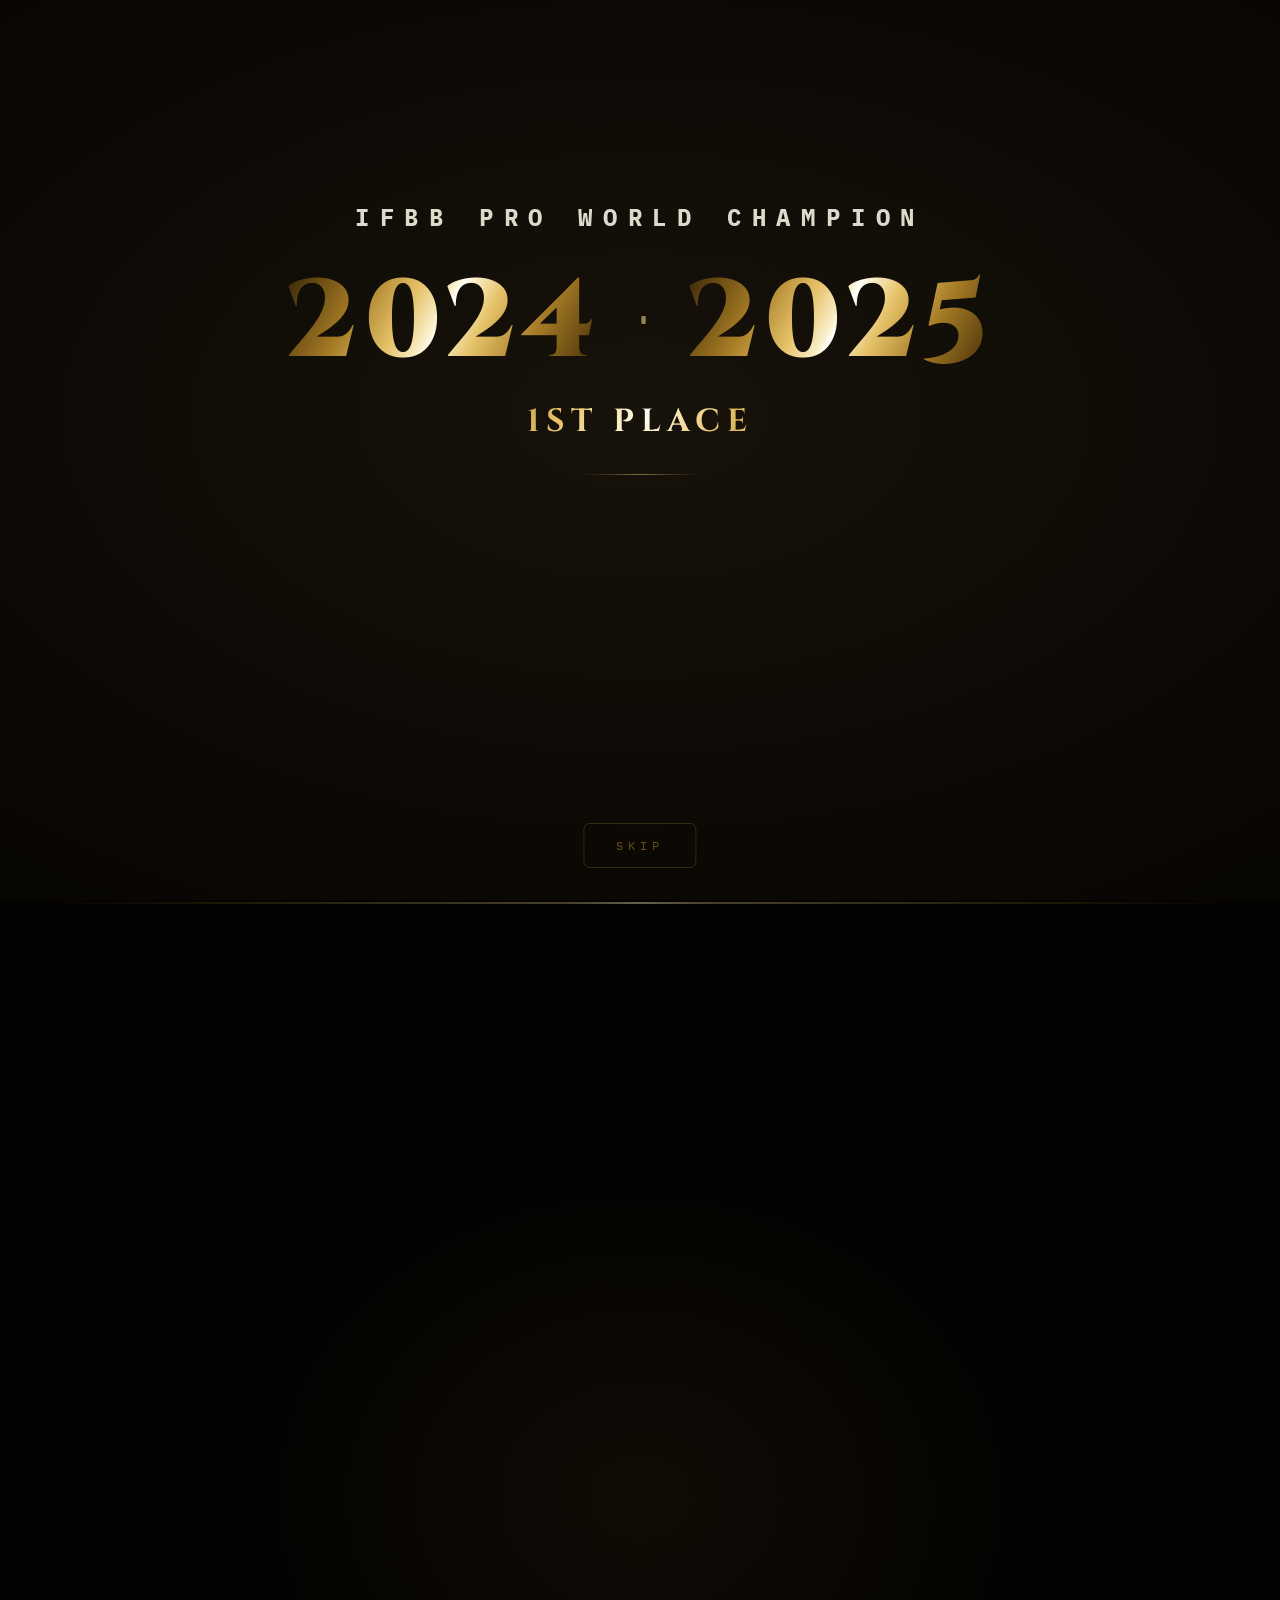
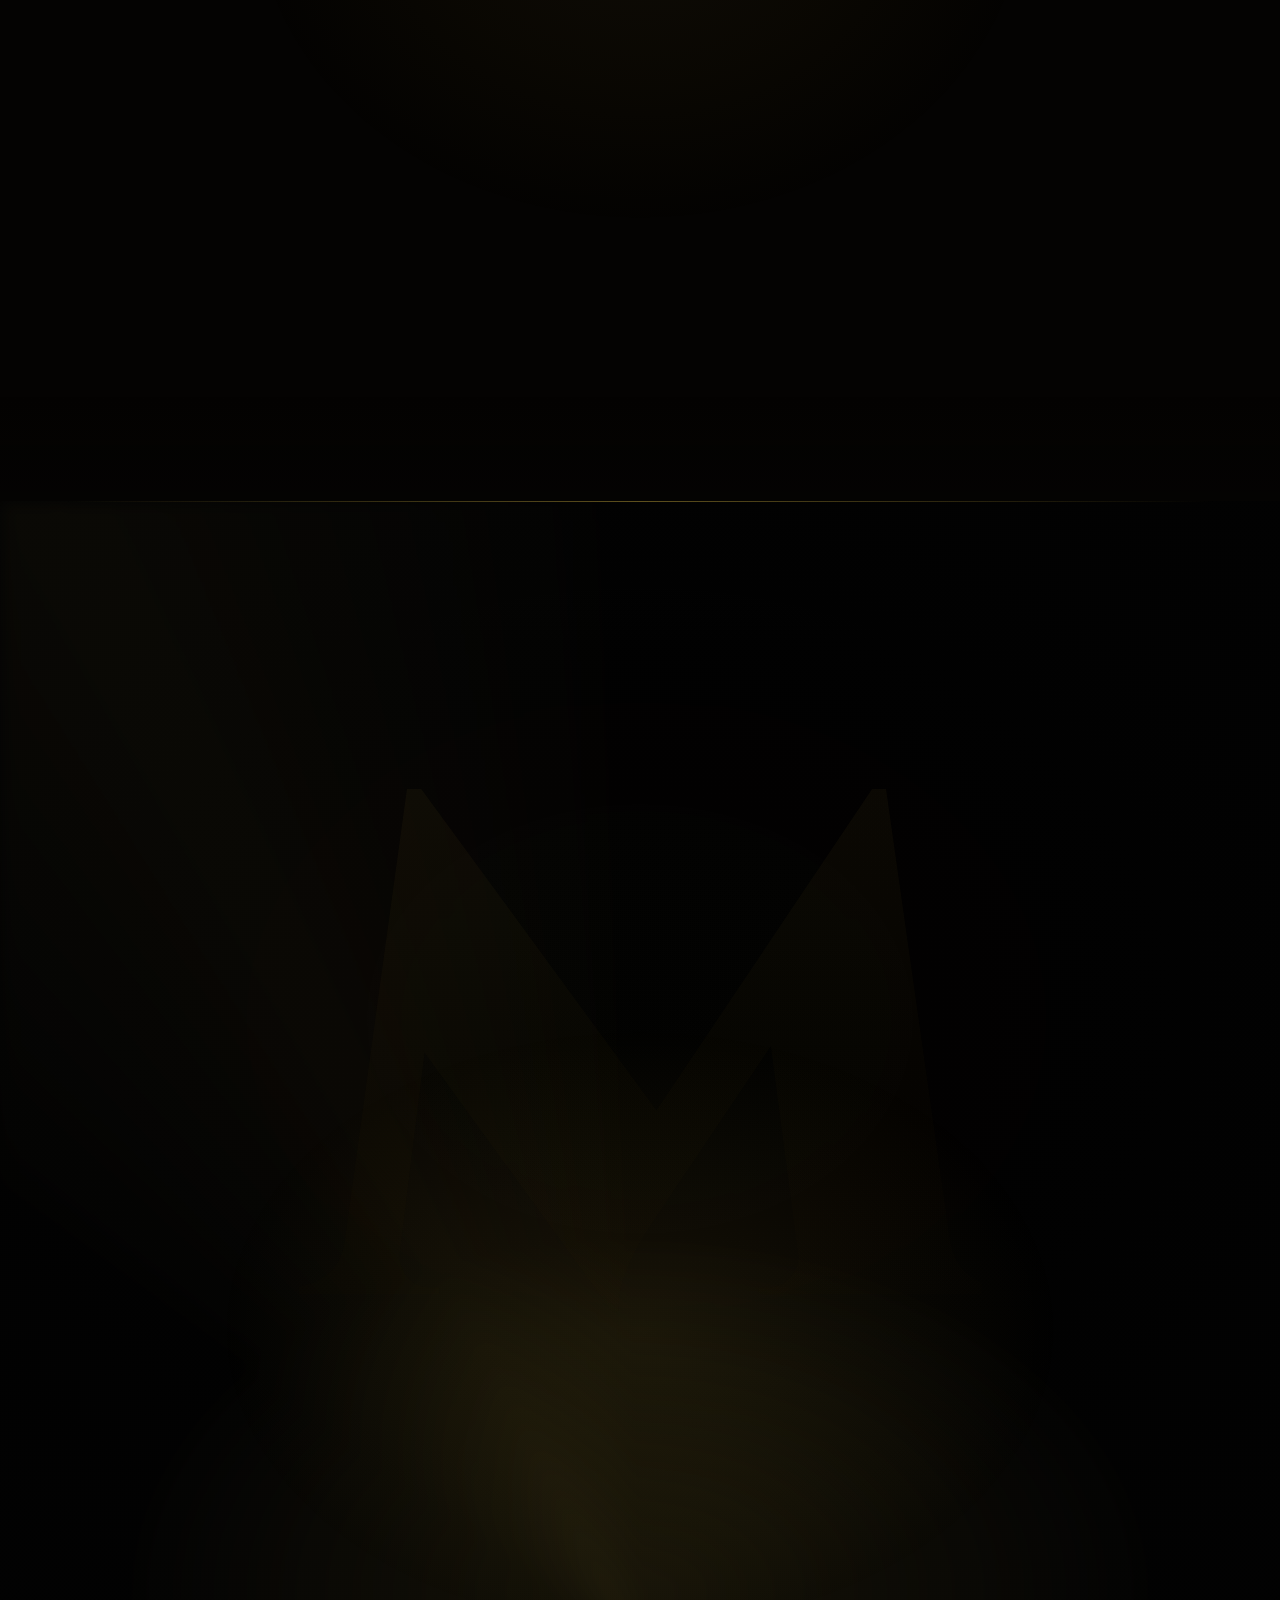
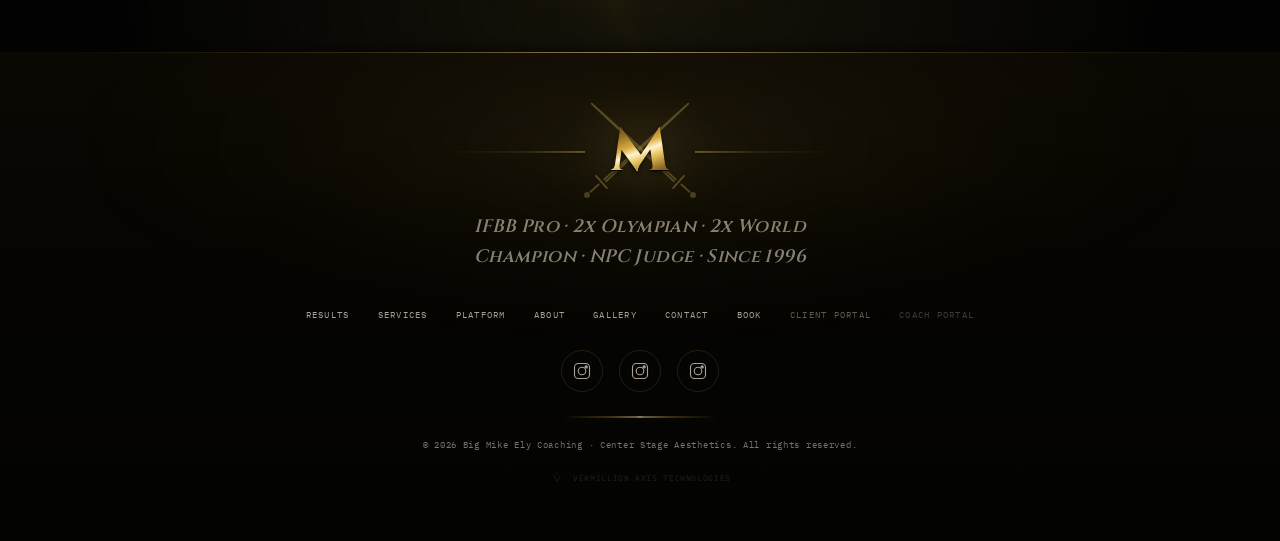
<file: index.html>
<!DOCTYPE html>
<html lang="en">
<head>
<meta charset="UTF-8">
<meta name="viewport" content="width=device-width,initial-scale=1,viewport-fit=cover">
<title>Big Mike Ely | IFBB Pro Bodybuilding Coach — Contest Prep &amp; Online Coaching | Ohio</title>
<meta name="description" content="IFBB Pro Big Mike Ely — 2x World Champion, Olympian, NPC Judge. 50+ athletes turned pro since 1996. Championship-level bodybuilding coaching.">
<meta name="theme-color" content="#020202">
<meta name="color-scheme" content="dark">
<meta http-equiv="Content-Security-Policy" content="default-src 'self'; script-src 'self' 'unsafe-inline'; style-src 'self' 'unsafe-inline'; font-src 'self'; img-src 'self' data: blob: https://img.youtube.com https://ozgemcvnjzqfumpjxwcq.supabase.co; connect-src 'self' https://ozgemcvnjzqfumpjxwcq.supabase.co; frame-src 'none'; object-src 'none'; base-uri 'self'">
<meta name="robots" content="index, follow">
<meta http-equiv="X-Content-Type-Options" content="nosniff">
<meta http-equiv="Permissions-Policy" content="camera=(), microphone=(), geolocation=(), payment=()">
<meta name="referrer" content="strict-origin-when-cross-origin">
<link rel="canonical" href="https://v3vermillion.github.io/Big-Mike/">

<!-- Open Graph -->
<meta property="og:title" content="Big Mike Ely | IFBB Pro Bodybuilding Coach">
<meta property="og:description" content="A platform, not a PDF. Private client portal, branded transformations, real-time coaching — built by a 2× IFBB Pro World Champion.">
<meta property="og:type" content="website">
<meta property="og:url" content="https://v3vermillion.github.io/Big-Mike/">
<!-- Single landscape share card. Previously declared a secondary
     portrait og:image which iMessage/Facebook/LinkedIn scrapers
     preferred over the landscape, producing a garbage crop in
     link previews. One og:image per page, 1200x630, on-brand. -->
<meta property="og:image" content="https://v3vermillion.github.io/Big-Mike/img/platform-social-share.png">
<meta property="og:image:secure_url" content="https://v3vermillion.github.io/Big-Mike/img/platform-social-share.png">
<meta property="og:image:type" content="image/png">
<meta property="og:image:width" content="1200">
<meta property="og:image:height" content="630">
<meta property="og:image:alt" content="Big Mike Ely — IFBB Pro Bodybuilding Coach. 2x World Champion. A Platform, Not a PDF.">

<!-- Twitter -->
<meta name="twitter:card" content="summary_large_image">
<meta name="twitter:title" content="Big Mike Ely — A Platform, Not a PDF">
<meta name="twitter:description" content="2× IFBB Pro World Champion · 50+ Athletes Turned Pro Since 1996 · Private coaching platform with branded transformations.">
<meta name="twitter:image" content="https://v3vermillion.github.io/Big-Mike/img/platform-social-share.png">
<meta name="twitter:image:alt" content="Big Mike Ely Coaching — A Platform, Not a PDF. Real client transformation rendered as a branded comparison.">

<!-- Preload the LCP hero photo — Mike's championship pose, the
     Largest Contentful Paint element on index.html. fetchpriority
     high tells the browser to start the fetch immediately,
     in parallel with HTML parsing. -->
<link rel="preload" as="image" href="img/hero-stage-2025.jpg" fetchpriority="high">

<!-- Preload hero (TODO: serve WebP with <picture> + type="image/webp" when available) -->
<link rel="preload" as="image" href="img/hero-stage-2025.jpg" fetchpriority="high">

<!-- Icons -->
<link rel="icon" type="image/png" sizes="192x192" href="icons/icon-192.png">
<link rel="apple-touch-icon" href="icons/apple-touch-icon.png">

<!-- Fonts -->


<link rel="stylesheet" href="assets/fonts/fonts.css?v=v9">
<!-- Supabase -->


<!-- Structured Data -->
<script type="application/ld+json">
[
  {
    "@context": "https://schema.org",
    "@type": "LocalBusiness",
    "name": "Center Stage Aesthetics",
    "description": "Championship-level bodybuilding coaching by IFBB Pro Big Mike Ely. Contest prep, nutrition planning, posing, and online coaching since 1996.",
    "address": {
      "@type": "PostalAddress",
      "streetAddress": "5139 W 140th St",
      "addressLocality": "Brook Park",
      "addressRegion": "OH",
      "postalCode": "44142",
      "addressCountry": "US"
    },
    "url": "https://v3vermillion.github.io/Big-Mike/",
    "image": "https://v3vermillion.github.io/Big-Mike/img/hero-stage-2025.jpg",
    "founder": {
      "@type": "Person",
      "name": "Big Mike Ely",
      "jobTitle": "IFBB Pro Bodybuilding Coach",
      "description": "2x IFBB Pro World Champion, Olympian, NPC Judge. Coaching since 1996.",
      "sameAs": [
        "https://instagram.com/ifbbpromikeely",
        "https://instagram.com/center_stage_aesthetics"
      ]
    }
  },
  {
    "@context": "https://schema.org",
    "@type": "WebSite",
    "name": "Big Mike Ely | IFBB Pro Bodybuilding Coach",
    "url": "https://v3vermillion.github.io/Big-Mike/"
  },
  {
    "@context": "https://schema.org",
    "@type": "Service",
    "name": "Bodybuilding Coaching",
    "provider": {
      "@type": "Person",
      "name": "Big Mike Ely"
    },
    "description": "1-on-1 training, contest prep, nutrition planning, posing sessions, online coaching, and full coaching packages.",
    "areaServed": {
      "@type": "Country",
      "name": "US"
    }
  }
]
</script>

<link rel="stylesheet" href="css/site.css?v=v9">
</head>
<body>
<a href="#main" class="skip-link">Skip to main content</a>

<!-- BRAND REVEAL -->
<div class="brand-reveal" aria-hidden="true" id="brandReveal">
  <!-- Phase 1: Combined credentials — championship + olympian on one screen -->
  <div class="br-phase" id="brPhase1">
    <div class="br-show-name" id="brShowName">IFBB Pro World Champion</div>
    <div class="br-years">
      <span class="br-year" id="brYear1">2024</span>
      <span class="br-year-dot" id="brYearDot">&bull;</span>
      <span class="br-year" id="brYear2">2025</span>
    </div>
    <div class="br-1st" id="br1st">1st Place</div>
    <div class="br-divider" id="brDivider"></div>
    <div class="br-olympian" id="brOlympian">2&times; Olympian</div>
  </div>
  <!-- Phase 2: Name reveal — swords, corners, gold rule -->
  <div class="br-phase br-name-phase" id="brPhase2">
    <div class="br-swords"><svg viewBox="0 0 160 100" fill="none">
      <path d="M25,85 L75,15 L80,18 L30,88 Z" class="blade-fill"/>
      <line x1="27" y1="86" x2="78" y2="16" stroke-linecap="round"/>
      <line x1="38" y1="72" x2="22" y2="80" stroke-linecap="round"/>
      <line x1="36" y1="68" x2="20" y2="76" stroke-linecap="round"/>
      <path d="M22,84 Q20,88 24,90 Q28,88 26,84" stroke-linecap="round"/>
      <path d="M135,85 L85,15 L80,18 L130,88 Z" class="blade-fill"/>
      <line x1="133" y1="86" x2="82" y2="16" stroke-linecap="round"/>
      <line x1="122" y1="72" x2="138" y2="80" stroke-linecap="round"/>
      <line x1="124" y1="68" x2="140" y2="76" stroke-linecap="round"/>
      <path d="M138,84 Q140,88 136,90 Q132,88 134,84" stroke-linecap="round"/>
      <path d="M74,16 L80,6 L86,16" stroke-linecap="round"/>
      <path d="M77,12 L80,8 L83,12" stroke-linecap="round"/>
    </svg></div>
    <div class="br-dust"><span></span><span></span><span></span><span></span><span></span><span></span><span></span><span></span></div>
    <div class="br-streak"></div>
    <div class="br-corners"><div class="br-corner-tl"></div><div class="br-corner-br"></div></div>
    <div class="br-name-glow"></div>
    <div class="br-kicker">IFBB Pro</div>
    <div class="br-name" id="brName">Big Mike Ely</div>
    <div class="br-rule"></div>
    <div class="br-title">2&times; World Champion &middot; 2&times; Olympian &middot; Coach</div>
  </div>
  <div class="br-skip" onclick="localStorage.setItem('bm_revealed','1');document.getElementById('brandReveal')?.remove();document.body.style.overflow='';if(typeof _activatePostReveal==='function')_activatePostReveal();document.querySelectorAll('.hero h1,.hero-sub,.hero-ctas').forEach(function(el){el.style.cssText+='opacity:1!important'})" style="position:absolute;bottom:max(32px,env(safe-area-inset-bottom,32px));left:50%;transform:translateX(-50%);z-index:10;cursor:pointer;font-family:var(--mono);font-size:12px;letter-spacing:.4em;color:rgba(212,168,40,.45);padding:12px 32px;border:1px solid rgba(212,168,40,.2);border-radius:6px;transition:color .2s,border-color .2s,background .2s;-webkit-tap-highlight-color:transparent" onmouseover="this.style.color='rgba(212,168,40,.8)';this.style.borderColor='rgba(212,168,40,.4)';this.style.background='rgba(212,168,40,.06)'" onmouseout="this.style.color='rgba(212,168,40,.45)';this.style.borderColor='rgba(212,168,40,.2)';this.style.background='transparent'">SKIP</div>
</div>

<!-- GRAIN + VIGNETTE -->
<div class="grain-ov" aria-hidden="true"></div>
<div class="vignette" aria-hidden="true"></div>
<div class="atmos-mesh" aria-hidden="true"></div>

<!-- NAV -->
<nav class="nav" id="nav">
  <a href="index.html" class="nav-home" aria-label="Big Mike Ely — Home">
    <span class="nav-sigil">M</span>
    <div class="nav-tag"><span>Mike Ely</span>IFBB Pro</div>
  </a>
  <div class="nav-links">
    <a href="results.html">Results</a>
    <span class="nav-sep"></span>
    <a href="services.html">Services</a>
    <span class="nav-sep"></span>
    <a href="about.html">About</a>
    <span class="nav-sep"></span>
    <a href="gallery.html">Gallery</a>
    <span class="nav-sep"></span>
    <a href="contact.html">Contact</a>
    <a href="onboard.html" class="nav-cta">Start Here</a>
  </div>
  <button class="nav-burger" id="navBurger" aria-label="Open menu"><span class="burger-text">MENU</span></button>
</nav>

<!-- MOBILE MENU -->
<div class="mm" id="mm" role="dialog" aria-modal="true">
  <div class="mm-corner-tl"></div><div class="mm-corner-br"></div>
  <button class="mm-close" id="mmClose" aria-label="Close menu">&times;</button>
  <a href="index.html" class="mm-link">Home</a>
  <a href="results.html" class="mm-link">Results</a>
  <a href="services.html" class="mm-link">Services</a>
  <a href="about.html" class="mm-link">About</a>
  <a href="gallery.html" class="mm-link">Gallery</a>
  <a href="contact.html" class="mm-link">Contact</a>
  <a href="onboard.html" class="mm-cta">Start Here</a>
  <a href="portal.html" class="mm-existing" aria-label="Already a client? Sign in">Already a client? <span>Sign in &rarr;</span></a>
  <div class="mm-badge">IFBB Pro Big Mike Ely</div>
</div>

<!-- HERO -->
<div class="film-grain" aria-hidden="true"></div>
<main id="main">
<section class="hero">
  <div class="hero-bg hero-bg-1" role="img" aria-label="Big Mike Ely — 2× IFBB Pro World Champion wearing crown on stage"></div>
  <div class="hero-desktop-layer" aria-hidden="true"></div>
  <div class="hero-rays" aria-hidden="true"></div>
  <div class="hero-chroma" aria-hidden="true"></div>
  <div class="hero-ov"></div>
  <div class="hero-sculpt" aria-hidden="true"></div>
  <div class="hero-leak" aria-hidden="true"></div>
  <div class="hero-atmos" aria-hidden="true">
    <div class="hero-orb hero-orb-1"></div>
    <div class="hero-orb hero-orb-2"></div>
    <div class="hero-orb hero-orb-3"></div>
  </div>
  <div class="hero-warmth" aria-hidden="true"></div>
  <div class="hero-flare" aria-hidden="true"></div>
  <div class="hero-breath" aria-hidden="true"></div>
  <div class="hero-dust" aria-hidden="true">
    <span></span><span></span><span></span><span></span>
    <span></span><span></span><span></span><span></span>
  </div>
  <div class="hero-content">
    <h1>BIG MIKE ELY</h1>
    <p class="hero-sub">Trainer of Champions</p>
    <div class="hero-ctas">
      <a href="book.html" class="btn-p">Book a Session</a>
      <a href="results.html" class="btn-s">See the Results</a>
    </div>
  </div>
  <div class="hero-corners" aria-hidden="true"></div>
  <button type="button" class="hero-scroll" id="heroScroll" aria-label="Scroll to next section" onclick="window.scrollTo({top:window.innerHeight*0.95,behavior:'smooth'})">
    <span class="hs-label">SCROLL</span>
    <svg width="22" height="22" viewBox="0 0 24 24" fill="none" stroke="currentColor" stroke-width="1.5" stroke-linecap="round" stroke-linejoin="round"><path d="M12 5v14M5 12l7 7 7-7"/></svg>
  </button>
</section>

<!-- THE COMPANY HE KEEPS — mentors, icons & family (relocated from About) -->
<section class="section" id="company">
  <div class="inner">
    <h2 class="s-head reveal">In Good Company</h2>
    <div class="about-photos reveal">
      <div class="circle-photo" onclick="openLB(this)" role="button" tabindex="0" onkeydown="if(event.key==='Enter'||event.key===' '){event.preventDefault();openLB(this)}">
        <img src="img/about-hany-rambod.jpg" alt="Mike with Hany Rambod — The Pro Creator" loading="lazy" decoding="async" style="object-position:left 30% top 20%">
        <div class="circle-label">With Hany Rambod</div>
      </div>
      <div class="circle-photo" onclick="openLB(this)" role="button" tabindex="0" onkeydown="if(event.key==='Enter'||event.key===' '){event.preventDefault();openLB(this)}">
        <img src="img/about-tom-platz.jpg" alt="Mike with Tom Platz — The Quadfather" loading="lazy" decoding="async" style="object-position:center 15%">
        <div class="circle-label">With Tom Platz</div>
      </div>
      <div class="circle-photo" onclick="openLB(this)" role="button" tabindex="0" onkeydown="if(event.key==='Enter'||event.key===' '){event.preventDefault();openLB(this)}">
        <img src="img/about-jay-cutler.jpg" alt="Mike with Jay Cutler — 4x Mr. Olympia" loading="lazy" decoding="async" style="object-position:center 30%">
        <div class="circle-label">With Jay Cutler</div>
      </div>
      <div class="circle-photo" onclick="openLB(this)" role="button" tabindex="0" onkeydown="if(event.key==='Enter'||event.key===' '){event.preventDefault();openLB(this)}">
        <img src="img/about-lifestyle.jpg" alt="Mike with Mrs. Ely" loading="lazy" decoding="async" style="object-position:center 25%">
        <div class="circle-label">Mike &amp; Mrs. Ely</div>
      </div>
      <div class="circle-photo" onclick="openLB(this)" role="button" tabindex="0" onkeydown="if(event.key==='Enter'||event.key===' '){event.preventDefault();openLB(this)}">
        <img src="img/about-dad.jpg" alt="Mike with his father" loading="lazy" decoding="async" style="object-position:center 25%">
        <div class="circle-label">Like father, like son</div>
      </div>
      <div class="circle-photo" onclick="openLB(this)" role="button" tabindex="0" onkeydown="if(event.key==='Enter'||event.key===' '){event.preventDefault();openLB(this)}">
        <img src="img/gallery-gym-recent.jpg" alt="Mike Ely at the gym" loading="lazy" decoding="async" style="object-position:center 20%">
        <div class="circle-label">In the Trenches</div>
      </div>
    </div>
  </div>
</section>
<div class="gw-sm"></div>

<div class="gw-crimson" style="margin-top:8px"></div>

<section class="cta cta-rich">
  <div class="cta-bg"></div><div class="cta-ov"></div>
  <div class="cta-watermark" aria-hidden="true">M</div>
  <div class="cta-rays" aria-hidden="true"></div>
  <div class="cta-inner reveal-scale">

    <div class="cta-trust">
      <span class="cta-trust-item"><strong>50+</strong><span>Athletes<br>Turned Pro</span></span>
      <span class="cta-trust-sep"></span>
      <span class="cta-trust-item"><strong>30<sup>+</sup></strong><span>Years<br>Coaching</span></span>
      <span class="cta-trust-sep"></span>
      <span class="cta-trust-item"><strong>2&times;</strong><span>IFBB Pro<br>World Champion</span></span>
      <span class="cta-trust-sep"></span>
      <span class="cta-trust-item"><strong>NPC</strong><span>Judge</span></span>
    </div>

    <span class="cta-tag">Ready for the next chapter?</span>
    <h2 class="cta-headline">Work directly with a<br><em>2&times; World Champion.</em></h2>
    <p class="cta-lede">Private coaching. No middle-man, no handoffs to a junior coach. Every program built by Mike, every check-in answered by Mike. The same protocols that built pros for thirty years &mdash; now built for you.</p>

    <div class="cta-actions">
      <a href="contact.html" class="btn-p">Work with Mike
        <svg width="12" height="12" viewBox="0 0 24 24" fill="none" stroke="currentColor" stroke-width="2.5" stroke-linecap="round" stroke-linejoin="round" aria-hidden="true"><path d="M5 12h14M12 5l7 7-7 7"/></svg>
      </a>
      <a href="services.html" class="btn-s">See the Services</a>
    </div>

    <div class="cta-foot">
      <div class="cta-sig">
        <svg class="cta-sig-glyph" viewBox="0 0 120 44" fill="none" stroke="currentColor" stroke-width="1.6" stroke-linecap="round" stroke-linejoin="round" aria-hidden="true">
          <path d="M4 28 C 12 8, 22 8, 26 28 C 30 40, 36 38, 40 24 C 44 10, 52 10, 56 26 C 60 40, 68 34, 72 22 C 76 10, 86 14, 92 26 C 96 34, 104 32, 112 22" opacity=".9"/>
          <line x1="6" y1="38" x2="114" y2="38" opacity=".25"/>
        </svg>
        <span class="cta-sig-cap">&mdash; Mike Ely &middot; IFBB Pro</span>
      </div>
      <div class="cta-avail">
        <span class="cta-avail-dot" aria-hidden="true"></span>
        Accepting a limited roster this season &middot; serious inquiries only
      </div>
    </div>

  </div>
</section>

</main>
<!-- FOOTER -->
<footer class="footer">
  <div class="footer-swords" aria-hidden="true"><svg viewBox="0 0 130 110" fill="none"><defs><g id="fsw"><circle cx="23" cy="89.5" r="2.3"/><line x1="25.7" y1="87.1" x2="32.2" y2="81.2"/><line x1="30.1" y1="74.4" x2="38.7" y2="84"/><path d="M36.7 77.2 L103.2 17.2 L38.1 78.8"/></g></defs><use href="#fsw"/><use href="#fsw" transform="matrix(-1 0 0 1 130 0)"/></svg></div>
  <div class="footer-mark">M</div>
  <div class="footer-sig">IFBB Pro &middot; 2x Olympian &middot; 2x World Champion &middot; NPC Judge &middot; Since 1996</div>
  <div class="footer-links">
    <a href="results.html">Results</a><a href="services.html">Services</a><a href="platform.html">Platform</a><a href="about.html">About</a><a href="gallery.html">Gallery</a><a href="contact.html">Contact</a><a href="book.html">Book</a>
    <a href="portal.html" style="opacity:.55">Client Portal</a><a href="app.html" style="opacity:.35">Coach Portal</a>
  </div>
  <div class="footer-social">
    <a href="https://instagram.com/ifbbpromikeely" target="_blank" rel="noopener" aria-label="Big Mike Ely on Instagram" title="@ifbbpromikeely"><svg width="18" height="18" viewBox="0 0 24 24" fill="none" stroke="currentColor" stroke-width="1.5"><rect x="2" y="2" width="20" height="20" rx="5"/><circle cx="12" cy="12" r="5"/><circle cx="17.5" cy="6.5" r="1.5" fill="currentColor"/></svg></a>
    <a href="https://instagram.com/center_stage_aesthetics" target="_blank" rel="noopener" aria-label="Center Stage Aesthetics"><svg width="18" height="18" viewBox="0 0 24 24" fill="none" stroke="currentColor" stroke-width="1.5"><rect x="2" y="2" width="20" height="20" rx="5"/><circle cx="12" cy="12" r="5"/><circle cx="17.5" cy="6.5" r="1.5" fill="currentColor"/></svg></a>
    <a href="https://instagram.com/osigym" target="_blank" rel="noopener" aria-label="Old School Iron Gym on Instagram" title="@osigym — Old School Iron Gym"><svg width="18" height="18" viewBox="0 0 24 24" fill="none" stroke="currentColor" stroke-width="1.5"><rect x="2" y="2" width="20" height="20" rx="5"/><circle cx="12" cy="12" r="5"/><circle cx="17.5" cy="6.5" r="1.5" fill="currentColor"/></svg></a>
  </div>
  <div class="gw" style="max-width:160px;margin:0 auto 20px"></div>
  <div class="footer-copy">&copy; 2026 Big Mike Ely Coaching &middot; Center Stage Aesthetics. All rights reserved.</div>
  <a href="https://www.vermillionaxis.tech" target="_blank" rel="noopener" class="vat">
    <svg width="16" height="20" viewBox="0 0 28 34" fill="none"><line x1="8" y1="10" x2="14" y2="22" stroke="currentColor" stroke-width="1.2"/><line x1="20" y1="10" x2="14" y2="22" stroke="currentColor" stroke-width="1.2"/><circle cx="14" cy="7" r="1.5" fill="currentColor" opacity=".5"/></svg>
    Vermillion Axis Technologies
  </a>
</footer>

<!-- LIGHTBOX -->
<div class="lightbox" id="lb" onclick="closeLB()" role="dialog" aria-modal="true" aria-label="Photo lightbox">
  <button class="lb-close" aria-label="Close">&times;</button>
  <button class="lb-arr lb-prev" onclick="event.stopPropagation();navLB(-1)" aria-label="Previous">&#8249;</button>
  <div class="lb-img-wrap" id="lbImgWrap" onclick="event.stopPropagation()">
    <img id="lbImg" alt="">
  </div>
  <button class="lb-arr lb-next" onclick="event.stopPropagation();navLB(1)" aria-label="Next">&#8250;</button>
  <div class="lb-info" id="lbInfo">
    <div class="lb-counter" id="lbCounter"></div>
    <div class="lb-cat" id="lbCat"></div>
  </div>
</div>

<script src="js/site.js?v=v9" defer></script>
</body>
</html>
</file>
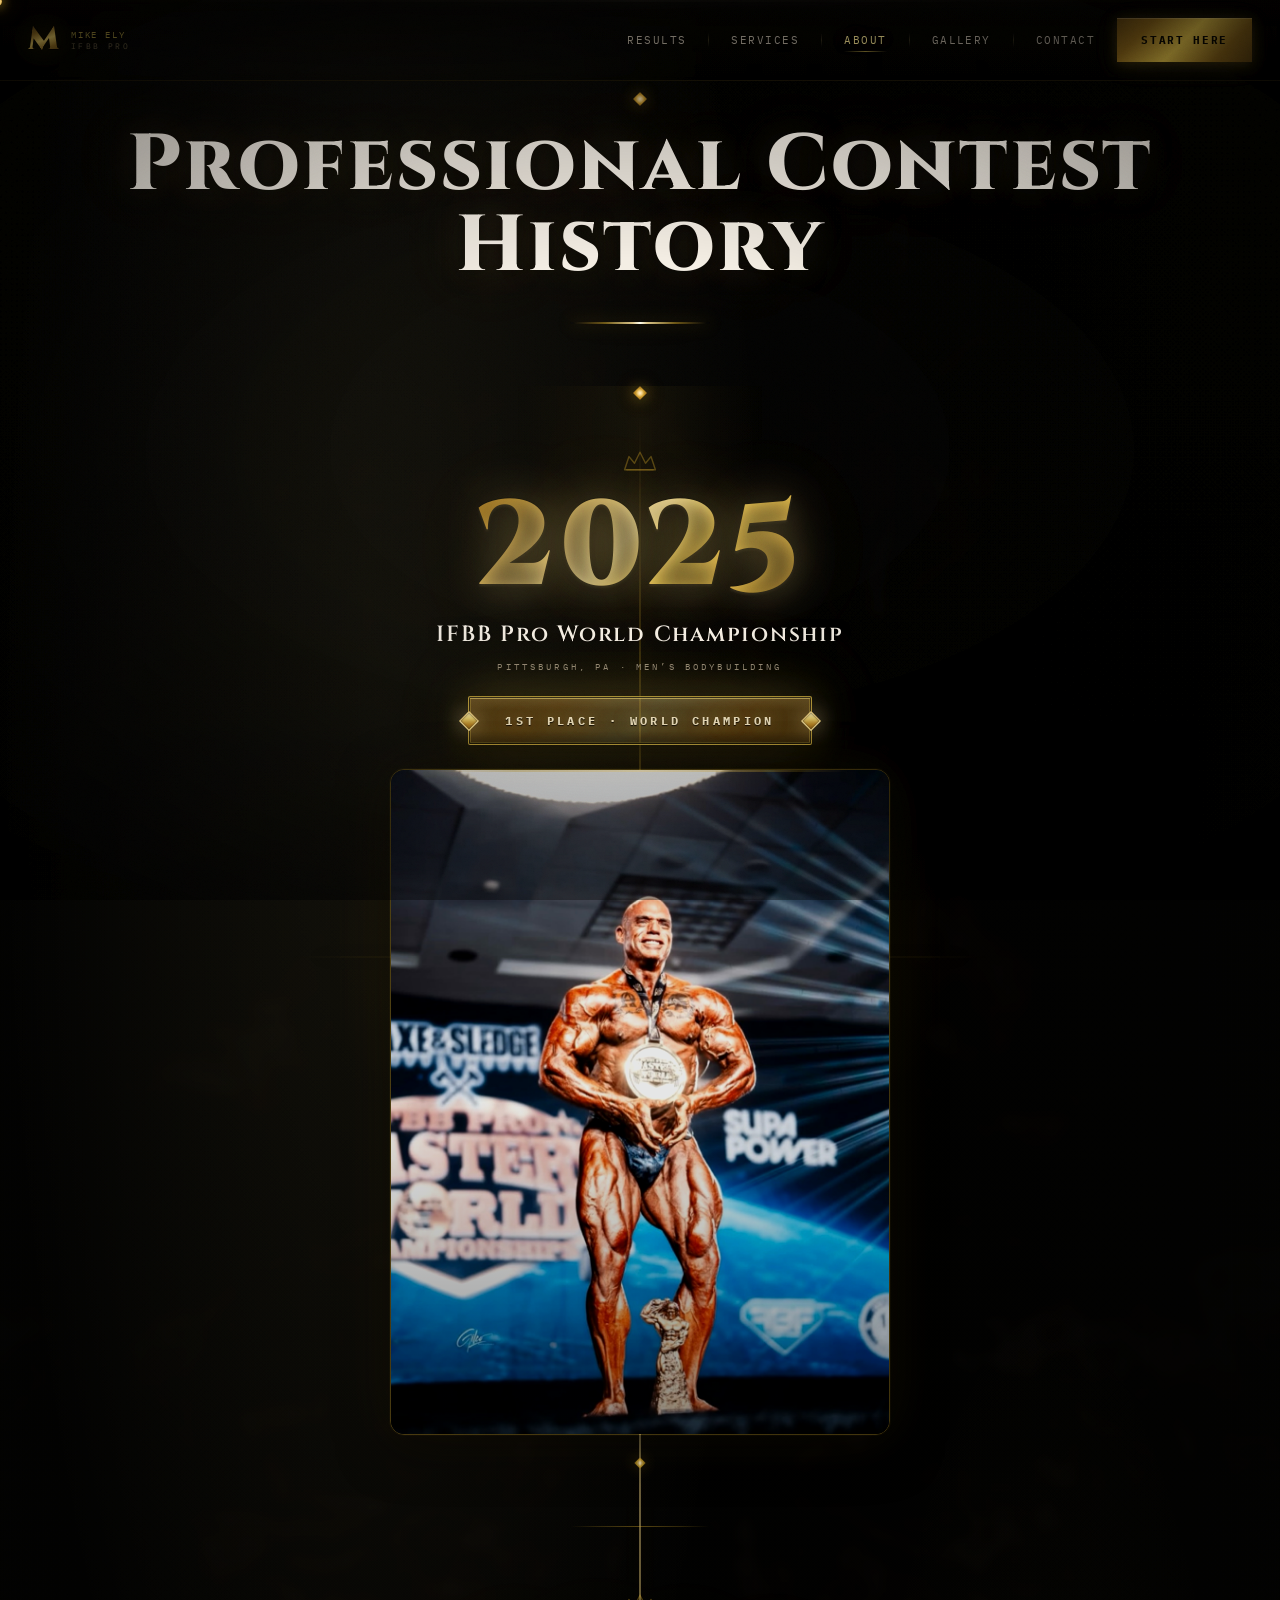
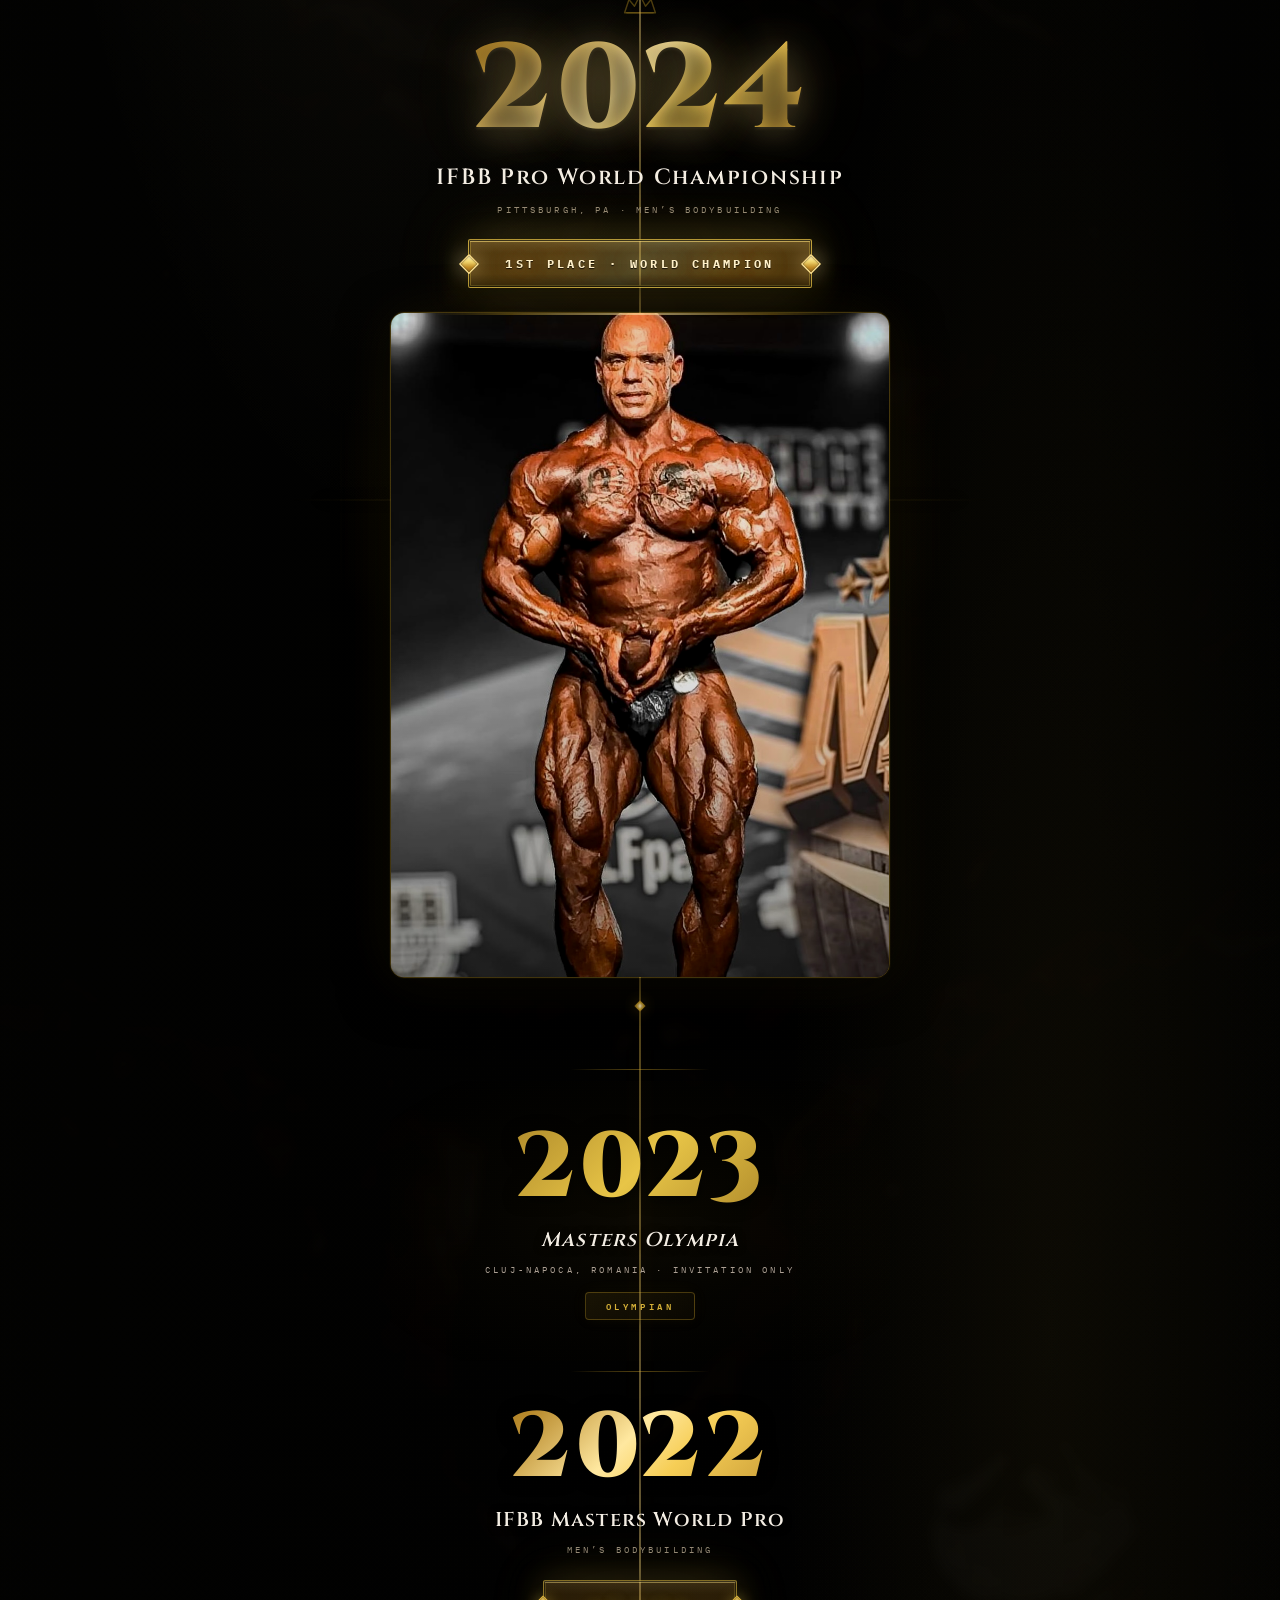
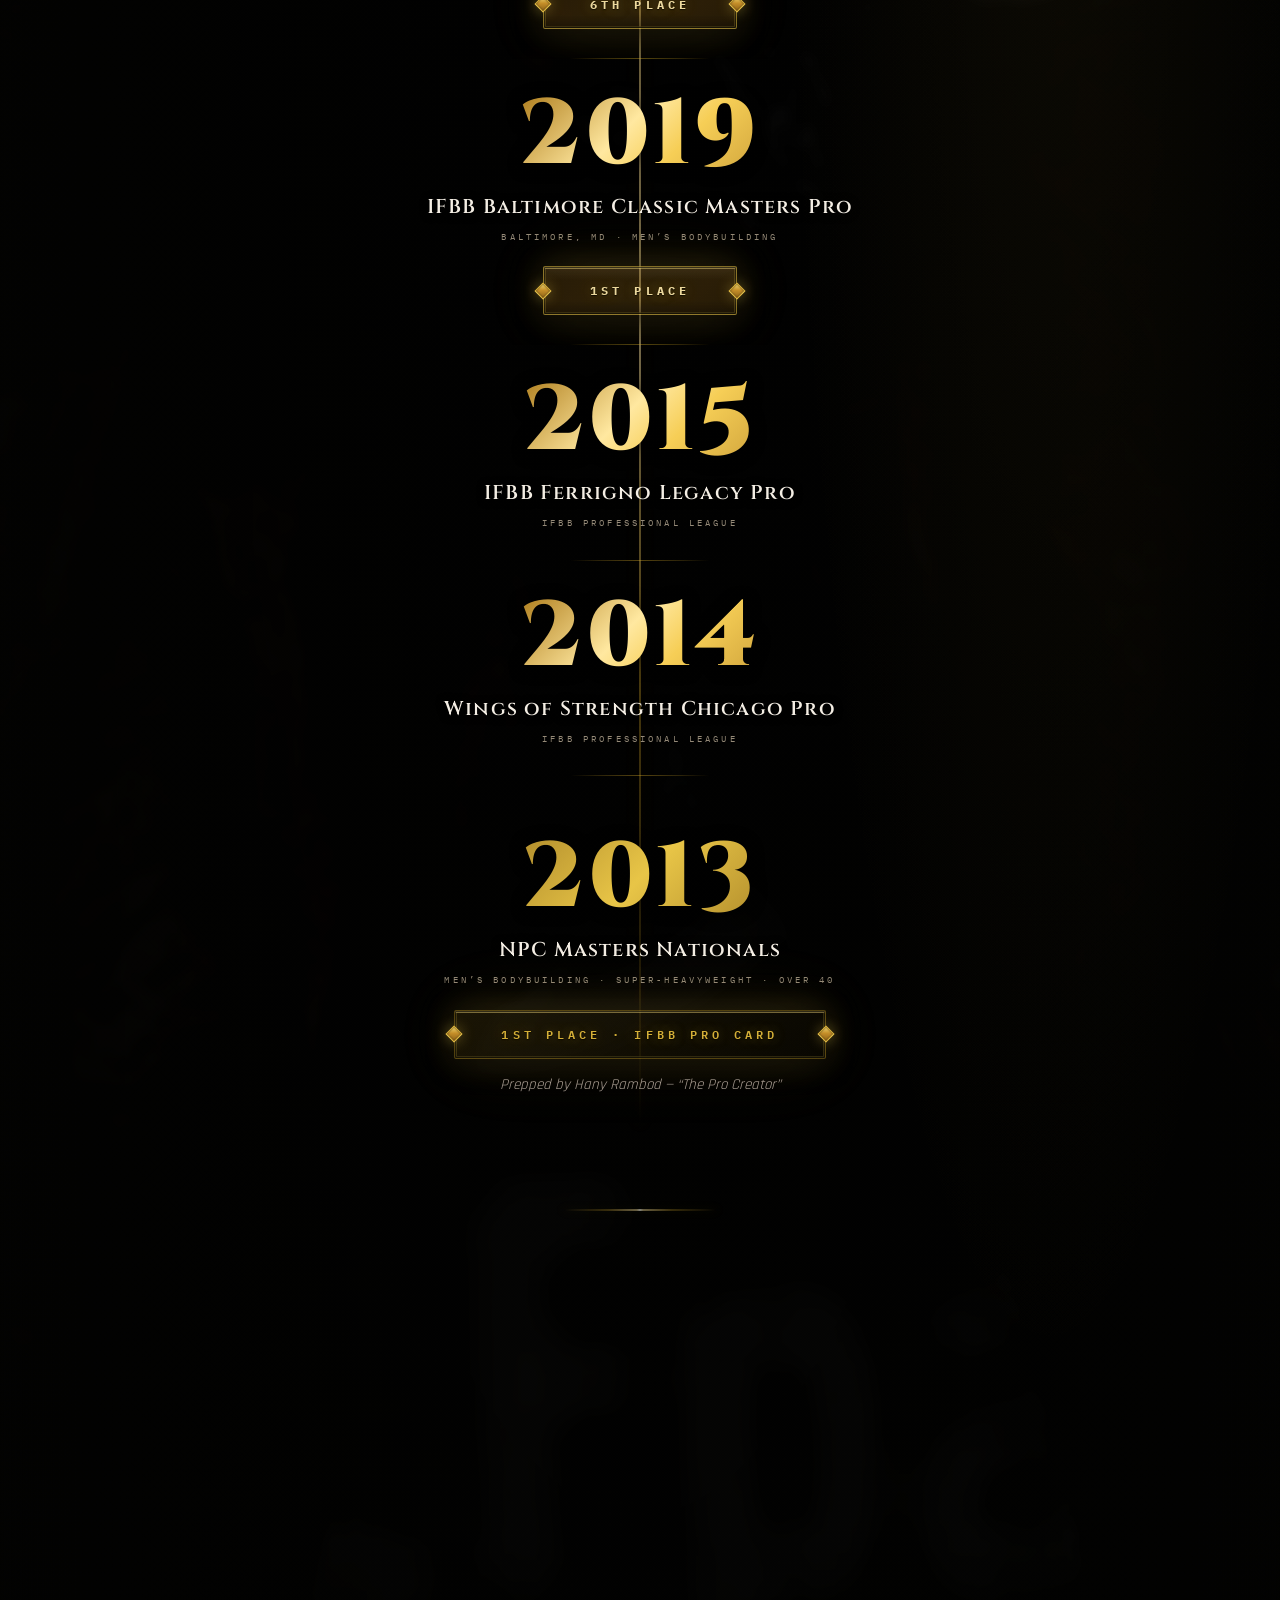
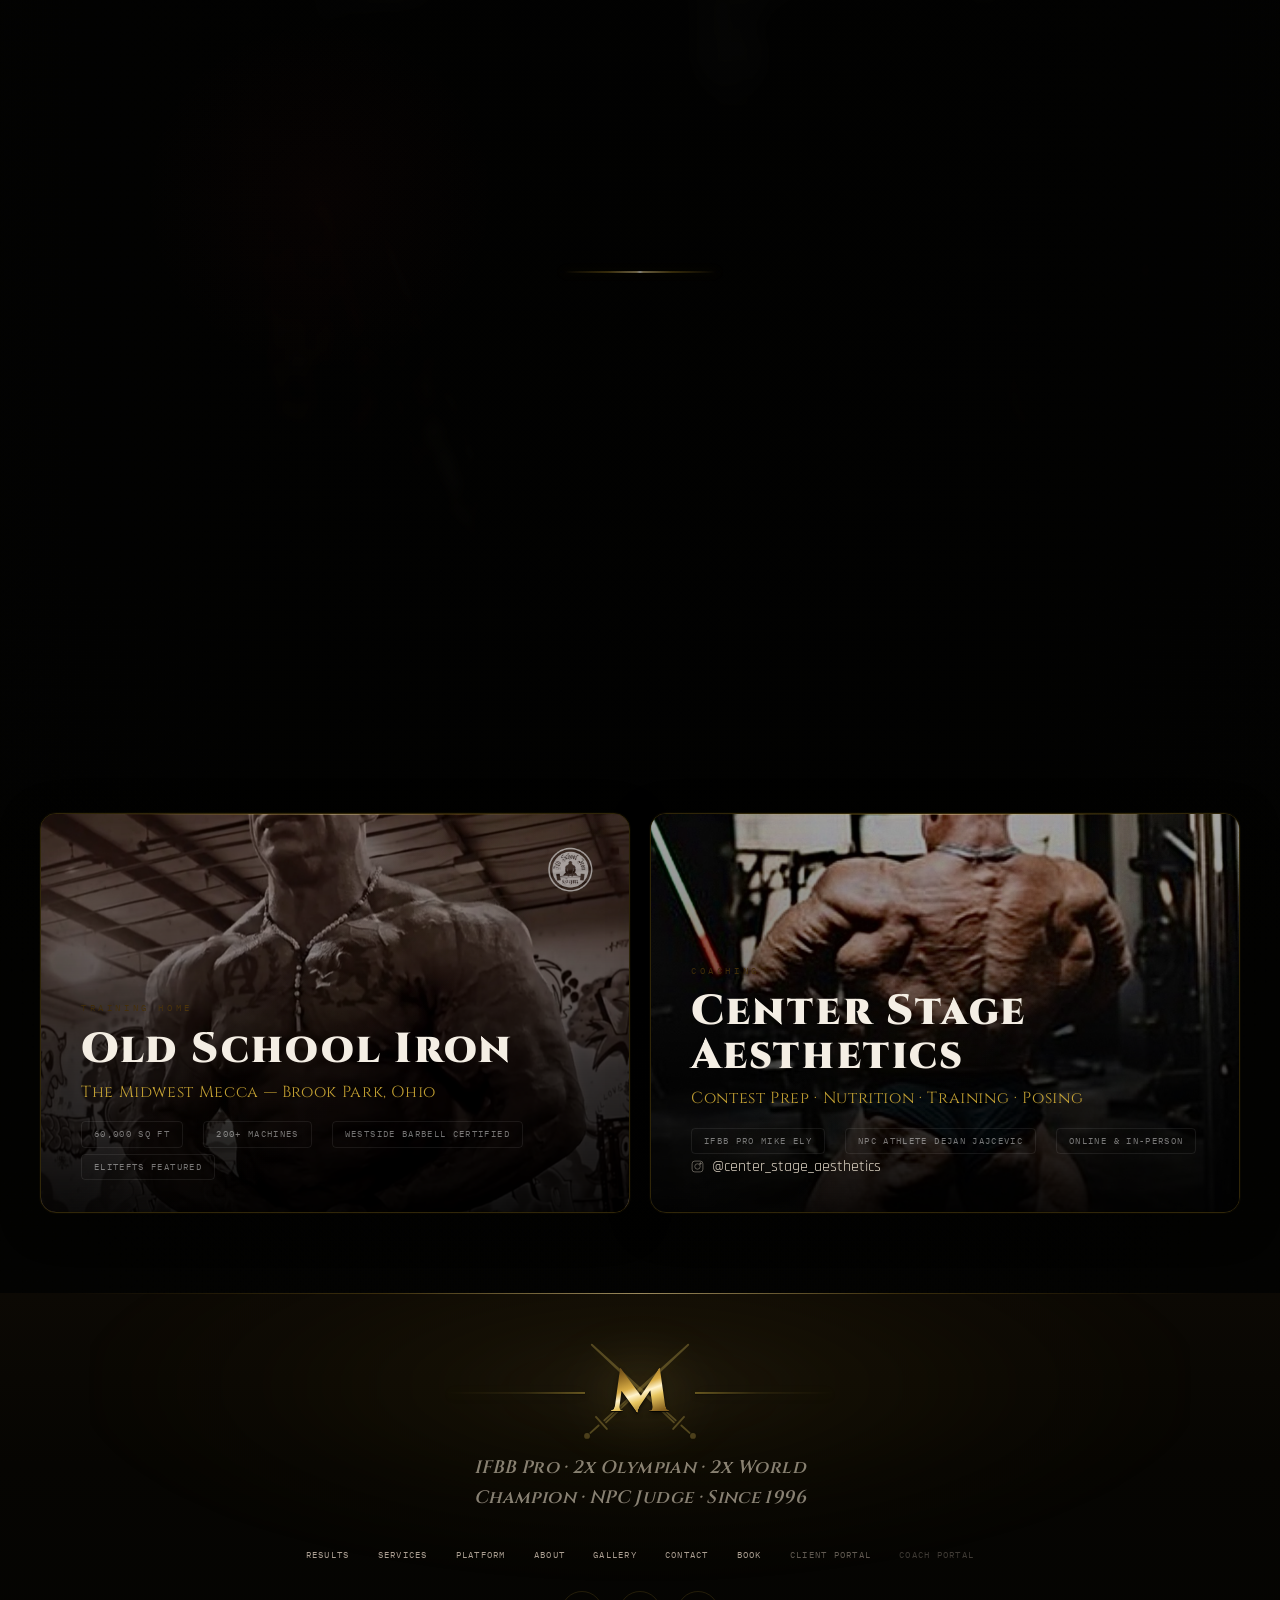
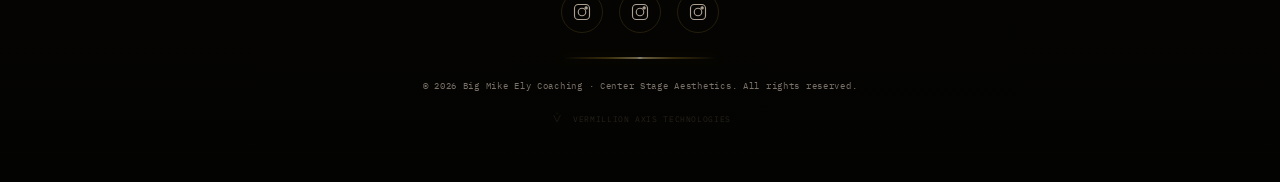
<file: about.html>
<!DOCTYPE html>
<html lang="en">
<head>
<meta charset="UTF-8">
<meta name="viewport" content="width=device-width,initial-scale=1,viewport-fit=cover">
<title>About Big Mike Ely — 2× IFBB Pro World Champion, Olympian, NPC Judge</title>
<meta name="description" content="A 2× IFBB Pro World Champion and 2× Olympian, Mike has coached since 1996 from Old School Iron in Ohio. Credentials, professional contest history, and the people in his world.">
<meta name="theme-color" content="#020202">
<meta name="color-scheme" content="dark">
<meta http-equiv="Content-Security-Policy" content="default-src 'self'; script-src 'self' 'unsafe-inline'; style-src 'self' 'unsafe-inline'; font-src 'self'; img-src 'self' data: blob: https://img.youtube.com https://ozgemcvnjzqfumpjxwcq.supabase.co; connect-src 'self' https://ozgemcvnjzqfumpjxwcq.supabase.co; frame-src https://www.youtube-nocookie.com; object-src 'none'; base-uri 'self'">
<meta name="robots" content="index, follow">
<meta http-equiv="X-Content-Type-Options" content="nosniff">
<meta http-equiv="Permissions-Policy" content="camera=(), microphone=(), geolocation=(), payment=()">
<meta name="referrer" content="strict-origin-when-cross-origin">
<link rel="canonical" href="https://v3vermillion.github.io/Big-Mike/about.html">

<!-- Open Graph -->
<meta property="og:title" content="About Big Mike Ely | 2× IFBB Pro World Champion">
<meta property="og:description" content="2× IFBB Pro World Champion · 2× Olympian · NPC Judge · Coaching since 1996.">
<meta property="og:type" content="website">
<meta property="og:url" content="https://v3vermillion.github.io/Big-Mike/about.html">
<meta property="og:image" content="https://v3vermillion.github.io/Big-Mike/img/platform-social-share.png">
<meta property="og:image:width" content="1200">
<meta property="og:image:height" content="630">
<meta property="og:image:alt" content="Big Mike Ely Coaching — 2× IFBB Pro World Champion">

<!-- Twitter -->
<meta name="twitter:card" content="summary_large_image">
<meta name="twitter:title" content="About Big Mike Ely | 2× IFBB Pro World Champion">
<meta name="twitter:description" content="2× IFBB Pro World Champion · 2× Olympian · NPC Judge · Coaching since 1996.">
<meta name="twitter:image" content="https://v3vermillion.github.io/Big-Mike/img/platform-social-share.png">

<!-- Icons -->
<link rel="icon" type="image/png" sizes="192x192" href="icons/icon-192.png">
<link rel="apple-touch-icon" href="icons/apple-touch-icon.png">

<!-- Fonts -->


<link rel="stylesheet" href="assets/fonts/fonts.css?v=v9">
<!-- Shared site styles — single source of truth, cached across pages -->
<link rel="stylesheet" href="css/site.css?v=v9">

<!-- Person schema — canonical bio for knowledge graph -->
<script type="application/ld+json">
{
  "@context": "https://schema.org",
  "@type": "Person",
  "name": "Big Mike Ely",
  "alternateName": "Michael Ely",
  "jobTitle": "IFBB Pro Bodybuilding Coach",
  "description": "2× IFBB Pro World Champion, 2× Masters Olympian, NPC National Judge. Coaching championship-level bodybuilding since 1996 from Old School Iron Gym in Brook Park, Ohio.",
  "url": "https://v3vermillion.github.io/Big-Mike/about.html",
  "image": "https://v3vermillion.github.io/Big-Mike/img/hero-stage-2025.jpg",
  "nationality": "US",
  "alumniOf": {
    "@type": "CollegeOrUniversity",
    "name": "Bowling Green State University"
  },
  "knowsAbout": [
    "Bodybuilding",
    "Contest Prep",
    "Sports Nutrition",
    "Anabolic Steroids Protocols",
    "Posing",
    "Exercise Science"
  ],
  "award": [
    "2025 IFBB Pro World Championship — 1st Place, Men's Bodybuilding",
    "2024 IFBB Pro World Championship — 1st Place, Men's Bodybuilding",
    "2023 Masters Olympia — Olympian",
    "2022 IFBB Masters World Pro — 6th Place",
    "2019 IFBB Baltimore Classic Masters Pro — 1st Place",
    "2013 NPC Masters Nationals — 1st Place, IFBB Pro Card"
  ],
  "worksFor": {
    "@type": "LocalBusiness",
    "name": "Center Stage Aesthetics",
    "url": "https://v3vermillion.github.io/Big-Mike/"
  },
  "sameAs": [
    "https://instagram.com/ifbbpromikeely",
    "https://instagram.com/center_stage_aesthetics"
  ]
}
</script>
</head>
<body>
<a href="#main" class="skip-link">Skip to main content</a>

<!-- GRAIN + VIGNETTE — atmospheric, cheap, consistent with brand system -->
<div class="grain-ov" aria-hidden="true"></div>
<div class="vignette" aria-hidden="true"></div>
<div class="atmos-mesh" aria-hidden="true"></div>
<div class="film-grain" aria-hidden="true"></div>

<!-- NAV -->
<nav class="nav" id="nav">
  <a href="index.html" class="nav-home" aria-label="Big Mike Ely — Home">
    <span class="nav-sigil">M</span>
    <div class="nav-tag"><span>Mike Ely</span>IFBB Pro</div>
  </a>
  <div class="nav-links">
    <a href="results.html">Results</a>
    <span class="nav-sep"></span>
    <a href="services.html">Services</a>
    <span class="nav-sep"></span>
    <a href="about.html">About</a>
    <span class="nav-sep"></span>
    <a href="gallery.html">Gallery</a>
    <span class="nav-sep"></span>
    <a href="contact.html">Contact</a>
    <a href="onboard.html" class="nav-cta">Start Here</a>
  </div>
  <button class="nav-burger" id="navBurger" aria-label="Open menu"><span class="burger-text">MENU</span></button>
</nav>

<!-- MOBILE MENU -->
<div class="mm" id="mm" role="dialog" aria-modal="true">
  <div class="mm-corner-tl"></div><div class="mm-corner-br"></div>
  <button class="mm-close" id="mmClose" aria-label="Close menu">&times;</button>
  <a href="index.html" class="mm-link">Home</a>
  <a href="results.html" class="mm-link">Results</a>
  <a href="services.html" class="mm-link">Services</a>
  <a href="about.html" class="mm-link">About</a>
  <a href="gallery.html" class="mm-link">Gallery</a>
  <a href="contact.html" class="mm-link">Contact</a>
  <a href="onboard.html" class="mm-cta">Start Here</a>
  <a href="portal.html" class="mm-existing" aria-label="Already a client? Sign in">Already a client? <span>Sign in &rarr;</span></a>
  <div class="mm-badge">IFBB Pro Big Mike Ely</div>
</div>

<main id="main">
<!-- ABOUT — WHO IS BIG MIKE ELY -->
<section class="section" id="about" style="background:var(--surfGrad)">
  <div class="section-ambient" aria-hidden="true"><div class="section-ambient-img"></div></div>
  <div class="section-corners" aria-hidden="true"></div>
  <div class="inner">
    <h2 class="s-head reveal">Professional Contest History</h2>

    <!-- ACHIEVEMENT MONUMENTS — each title as its own memorial -->
    <div class="monuments reveal">

      <!-- THE CROWNS — World Championship victories -->
      <div class="monument monument-crown">
        <div class="monument-halo"></div>
        <div class="monument-rays"></div>
        <svg class="monument-crown-icon" viewBox="0 0 32 20"><path d="M2,18 L6,6 L11,12 L16,2 L21,12 L26,6 L30,18 Z"/><path d="M4,18 L28,18"/></svg>
        <div class="monument-year">2025</div>
        <div class="monument-show">IFBB Pro World Championship</div>
        <div class="monument-meta">Pittsburgh, PA &middot; Men&rsquo;s Bodybuilding</div>
        <div class="monument-result">1st Place &middot; World Champion</div>
        <div class="monument-stage-photo">
          <img src="img/gallery-masters-world-champ.jpg" alt="Big Mike Ely — 1st Place, 2025 IFBB Pro World Championship" loading="lazy" decoding="async">
        </div>
        <div class="monument-gem"></div>
      </div>

      <div class="monument monument-crown">
        <div class="monument-halo"></div>
        <div class="monument-rays"></div>
        <svg class="monument-crown-icon" viewBox="0 0 32 20"><path d="M2,18 L6,6 L11,12 L16,2 L21,12 L26,6 L30,18 Z"/><path d="M4,18 L28,18"/></svg>
        <div class="monument-year">2024</div>
        <div class="monument-show">IFBB Pro World Championship</div>
        <div class="monument-meta">Pittsburgh, PA &middot; Men&rsquo;s Bodybuilding</div>
        <div class="monument-result">1st Place &middot; World Champion</div>
        <div class="monument-stage-photo">
          <img src="img/gallery-most-muscular-stage.jpg" alt="Big Mike Ely — 1st Place, 2024 IFBB Pro World Championship" loading="lazy" decoding="async" style="object-position:center 20%">
        </div>
        <div class="monument-gem"></div>
      </div>

      <!-- THE OLYMPIA — invitation-only, the highest stage -->
      <div class="monument monument-olympia">
        <div class="monument-halo"></div>
        <div class="monument-year">2023</div>
        <div class="monument-show">Masters Olympia</div>
        <div class="monument-meta">Cluj-Napoca, Romania &middot; Invitation Only</div>
        <div class="monument-badge">Olympian</div>
      </div>

      <!-- PRO VICTORIES -->
      <div class="monument">
        <div class="monument-year">2022</div>
        <div class="monument-show">IFBB Masters World Pro</div>
        <div class="monument-meta">Men&rsquo;s Bodybuilding</div>
        <div class="monument-result">6th Place</div>
      </div>

      <div class="monument">
        <div class="monument-year">2019</div>
        <div class="monument-show">IFBB Baltimore Classic Masters Pro</div>
        <div class="monument-meta">Baltimore, MD &middot; Men&rsquo;s Bodybuilding</div>
        <div class="monument-result">1st Place</div>
      </div>

      <div class="monument">
        <div class="monument-year">2015</div>
        <div class="monument-show">IFBB Ferrigno Legacy Pro</div>
        <div class="monument-meta">IFBB Professional League</div>
      </div>

      <div class="monument">
        <div class="monument-year">2014</div>
        <div class="monument-show">Wings of Strength Chicago Pro</div>
        <div class="monument-meta">IFBB Professional League</div>
      </div>

      <!-- THE BEGINNING — Pro Card -->
      <div class="monument monument-origin">
        <div class="monument-year">2013</div>
        <div class="monument-show">NPC Masters Nationals</div>
        <div class="monument-meta">Men&rsquo;s Bodybuilding &middot; Super-Heavyweight &middot; Over 40</div>
        <div class="monument-result">1st Place &middot; IFBB Pro Card</div>
        <div class="monument-origin-note">Prepped by Hany Rambod &mdash; &ldquo;The Pro Creator&rdquo;</div>
      </div>

    </div>

    <div class="gw" style="max-width:160px;margin:0 auto 48px"></div>

    <!-- THE MOMENT — Hany Rambod Pro Card Interview -->
    <div class="vid-feature reveal">
      <div class="vid-header">
        <span class="vid-label">The Moment</span>
        <span class="vid-title">Hany Rambod interviews Mike <span>after earning his Pro Card</span></span>
      </div>
      <div class="vid-wrap">
        <div class="vid-facade" id="vidHany" onclick="playVid(this,'xfGujRPSlJM')" role="button" tabindex="0" aria-label="Play interview video" onkeydown="if(event.key==='Enter'||event.key===' '){event.preventDefault();playVid(this,'xfGujRPSlJM')}">
          <img src="https://img.youtube.com/vi/xfGujRPSlJM/maxresdefault.jpg" alt="Hany Rambod interviews Big Mike Ely after earning his IFBB Pro Card" loading="lazy" decoding="async">
          <div class="vid-play" aria-hidden="true">
            <span class="vid-play-ring"></span>
            <span class="vid-play-ring vid-play-ring-2"></span>
            <svg class="vid-play-glyph" viewBox="0 0 32 32" aria-hidden="true">
              <defs>
                <linearGradient id="vpGold" x1="0%" y1="0%" x2="100%" y2="100%">
                  <stop offset="0%" stop-color="#5A3F0F"/>
                  <stop offset="22%" stop-color="#8F6318"/>
                  <stop offset="50%" stop-color="#F3D870"/>
                  <stop offset="78%" stop-color="#8F6318"/>
                  <stop offset="100%" stop-color="#5A3F0F"/>
                </linearGradient>
              </defs>
              <path d="M11 7.5 L24 16 L11 24.5 Z" fill="url(#vpGold)" stroke="rgba(255,240,190,.55)" stroke-width=".6" stroke-linejoin="round"/>
            </svg>
          </div>
        </div>
      </div>
      <div class="vid-caption">NPC Masters Nationals, 2013 &middot; Hany Rambod &amp; Big Mike Ely</div>
    </div>

    <div class="gw" style="max-width:160px;margin:48px auto"></div>

    <!-- CREDENTIALS — Premium card grid -->
    <h3 class="s-head reveal" style="font-size:clamp(28px,4.2vw,48px);margin-bottom:44px">The Foundation</h3>
    <div class="cred-grid reveal">
      <div class="cred-card">
        <div class="cred-card-icon"><svg width="28" height="28" viewBox="0 0 24 24" fill="none" stroke="var(--acc)" stroke-width="1.2"><path d="M12 2L2 7l10 5 10-5-10-5z"/><path d="M2 17l10 5 10-5"/><path d="M2 12l10 5 10-5"/></svg></div>
        <div class="cred-card-body">
          <div class="cred-num">M.S.</div>
          <div class="cred-title">Exercise Science</div>
          <div class="cred-sub">Bowling Green State University</div>
        </div>
      </div>
      <div class="cred-card">
        <div class="cred-card-icon"><svg width="28" height="28" viewBox="0 0 24 24" fill="none" stroke="var(--acc)" stroke-width="1.2"><path d="M12 2L2 7l10 5 10-5-10-5z"/><path d="M2 17l10 5 10-5"/><path d="M2 12l10 5 10-5"/></svg></div>
        <div class="cred-card-body">
          <div class="cred-num">B.S.</div>
          <div class="cred-title">Nutritional Science</div>
          <div class="cred-sub">Bowling Green State University</div>
        </div>
      </div>
      <div class="cred-card">
        <div class="cred-card-icon"><svg width="28" height="28" viewBox="0 0 24 24" fill="none" stroke="var(--acc)" stroke-width="1.2"><path d="M12 1a3 3 0 00-3 3v8a3 3 0 006 0V4a3 3 0 00-3-3z"/><path d="M12 18v4M8 22h8"/><circle cx="12" cy="12" r="10" opacity=".3"/></svg></div>
        <div class="cred-card-body">
          <div class="cred-num" style="font-size:clamp(16px,2vw,20px)">NPC</div>
          <div class="cred-title">National Judge</div>
          <div class="cred-sub">National Physique Committee &middot; IFBB Professional League</div>
        </div>
      </div>
      <div class="cred-card">
        <div class="cred-card-icon"><svg width="28" height="28" viewBox="0 0 24 24" fill="none" stroke="var(--acc)" stroke-width="1.2"><circle cx="12" cy="12" r="10"/><path d="M12 6v6l4 2"/></svg></div>
        <div class="cred-card-body">
          <div class="cred-num">1996</div>
          <div class="cred-title">Coaching Since</div>
          <div class="cred-sub">50+ pro cards earned · 40+ transformations over 100 lbs</div>
        </div>
      </div>
    </div>

    <!-- PHOTO STRIP relocated to the home page (#company) -->

    <!-- HEADQUARTERS — cinematic dual panels -->
    <h3 class="s-head reveal" style="font-size:clamp(28px,4.2vw,48px);margin-bottom:44px">Headquarters</h3>
    <div class="hq-panels reveal">

      <!-- OLD SCHOOL IRON -->
      <div class="hq-panel">
        <div class="hq-panel-bg" style="background-image:url('img/gallery-front-most-muscular-gym.jpg');background-position:center 20%"></div>
        <div class="hq-panel-overlay"></div>
        <a href="https://osigym.com" target="_blank" rel="noopener" class="hq-panel-logo"><img src="img/osi-logo.png" alt="Old School Iron Gym logo" width="72" height="72" loading="lazy" decoding="async" style="width:100%;height:100%;object-fit:contain"></a>
        <div class="hq-panel-content">
          <div class="hq-panel-label">Training Home</div>
          <div class="hq-panel-name"><a href="https://osigym.com" target="_blank" rel="noopener">Old School Iron</a></div>
          <div class="hq-panel-sub">The Midwest Mecca &mdash; Brook Park, Ohio</div>
          <div class="hq-panel-meta">
            <span class="hq-panel-tag">60,000 sq ft</span>
            <span class="hq-panel-tag">200+ Machines</span>
            <a href="https://www.westside-barbell.com" target="_blank" rel="noopener" class="hq-panel-tag" style="text-decoration:none">Westside Barbell Certified</a>
            <a href="https://www.elitefts.com/tag/old-school-iron-gym/" target="_blank" rel="noopener" class="hq-panel-tag" style="text-decoration:none">EliteFTS Featured</a>
          </div>
        </div>
      </div>

      <!-- CENTER STAGE AESTHETICS -->
      <div class="hq-panel">
        <div class="hq-panel-bg" style="background-image:url('img/about-back-gym.jpg');background-position:center 30%"></div>
        <div class="hq-panel-overlay"></div>
        <a href="https://instagram.com/center_stage_aesthetics" target="_blank" rel="noopener" class="hq-panel-logo"><img src="img/cs-logo.png" alt="Center Stage Aesthetics logo" width="72" height="72" loading="lazy" decoding="async" style="width:100%;height:100%;object-fit:contain;filter:grayscale(1) brightness(2.5)"></a>
        <div class="hq-panel-content">
          <div class="hq-panel-label">Coaching</div>
          <div class="hq-panel-name"><a href="https://instagram.com/center_stage_aesthetics" target="_blank" rel="noopener">Center Stage Aesthetics</a></div>
          <div class="hq-panel-sub">Contest Prep &middot; Nutrition &middot; Training &middot; Posing</div>
          <div class="hq-panel-meta">
            <a href="https://instagram.com/ifbbpromikeely" target="_blank" rel="noopener" class="hq-panel-tag">IFBB Pro Mike Ely</a>
            <a href="https://instagram.com/allmightdejan" target="_blank" rel="noopener" class="hq-panel-tag">NPC Athlete Dejan Jajcevic</a>
            <span class="hq-panel-tag">Online &amp; In-Person</span>
          </div>
          <div class="hq-panel-partners">
            <a href="https://instagram.com/center_stage_aesthetics" target="_blank" rel="noopener" style="color:inherit;text-decoration:none">
              <svg width="13" height="13" viewBox="0 0 24 24" fill="none" stroke="currentColor" stroke-width="1.5" style="vertical-align:-2px;margin-right:4px;opacity:.5"><rect x="2" y="2" width="20" height="20" rx="5"/><circle cx="12" cy="12" r="5"/><circle cx="17.5" cy="6.5" r="1.5" fill="currentColor"/></svg>
              @center_stage_aesthetics
            </a>
          </div>
        </div>
      </div>

    </div>

  </div>
</section>

</main>

<!-- FOOTER -->
<footer class="footer">
  <div class="footer-swords" aria-hidden="true"><svg viewBox="0 0 130 110" fill="none"><defs><g id="fsw"><circle cx="23" cy="89.5" r="2.3"/><line x1="25.7" y1="87.1" x2="32.2" y2="81.2"/><line x1="30.1" y1="74.4" x2="38.7" y2="84"/><path d="M36.7 77.2 L103.2 17.2 L38.1 78.8"/></g></defs><use href="#fsw"/><use href="#fsw" transform="matrix(-1 0 0 1 130 0)"/></svg></div>
  <div class="footer-mark">M</div>
  <div class="footer-sig">IFBB Pro &middot; 2x Olympian &middot; 2x World Champion &middot; NPC Judge &middot; Since 1996</div>
  <div class="footer-links">
    <a href="results.html">Results</a><a href="services.html">Services</a><a href="platform.html">Platform</a><a href="about.html">About</a><a href="gallery.html">Gallery</a><a href="contact.html">Contact</a><a href="book.html">Book</a>
    <a href="portal.html" style="opacity:.55">Client Portal</a><a href="app.html" style="opacity:.35">Coach Portal</a>
  </div>
  <div class="footer-social">
    <a href="https://instagram.com/ifbbpromikeely" target="_blank" rel="noopener" aria-label="Big Mike Ely on Instagram" title="@ifbbpromikeely"><svg width="18" height="18" viewBox="0 0 24 24" fill="none" stroke="currentColor" stroke-width="1.5"><rect x="2" y="2" width="20" height="20" rx="5"/><circle cx="12" cy="12" r="5"/><circle cx="17.5" cy="6.5" r="1.5" fill="currentColor"/></svg></a>
    <a href="https://instagram.com/center_stage_aesthetics" target="_blank" rel="noopener" aria-label="Center Stage Aesthetics"><svg width="18" height="18" viewBox="0 0 24 24" fill="none" stroke="currentColor" stroke-width="1.5"><rect x="2" y="2" width="20" height="20" rx="5"/><circle cx="12" cy="12" r="5"/><circle cx="17.5" cy="6.5" r="1.5" fill="currentColor"/></svg></a>
    <a href="https://instagram.com/osigym" target="_blank" rel="noopener" aria-label="Old School Iron Gym on Instagram" title="@osigym — Old School Iron Gym"><svg width="18" height="18" viewBox="0 0 24 24" fill="none" stroke="currentColor" stroke-width="1.5"><rect x="2" y="2" width="20" height="20" rx="5"/><circle cx="12" cy="12" r="5"/><circle cx="17.5" cy="6.5" r="1.5" fill="currentColor"/></svg></a>
  </div>
  <div class="gw" style="max-width:160px;margin:0 auto 20px"></div>
  <div class="footer-copy">&copy; 2026 Big Mike Ely Coaching &middot; Center Stage Aesthetics. All rights reserved.</div>
  <a href="https://www.vermillionaxis.tech" target="_blank" rel="noopener" class="vat">
    <svg width="16" height="20" viewBox="0 0 28 34" fill="none"><line x1="8" y1="10" x2="14" y2="22" stroke="currentColor" stroke-width="1.2"/><line x1="20" y1="10" x2="14" y2="22" stroke="currentColor" stroke-width="1.2"/><circle cx="14" cy="7" r="1.5" fill="currentColor" opacity=".5"/></svg>
    Vermillion Axis Technologies
  </a>
</footer>


<!-- LIGHTBOX -->
<div class="lightbox" id="lb" onclick="closeLB()" role="dialog" aria-modal="true" aria-label="Photo lightbox">
  <button class="lb-close" aria-label="Close">&times;</button>
  <button class="lb-arr lb-prev" onclick="event.stopPropagation();navLB(-1)" aria-label="Previous">&#8249;</button>
  <div class="lb-img-wrap" id="lbImgWrap" onclick="event.stopPropagation()">
    <img id="lbImg" alt="">
  </div>
  <button class="lb-arr lb-next" onclick="event.stopPropagation();navLB(1)" aria-label="Next">&#8250;</button>
  <div class="lb-info" id="lbInfo">
    <div class="lb-counter" id="lbCounter"></div>
    <div class="lb-cat" id="lbCat"></div>
  </div>
</div>

<script src="js/site.js?v=v9"></script>
</body>
</html>
</file>
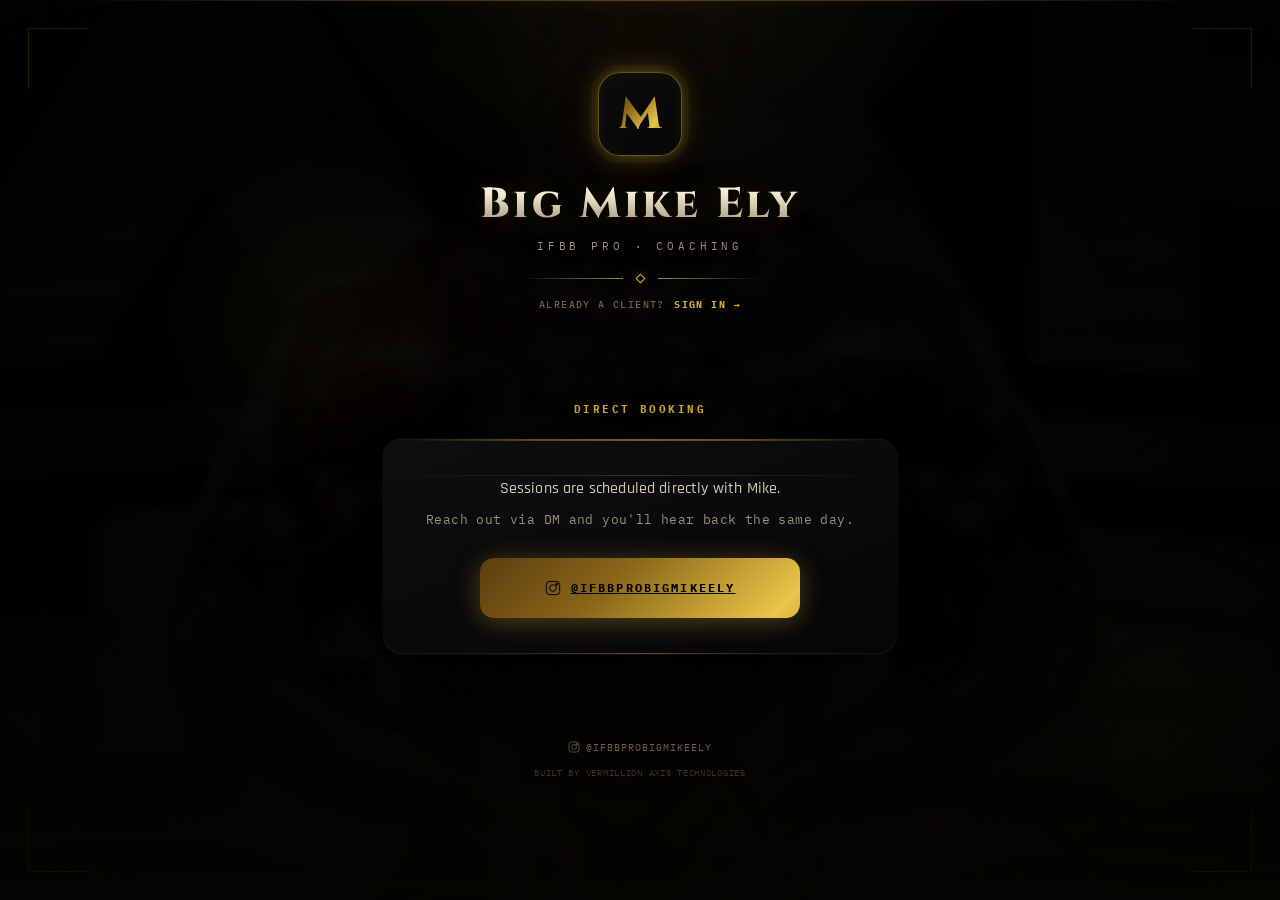
<file: book.html>
<!DOCTYPE html>
<html lang="en">
<head>
<meta charset="UTF-8"/>
<meta name="viewport" content="width=device-width,initial-scale=1.0"/>
<title>Book a Session · Big Mike Ely Coaching</title>
<meta name="mobile-web-app-capable" content="yes"/>
<meta name="apple-mobile-web-app-capable" content="yes"/>
<meta name="apple-mobile-web-app-status-bar-style" content="black-translucent"/>
<meta name="theme-color" content="#020202"/>
<meta http-equiv="Content-Security-Policy" content="default-src 'self'; script-src 'self' 'unsafe-inline'; style-src 'self' 'unsafe-inline'; font-src 'self'; img-src 'self' data: blob: https://ozgemcvnjzqfumpjxwcq.supabase.co; connect-src 'self' https://ozgemcvnjzqfumpjxwcq.supabase.co; frame-src 'none'; object-src 'none'; base-uri 'self'"/>
<meta http-equiv="X-Content-Type-Options" content="nosniff">
<meta name="referrer" content="strict-origin-when-cross-origin">
<meta http-equiv="Permissions-Policy" content="camera=(self), microphone=(), geolocation=(), payment=()">
<meta name="description" content="Book your coaching session with IFBB Pro Big Mike Ely. Training, Nutrition, Contest Prep, and Posing."/>
<link rel="icon" type="image/png" sizes="192x192" href="icons/icon-192.png"/>
<link rel="manifest" href="book-manifest.json"/>
<link rel="apple-touch-icon" href="icons/apple-touch-icon.png"/>
<link rel="stylesheet" href="assets/fonts/fonts.css?v=v9">
<script src="assets/vendor/supabase.min.js"></script>
<style>
:root{
  --bg:#020202;--bg2:#050505;--card:#0a0a0c;--cardH:#111114;
  --border:rgba(212,175,55,.28);--borderH:rgba(212,175,55,.35);--borderS:rgba(212,175,55,.15);
  /* Premium 24k gold palette — matches index.html landing page */
  --acc:#D4AF37;--accD:#A8862B;--accDeep:#7D6420;--accVib:#F5E38C;--accBright:#F7DA5E;
  --accS:rgba(212,175,55,.06);--accB:rgba(212,175,55,.45);--accM:rgba(212,175,55,.30);
  --accGlow:rgba(212,175,55,.25);
  --ice:#f4ecd4;--wh:#f4eee4;--ow:#d0c8b4;--mu:#9a907e;--dm:#6a6050;--dmL:#3a342a;
  --glass:rgba(212,175,55,.02);--glassB:rgba(212,175,55,.04);
  --warn:#e8b878;--danger:#d87878;--success:#78c878;
  --display:'Cinzel',serif;--body:'Rajdhani',sans-serif;--mono:'IBM Plex Mono',monospace;
  --goldGrad:linear-gradient(135deg,#5A3F0F 0%,#8A6418 22%,#E8C547 50%,#8A6418 78%,#5A3F0F 100%);
}
/* Crimson theme variant */
body.theme-crimson{
  --acc:#D03030;--accD:#A01818;--accDeep:#881818;--accVib:#F04040;--accBright:#F05050;
  --accS:rgba(210,40,40,0.06);--accB:rgba(210,40,40,.45);--accM:rgba(210,40,40,0.30);
  --accGlow:rgba(210,40,40,0.25);
  --border:rgba(210,40,40,.28);--borderH:rgba(210,40,40,.35);--borderS:rgba(210,40,40,.15);
  --goldGrad:linear-gradient(135deg,#8B1414,#C42828,#E84040,#C42828,#8B1414);
  --ice:#f0e0e0;--wh:#f0e8e8;--ow:#c8b8b8;
  --glass:rgba(210,40,40,0.02);--glassB:rgba(210,40,40,0.04);
}
*{margin:0;padding:0;box-sizing:border-box;-webkit-tap-highlight-color:transparent}
html{height:100%;overflow-x:hidden;overscroll-behavior:none}
body{min-height:100dvh;min-height:100vh;overflow-x:hidden;overscroll-behavior:none;background:var(--bg);color:var(--wh);font-family:var(--body);-webkit-font-smoothing:antialiased;touch-action:manipulation;position:relative}
@media(prefers-reduced-motion:reduce){*,*::before,*::after{animation-duration:0.01ms !important;animation-iteration-count:1 !important;transition-duration:0.01ms !important}}
input,select{font-family:var(--body);color:var(--wh);background:rgba(255,255,255,.02);border:1.5px solid var(--borderH);border-radius:10px;padding:13px 16px;font-size:16px;outline:none;width:100%;box-sizing:border-box;-webkit-appearance:none;appearance:none;transition:border-color .3s,box-shadow .3s,background .3s;min-height:46px;backdrop-filter:blur(4px);-webkit-backdrop-filter:blur(4px)}
input:focus,select:focus{border-color:var(--acc);box-shadow:0 0 0 3px var(--accGlow),0 0 20px var(--accS),0 4px 16px rgba(200,160,40,.06);background:rgba(200,160,40,.03)}
input::placeholder{color:var(--dm);opacity:.5;font-style:italic;font-size:13px}
select{cursor:pointer;background-image:url("data:image/svg+xml,%3Csvg xmlns='http://www.w3.org/2000/svg' width='12' height='12' viewBox='0 0 24 24' fill='none' stroke='%23605848' stroke-width='2'%3E%3Cpath d='M6 9l6 6 6-6'/%3E%3C/svg%3E");background-repeat:no-repeat;background-position:right 14px center;padding-right:36px}
select option{background:var(--card);color:var(--wh)}
button{font-family:var(--body);cursor:pointer;border:none;outline:none;transition:all .18s ease}
.btn{background:var(--goldGrad);background-size:200% 100%;color:var(--bg);font-family:var(--mono);font-size:11px;font-weight:700;letter-spacing:.15em;padding:18px 20px;border-radius:12px;width:100%;box-shadow:0 4px 24px var(--accM),0 0 40px var(--accS);text-transform:uppercase;animation:shimmer 3s ease-in-out infinite,btnBreathe 4s ease-in-out infinite;min-height:50px;position:relative}
.btn:hover{box-shadow:0 6px 32px var(--accB),0 0 60px var(--accS);transform:translateY(-1px)}
.btn:active{transform:translateY(0)}
.btn:disabled{opacity:.4;pointer-events:none;animation:none}
@keyframes btnBreathe{0%,100%{box-shadow:0 4px 24px var(--accM),0 0 30px var(--accS)}50%{box-shadow:0 4px 28px var(--accB),0 0 50px var(--accGlow)}}
.btn2{background:var(--accS);color:var(--acc);border:1.5px solid var(--borderH);font-family:var(--mono);font-size:10px;font-weight:700;letter-spacing:.1em;padding:10px 16px;border-radius:10px;text-transform:uppercase;transition:all .18s}
.btn2:hover{background:var(--accGlow);border-color:var(--acc);color:var(--accBright)}
.cd{background:linear-gradient(160deg,rgba(14,14,16,.94),rgba(6,6,8,.97));border:1px solid transparent;border-radius:clamp(14px,2vw,20px);padding:16px;margin-bottom:10px;transition:box-shadow .3s;box-shadow:0 4px 30px rgba(0,0,0,.6),0 0 80px rgba(0,0,0,.3),0 0 2px var(--accS),inset 0 1px 0 rgba(200,160,40,.06),inset 0 -1px 0 rgba(200,160,40,.02);backdrop-filter:blur(20px);-webkit-backdrop-filter:blur(20px);position:relative;animation:cardBreathe 5s ease-in-out infinite;overflow:hidden}
/* Animated border — conic gradient sweep */
.cd::before{content:'';position:absolute;inset:-1px;border-radius:inherit;background:conic-gradient(from var(--card-angle,0deg),transparent 0%,transparent 30%,var(--accD) 45%,var(--acc) 50%,var(--accD) 55%,transparent 70%,transparent 100%);z-index:-1;animation:cardBorderSweep 6s linear infinite;opacity:.45}
.cd::after{content:'';position:absolute;inset:1px;border-radius:inherit;background:linear-gradient(160deg,rgba(14,14,16,.97),rgba(6,6,8,.99));z-index:-1}
@property --card-angle{syntax:'<angle>';initial-value:0deg;inherits:false}
@keyframes cardBorderSweep{from{--card-angle:0deg}to{--card-angle:360deg}}
@keyframes cardBreathe{0%,100%{box-shadow:0 4px 30px rgba(0,0,0,.6),0 0 60px rgba(0,0,0,.2),0 0 2px var(--accS)}50%{box-shadow:0 6px 40px rgba(0,0,0,.6),0 0 80px rgba(0,0,0,.25),0 0 8px var(--accGlow),0 0 40px var(--accS)}}
/* Card scan line — horizontal light pass */
@keyframes cardScan{0%{top:-10%;opacity:0}10%{opacity:.6}90%{opacity:.6}100%{top:110%;opacity:0}}
.cd>.cd-scan{position:absolute;left:0;right:0;height:1px;background:linear-gradient(90deg,transparent,rgba(200,160,40,.12),rgba(200,160,40,.25),rgba(200,160,40,.12),transparent);z-index:2;pointer-events:none;animation:cardScan 8s ease-in-out infinite;box-shadow:0 0 20px rgba(200,160,40,.08),0 0 40px rgba(200,160,40,.04)}
.lb{font-size:10px;font-weight:700;color:var(--mu);font-family:var(--mono);letter-spacing:.12em;display:block;margin-bottom:8px;text-transform:uppercase;transition:color .3s}
.sl{font-size:10px;font-weight:700;color:var(--acc);letter-spacing:.18em;font-family:var(--mono);margin-bottom:12px;text-transform:uppercase;line-height:1.4;text-shadow:0 0 20px var(--accGlow),0 0 40px var(--accS)}
.gw{height:1px;background:linear-gradient(90deg,transparent,var(--accDeep),var(--acc),var(--accDeep),transparent);margin:28px 0}

/* App container */
#app{max-width:520px;margin:0 auto;min-height:100vh;min-height:100dvh;position:relative;z-index:1;padding:0 16px}

/* ── ATMOSPHERIC VOID ── */
/* Ghost image — faded bodybuilding photo barely visible in the darkness */
.bg-ghost{position:fixed;inset:-10%;z-index:0;pointer-events:none;background:url('img/hero-stage-2025.jpg') center 10%/cover no-repeat;filter:brightness(.14) contrast(1.1) saturate(.35) blur(4px);opacity:.85;animation:ghostDrift 50s ease-in-out infinite alternate}
.bg-ghost-ov{position:fixed;inset:0;z-index:0;pointer-events:none;background:
  radial-gradient(ellipse 65% 55% at 50% 25%,rgba(2,2,2,.35),rgba(2,2,2,.25) 40%,transparent 80%),
  radial-gradient(ellipse at 50% 50%,rgba(2,2,2,.1),rgba(2,2,2,.45) 45%,rgba(2,2,2,.88) 100%),
  linear-gradient(180deg,rgba(2,2,2,.15) 0%,rgba(2,2,2,.25) 100%)}
/* Film grain overlay */
.bg-grain{position:fixed;inset:0;z-index:1;pointer-events:none;opacity:.03;mix-blend-mode:overlay;background-image:url("data:image/svg+xml,%3Csvg viewBox='0 0 256 256' xmlns='http://www.w3.org/2000/svg'%3E%3Cfilter id='n'%3E%3CfeTurbulence type='fractalNoise' baseFrequency='.85' numOctaves='4' stitchTiles='stitch'/%3E%3C/filter%3E%3Crect width='100%25' height='100%25' filter='url(%23n)'/%3E%3C/svg%3E");background-repeat:repeat;background-size:200px 200px}
@keyframes ghostDrift{0%{transform:scale(1) translate(0,0)}100%{transform:scale(1.06) translate(-1%,-1.5%)}}

.bg-glow{position:fixed;inset:0;z-index:0;pointer-events:none;overflow:hidden}
/* Primary orb — large, top-center, slow breathe */
.bg-glow::before{content:'';position:absolute;top:-15%;left:50%;width:700px;height:700px;border-radius:50%;background:radial-gradient(circle,rgba(200,160,40,.2),rgba(200,160,40,.07) 35%,transparent 65%);transform:translate(-50%,-50%);animation:orbFloat 12s ease-in-out infinite;filter:blur(80px)}
/* Secondary orb — mid-left, offset drift */
.bg-glow::after{content:'';position:absolute;top:35%;left:25%;width:400px;height:400px;border-radius:50%;background:radial-gradient(circle,rgba(200,160,40,.07),transparent 55%);transform:translate(-50%,-50%);animation:orbFloat2 9s ease-in-out infinite 2s;filter:blur(60px)}
/* Third orb layer */
.bg-orb3{position:fixed;top:60%;right:-5%;width:350px;height:350px;border-radius:50%;background:radial-gradient(circle,rgba(200,160,40,.06),transparent 55%);z-index:0;pointer-events:none;filter:blur(50px);animation:orbFloat 14s ease-in-out infinite 4s}
/* Warmth — bottom gradient wash */
.bg-warmth{position:fixed;bottom:0;left:0;right:0;height:50%;background:linear-gradient(to top,rgba(224,176,48,.035),rgba(224,176,48,.01) 50%,transparent);z-index:0;pointer-events:none}
/* Vignette — dramatic theater spotlight */
.bg-vignette{position:fixed;inset:0;z-index:0;pointer-events:none;background:
  radial-gradient(ellipse 75% 65% at 50% 40%,transparent 25%,rgba(0,0,0,.2) 50%,rgba(0,0,0,.55) 100%);
  animation:vigBreathe 8s ease-in-out infinite}
@keyframes vigBreathe{0%,100%{opacity:.8}50%{opacity:.95}}
/* Horizontal flare — gold line with glow */
.bg-flare{position:fixed;top:0;left:0;right:0;height:1px;z-index:0;pointer-events:none;background:linear-gradient(90deg,transparent 5%,var(--accD) 30%,var(--acc) 50%,var(--accD) 70%,transparent 95%);opacity:.35}
.bg-flare::after{content:'';position:absolute;top:-4px;left:10%;right:10%;height:10px;background:linear-gradient(90deg,transparent,rgba(200,160,40,.08),rgba(200,160,40,.15),rgba(200,160,40,.08),transparent);filter:blur(4px)}
/* Dust particles via CSS */
.bg-dust{position:fixed;inset:0;z-index:0;pointer-events:none;overflow:hidden}
.bg-dust span{position:absolute;width:2px;height:2px;background:var(--acc);border-radius:50%;opacity:0;animation:dustFloat linear infinite;box-shadow:0 0 4px rgba(224,176,48,.3)}
@keyframes dustFloat{0%{opacity:0;transform:translateY(0) scale(.5)}10%{opacity:.5}90%{opacity:.4}100%{opacity:0;transform:translateY(-100vh) scale(.8)}}

/* ── HEADER ── */
.portal-hdr{text-align:center;padding:clamp(40px,8vh,80px) 0 8px;position:relative;animation:hdrReveal 1.4s cubic-bezier(.22,1,.36,1) both}
@keyframes hdrReveal{from{opacity:0;transform:translateY(-16px) scale(.97)}to{opacity:1;transform:translateY(0) scale(1)}}
.logo-mark{width:clamp(56px,8vw,84px);height:clamp(56px,8vw,84px);border-radius:clamp(16px,2.2vw,22px);background:linear-gradient(145deg,#0c0c0c,#060606);border:1.5px solid var(--accB);display:inline-flex;align-items:center;justify-content:center;font-family:var(--display);font-size:clamp(30px,4.3vw,44px);font-weight:900;box-shadow:0 0 12px var(--accM),0 0 30px var(--accGlow),0 0 60px var(--accS),inset 0 0 14px var(--accS);animation:neonBreathe 4s ease-in-out infinite;margin-bottom:clamp(14px,2.2vh,24px);position:relative}
/* Logo outer ring pulse — a single subtle ring. Second ring removed on
   mobile so the hero photo reads clearly behind the mark. */
.logo-mark::before{content:'';position:absolute;inset:-7px;border-radius:clamp(20px,2.8vw,26px);border:1px solid var(--accS);animation:ringPulse 4s ease-in-out infinite;pointer-events:none}
@keyframes ringPulse{0%,100%{opacity:.2;transform:scale(1)}50%{opacity:.7;transform:scale(1.03)}}
.logo-mark span{background:var(--goldGrad);background-size:200% 100%;-webkit-background-clip:text;-webkit-text-fill-color:transparent;background-clip:text;animation:goldShimmer 4s ease-in-out infinite}
.portal-title{font-family:var(--display);font-size:clamp(24px,4vw,42px);font-weight:800;letter-spacing:.08em;margin-bottom:6px;background:linear-gradient(180deg,#faf3e0 0%,var(--ice) 30%,rgba(200,180,140,.7) 100%);-webkit-background-clip:text;-webkit-text-fill-color:transparent;background-clip:text;filter:drop-shadow(0 2px 12px rgba(200,160,40,.15))}
.portal-sub{font-size:clamp(8px,1.1vw,11px);color:var(--mu);font-family:var(--mono);letter-spacing:.35em;text-transform:uppercase;margin-bottom:clamp(14px,2.5vh,24px);text-shadow:0 0 20px rgba(0,0,0,.9)}
/* Decorative divider under header */
.portal-hdr .hdr-rule{display:flex;align-items:center;justify-content:center;gap:14px}
.portal-hdr .hdr-rule::before,.portal-hdr .hdr-rule::after{content:'';width:clamp(50px,8vw,120px);height:1px}
.portal-hdr .hdr-rule::before{background:linear-gradient(90deg,transparent,var(--accD))}
.portal-hdr .hdr-rule::after{background:linear-gradient(90deg,var(--accD),transparent)}
.portal-hdr .hdr-diamond{width:7px;height:7px;border:1.5px solid var(--acc);transform:rotate(45deg);box-shadow:0 0 10px var(--accGlow);animation:diamondPulse 3s ease-in-out infinite}
@keyframes diamondPulse{0%,100%{box-shadow:0 0 6px var(--accGlow);opacity:.6}50%{box-shadow:0 0 18px var(--accM);opacity:1}}
/* Corner accents on viewport */
.portal-corners{position:fixed;inset:0;z-index:0;pointer-events:none}
.portal-corners::before,.portal-corners::after{content:'';position:absolute;width:clamp(30px,4vw,50px);height:clamp(30px,4vw,50px)}
.portal-corners::before{top:20px;left:16px;border-top:1px solid rgba(200,160,40,.15);border-left:1px solid rgba(200,160,40,.15)}
.portal-corners::after{top:20px;right:16px;border-top:1px solid rgba(200,160,40,.15);border-right:1px solid rgba(200,160,40,.15)}
/* Bottom corners */
.portal-corners-btm{position:fixed;inset:0;z-index:0;pointer-events:none}
.portal-corners-btm::before,.portal-corners-btm::after{content:'';position:absolute;width:clamp(30px,4vw,50px);height:clamp(30px,4vw,50px)}
.portal-corners-btm::before{bottom:20px;left:16px;border-bottom:1px solid rgba(200,160,40,.07);border-left:1px solid rgba(200,160,40,.07)}
.portal-corners-btm::after{bottom:20px;right:16px;border-bottom:1px solid rgba(200,160,40,.07);border-right:1px solid rgba(200,160,40,.07)}

/* Entrance animations for content */
.section.active{animation:sectionIn .6s ease-out .3s both}
@keyframes sectionIn{from{opacity:0;transform:translateY(16px)}to{opacity:1;transform:translateY(0)}}

/* Steps indicator */
.steps{display:flex;align-items:center;justify-content:center;gap:6px;margin:20px 0 22px}
.step-dot{width:8px;height:8px;border-radius:50%;background:var(--borderS);transition:all .3s}
.step-dot.active{background:var(--acc);box-shadow:0 0 12px var(--accGlow);width:24px;border-radius:4px}
.step-dot.done{background:var(--accD)}

/* Sections */
.section{display:none;animation:slideUp .35s ease}
.section.active{display:block}

/* Phone input styling */
.phone-wrap{position:relative;margin-bottom:20px}
.phone-prefix{position:absolute;left:16px;top:50%;transform:translateY(-50%);font-family:var(--mono);font-size:14px;color:var(--mu);font-weight:600;pointer-events:none}
.phone-input{padding-left:44px;font-family:var(--mono);font-size:16px;letter-spacing:.06em;font-weight:500}

/* Calendar */
.cal-nav{display:flex;justify-content:space-between;align-items:center;margin-bottom:14px}
.cal-nav-btn{width:44px;height:44px;border-radius:10px;background:var(--accS);border:1.5px solid var(--borderH);color:var(--acc);display:flex;align-items:center;justify-content:center;font-size:18px;font-weight:700}
.cal-month{font-family:var(--display);font-size:16px;color:var(--ice);letter-spacing:.04em}
.cal-grid{display:grid;grid-template-columns:repeat(7,1fr);gap:4px;margin-bottom:20px}
.cal-hdr{font-size:9px;font-family:var(--mono);color:var(--dm);text-align:center;padding:6px 0;font-weight:700;letter-spacing:.08em}
.cal-day{aspect-ratio:1;border-radius:10px;display:flex;flex-direction:column;align-items:center;justify-content:center;font-family:var(--mono);font-size:13px;font-weight:600;cursor:pointer;border:1.5px solid transparent;transition:all .2s;position:relative;color:var(--ow)}
.cal-day:hover{border-color:var(--borderH);background:var(--glassB)}
.cal-day.today{color:var(--accBright);font-weight:700}
.cal-day.today::after{content:'';position:absolute;bottom:4px;width:4px;height:4px;border-radius:50%;background:var(--acc)}
.cal-day.selected{background:var(--accGlow);border-color:var(--accB);color:var(--accBright);box-shadow:0 0 12px var(--accS)}
.cal-day.disabled{color:var(--dmL);cursor:default;pointer-events:none}
.cal-day.has-slots::before{content:'';position:absolute;top:4px;right:4px;width:5px;height:5px;border-radius:50%;background:var(--success);box-shadow:0 0 6px rgba(120,200,120,.4)}
.cal-day.no-slots{color:var(--dmL);opacity:.5}

/* Time slots */
.slots-wrap{margin-top:16px}
.slot-group-title{font-size:9px;font-family:var(--mono);color:var(--dm);letter-spacing:.14em;text-transform:uppercase;margin:14px 0 8px;display:flex;align-items:center;gap:8px}
.slot-group-title::after{content:'';flex:1;height:1px;background:var(--borderS)}
.time-slots{display:grid;grid-template-columns:repeat(3,1fr);gap:6px}
.time-slot{padding:14px 8px;border-radius:10px;text-align:center;font-family:var(--mono);font-size:12px;font-weight:600;color:var(--ow);background:var(--glassB);border:1.5px solid var(--borderS);cursor:pointer;transition:all .2s;min-height:44px;display:flex;align-items:center;justify-content:center}
.time-slot:hover{border-color:var(--borderH);color:var(--wh);background:var(--accS)}
.time-slot.selected{background:var(--accGlow);border-color:var(--accB);color:var(--accBright);box-shadow:0 0 12px var(--accS)}
.time-slot.booked{opacity:.3;pointer-events:none;text-decoration:line-through}

/* Session type chips */
.type-grid{display:grid;grid-template-columns:1fr 1fr;gap:8px;margin-bottom:20px}
.type-chip{padding:18px 14px;border-radius:12px;text-align:center;border:1.5px solid var(--borderS);background:var(--glassB);cursor:pointer;transition:all .2s}
.type-chip:hover{border-color:var(--borderH);background:var(--accS)}
.type-chip.selected{border-color:var(--accB);background:var(--accGlow);box-shadow:0 0 16px var(--accS)}
.type-chip .type-icon{font-size:24px;margin-bottom:6px}
.type-chip .type-name{font-family:var(--mono);font-size:10px;font-weight:700;letter-spacing:.1em;color:var(--ow);text-transform:uppercase}
.type-chip .type-dur{font-size:9px;color:var(--dm);font-family:var(--mono);margin-top:2px}
.type-chip.selected .type-name{color:var(--accBright)}
.type-chip.selected .type-dur{color:var(--mu)}

/* Confirm card */
.confirm-card{background:linear-gradient(160deg,rgba(14,14,16,.99),rgba(6,6,8,.99));border:1.5px solid var(--borderH);border-radius:16px;padding:24px 20px;margin-bottom:20px;position:relative;overflow:hidden}
.confirm-card::before{content:'';position:absolute;top:0;left:0;right:0;height:2px;background:linear-gradient(90deg,transparent,var(--acc),transparent);opacity:.6}
.confirm-row{display:flex;justify-content:space-between;align-items:center;padding:10px 0;border-bottom:1px solid var(--borderS)}
.confirm-row:last-child{border-bottom:none}
.confirm-label{font-size:11px;color:var(--dm);font-family:var(--mono);letter-spacing:.08em;text-transform:uppercase}
.confirm-value{font-size:14px;font-weight:600;color:var(--ice);font-family:var(--body)}

/* Success */
.success-wrap{text-align:center;padding:40px 0}
.success-check{width:80px;height:80px;border-radius:50%;background:rgba(120,200,120,.08);border:2px solid rgba(120,200,120,.3);display:inline-flex;align-items:center;justify-content:center;margin-bottom:20px;animation:breatheGreen 3s ease-in-out infinite}
.success-title{font-family:var(--display);font-size:22px;color:var(--ice);margin-bottom:8px}
.success-sub{font-size:13px;color:var(--mu);line-height:1.6;margin-bottom:24px}

/* Toast */
.toast{position:fixed;top:24px;left:50%;transform:translateX(-50%);background:linear-gradient(135deg,rgba(12,12,18,.99),rgba(8,8,14,.99));color:var(--accBright);border:1px solid var(--accB);font-family:var(--mono);font-size:11px;font-weight:700;padding:11px 28px;border-radius:10px;z-index:1000;animation:toastIn .3s ease;box-shadow:0 8px 32px rgba(0,0,0,.5);letter-spacing:.08em;pointer-events:none;white-space:nowrap}

/* Loading */
.loading-dots{display:inline-flex;gap:4px;align-items:center}
.loading-dots span{width:6px;height:6px;border-radius:50%;background:var(--acc);animation:dotPulse 1.2s ease-in-out infinite}
.loading-dots span:nth-child(2){animation-delay:.15s}
.loading-dots span:nth-child(3){animation-delay:.3s}

/* Powered by footer */
.portal-footer{text-align:center;padding:30px 0 40px;font-size:9px;color:var(--dmL);font-family:var(--mono);letter-spacing:.1em}
.portal-footer a{color:var(--dm);text-decoration:none}

/* Error state */
.setup-msg{text-align:center;padding:60px 20px}
.setup-msg .sl{font-size:11px;margin-bottom:16px}

/* Animations */
@keyframes shimmer{0%{background-position:100% 50%}50%{background-position:0% 50%}100%{background-position:100% 50%}}
@keyframes goldShimmer{0%{background-position:200% center}100%{background-position:-200% center}}
@keyframes neonBreathe{0%,100%{box-shadow:0 0 10px var(--accGlow),0 0 28px var(--accS),0 0 55px var(--accS),inset 0 0 15px var(--accS);border-color:var(--accB)}50%{box-shadow:0 0 18px var(--accM),0 0 40px var(--accGlow),0 0 70px var(--accS),inset 0 0 25px var(--accS);border-color:var(--accB)}}
@keyframes orbFloat{0%,100%{transform:translate(-50%,-50%) scale(1);opacity:.7}50%{transform:translate(-50%,-50%) scale(1.15);opacity:1}}
@keyframes orbFloat2{0%,100%{transform:translate(-50%,-50%) scale(1.1);opacity:.4}50%{transform:translate(-50%,-50%) scale(.9);opacity:.7}}
@keyframes breatheGreen{0%,100%{box-shadow:0 0 20px rgba(120,200,120,.1)}50%{box-shadow:0 0 40px rgba(120,200,120,.2)}}
@keyframes slideUp{from{opacity:0;transform:translateY(20px)}to{opacity:1;transform:translateY(0)}}
@keyframes toastIn{from{opacity:0;transform:translateX(-50%) translateY(-10px)}to{opacity:1;transform:translateX(-50%) translateY(0)}}
@keyframes dotPulse{0%,80%,100%{transform:scale(.4);opacity:.3}40%{transform:scale(1);opacity:1}}
@keyframes fadeIn{from{opacity:0}to{opacity:1}}
@keyframes countUp{from{opacity:0;transform:translateY(8px)}to{opacity:1;transform:translateY(0)}}
::-webkit-scrollbar{width:4px}
::-webkit-scrollbar-track{background:rgba(255,255,255,.02)}
::-webkit-scrollbar-thumb{background:var(--borderH);border-radius:2px}

/* Safe area for notched phones */
@supports(padding-top:env(safe-area-inset-top)){
  body{padding-top:env(safe-area-inset-top);padding-bottom:env(safe-area-inset-bottom)}
  #app{padding-left:max(12px,env(safe-area-inset-left));padding-right:max(12px,env(safe-area-inset-right))}
  .portal-footer{padding-bottom:calc(40px + env(safe-area-inset-bottom))}
}
/* Mobile */
@media(max-width:480px){
  #app{padding:0 12px}
  .time-slots{grid-template-columns:repeat(3,1fr);gap:5px}
  .type-grid{gap:6px}
  .type-chip{padding:14px 10px}
  .btn{padding:14px 16px;min-height:46px;font-size:10px}
  .cal-day{font-size:12px}
  /* Boost ghost visibility on small screens */
  .bg-ghost{filter:brightness(.16) contrast(1.08) saturate(.38) blur(4px)}
  .bg-ghost-ov{background:
    radial-gradient(ellipse 70% 60% at 50% 30%,rgba(2,2,2,.25),rgba(2,2,2,.15) 40%,transparent 80%),
    radial-gradient(ellipse at 50% 50%,rgba(2,2,2,.08),rgba(2,2,2,.35) 45%,rgba(2,2,2,.85) 100%),
    linear-gradient(180deg,rgba(2,2,2,.1) 0%,rgba(2,2,2,.2) 100%)}
}
@media(min-width:768px){
  .time-slots{grid-template-columns:repeat(4,1fr)}
  .type-grid{grid-template-columns:repeat(4,1fr)}
}
/* Tablet / small desktop */
@media(min-width:900px){
  #app{max-width:580px;padding:0 28px}
  .sl{font-size:11px;letter-spacing:.22em}
  .lb{font-size:11px}
  .btn{padding:20px 28px;min-height:56px;font-size:12px;border-radius:14px;letter-spacing:.18em}
  .btn2{padding:12px 20px;font-size:11px}
  .cd{padding:24px;border-radius:18px}
  .cal-grid{gap:6px}
  .cal-day{font-size:14px;border-radius:12px}
  .cal-nav-btn{width:40px;height:40px}
  .cal-month{font-size:18px}
  .cal-hdr{font-size:10px}
  input,select{padding:16px 18px;font-size:15px;border-radius:12px}
  .phone-input{font-size:17px}
  .type-chip{padding:22px 16px;border-radius:14px}
  .type-chip .type-name{font-size:11px}
  .type-chip .type-dur{font-size:10px}
  .type-chip .type-icon{font-size:28px}
  .confirm-card{padding:28px 24px;border-radius:18px}
  .confirm-label{font-size:12px}
  .confirm-value{font-size:15px}
  .confirm-row{padding:12px 0}
  .success-wrap{padding:52px 0}
  .success-title{font-size:26px}
  .success-check{width:90px;height:90px}
  .portal-footer{font-size:10px;padding:36px 0 48px}
  .toast{font-size:12px;padding:13px 32px}
  .time-slot{padding:14px 10px;font-size:13px;border-radius:12px}
  /* Desktop corners are wider */
  .portal-corners::before{top:28px;left:28px}
  .portal-corners::after{top:28px;right:28px}
  .portal-corners-btm::before{bottom:28px;left:28px}
  .portal-corners-btm::after{bottom:28px;right:28px}
  /* Ghost image is more visible on large screens */
  .bg-ghost{filter:brightness(.12) contrast(1.12) saturate(.35) blur(4px)}
}
/* Large desktop */
@media(min-width:1200px){
  #app{max-width:620px;padding:0 36px}
  .btn{padding:22px 32px;min-height:60px;font-size:13px;max-width:480px;margin-left:auto;margin-right:auto;display:block}
  .cd{padding:28px;border-radius:20px}
  input,select{padding:18px 20px;font-size:16px;border-radius:14px;min-height:52px}
  .phone-input{font-size:18px}
  .cal-grid{gap:8px}
  .cal-day{font-size:15px}
  .time-slots{grid-template-columns:repeat(5,1fr);gap:8px}
  .time-slot{padding:16px 10px;font-size:14px}
  .type-chip{padding:24px 18px}
  .type-chip .type-icon{font-size:30px;margin-bottom:8px}
  .type-chip .type-name{font-size:12px}
  .confirm-card{padding:32px 28px;border-radius:20px}
  .success-title{font-size:28px}
  .success-sub{font-size:14px}
  .bg-ghost{filter:brightness(.14) contrast(1.1) saturate(.35) blur(4px)}
  .portal-corners::before,.portal-corners::after{width:60px;height:60px}
  .portal-corners-btm::before,.portal-corners-btm::after{width:60px;height:60px}
}
/* Ultra-wide */
@media(min-width:1600px){
  #app{max-width:680px;padding:0 44px}
  .portal-title{font-size:36px}
  .cal-grid{gap:10px}
  .time-slots{grid-template-columns:repeat(6,1fr)}
}

/* Install banner */
.install-banner{position:fixed;bottom:0;left:0;right:0;z-index:900;background:linear-gradient(160deg,rgba(12,12,14,.98),rgba(6,6,8,.98));border-top:1px solid var(--borderH);padding:16px 20px;display:flex;align-items:center;gap:14px;animation:slideUpBanner .35s ease;backdrop-filter:blur(20px);-webkit-backdrop-filter:blur(20px)}
.install-banner-text{flex:1;font-size:12px;color:var(--ow);font-family:var(--body);line-height:1.4}
.install-banner-text strong{color:var(--ice);font-weight:600}
.install-banner .btn-install{background:var(--goldGrad);background-size:200% 100%;color:var(--bg);font-family:var(--mono);font-size:9px;font-weight:700;letter-spacing:.1em;padding:10px 18px;border-radius:10px;text-transform:uppercase;white-space:nowrap;animation:shimmer 3s ease-in-out infinite;min-height:40px;border:none;cursor:pointer}
.install-banner .btn-dismiss{background:none;border:1px solid var(--borderS);color:var(--dm);cursor:pointer;padding:0;width:36px;height:36px;min-width:36px;border-radius:10px;display:flex;align-items:center;justify-content:center;transition:color .2s,border-color .2s;flex-shrink:0}
.install-banner .btn-dismiss:hover{color:var(--ow);border-color:var(--borderH)}
@keyframes slideUpBanner{from{transform:translateY(100%);opacity:0}to{transform:translateY(0);opacity:1}}
@supports(padding-bottom:env(safe-area-inset-bottom)){
  .install-banner{padding-bottom:calc(16px + env(safe-area-inset-bottom))}
}
/* Existing-client bounce link — small, muted, sits above the flow.
   Low-weight on purpose: the primary action is still booking. */
.existing-client-hint{text-align:center;margin:0 auto 18px;padding:0 16px}
.existing-client-hint a{display:inline-block;padding:8px 14px;
  font-family:var(--mono);font-size:10px;font-weight:500;letter-spacing:.14em;text-transform:uppercase;
  color:rgba(200,175,120,.55);text-decoration:none;line-height:1.4;
  border-radius:4px;transition:color .25s ease,background .25s ease}
.existing-client-hint a span{color:rgba(232,197,71,.9);font-weight:700;margin-left:2px}
.existing-client-hint a:hover,.existing-client-hint a:focus-visible{color:rgba(232,197,71,.95);background:rgba(232,197,71,.05)}
.existing-client-hint a:focus-visible{outline:1px solid rgba(232,197,71,.55);outline-offset:2px}
</style>
</head>
<body>
<div class="bg-ghost"></div>
<div class="bg-ghost-ov"></div>
<div class="bg-glow"></div>
<div class="bg-orb3"></div>
<div class="bg-warmth"></div>
<div class="bg-vignette"></div>
<div class="bg-flare"></div>
<div class="bg-dust" id="bgDust"></div>
<div class="bg-grain"></div>
<div class="portal-corners"></div>
<div class="portal-corners-btm"></div>

<div id="app">

  <!-- HEADER -->
  <div class="portal-hdr">
    <div class="logo-mark"><span>M</span></div>
    <div class="portal-title">Big Mike Ely</div>
    <div class="portal-sub">IFBB PRO &middot; COACHING</div>
    <div class="hdr-rule"><div class="hdr-diamond"></div></div>
  </div>

  <!-- Existing client shortcut — returning clients can land directly on
       their portal without walking the booking flow. Low-weight link so
       it doesn't compete with the primary action. -->
  <div class="existing-client-hint">
    <a href="portal.html" aria-label="Already a client? Sign in to your portal">Already a client? <span>Sign in &rarr;</span></a>
  </div>

  <!-- STEP INDICATOR -->
  <div class="steps" id="stepDots"></div>

  <!-- STEP 0: SETUP ERROR (shown if no Supabase config) -->
  <div class="section" id="sec-setup">
    <div style="text-align:center;padding:40px 16px">
      <div class="sl" style="font-size:11px;margin-bottom:20px;letter-spacing:.22em">Direct Booking</div>
      <div class="cd" style="padding:clamp(24px,4vw,36px) clamp(20px,3.5vw,32px);text-align:center;overflow:hidden">
        <div class="cd-scan"></div>
        <div style="position:absolute;top:0;left:0;right:0;height:2px;background:linear-gradient(90deg,transparent 5%,var(--accD) 30%,var(--acc) 50%,var(--accD) 70%,transparent 95%);opacity:.5"></div>
        <div style="font-size:clamp(13px,1.8vw,16px);color:var(--ow);line-height:1.7;margin-bottom:8px;font-weight:500;letter-spacing:.01em">Sessions are scheduled directly with Mike.</div>
        <div style="font-size:clamp(11px,1.3vw,13px);color:var(--mu);line-height:1.6;margin-bottom:clamp(20px,3vh,32px);font-family:var(--mono);letter-spacing:.03em">Reach out via DM and you'll hear back the same day.</div>
        <a href="https://instagram.com/ifbbprobigmikeely" target="_blank" rel="noopener" class="btn" style="display:inline-flex;align-items:center;justify-content:center;gap:10px;padding:16px 32px;font-size:clamp(10px,1.2vw,12px);max-width:320px;margin:0 auto">
          <svg width="16" height="16" viewBox="0 0 24 24" fill="none" stroke="currentColor" stroke-width="1.5"><rect x="2" y="2" width="20" height="20" rx="5"/><circle cx="12" cy="12" r="5"/><circle cx="17.5" cy="6.5" r="1.5" fill="currentColor"/></svg>
          @IFBBPROBIGMIKEELY
        </a>
      </div>
    </div>
  </div>

  <!-- STEP 1: PHONE NUMBER -->
  <div class="section" id="sec-phone">
    <div style="text-align:center;margin-bottom:clamp(16px,2.5vh,24px);font-size:clamp(9px,1.05vw,11px);font-family:var(--mono);letter-spacing:.18em;color:var(--dm)">OLD SCHOOL IRON GYM &middot; CLEVELAND, OH &middot; EASTERN TIME</div>
    <div class="cd" style="padding:clamp(24px,4vw,36px) clamp(20px,3.5vw,32px)">
      <div class="cd-scan"></div>
      <div style="position:absolute;top:0;left:0;right:0;height:2px;background:linear-gradient(90deg,transparent 5%,var(--accD) 30%,var(--acc) 50%,var(--accD) 70%,transparent 95%);opacity:.4"></div>
      <div style="text-align:center;margin-bottom:clamp(20px,3vh,32px)">
        <div style="font-size:clamp(14px,1.8vw,17px);color:var(--ow);line-height:1.6;font-weight:500">Enter your number to get started.</div>
        <div style="font-size:clamp(9px,1.1vw,11px);color:var(--dm);margin-top:6px;font-family:var(--mono);letter-spacing:.05em">New or returning &mdash; just your number.</div>
      </div>
      <div class="phone-wrap">
        <label for="phoneInput" class="lb">PHONE NUMBER</label>
        <span class="phone-prefix">+1</span>
        <input type="tel" id="phoneInput" name="phone" class="phone-input" placeholder="(555) 123-4567" maxlength="14" inputmode="tel" autocomplete="tel">
      </div>
      <div style="margin-bottom:18px">
        <label for="nameInput" class="lb">FULL NAME</label>
        <input type="text" id="nameInput" name="name" placeholder="First and last name" autocomplete="name" autocapitalize="words">
      </div>
      <button class="btn" id="phoneBtn" onclick="submitPhone()">CONTINUE</button>
    </div>
    <div style="text-align:center;margin-top:14px;font-size:9px;color:var(--dmL);font-family:var(--mono);letter-spacing:.06em">
      Your info is only used for scheduling
    </div>
  </div>

  <!-- STEP 2: CALENDAR + TIME -->
  <div class="section" id="sec-calendar">
    <div style="display:flex;align-items:center;justify-content:space-between;margin-bottom:4px">
      <button class="btn2" onclick="goStep(2)" style="padding:6px 12px;font-size:9px">&lsaquo; BACK</button>
      <div class="sl" style="margin:0">Pick a Date &amp; Time <span style="color:var(--dm);font-weight:400">(Eastern Time)</span></div>
      <div style="width:60px"></div>
    </div>

    <!-- Calendar -->
    <div class="cd" style="padding:16px" id="calendarCard">
      <div class="cal-nav">
        <button class="cal-nav-btn" onclick="calNav(-1)" aria-label="Previous month">&lsaquo;</button>
        <div class="cal-month" id="calMonth" aria-live="polite"></div>
        <button class="cal-nav-btn" onclick="calNav(1)" aria-label="Next month">&rsaquo;</button>
      </div>
      <div class="cal-grid" id="calGrid"></div>
    </div>

    <!-- Time slots -->
    <div id="slotsContainer" style="display:none">
      <div class="cd" style="padding:16px">
        <div class="sl" id="slotsDate" style="margin-bottom:12px"></div>
        <div id="slotsGrid"></div>
        <div id="noSlots" style="display:none;text-align:center;padding:16px;color:var(--dm);font-size:12px">
          No available times on this date
        </div>
      </div>
    </div>

    <button class="btn" id="calNextBtn" onclick="goStep(4)" disabled style="margin-top:14px">SELECT A TIME TO CONTINUE</button>
  </div>

  <!-- STEP 2: SESSION TYPE (now before calendar) -->
  <div class="section" id="sec-type">
    <div style="display:flex;align-items:center;justify-content:space-between;margin-bottom:4px">
      <button class="btn2" onclick="goStep(1)" style="padding:6px 12px;font-size:9px">&lsaquo; BACK</button>
      <div class="sl" style="margin:0">Session Type</div>
      <div style="width:60px"></div>
    </div>

    <div class="type-grid" id="typeGrid"></div>

    <div class="cd" style="padding:14px;display:none" id="notesWrap">
      <span class="lb">NOTES FOR MIKE (optional)</span>
      <input type="text" id="bookingNotes" name="notes" placeholder="Goals, questions, anything..." oninput="_notes=this.value;_bkSaveState();">
    </div>

    <button class="btn" id="typeNextBtn" onclick="typeNext()" disabled style="margin-top:10px">CONTINUE</button>
  </div>

  <!-- STEP 4: CONFIRM -->
  <div class="section" id="sec-confirm">
    <div style="display:flex;align-items:center;justify-content:space-between;margin-bottom:4px">
      <button class="btn2" onclick="goStep(isInquiryType()?2:3)" style="padding:6px 12px;font-size:9px">&lsaquo; BACK</button>
      <div class="sl" style="margin:0">Confirm Booking</div>
      <div style="width:60px"></div>
    </div>

    <div class="confirm-card" id="confirmCard"></div>

    <button class="btn" id="bookBtn" onclick="confirmBooking()">BOOK SESSION</button>
  </div>

  <!-- STEP 5: SUCCESS -->
  <div class="section" id="sec-success">
    <div class="success-wrap">
      <div class="success-check">
        <svg width="36" height="36" viewBox="0 0 24 24" fill="none" stroke="var(--success)" stroke-width="2.5"><path d="M20 6L9 17l-5-5"/></svg>
      </div>
      <div class="success-title">You're Booked</div>
      <div class="success-sub" id="successMsg"></div>
      <div class="gw"></div>
      <button class="btn2" onclick="bookAnother()" style="padding:12px 28px;display:inline-flex;align-items:center;gap:6px">
        <svg width="12" height="12" viewBox="0 0 24 24" fill="none" stroke="currentColor" stroke-width="2.5"><path d="M12 5v14M5 12h14"/></svg>
        BOOK ANOTHER SESSION
      </button>
    </div>
  </div>

  <div class="portal-footer">
    <a href="https://instagram.com/ifbbprobigmikeely" target="_blank" rel="noopener" style="color:var(--dm);text-decoration:none;display:inline-flex;align-items:center;gap:6px">
      <svg width="12" height="12" viewBox="0 0 24 24" fill="none" stroke="currentColor" stroke-width="1.5"><rect x="2" y="2" width="20" height="20" rx="5"/><circle cx="12" cy="12" r="5"/><circle cx="17.5" cy="6.5" r="1.5" fill="currentColor"/></svg>
      @IFBBPROBIGMIKEELY
    </a>
    <div style="margin-top:10px"><a href="https://vermillionaxis.tech" target="_blank" rel="noopener" style="color:var(--dmL);text-decoration:none;font-size:9px;letter-spacing:.08em">BUILT BY VERMILLION AXIS TECHNOLOGIES</a></div>
  </div>
</div>

<!-- Install banner (injected by JS) -->
<div id="installBanner" style="display:none"></div>

<script>
/* ── CONFIG ── */
var STEPS=["phone","type","calendar","confirm","success"];
var SESSION_TYPES=[
  {id:"training",     name:"Training",             svg:"training",     duration:"60 min"},
  {id:"team",         name:"Team Workout",         svg:"team",         duration:"60 min"},
  {id:"posing",       name:"Posing Lesson",        svg:"posing",       duration:"60 min"},
  {id:"spraytan",     name:"Spray Tan",            svg:"spraytan",     duration:"30 min"},
  {id:"contestprep",  name:"Contest Prep",         svg:"contestprep",  duration:"Consultation"},
  {id:"nutrition",    name:"Nutrition Check-In",   svg:"nutrition",    duration:"30 min"},
  {id:"online",       name:"Online Coaching",      svg:"online",       duration:"Consultation"},
  {id:"consultation", name:"Consultation",         svg:"consultation", duration:"30 min"},
  {id:"fullpackage",  name:"Full Coaching Package",svg:"fullpackage",  duration:"Consultation",inquiry:true},
  {id:"guestposing",  name:"Guest Posing",         svg:"guestposing",  duration:"Contact for details",inquiry:true},
  {id:"other",        name:"Other Inquiry",        svg:"other",        duration:"",inquiry:true}
];

var BK_ICONS={training:'<path d="M2 16 L30 16"/><path d="M6 10 L6 22"/><path d="M9 7 L9 25"/><path d="M23 10 L23 22"/><path d="M26 7 L26 25"/>',contestprep:'<path d="M16 3 L11 11 L21 11 Z" stroke-width="1" opacity=".6"/><rect x="12" y="14" width="8" height="15" rx="1"/><rect x="3" y="19" width="7" height="10" rx="1"/><rect x="22" y="19" width="7" height="10" rx="1"/><path d="M1 29 L31 29"/>',posing:'<circle cx="16" cy="6" r="2.3"/><path d="M13 10 L19 10 L18 24 L14 24 Z"/><path d="M13 11 L7 8 L5 15 L10 17"/><path d="M19 11 L25 8 L27 15 L22 17"/>',spraytan:'<path d="M16 9 C 10 15 10 22 10 24 C 10 28 13 29 16 29 C 19 29 22 28 22 24 C 22 22 22 15 16 9 Z"/><path d="M8 5 L10 8 L12 5 L14 8 L16 5 L18 8 L20 5 L22 8 L24 5" stroke-width="1"/>',nutrition:'<circle cx="16" cy="16" r="11"/><path d="M16 5 L16 16"/><path d="M16 16 L26 11"/><path d="M16 16 L6 22"/><circle cx="16" cy="16" r="1" fill="currentColor" stroke="none"/>',online:'<rect x="3" y="6" width="26" height="16" rx="2"/><path d="M11 26 L21 26"/><path d="M16 22 L16 26"/><path d="M9 14 L23 14" stroke-width="1"/><path d="M11 12 L11 16" stroke-width="1"/><path d="M21 12 L21 16" stroke-width="1"/>',fullpackage:'<path d="M16 2 L28 9 L28 23 L16 30 L4 23 L4 9 Z"/><path d="M9 22 L12 11 L16 17 L20 11 L23 22" stroke-width="1.2"/>',consultation:'<path d="M6 8 L26 8 A3 3 0 0 1 29 11 L29 18 A3 3 0 0 1 26 21 L20 21 L15 26 L15 21 L6 21 A3 3 0 0 1 3 18 L3 11 A3 3 0 0 1 6 8 Z"/><circle cx="11" cy="14.5" r=".9" fill="currentColor" stroke="none"/><circle cx="16" cy="14.5" r=".9" fill="currentColor" stroke="none"/><circle cx="21" cy="14.5" r=".9" fill="currentColor" stroke="none"/>',team:'<circle cx="11" cy="9" r="2.8"/><circle cx="21" cy="9" r="2.8"/><path d="M6 23 L8 14 L11 12 L14 14 L15 18"/><path d="M17 18 L18 14 L21 12 L24 14 L26 23"/>',guestposing:'<path d="M9 13 L11 6 L16 10 L21 6 L23 13 Z"/><circle cx="11" cy="5" r=".9" fill="currentColor" stroke="none"/><circle cx="16" cy="3" r="1" fill="currentColor" stroke="none"/><circle cx="21" cy="5" r=".9" fill="currentColor" stroke="none"/><path d="M5 18 Q3 22 6 25"/><path d="M27 18 Q29 22 26 25"/><path d="M16 16 L16 26"/>',other:'<rect x="3" y="8" width="26" height="17" rx="2"/><path d="M3 10 L16 19 L29 10"/><circle cx="16" cy="21" r="2.5" fill="currentColor" stroke="none" opacity=".55"/>'};
var BK_ICON_SVG_OPEN='<svg width="32" height="32" viewBox="0 0 32 32" fill="none" stroke="currentColor" stroke-width="1.4" stroke-linecap="round" stroke-linejoin="round" aria-hidden="true">';
var BK_ICON_SVG_CLOSE='</svg>';
function bkIcon(id){return BK_ICON_SVG_OPEN+(BK_ICONS[id]||"")+BK_ICON_SVG_CLOSE;}

var DN=["S","M","T","W","T","F","S"];
var MONTHS=["January","February","March","April","May","June","July","August","September","October","November","December"];
var MONTHS_SHORT=["Jan","Feb","Mar","Apr","May","Jun","Jul","Aug","Sep","Oct","Nov","Dec"];

/* ── STATE ── */
var _step=1;
var _phone="";
var _name="";
var _calMonth=new Date().getMonth();
var _calYear=new Date().getFullYear();
var _selectedDate=null;
var _selectedTime=null;
var _selectedType=null;
var _notes="";
var _bookedSlots=[];
var _availability={};
var _blockedTimeRanges=[];
var _sb=null;
var _configReady=false;
var _submitting=false;
var _bookingId=null;
var _dataReady=false;
var _availLoaded=false;
var _slotsLoaded=false;
var _slotRefreshTimer=null;
var MIN_NOTICE_HOURS=2;

/* ── SUPABASE ── */
/* RECOVERY MODE: backend offline — blank URL disables remote calls (getSupabase returns null). Restore the URL to re-enable. */
var _BM_SB_URL="";
var _BM_SB_KEY="eyJhbGciOiJIUzI1NiIsInR5cCI6IkpXVCJ9.eyJpc3MiOiJzdXBhYmFzZSIsInJlZiI6Im96Z2VtY3ZuanpxZnVtcGp4d2NxIiwicm9sZSI6ImFub24iLCJpYXQiOjE3NzU1MjMxNjEsImV4cCI6MjA5MTA5OTE2MX0.6PGWsz_1dRQNEqm1QvafihRWe_8TRTCoJ_aEA0OnY7k";
function getSupabase(){
  if(_sb)return _sb;
  var url=_BM_SB_URL,key=_BM_SB_KEY;
  if(!url||!key)return null;
  try{_sb=supabase.createClient(url,key);return _sb;}catch(e){return null;}
}

/* ── THEME ── */
function applyPortalTheme(){
  var params=new URLSearchParams(window.location.search);
  var t=params.get("theme")||localStorage.getItem("bm_portal_theme")||"gold";
  if(t==="crimson")document.body.classList.add("theme-crimson");
  else document.body.classList.remove("theme-crimson");
  localStorage.setItem("bm_portal_theme",t);
}
function loadPortalThemeFromSupabase(){
  var sb=getSupabase();if(!sb)return;
  sb.from("app_settings").select("value").eq("key","portal_theme").single().then(function(res){
    if(res.data&&res.data.value){
      var t=res.data.value;
      localStorage.setItem("bm_portal_theme",t);
      if(t==="crimson")document.body.classList.add("theme-crimson");
      else document.body.classList.remove("theme-crimson");
    }
  }).catch(function(){/* silent — theme stays default */});
}

/* ── INIT ── */
function init(){
  /* URL param handoff from services.html must run BEFORE the getSupabase
     gate — even if the config is missing, we still want to remember which
     service the visitor clicked so we can apply it once init() actually
     completes on a retry. Stored in sessionStorage so it survives the
     inevitable page reload that happens when the service worker updates. */
  try{
    var params=new URLSearchParams(location.search);
    var svc=params.get("service");
    if(svc){
      var found=SESSION_TYPES.find(function(t){return t.id===svc;});
      if(found){
        _selectedType=svc;
        try{sessionStorage.setItem("bm_bk_deeplink_svc",svc);}catch(_sErr){}
      }
    }
    /* Pick up deeplink from sessionStorage on soft reload */
    if(!_selectedType){
      try{
        var cached=sessionStorage.getItem("bm_bk_deeplink_svc");
        if(cached && SESSION_TYPES.find(function(t){return t.id===cached;})){
          _selectedType=cached;
        }
      }catch(_sErr2){}
    }
  }catch(_urlE){}

  var sb=getSupabase();
  if(!sb){
    showSection("setup");
    return;
  }
  _configReady=true;
  loadAvailability();
  loadBookedSlots();
  loadPortalThemeFromSupabase();
  startSlotRefresh();
  /* Resume any in-progress booking from sessionStorage */
  var resumeStep=_bkRestoreState();
  if(resumeStep>=1&&resumeStep<=4){goStep(resumeStep);}
  else{goStep(1);}
}

function _checkDataReady(){
  if(_availLoaded&&_slotsLoaded){
    _dataReady=true;
    var btn=document.getElementById("phoneBtn");
    if(btn){btn.disabled=false;btn.textContent="CONTINUE";}
  }
}

/* Load coach availability settings from Supabase */
function loadAvailability(){
  var sb=getSupabase();if(!sb){_checkDataReady();return;}
  /* Default availability: Mon-Sat 6am-8pm, 1hr slots */
  var defaultAvail={days:{0:false,1:true,2:true,3:true,4:true,5:true,6:true},startHour:6,endHour:20,slotMinutes:60,blockedDates:[],maxAdvanceDays:30};
  sb.from("app_settings").select("value").eq("key","coach_availability").single().then(function(res){
    if(res.error||!res.data||!res.data.value){_availability=defaultAvail;}
    else{_availability=res.data.value;}
    /* Also load blocked time ranges from coach app */
    _blockedTimeRanges=_availability.blockedRanges||[];
    sb.from("app_settings").select("value").eq("key","blocked_times").single().then(function(bt){
      if(bt.data&&bt.data.value)_blockedTimeRanges=_blockedTimeRanges.concat(bt.data.value);
      _availLoaded=true;_checkDataReady();
      if(_selectedDate)renderCalendar();
    }).catch(function(){_availLoaded=true;_checkDataReady();if(_selectedDate)renderCalendar();});
  }).catch(function(){_availability=defaultAvail;_availLoaded=true;_checkDataReady();if(_selectedDate)renderCalendar();});
}

/* Load existing bookings to show which slots are taken */
function loadBookedSlots(){
  var sb=getSupabase();if(!sb){_slotsLoaded=true;_checkDataReady();return;}
  var n=new Date();var today=n.getFullYear()+"-"+pad2(n.getMonth()+1)+"-"+pad2(n.getDate());
  sb.from("schedule").select("data").then(function(res){
    if(res.error){console.warn("Failed to load booked slots:",res.error);}
    if(res.data){
      _bookedSlots=res.data.map(function(r){return r.data;}).filter(function(s){
        return s&&s.date>=today&&s.status!=="cancelled";
      });
    }
    _slotsLoaded=true;_checkDataReady();
    if(_selectedDate)renderCalendar();
  }).catch(function(e){console.warn("Failed to load booked slots:",e);_slotsLoaded=true;_checkDataReady();});
}

/* Refresh booked slots periodically to prevent stale data (every 30s) */
function startSlotRefresh(){
  if(_slotRefreshTimer)clearInterval(_slotRefreshTimer);
  _slotRefreshTimer=setInterval(function(){loadBookedSlots();loadAvailability();},30000);
}

/* Check if a slot passes minimum notice period */
function passesMinNotice(dateIso,timeStr){
  var parts=dateIso.split("-");
  var timeParts=timeStr.split(":");
  var slotDate=new Date(parseInt(parts[0]),parseInt(parts[1])-1,parseInt(parts[2]),parseInt(timeParts[0]),parseInt(timeParts[1]));
  var now=new Date();
  var hoursUntil=(slotDate-now)/(1e3*3600);
  return hoursUntil>=MIN_NOTICE_HOURS;
}

/* ── NAVIGATION ── */
var _stepLock=false;
/* ── FORM STATE PERSISTENCE ── */
function _bkSaveState(){
  try{
    /* Capture notes from DOM if present */
    var notesEl=document.getElementById("bookingNotes");
    if(notesEl)_notes=notesEl.value||_notes;
    var s={step:_step,phone:_phone,name:_name,selectedDate:_selectedDate,selectedTime:_selectedTime,selectedType:_selectedType,notes:_notes};
    sessionStorage.setItem("bm_booking_state",JSON.stringify(s));
  }catch(e){}
}
function _bkRestoreState(){
  try{
    var raw=sessionStorage.getItem("bm_booking_state");if(!raw)return false;
    var s=JSON.parse(raw);if(!s)return false;
    if(s.phone)_phone=s.phone;
    if(s.name)_name=s.name;
    _selectedDate=s.selectedDate||null;
    _selectedTime=s.selectedTime||null;
    _selectedType=s.selectedType||null;
    _notes=s.notes||"";
    return s.step&&s.step>=1&&s.step<=STEPS.length?s.step:0;
  }catch(e){return 0;}
}
function _bkClearState(){try{sessionStorage.removeItem("bm_booking_state");}catch(e){}}

function goStep(n){
  if(_stepLock)return;_stepLock=true;setTimeout(function(){_stepLock=false;},300);
  if(!_configReady&&n!==0){init();return;}
  /* Guard: validate prerequisites before allowing step advancement */
  if(n>=2&&(!_phone||!_name)){n=1;}
  if(n===3&&!_selectedType){n=2;}
  if(n>=4&&!isInquiryType()&&(!_selectedDate||!_selectedTime)){n=3;}
  _step=n;
  /* Hide setup section when entering the booking flow */
  var setup=document.getElementById("sec-setup");
  if(setup)setup.classList.remove("active");
  STEPS.forEach(function(s,i){
    var sec=document.getElementById("sec-"+s);
    if(sec){
      sec.classList.remove("active");
      if(i+1===n)sec.classList.add("active");
    }
  });
  renderStepDots();
  if(n===1&&!_dataReady){var pb=document.getElementById("phoneBtn");if(pb){pb.disabled=true;pb.textContent="LOADING\u2026";}}
  if(n===2)renderTypes();
  if(n===3)renderCalendar();
  if(n===4)renderConfirm();
  /* Restore phone/name inputs when returning to step 1 */
  if(n===1){
    var pi=document.getElementById("phoneInput");if(pi&&_phone){pi.value=formatPhoneDisplay(_phone)||_phone;}
    var ni=document.getElementById("nameInput");if(ni&&_name){ni.value=_name;}
  }
  window.scrollTo({top:0,behavior:"smooth"});
  try{history.replaceState({step:n},"","");}catch(e){}
  _bkSaveState();
}

function showSection(name){
  document.querySelectorAll(".section").forEach(function(s){s.classList.remove("active");});
  var sec=document.getElementById("sec-"+name);
  if(sec)sec.classList.add("active");
}

function renderStepDots(){
  var html="";
  for(var i=1;i<=STEPS.length;i++){
    var cls="step-dot";
    if(i===_step)cls+=" active";
    else if(i<_step)cls+=" done";
    html+='<div class="'+cls+'"></div>';
  }
  document.getElementById("stepDots").innerHTML=html;
}

/* ── PHONE INPUT ── */
if('scrollRestoration' in history)history.scrollRestoration='manual';
window.scrollTo(0,0);
document.addEventListener("DOMContentLoaded",function(){
  applyPortalTheme();
  /* ── SPAWN DUST PARTICLES ── */
  (function(){
    var dust=document.getElementById("bgDust");if(!dust)return;
    for(var i=0;i<18;i++){
      var s=document.createElement("span");
      var size=1+Math.random()*1.5;
      s.style.cssText="left:"+Math.random()*100+"%;top:"+(100+Math.random()*20)+
        "%;width:"+size+"px;height:"+size+"px;animation-duration:"+(12+Math.random()*20)+
        "s;animation-delay:"+(-Math.random()*25)+"s;opacity:0";
      dust.appendChild(s);
    }
  })();
  var inp=document.getElementById("phoneInput");
  if(inp){
    inp.addEventListener("input",function(e){
      var v=e.target.value.replace(/\D/g,"");
      if(v.length>10)v=v.substring(0,10);
      if(v.length>=7)e.target.value="("+v.substring(0,3)+") "+v.substring(3,6)+"-"+v.substring(6);
      else if(v.length>=4)e.target.value="("+v.substring(0,3)+") "+v.substring(3);
      else if(v.length>0)e.target.value="("+v;
      else e.target.value="";
    });
    inp.addEventListener("keydown",function(e){
      if(e.key==="Enter")submitPhone();
    });
  }
  var nameInp=document.getElementById("nameInput");
  if(nameInp){
    nameInp.addEventListener("keydown",function(e){
      if(e.key==="Enter")submitPhone();
    });
  }
  init();

  /* ── VERSION ── */
  (function(){
    var SITE_VERSION='v57';
    if(localStorage.getItem('bm_sw_ver')!==SITE_VERSION){localStorage.setItem('bm_sw_ver',SITE_VERSION);}
  })();

  /* ── INSTALL PROMPT ──
     We capture the beforeinstallprompt event so the install UI is ready,
     but we DO NOT render the banner until the user reaches the success
     step. Same rationale as the iOS hint: an overlay at bottom:0 covers
     the CONTINUE CTA on iPhone viewports and destroys conversion. */
  var _deferredPrompt=null;
  window.addEventListener('beforeinstallprompt',function(e){
    e.preventDefault();
    _deferredPrompt=e;
    /* Intentionally NOT showing the banner here. Call window._showInstallBanner()
       from the success step instead. */
  });

  window._showInstallBanner=function(){
    if(!_deferredPrompt)return;
    if(localStorage.getItem('bm_install_dismissed'))return;
    var banner=document.getElementById('installBanner');
    if(!banner)return;
    banner.className='install-banner';
    banner.style.display='flex';
    banner.innerHTML='<div class="install-banner-text" style="line-height:1.55">'
      +'<strong style="display:block;color:var(--ice);font-size:13px;letter-spacing:.02em;margin-bottom:3px">Install the Big Mike app</strong>'
      +'<span style="font-size:12px;color:var(--ow)">One tap to install. Get reminders and messages on your home screen.</span></div>'
      +'<button class="btn-install" onclick="doInstall()">INSTALL</button>'
      +'<button class="btn-dismiss" aria-label="Dismiss install" onclick="dismissInstall()"><svg width="16" height="16" viewBox="0 0 24 24" fill="none" stroke="currentColor" stroke-width="2" stroke-linecap="round" stroke-linejoin="round"><line x1="6" y1="6" x2="18" y2="18"/><line x1="6" y1="18" x2="18" y2="6"/></svg></button>';
  };

  window.doInstall=function(){
    if(!_deferredPrompt)return;
    _deferredPrompt.prompt();
    _deferredPrompt.userChoice.then(function(choice){
      _deferredPrompt=null;
      var banner=document.getElementById('installBanner');
      if(banner)banner.style.display='none';
      if(choice.outcome==='accepted')toast('App installed!');
    });
  };
  window.dismissInstall=function(){
    localStorage.setItem('bm_install_dismissed','1');
    var banner=document.getElementById('installBanner');
    if(banner)banner.style.display='none';
  };

  /* ── iOS INSTALL HINT ──
     Only shown AFTER a successful booking (step 5), never during the
     input flow. Previously it was unconditional + position:fixed;bottom:0
     which sat on top of the CONTINUE button on iPhone and blocked the
     primary CTA — a real conversion killer. We now expose the helper
     on window so the success step can trigger it. */
  window._showIOSInstallHint=function(){
    var ua=navigator.userAgent||'';
    var isIOS=/iPad|iPhone|iPod/.test(ua)&&!window.MSStream;
    var isStandalone=window.navigator.standalone===true;
    if(!isIOS||isStandalone||localStorage.getItem('bm_ios_hint_dismissed'))return;
    var hint=document.getElementById('installBanner');
    if(!hint)return;
    hint.className='install-banner';
    hint.style.display='flex';
    /* Premium iOS Share icon (SVG, not emoji). The iOS system Share glyph
       is a square with an upward arrow piercing it. We render it inline so
       it inherits --acc color and scales cleanly at any density. No unicode
       arrow characters — they render inconsistently across fonts and read
       as corny emoji on every phone we tested. */
    hint.innerHTML='<div class="install-banner-text" style="line-height:1.55"><strong style="display:block;color:var(--ice);font-size:13px;letter-spacing:.02em;margin-bottom:3px">Install this app</strong>'
      +'<span style="display:inline-flex;align-items:center;gap:6px;font-size:12px;color:var(--ow)">Tap<svg width="14" height="14" viewBox="0 0 24 24" fill="none" stroke="var(--acc)" stroke-width="1.8" stroke-linecap="round" stroke-linejoin="round" style="flex-shrink:0"><path d="M12 3v13"/><path d="M7 8l5-5 5 5"/><path d="M5 12v7a2 2 0 002 2h10a2 2 0 002-2v-7"/></svg>Share, then <em style="font-style:normal;color:var(--accVib)">Add to Home Screen</em></span></div>'
      +'<button class="btn-dismiss" aria-label="Dismiss install hint" onclick="this.parentElement.style.display=\'none\';localStorage.setItem(\'bm_ios_hint_dismissed\',\'1\')"><svg width="16" height="16" viewBox="0 0 24 24" fill="none" stroke="currentColor" stroke-width="2" stroke-linecap="round" stroke-linejoin="round"><line x1="6" y1="6" x2="18" y2="18"/><line x1="6" y1="18" x2="18" y2="6"/></svg></button>';
  };
});

function submitPhone(){
  var raw=document.getElementById("phoneInput").value.replace(/\D/g,"");
  var name=(document.getElementById("nameInput").value||"").trim();
  if(raw.length<10){toast("Please enter a valid phone number");shake("phoneInput");return;}
  /* Reject all same digit (e.g. 0000000000) and invalid US area codes (first digit 0 or 1) */
  if(/^(\d)\1{9}$/.test(raw)||raw[0]==="0"||raw[0]==="1"){toast("Please enter a valid phone number");shake("phoneInput");return;}
  if(!name){toast("Please enter your name");shake("nameInput");return;}
  _phone="+1"+raw;
  _name=name;
  _bkSaveState();
  goStep(2);
}

/* ── CALENDAR ── */
function calNav(dir){
  var now=new Date();
  if(dir<0&&_calYear===now.getFullYear()&&_calMonth<=now.getMonth())return;
  _calMonth+=dir;
  if(_calMonth>11){_calMonth=0;_calYear++;}
  if(_calMonth<0){_calMonth=11;_calYear--;}
  renderCalendar();
}

function renderCalendar(){
  document.getElementById("calMonth").textContent=MONTHS[_calMonth]+" "+_calYear;

  var today=new Date();today.setHours(0,0,0,0);
  var maxDate=new Date(today);
  maxDate.setDate(maxDate.getDate()+(_availability.maxAdvanceDays||30));

  var first=new Date(_calYear,_calMonth,1);
  var startDow=first.getDay();
  var daysInMonth=new Date(_calYear,_calMonth+1,0).getDate();

  var html="";
  DN.forEach(function(d){html+='<div class="cal-hdr">'+d+'</div>';});

  for(var i=0;i<startDow;i++)html+='<div class="cal-day disabled"></div>';

  for(var d=1;d<=daysInMonth;d++){
    var dt=new Date(_calYear,_calMonth,d);
    var iso=_calYear+"-"+pad2(_calMonth+1)+"-"+pad2(d);
    var isPast=dt<today;
    var isBeyond=dt>maxDate;
    var dow=dt.getDay();
    var isAvailDay=_availability.days?_availability.days[dow]:dow>=1&&dow<=6;
    var isBlocked=(_availability.blockedDates||[]).indexOf(iso)>=0;
    var available=!isPast&&!isBeyond&&isAvailDay&&!isBlocked;
    var hasSlots=available&&getSlotsForDate(iso).available>0;

    var cls="cal-day";
    if(dt.toDateString()===today.toDateString())cls+=" today";
    if(_selectedDate===iso)cls+=" selected";
    if(!available)cls+=" disabled";
    else if(hasSlots)cls+=" has-slots";
    else cls+=" no-slots disabled";

    html+='<div class="'+cls+'" role="button" tabindex="'+(available&&hasSlots?'0':'-1')+'" aria-label="'+MONTHS[_calMonth]+' '+d+'" onclick="selectDate(\''+iso+'\')">'+d+'</div>';
  }

  /* Fill remaining cells */
  var totalCells=startDow+daysInMonth;
  var remaining=totalCells%7===0?0:7-(totalCells%7);
  for(var r=0;r<remaining;r++)html+='<div class="cal-day disabled"></div>';

  document.getElementById("calGrid").innerHTML=html;

  /* Render time slots if date selected */
  if(_selectedDate)renderTimeSlots(_selectedDate);
}

function isTimeBlocked(dateIso,timeStr){
  var tMin=parseInt(timeStr.split(":")[0])*60+parseInt(timeStr.split(":")[1]);
  for(var i=0;i<_blockedTimeRanges.length;i++){
    var bt=_blockedTimeRanges[i];if(bt.date!==dateIso)continue;
    var bStart=parseInt(bt.start.split(":")[0])*60+parseInt(bt.start.split(":")[1]);
    var bEnd=parseInt(bt.end.split(":")[0])*60+parseInt(bt.end.split(":")[1]);
    if(tMin>=bStart&&tMin<bEnd)return true;
  }
  return false;
}
function getSlotsForDate(dateIso){
  var startH=_availability.startHour||6;
  var endH=_availability.endHour||20;
  var slotMin=_availability.slotMinutes||60;
  var booked=_bookedSlots.filter(function(s){return s.date===dateIso;});
  var total=0,avail=0;
  var startMin=startH*60,endMin=endH*60;
  for(var t=startMin;t+slotMin<=endMin;t+=slotMin){
    total++;
    var timeStr=pad2(Math.floor(t/60))+":"+pad2(t%60);
    var isBooked=booked.some(function(s){return s.time===timeStr;})||isTimeBlocked(dateIso,timeStr);
    if(!isBooked&&passesMinNotice(dateIso,timeStr))avail++;
  }
  return{total:total,available:avail};
}

function selectDate(iso){
  /* Guard: reject past dates and dates with no available slots */
  var parts=iso.split("-");
  var dt=new Date(parseInt(parts[0]),parseInt(parts[1])-1,parseInt(parts[2]));
  var today=new Date();today.setHours(0,0,0,0);
  if(dt<today)return;
  var dow=dt.getDay();
  var isAvailDay=_availability.days?_availability.days[dow]:dow>=1&&dow<=6;
  if(!isAvailDay)return;
  if((_availability.blockedDates||[]).indexOf(iso)>=0)return;
  if(getSlotsForDate(iso).available<=0)return;
  _selectedDate=iso;
  _selectedTime=null;
  _bkSaveState();
  updateCalNextBtn();
  renderCalendar();
}

function renderTimeSlots(dateIso){
  var container=document.getElementById("slotsContainer");
  var grid=document.getElementById("slotsGrid");
  var noSlots=document.getElementById("noSlots");
  container.style.display="block";

  var dt=new Date(dateIso+"T12:00:00");
  var dayName=["Sunday","Monday","Tuesday","Wednesday","Thursday","Friday","Saturday"][dt.getDay()];
  document.getElementById("slotsDate").textContent=dayName+", "+MONTHS_SHORT[dt.getMonth()]+" "+dt.getDate();

  var startH=_availability.startHour||6;
  var endH=_availability.endHour||20;
  var slotMin=_availability.slotMinutes||60;
  var booked=_bookedSlots.filter(function(s){return s.date===dateIso;});

  var morning=[],afternoon=[],evening=[];
  var startMin=startH*60,endMin=endH*60;

  for(var t=startMin;t+slotMin<=endMin;t+=slotMin){
    var h=Math.floor(t/60),m=t%60;
    var timeStr=pad2(h)+":"+pad2(m);
    var isBooked=booked.some(function(s){return s.time===timeStr;})||isTimeBlocked(dateIso,timeStr)||!passesMinNotice(dateIso,timeStr);
    var slot={time:timeStr,display:fmtTime(timeStr),booked:isBooked};
    if(h<12)morning.push(slot);
    else if(h<17)afternoon.push(slot);
    else evening.push(slot);
  }

  var html="";
  if(morning.length)html+=renderSlotGroup("Morning",morning);
  if(afternoon.length)html+=renderSlotGroup("Afternoon",afternoon);
  if(evening.length)html+=renderSlotGroup("Evening",evening);

  if(!morning.length&&!afternoon.length&&!evening.length){
    grid.innerHTML="";
    noSlots.style.display="block";
  }else{
    noSlots.style.display="none";
    grid.innerHTML=html+'<div style="font-size:9px;color:var(--dm);text-align:center;margin-top:8px;font-family:var(--mono)">All times Eastern (ET) &middot; Cleveland, OH</div>';
  }
}

function renderSlotGroup(label,slots){
  var html='<div class="slot-group-title">'+label+'</div><div class="time-slots">';
  slots.forEach(function(s){
    var cls="time-slot";
    if(s.booked)cls+=" booked";
    if(_selectedTime===s.time)cls+=" selected";
    html+='<div class="'+cls+'" role="button" tabindex="'+(s.booked?'-1':'0')+'" aria-label="'+s.display+(s.booked?' booked':'')+'" onclick="selectTime(\''+s.time+'\')">'+s.display+'</div>';
  });
  html+='</div>';
  return html;
}

function selectTime(t){
  _selectedTime=t;
  _bkSaveState();
  updateCalNextBtn();
  renderTimeSlots(_selectedDate);
}

function updateCalNextBtn(){
  var btn=document.getElementById("calNextBtn");
  if(_selectedDate&&_selectedTime){
    btn.disabled=false;
    btn.textContent="CONTINUE";
  }else{
    btn.disabled=true;
    btn.textContent="SELECT A TIME TO CONTINUE";
  }
}

/* ── SESSION TYPE ── */
function renderTypes(){
  var html="";
  var enabledTypes=_availability.sessionTypes||null;
  SESSION_TYPES.forEach(function(t){
    if(enabledTypes&&enabledTypes.indexOf(t.id)<0)return;
    var cls="type-chip"+(_selectedType===t.id?" selected":"");
    html+='<div class="'+cls+'" role="button" tabindex="0" aria-label="'+t.name+' '+t.duration+'" onclick="selectType(\''+t.id+'\')">'
      +'<div class="type-icon">'+t.icon+'</div>'
      +'<div class="type-name">'+t.name+'</div>'
      +'<div class="type-dur">'+t.duration+'</div></div>';
  });
  document.getElementById("typeGrid").innerHTML=html;
  document.getElementById("notesWrap").style.display=_selectedType?"block":"none";
  updateTypeBtn();
}

function selectType(id){
  _selectedType=id;
  _bkSaveState();
  renderTypes();
  /* For inquiry types, show a larger notes area with different prompt */
  var sel=SESSION_TYPES.find(function(t){return t.id===id;});
  var wrap=document.getElementById("notesWrap");
  var input=document.getElementById("bookingNotes");
  if(sel&&sel.inquiry){
    wrap.style.display="block";
    input.placeholder=sel.id==="guestposing"?"Event name, date, location, and details...":"Describe what you need...";
    input.setAttribute("required","true");
  } else {
    wrap.style.display=_selectedType?"block":"none";
    input.placeholder="Goals, questions, anything...";
    input.removeAttribute("required");
  }
}

function isInquiryType(){
  var sel=SESSION_TYPES.find(function(t){return t.id===_selectedType;});
  return sel&&sel.inquiry;
}

function typeNext(){
  if(isInquiryType()){
    /* Inquiry types require notes/details */
    var notesVal=(document.getElementById("bookingNotes")||{}).value||"";
    if(!notesVal.trim()){toast("Please add details for your inquiry");shake("bookingNotes");return;}
    /* Inquiry types skip calendar — go straight to confirm */
    goStep(4);
  } else {
    /* Regular sessions go to calendar to pick date/time */
    goStep(3);
  }
}

function updateTypeBtn(){
  var btn=document.getElementById("typeNextBtn");
  btn.disabled=!_selectedType;
  /* Update button text based on type */
  if(_selectedType&&isInquiryType()){
    btn.textContent="SEND INQUIRY";
  } else {
    btn.textContent="CONTINUE";
  }
}

/* ── CONFIRM ── */
function renderConfirm(){
  _notes=(document.getElementById("bookingNotes")||{}).value||"";
  var typeName=SESSION_TYPES.find(function(t){return t.id===_selectedType;})||{name:"Session"};
  var inquiry=isInquiryType();

  var html='<div class="confirm-row"><div class="confirm-label">Name</div><div class="confirm-value">'+esc(_name)+'</div></div>'
    +'<div class="confirm-row"><div class="confirm-label">Phone</div><div class="confirm-value">'+formatPhoneDisplay(_phone)+'</div></div>';

  if(!inquiry&&_selectedDate){
    var dt=new Date(_selectedDate+"T12:00:00");
    var dayName=["Sunday","Monday","Tuesday","Wednesday","Thursday","Friday","Saturday"][dt.getDay()];
    html+='<div class="confirm-row"><div class="confirm-label">Date</div><div class="confirm-value">'+dayName+', '+MONTHS_SHORT[dt.getMonth()]+' '+dt.getDate()+', '+dt.getFullYear()+'</div></div>'
      +'<div class="confirm-row"><div class="confirm-label">Time</div><div class="confirm-value">'+fmtTime(_selectedTime)+' ET</div></div>';
  }

  html+='<div class="confirm-row"><div class="confirm-label">'+(inquiry?"Inquiry":"Session")+'</div><div class="confirm-value">'+esc(typeName.name)+'</div></div>';
  if(_notes)html+='<div class="confirm-row"><div class="confirm-label">'+(inquiry?"Details":"Notes")+'</div><div class="confirm-value" style="font-size:12px;color:var(--ow)">'+esc(_notes)+'</div></div>';

  document.getElementById("confirmCard").innerHTML=html;
  /* Update book button text for inquiries */
  var bookBtn=document.getElementById("bookBtn");
  if(bookBtn)bookBtn.textContent=inquiry?"SEND INQUIRY":"BOOK SESSION";
}

/* ── BOOK ── */
function confirmBooking(){
  if(_submitting)return;
  _submitting=true;
  var btn=document.getElementById("bookBtn");
  btn.disabled=true;
  btn.innerHTML='BOOKING <span class="loading-dots"><span></span><span></span><span></span></span>';

  /* Safety timeout: if anything hangs, always re-enable the button after 45s so the user isn't stuck. */
  var _bookInquiryLabel=isInquiryType()?"SEND INQUIRY":"BOOK SESSION";
  if(window._bookSafetyTimer)clearTimeout(window._bookSafetyTimer);
  window._bookSafetyTimer=setTimeout(function(){
    if(!_submitting)return;
    _submitting=false;
    if(btn){btn.disabled=false;btn.textContent=_bookInquiryLabel;}
    toast("Taking too long. Check your connection and try again.");
  },45000);

  var sb=getSupabase();
  if(!sb){toast("Connection error");btn.disabled=false;btn.textContent="BOOK SESSION";_submitting=false;if(window._bookSafetyTimer){clearTimeout(window._bookSafetyTimer);window._bookSafetyTimer=null;}return;}

  /* Idempotency: reuse same booking ID if retrying */
  if(!_bookingId)_bookingId="bk_"+Date.now()+"_"+Math.random().toString(36).substring(2,8);
  var id=_bookingId;

  var typeName=(SESSION_TYPES.find(function(t){return t.id===_selectedType;})||{name:"Training"}).name;

  function phoneDigits(p){if(!p)return"";var d=p.replace(/\D/g,"");return d.length>10?d.slice(-10):d;}
  var myDigits=phoneDigits(_phone);
  var inquiry=isInquiryType();

  function _clearSafety(){if(window._bookSafetyTimer){clearTimeout(window._bookSafetyTimer);window._bookSafetyTimer=null;}}
  function _resetBtn(){btn.disabled=false;btn.textContent=inquiry?"SEND INQUIRY":"BOOK SESSION";_submitting=false;_clearSafety();}
  function _fail(msg){toast(msg);_resetBtn();}

  /* Step 0: For scheduled sessions, verify slot is STILL available in real-time */
  var verifySlot;
  if(!inquiry&&_selectedDate&&_selectedTime){
    verifySlot=sb.from("schedule").select("data").then(function(res){
      if(!res.data)return true;
      var conflict=res.data.some(function(r){
        var s=r.data;
        return s&&s.date===_selectedDate&&s.time===_selectedTime&&s.status!=="cancelled";
      });
      if(conflict){_fail("This time slot was just booked. Please pick another.");_selectedTime=null;updateCalNextBtn();loadBookedSlots();return false;}
      /* Also verify minimum notice still valid */
      if(!passesMinNotice(_selectedDate,_selectedTime)){_fail("This time is too soon. Please pick a later slot.");return false;}
      return true;
    }).catch(function(){
      /* Network failure during slot verification — fail safe: block the
         booking rather than silently proceeding and risking a double-book. */
      _fail("Connection error \u2014 please try again.");
      return false;
    });
  }else{
    verifySlot=Promise.resolve(true);
  }

  verifySlot.then(function(ok){
    if(!ok)return;

    /* Step 1: Find or create client (via secure edge function) */
    sb.functions.invoke("find-client",{body:{phone:_phone,mode:"basic"}}).then(function(fcRes){
      var existingClient=null;
      if(fcRes.data&&fcRes.data.found&&fcRes.data.client){existingClient=fcRes.data.client;}

      var clientId;
      var clientUpsert;
      if(existingClient){
        clientId=existingClient.id;
        clientUpsert=Promise.resolve({error:null});
      }else{
        clientId="portal_"+Date.now()+"_"+Math.random().toString(36).substring(2,8);
        var isRemote=_selectedType==="online"||_selectedType==="consultation";
        var newClient={
          id:clientId,name:_name,phone:_phone,email:"",
          clientType:inquiry?"Prospect":isRemote?"Online":"In-Person",
          services:typeName,rate:"",
          age:"",weight:"",height:"",level:"",duration:"",
          billing:"",billingAmt:"",billingMonths:"",
          prepWeeks:"",prepStart:"",showName:"",showDivision:"",
          showDate:"",showLocation:"",
          isCompetitor:false,compClasses:[],federation:"",compStatus:"",
          goals:"",injuries:"",medical:"",
          notes:inquiry?("["+typeName+" inquiry] "+(_notes||"")).trim():"",
          source:"client_portal",created_at:new Date().toISOString()
        };
        clientUpsert=sb.from("clients").upsert({id:clientId,data:newClient,updated_at:new Date().toISOString()},{onConflict:"id"});
      }

      /* Step 2: Upsert client first, THEN schedule + booking sequentially */
      clientUpsert.then(function(clientRes){
        if(clientRes&&clientRes.error){_fail("Failed to save client data. Please try again.");return;}

        var scheduleUpsert;
        if(!inquiry){
          /* Final conflict check right before insert to minimize race window */
          scheduleUpsert=sb.from("schedule").select("id").then(function(checkRes){
            if(checkRes.data){var slotTaken=checkRes.data.some(function(r){var s=r.data||r;return s&&((s.data&&s.data.date===_selectedDate&&s.data.time===_selectedTime&&s.data.status!=="cancelled"&&s.data.id!==id)||(s.date===_selectedDate&&s.time===_selectedTime&&s.status!=="cancelled"&&s.id!==id));});if(slotTaken){_fail("This slot was just booked by someone else. Please pick another.");loadBookedSlots();return{error:true};}}
            var entry={
              id:id,clientId:clientId,
              clientName:existingClient?existingClient.name:_name,
              clientPhone:_phone,date:_selectedDate,time:_selectedTime,
              timezone:"America/New_York",type:typeName,rate:"",
              status:"pending",notes:_notes,source:"client_portal",
              created_at:new Date().toISOString()
            };
            return sb.from("schedule").upsert({id:id,data:entry,updated_at:new Date().toISOString()},{onConflict:"id"});
          });
        }else{
          scheduleUpsert=Promise.resolve({error:null});
        }

        scheduleUpsert.then(function(schedRes){
          if(schedRes&&schedRes.error){
            /* Subagent P0 #6: detect Postgres unique-violation (23505) on
               idx_schedule_unique_slot \u2014 means another client booked
               this slot in the gap between our select() and upsert(). */
            var errCode=schedRes.error.code||"";
            var errMsg=String(schedRes.error.message||"");
            if(errCode==="23505"||/duplicate key|unique constraint/i.test(errMsg)){
              _fail("This slot was just booked by someone else. Please pick another.");
              loadBookedSlots();
            }else{
              _fail("Booking failed \u2014 please try again.");
            }
            return;
          }

          /* Step 3: Create booking record */
          var booking={
            id:id,phone:_phone,name:_name,
            date:inquiry?null:_selectedDate,time:inquiry?null:_selectedTime,
            timezone:"America/New_York",type:typeName,notes:_notes,
            status:inquiry?"inquiry":"confirmed",
            source:"client_portal",created_at:new Date().toISOString()
          };
          sb.from("bookings").upsert({id:id,data:booking,updated_at:new Date().toISOString()},{onConflict:"id"}).then(function(bookRes){
            if(bookRes&&bookRes.error){console.warn("Booking record failed:",bookRes.error);}

            /* Step 4: Send SMS with retry (best-effort, don't block success) */
            function sendSMS(attempt){
              sb.functions.invoke("confirm-booking",{body:{
                phone:_phone,name:_name,
                date:inquiry?null:_selectedDate,
                time:inquiry?null:fmtTime(_selectedTime),
                type:typeName,inquiry:inquiry,notes:_notes
              }}).catch(function(){
                if(attempt<2){setTimeout(function(){sendSMS(attempt+1);},2000);}
              });
            }
            sendSMS(0);

            /* Show success */
            if(!inquiry){
              _bookedSlots.push({date:_selectedDate,time:_selectedTime});
              var dt=new Date(_selectedDate+"T12:00:00");
              var dayName=["Sunday","Monday","Tuesday","Wednesday","Thursday","Friday","Saturday"][dt.getDay()];
              document.getElementById("successMsg").innerHTML=
                '<strong>'+esc(typeName)+'</strong> with Big Mike<br>'
                +dayName+', '+MONTHS_SHORT[dt.getMonth()]+' '+dt.getDate()+' at '+fmtTime(_selectedTime)
                +'<br><br><span style="font-size:11px;color:var(--dm)">Confirmation sent to '+formatPhoneDisplay(_phone)+'</span>';
            }else{
              document.getElementById("successMsg").innerHTML=
                '<strong>'+esc(typeName)+' Inquiry</strong> sent<br>'
                +'<span style="font-size:13px;color:var(--ow)">Big Mike will be in touch soon.</span>'
                +'<br><br><span style="font-size:11px;color:var(--dm)">Sent from '+formatPhoneDisplay(_phone)+'</span>';
            }
            _submitting=false;
            _clearSafety();
            _bookingId=null;
            /* Clear booking state after successful submission */
            _bkClearState();
            goStep(5);
            /* Now — and only now — offer the install prompts. They will not
               collide with any active CTA because the success screen has no
               primary action on the bottom edge. */
            setTimeout(function(){
              try{
                if(typeof window._showInstallBanner==="function")window._showInstallBanner();
                if(typeof window._showIOSInstallHint==="function")window._showIOSInstallHint();
              }catch(_e){}
            },900);
          }).catch(function(){_fail("Network error \u2014 please try again.");});
        }).catch(function(){_fail("Network error \u2014 please try again.");});
      }).catch(function(){_fail("Network error \u2014 please try again.");});
    }).catch(function(){_fail("Network error \u2014 please try again.");});
  }).catch(function(){_fail("Network error \u2014 please try again.");});
}

function bookAnother(){
  _selectedDate=null;
  _selectedTime=null;
  _selectedType=null;
  _notes="";
  _bookingId=null;
  var notesEl=document.getElementById("bookingNotes");
  if(notesEl)notesEl.value="";
  _bkClearState();
  loadBookedSlots();
  goStep(2);
}

/* ── UTILITIES ── */
function pad2(n){return n<10?"0"+n:""+n;}

function fmtTime(t){
  if(!t)return"";
  var parts=t.split(":");
  var h=parseInt(parts[0]),m=parts[1];
  var ap=h>=12?"PM":"AM";
  var h12=h===0?12:h>12?h-12:h;
  return h12+":"+m+" "+ap;
}

function formatPhoneDisplay(p){
  var d=p.replace(/\D/g,"");
  if(d.length===11&&d[0]==="1")d=d.substring(1);
  if(d.length===10)return"("+d.substring(0,3)+") "+d.substring(3,6)+"-"+d.substring(6);
  return p;
}

function esc(s){
  if(!s)return"";
  var d=document.createElement("div");
  d.textContent=s;
  return d.innerHTML;
}

function toast(msg){
  var existing=document.querySelector(".toast");
  if(existing)existing.remove();
  var t=document.createElement("div");
  t.className="toast";
  t.setAttribute("role","status");
  t.setAttribute("aria-live","polite");
  t.textContent=msg;
  document.body.appendChild(t);
  setTimeout(function(){t.remove();},3000);
}

function shake(id){
  var el=document.getElementById(id);
  if(!el)return;
  el.classList.add("shake");
  setTimeout(function(){el.classList.remove("shake");},400);
}

/* Shake animation */
var shakeStyle=document.createElement("style");
shakeStyle.textContent="@keyframes shake{0%,100%{transform:translateX(0)}10%,30%,50%,70%,90%{transform:translateX(-4px)}20%,40%,60%,80%{transform:translateX(4px)}}.shake{animation:shake .4s ease}";
document.head.appendChild(shakeStyle);

/* Android back button — navigate steps instead of leaving app */
history.pushState({step:1},"","");
window.addEventListener("popstate",function(e){
  if(_step>1){goStep(_step-1);}
  else{history.pushState({step:1},"","");}
});

/* iOS keyboard dismiss — prevent scroll jump */
document.addEventListener("focusout",function(e){
  if(e.target.tagName==="INPUT"||e.target.tagName==="TEXTAREA"||e.target.tagName==="SELECT"){
    setTimeout(function(){window.scrollTo(0,window.scrollY);},100);
  }
});
</script>
</body>
</html>
</file>
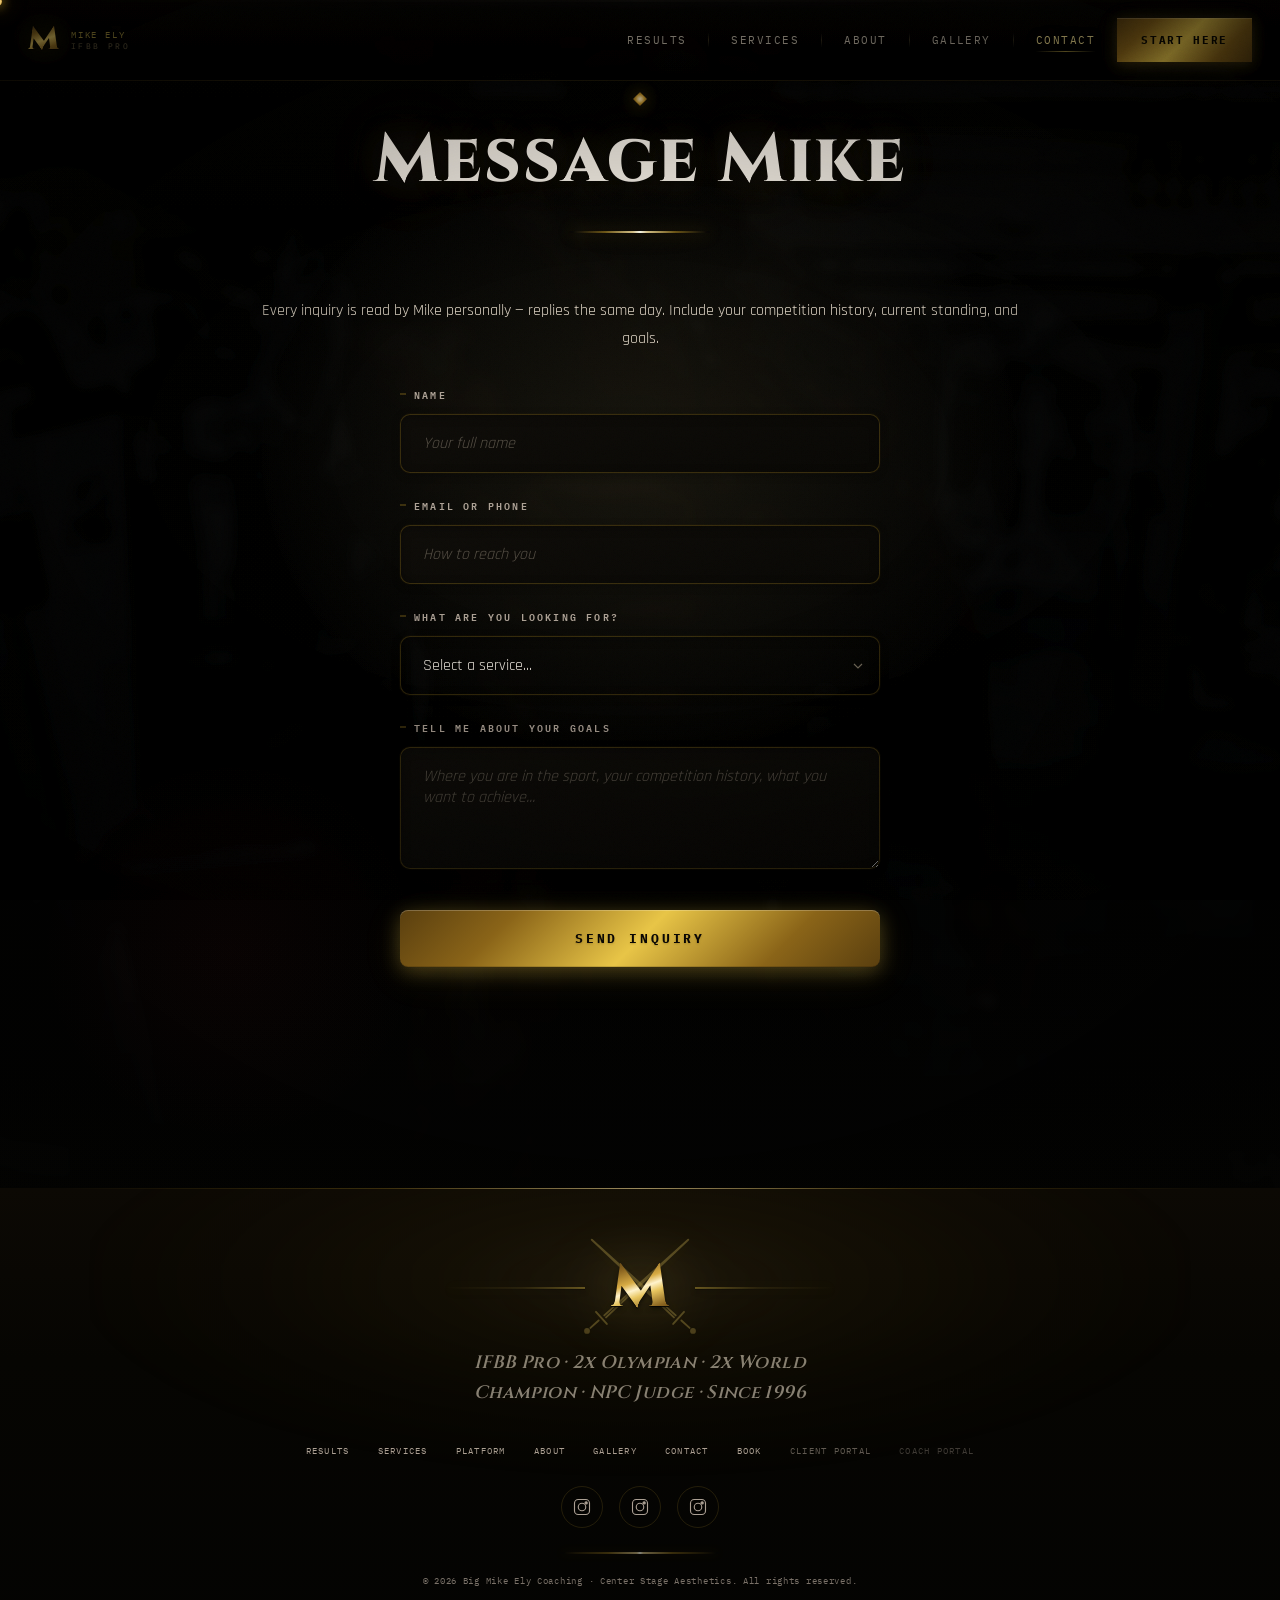
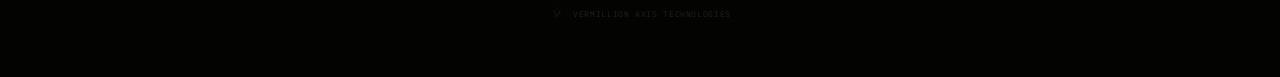
<file: contact.html>
<!DOCTYPE html>
<html lang="en">
<head>
<meta charset="UTF-8">
<meta name="viewport" content="width=device-width,initial-scale=1,viewport-fit=cover">
<title>Contact Big Mike Ely — Coaching, Guest Posing, Press</title>
<meta name="description" content="Reach Big Mike Ely for coaching inquiries, guest posing, promoter bookings, press, and sponsorship.">
<meta name="theme-color" content="#020202">
<meta name="color-scheme" content="dark">
<meta http-equiv="Content-Security-Policy" content="default-src 'self'; script-src 'self' 'unsafe-inline'; style-src 'self' 'unsafe-inline'; font-src 'self'; img-src 'self' data: blob: https://img.youtube.com https://ozgemcvnjzqfumpjxwcq.supabase.co; connect-src 'self' https://ozgemcvnjzqfumpjxwcq.supabase.co; frame-src https://www.youtube-nocookie.com; object-src 'none'; base-uri 'self'">
<meta name="robots" content="index, follow">
<meta http-equiv="X-Content-Type-Options" content="nosniff">
<meta http-equiv="Permissions-Policy" content="camera=(), microphone=(), geolocation=(), payment=()">
<meta name="referrer" content="strict-origin-when-cross-origin">
<link rel="canonical" href="https://v3vermillion.github.io/Big-Mike/contact.html">

<!-- Open Graph -->
<meta property="og:title" content="Contact Big Mike Ely">
<meta property="og:description" content="Coaching inquiries, guest posing, press, and sponsorship — reviewed personally, 24-hour response.">
<meta property="og:type" content="website">
<meta property="og:url" content="https://v3vermillion.github.io/Big-Mike/contact.html">
<meta property="og:image" content="https://v3vermillion.github.io/Big-Mike/img/platform-social-share.png">
<meta property="og:image:width" content="1200">
<meta property="og:image:height" content="630">
<meta property="og:image:alt" content="Big Mike Ely Coaching — 2× IFBB Pro World Champion">

<!-- Twitter -->
<meta name="twitter:card" content="summary_large_image">
<meta name="twitter:title" content="Contact Big Mike Ely">
<meta name="twitter:description" content="Coaching inquiries, guest posing, press, and sponsorship — reviewed personally, 24-hour response.">
<meta name="twitter:image" content="https://v3vermillion.github.io/Big-Mike/img/platform-social-share.png">

<!-- Icons -->
<link rel="icon" type="image/png" sizes="192x192" href="icons/icon-192.png">
<link rel="apple-touch-icon" href="icons/apple-touch-icon.png">

<!-- Fonts -->


<link rel="stylesheet" href="assets/fonts/fonts.css?v=v9">
<!-- Shared site styles — single source of truth, cached across pages -->
<link rel="stylesheet" href="css/site.css?v=v9">
</head>
<body>
<a href="#main" class="skip-link">Skip to main content</a>

<!-- GRAIN + VIGNETTE — atmospheric, cheap, consistent with brand system -->
<div class="grain-ov" aria-hidden="true"></div>
<div class="vignette" aria-hidden="true"></div>
<div class="atmos-mesh" aria-hidden="true"></div>
<div class="film-grain" aria-hidden="true"></div>

<!-- NAV -->
<nav class="nav" id="nav">
  <a href="index.html" class="nav-home" aria-label="Big Mike Ely — Home">
    <span class="nav-sigil">M</span>
    <div class="nav-tag"><span>Mike Ely</span>IFBB Pro</div>
  </a>
  <div class="nav-links">
    <a href="results.html">Results</a>
    <span class="nav-sep"></span>
    <a href="services.html">Services</a>
    <span class="nav-sep"></span>
    <a href="about.html">About</a>
    <span class="nav-sep"></span>
    <a href="gallery.html">Gallery</a>
    <span class="nav-sep"></span>
    <a href="contact.html">Contact</a>
    <a href="onboard.html" class="nav-cta">Start Here</a>
  </div>
  <button class="nav-burger" id="navBurger" aria-label="Open menu"><span class="burger-text">MENU</span></button>
</nav>

<!-- MOBILE MENU -->
<div class="mm" id="mm" role="dialog" aria-modal="true">
  <div class="mm-corner-tl"></div><div class="mm-corner-br"></div>
  <button class="mm-close" id="mmClose" aria-label="Close menu">&times;</button>
  <a href="index.html" class="mm-link">Home</a>
  <a href="results.html" class="mm-link">Results</a>
  <a href="services.html" class="mm-link">Services</a>
  <a href="about.html" class="mm-link">About</a>
  <a href="gallery.html" class="mm-link">Gallery</a>
  <a href="contact.html" class="mm-link">Contact</a>
  <a href="onboard.html" class="mm-cta">Start Here</a>
  <a href="portal.html" class="mm-existing" aria-label="Already a client? Sign in">Already a client? <span>Sign in &rarr;</span></a>
  <div class="mm-badge">IFBB Pro Big Mike Ely</div>
</div>

<main id="main">
<section class="section" id="contact">
  <div class="section-ambient" aria-hidden="true"><div class="section-ambient-img"></div></div>
  <div class="section-corners" aria-hidden="true"></div>
  <div class="inner contact-inner" style="max-width:640px;text-align:center;position:relative;z-index:2">
    <h2 class="s-head reveal">Message Mike</h2>
    <p class="reveal" style="font-size:16px;color:var(--ow);line-height:1.8;margin-bottom:32px">Every inquiry is read by Mike personally &mdash; replies the same day. Include your competition history, current standing, and goals.</p>
    <form class="reveal" id="contactForm" style="text-align:left;max-width:480px;margin:0 auto 24px" onsubmit="return submitContactForm(event)">
      <div style="position:absolute;left:-9999px" aria-hidden="true">
        <input type="text" name="website" id="cf-honeypot" tabindex="-1" autocomplete="off">
      </div>
      <div class="form-group">
        <label class="form-label" for="cf-name">Name</label>
        <input type="text" id="cf-name" name="name" required class="form-input" placeholder="Your full name" autocomplete="name" maxlength="100">
      </div>
      <div class="form-group">
        <label class="form-label" for="cf-contact">Email or Phone</label>
        <input type="text" id="cf-contact" name="contact" required class="form-input" placeholder="How to reach you" autocomplete="email" maxlength="120">
      </div>
      <div class="form-group">
        <label class="form-label" for="cf-service">What are you looking for?</label>
        <select id="cf-service" name="service" class="form-select">
          <option value="" disabled selected>Select a service...</option>
          <option value="training">1-on-1 Training</option>
          <option value="contestprep">Contest Prep</option>
          <option value="posing">Posing Lessons</option>
          <option value="spraytan">Spray Tan</option>
          <option value="nutrition">Nutrition Planning</option>
          <option value="online">Online Coaching</option>
          <option value="fullpackage">Full Coaching Package</option>
          <option value="consultation">Consultation</option>
        </select>
      </div>
      <div class="form-group">
        <label class="form-label" for="cf-message">Tell me about your goals</label>
        <textarea id="cf-message" name="message" rows="4" class="form-textarea" placeholder="Where you are in the sport, your competition history, what you want to achieve..." maxlength="2000"></textarea>
      </div>
      <button type="submit" class="btn-p form-submit">Send Inquiry</button>
    </form>
    <!-- Shown after submit while the inquiry inbox is offline (recovery mode) -->
    <div id="cf-sent" style="display:none;text-align:center;margin:8px auto 28px;max-width:440px">
      <div style="font-family:var(--display);font-size:clamp(20px,3vw,26px);color:var(--ice);margin-bottom:10px">Got it<span id="cf-sent-name"></span>.</div>
      <div style="font-size:14px;color:var(--ow);line-height:1.7;margin-bottom:22px">Mike reviews every inquiry personally. The fastest way to reach him right now is a direct message &mdash; replies the same day.</div>
      <a href="https://instagram.com/ifbbpromikeely" target="_blank" rel="noopener" class="btn-p" style="display:inline-flex;align-items:center;gap:10px"><svg width="16" height="16" viewBox="0 0 24 24" fill="none" stroke="currentColor" stroke-width="1.5"><rect x="2" y="2" width="20" height="20" rx="5"/><circle cx="12" cy="12" r="5"/><circle cx="17.5" cy="6.5" r="1.5" fill="currentColor"/></svg> DM @ifbbpromikeely</a>
    </div>
    <div class="reveal" style="font-family:var(--mono);font-size:10px;letter-spacing:.22em;text-transform:uppercase;color:var(--mu);margin:4px 0 14px">Or reach out directly</div>
    <div class="reveal" style="display:flex;gap:12px;justify-content:center;flex-wrap:wrap;margin-bottom:16px">
      <a href="https://instagram.com/ifbbpromikeely" target="_blank" rel="noopener" class="btn-s" style="display:inline-flex;align-items:center;gap:8px"><svg width="16" height="16" viewBox="0 0 24 24" fill="none" stroke="currentColor" stroke-width="1.5"><rect x="2" y="2" width="20" height="20" rx="5"/><circle cx="12" cy="12" r="5"/><circle cx="17.5" cy="6.5" r="1.5" fill="currentColor"/></svg> @ifbbpromikeely</a>
      <a href="https://instagram.com/center_stage_aesthetics" target="_blank" rel="noopener" class="btn-s" style="display:inline-flex;align-items:center;gap:8px"><svg width="16" height="16" viewBox="0 0 24 24" fill="none" stroke="currentColor" stroke-width="1.5"><rect x="2" y="2" width="20" height="20" rx="5"/><circle cx="12" cy="12" r="5"/><circle cx="17.5" cy="6.5" r="1.5" fill="currentColor"/></svg> @center_stage_aesthetics</a>
    </div>
    <div class="reveal" style="margin-top:20px;font-family:var(--mono);font-size:10px;letter-spacing:.18em;color:var(--mu);text-transform:uppercase;font-weight:600"><a href="https://osigym.com" target="_blank" rel="noopener" style="color:var(--acc);transition:all .3s;text-shadow:0 0 14px rgba(212,168,40,.2)" onmouseover="this.style.color='var(--accVib)';this.style.textShadow='0 0 22px rgba(212,168,40,.4)'" onmouseout="this.style.color='var(--acc)';this.style.textShadow='0 0 14px rgba(212,168,40,.2)'">Old School Iron Gym</a> &middot; 5139 W 140th St, Brook Park, OH 44142</div>
  </div>
</section>

</main>

<!-- FOOTER -->
<footer class="footer">
  <div class="footer-swords" aria-hidden="true"><svg viewBox="0 0 130 110" fill="none"><defs><g id="fsw"><circle cx="23" cy="89.5" r="2.3"/><line x1="25.7" y1="87.1" x2="32.2" y2="81.2"/><line x1="30.1" y1="74.4" x2="38.7" y2="84"/><path d="M36.7 77.2 L103.2 17.2 L38.1 78.8"/></g></defs><use href="#fsw"/><use href="#fsw" transform="matrix(-1 0 0 1 130 0)"/></svg></div>
  <div class="footer-mark">M</div>
  <div class="footer-sig">IFBB Pro &middot; 2x Olympian &middot; 2x World Champion &middot; NPC Judge &middot; Since 1996</div>
  <div class="footer-links">
    <a href="results.html">Results</a><a href="services.html">Services</a><a href="platform.html">Platform</a><a href="about.html">About</a><a href="gallery.html">Gallery</a><a href="contact.html">Contact</a><a href="book.html">Book</a>
    <a href="portal.html" style="opacity:.55">Client Portal</a><a href="app.html" style="opacity:.35">Coach Portal</a>
  </div>
  <div class="footer-social">
    <a href="https://instagram.com/ifbbpromikeely" target="_blank" rel="noopener" aria-label="Big Mike Ely on Instagram" title="@ifbbpromikeely"><svg width="18" height="18" viewBox="0 0 24 24" fill="none" stroke="currentColor" stroke-width="1.5"><rect x="2" y="2" width="20" height="20" rx="5"/><circle cx="12" cy="12" r="5"/><circle cx="17.5" cy="6.5" r="1.5" fill="currentColor"/></svg></a>
    <a href="https://instagram.com/center_stage_aesthetics" target="_blank" rel="noopener" aria-label="Center Stage Aesthetics"><svg width="18" height="18" viewBox="0 0 24 24" fill="none" stroke="currentColor" stroke-width="1.5"><rect x="2" y="2" width="20" height="20" rx="5"/><circle cx="12" cy="12" r="5"/><circle cx="17.5" cy="6.5" r="1.5" fill="currentColor"/></svg></a>
    <a href="https://instagram.com/osigym" target="_blank" rel="noopener" aria-label="Old School Iron Gym on Instagram" title="@osigym — Old School Iron Gym"><svg width="18" height="18" viewBox="0 0 24 24" fill="none" stroke="currentColor" stroke-width="1.5"><rect x="2" y="2" width="20" height="20" rx="5"/><circle cx="12" cy="12" r="5"/><circle cx="17.5" cy="6.5" r="1.5" fill="currentColor"/></svg></a>
  </div>
  <div class="gw" style="max-width:160px;margin:0 auto 20px"></div>
  <div class="footer-copy">&copy; 2026 Big Mike Ely Coaching &middot; Center Stage Aesthetics. All rights reserved.</div>
  <a href="https://www.vermillionaxis.tech" target="_blank" rel="noopener" class="vat">
    <svg width="16" height="20" viewBox="0 0 28 34" fill="none"><line x1="8" y1="10" x2="14" y2="22" stroke="currentColor" stroke-width="1.2"/><line x1="20" y1="10" x2="14" y2="22" stroke="currentColor" stroke-width="1.2"/><circle cx="14" cy="7" r="1.5" fill="currentColor" opacity=".5"/></svg>
    Vermillion Axis Technologies
  </a>
</footer>


<!-- LIGHTBOX -->
<div class="lightbox" id="lb" onclick="closeLB()" role="dialog" aria-modal="true" aria-label="Photo lightbox">
  <button class="lb-close" aria-label="Close">&times;</button>
  <button class="lb-arr lb-prev" onclick="event.stopPropagation();navLB(-1)" aria-label="Previous">&#8249;</button>
  <div class="lb-img-wrap" id="lbImgWrap" onclick="event.stopPropagation()">
    <img id="lbImg" alt="">
  </div>
  <button class="lb-arr lb-next" onclick="event.stopPropagation();navLB(1)" aria-label="Next">&#8250;</button>
  <div class="lb-info" id="lbInfo">
    <div class="lb-counter" id="lbCounter"></div>
    <div class="lb-cat" id="lbCat"></div>
  </div>
</div>

<script src="js/site.js?v=v9"></script>
</body>
</html>
</file>
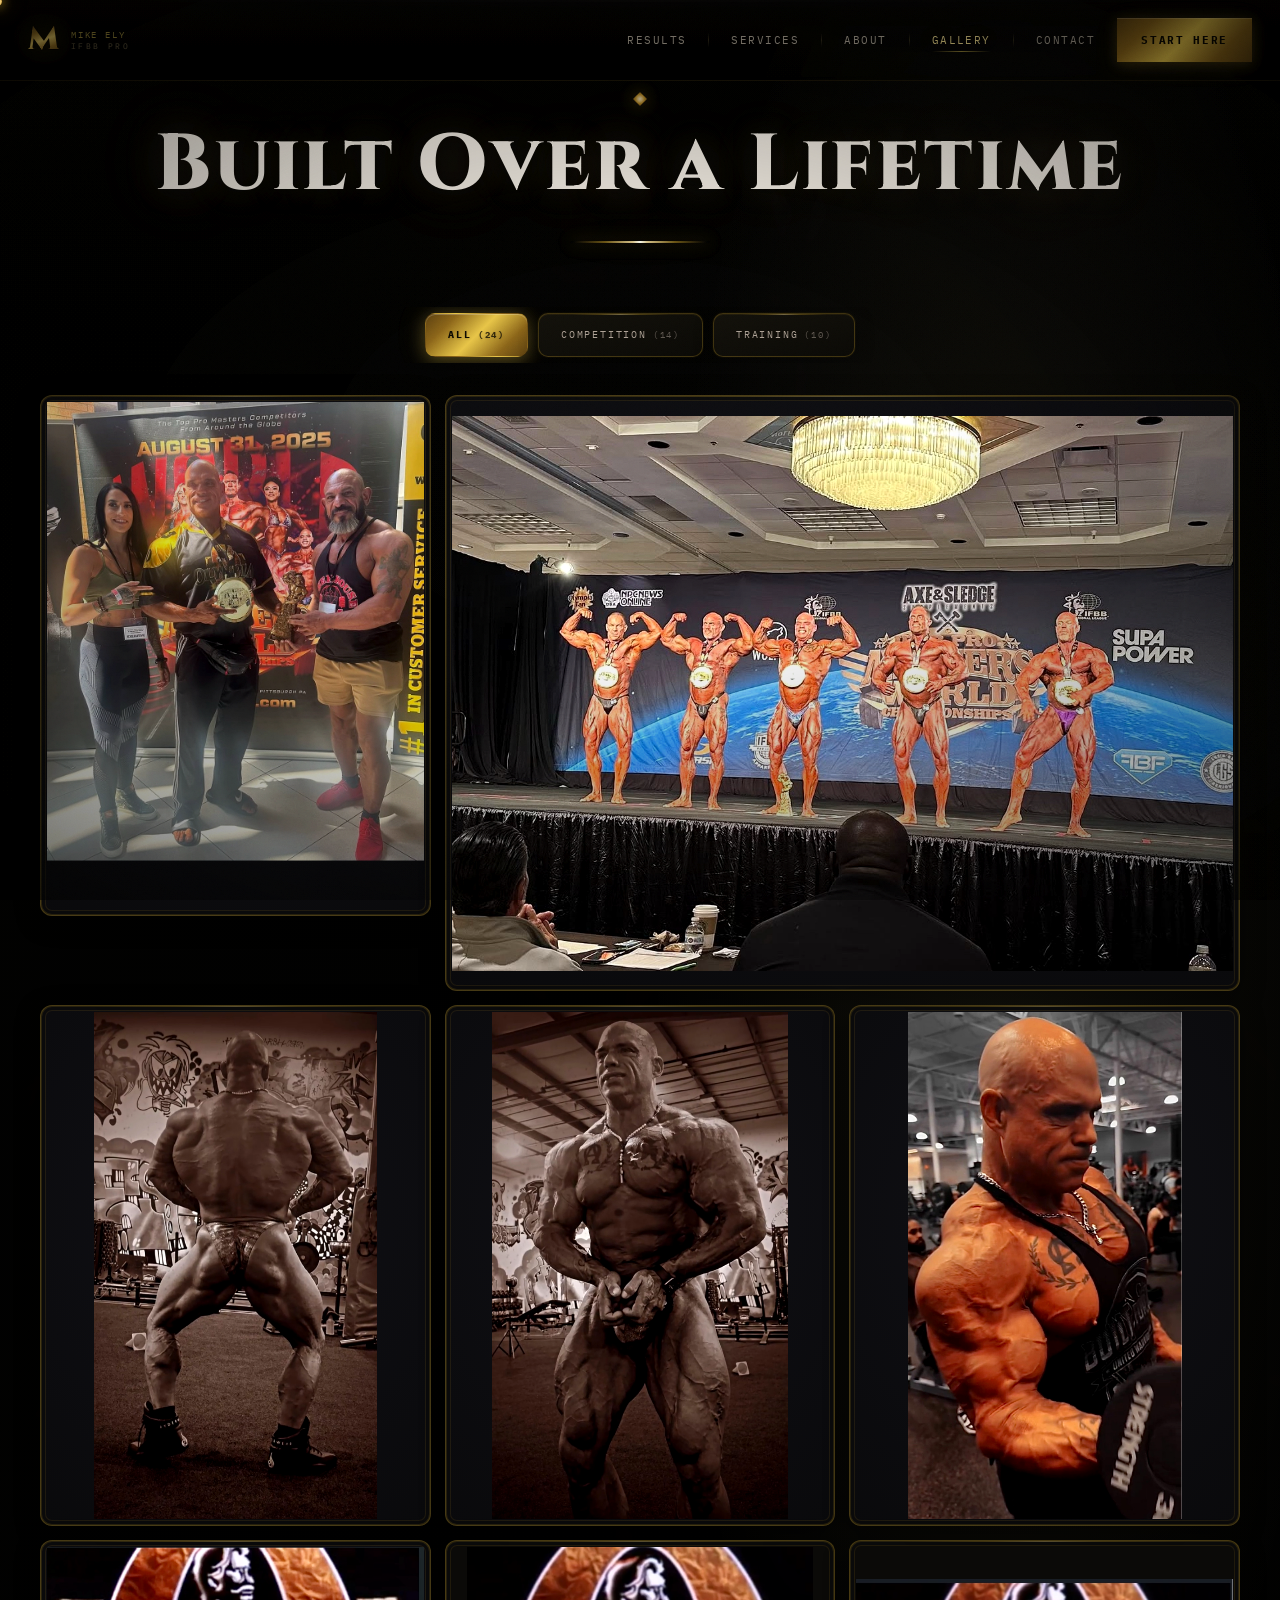
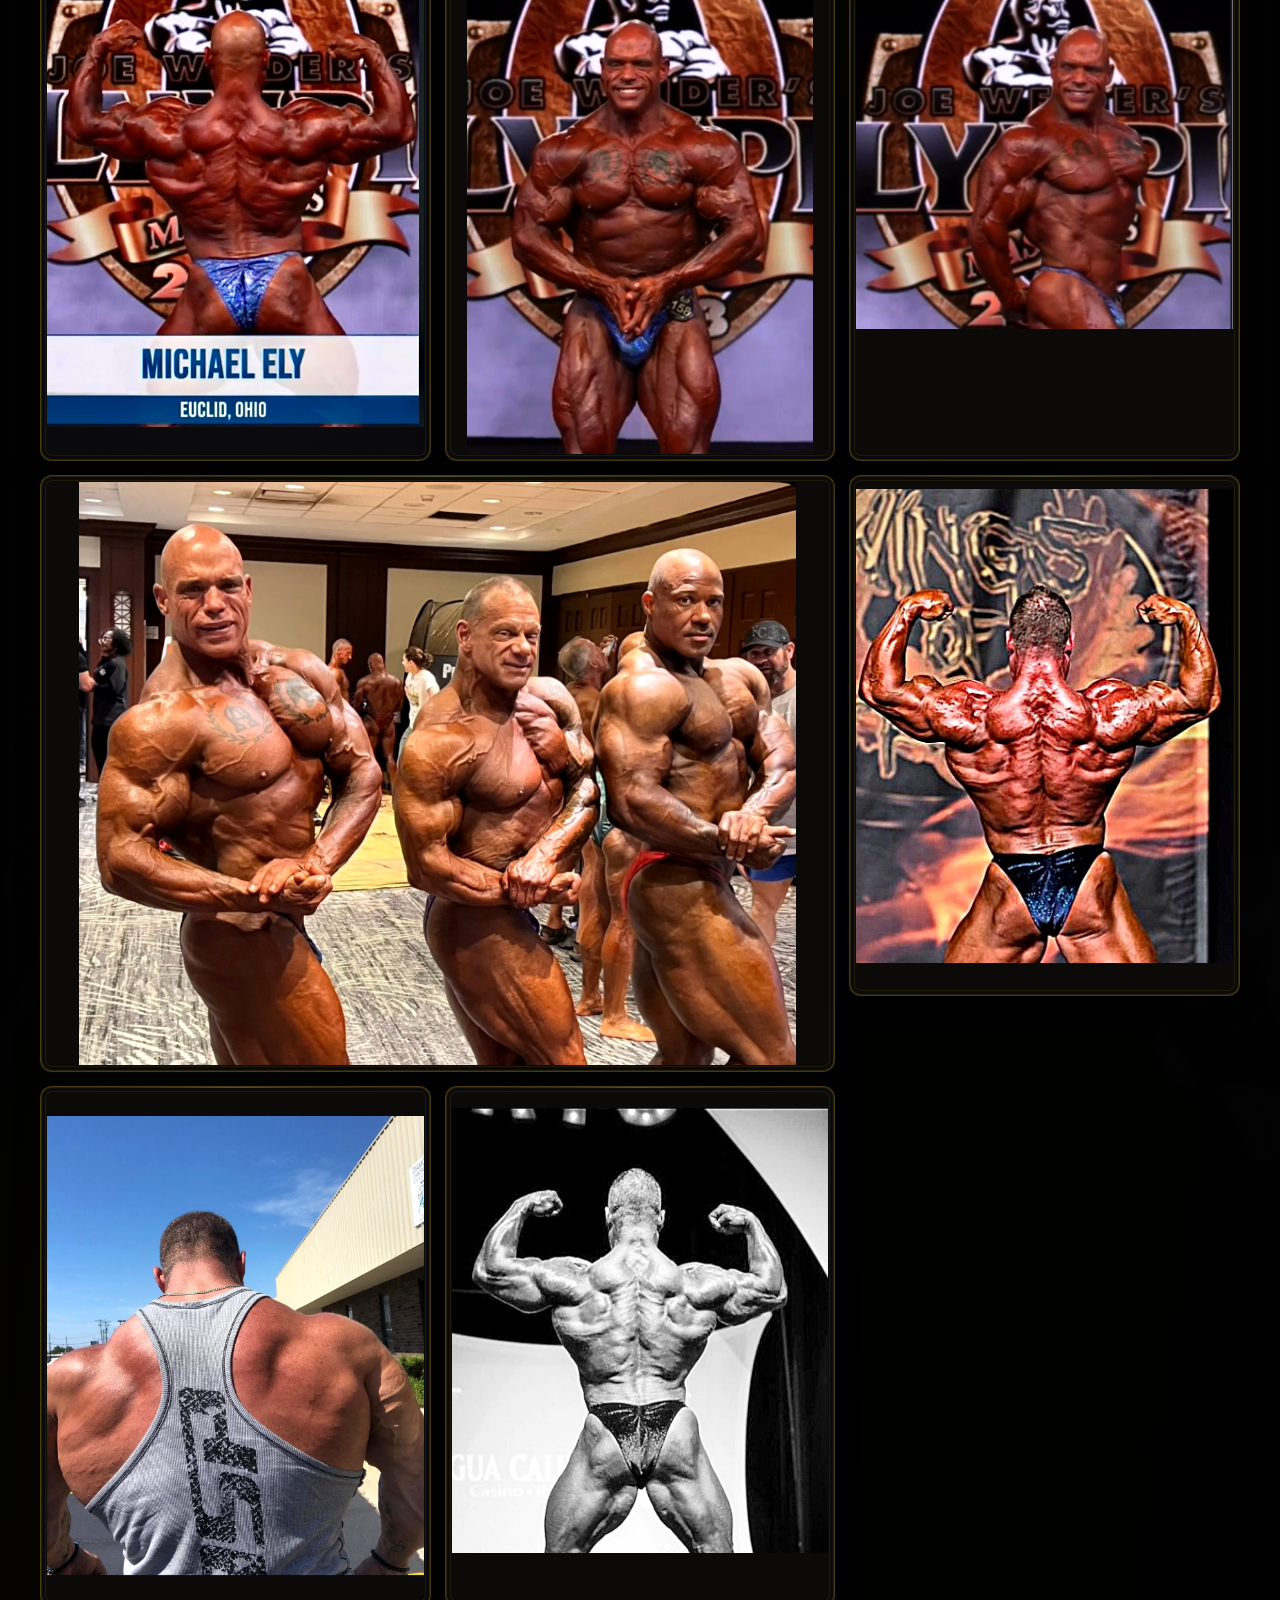
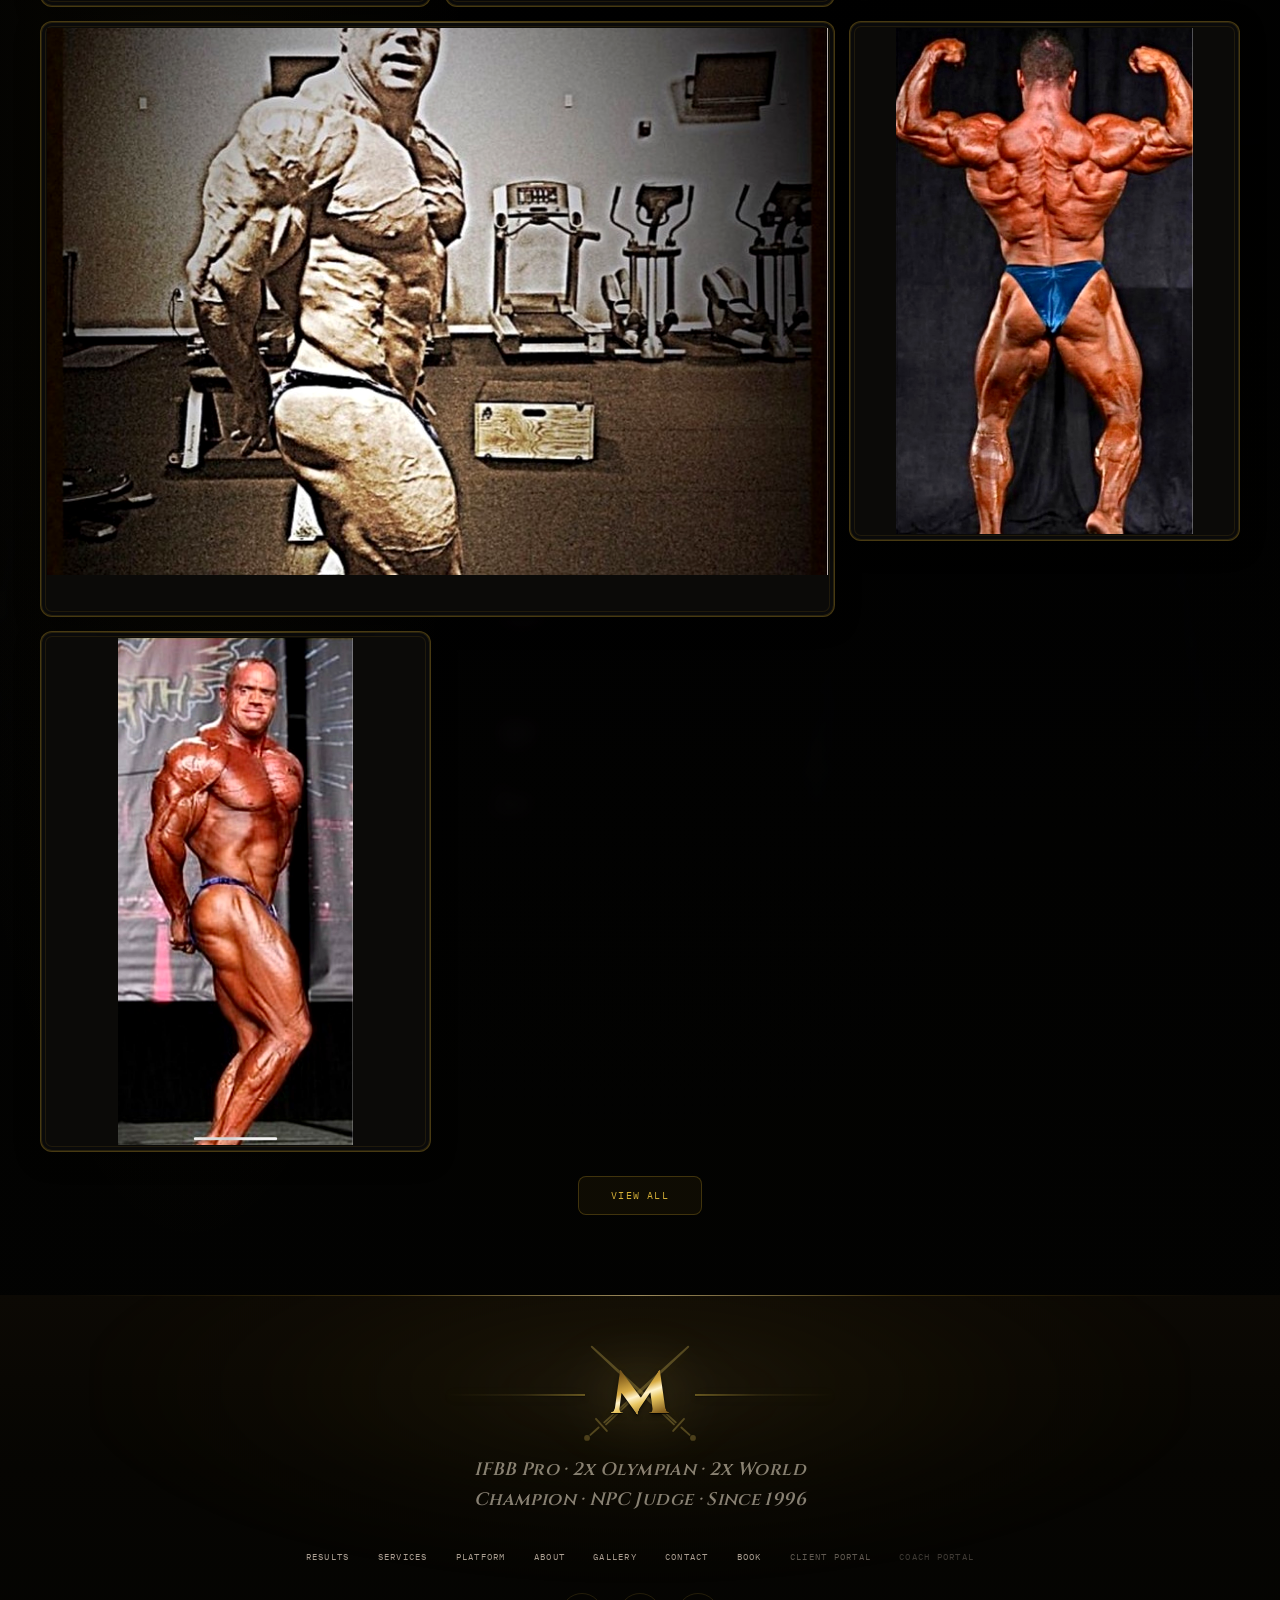
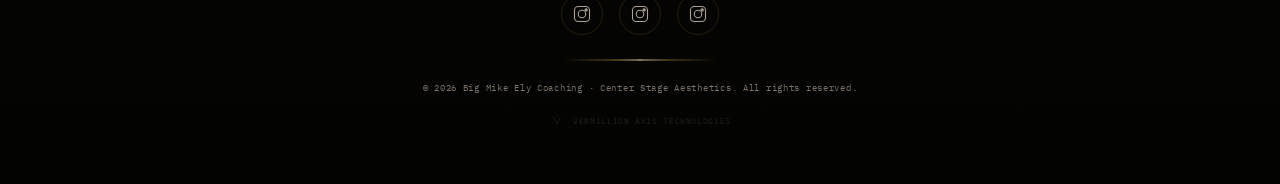
<file: gallery.html>
<!DOCTYPE html>
<html lang="en">
<head>
<meta charset="UTF-8">
<meta name="viewport" content="width=device-width,initial-scale=1,viewport-fit=cover">
<title>Gallery — Big Mike Ely Championship Career Photo Archive</title>
<meta name="description" content="A photo archive of the career — competition, training, backstage, and personal moments from IFBB Pro Big Mike Ely.">
<meta name="theme-color" content="#020202">
<meta name="color-scheme" content="dark">
<meta http-equiv="Content-Security-Policy" content="default-src 'self'; script-src 'self' 'unsafe-inline'; style-src 'self' 'unsafe-inline'; font-src 'self'; img-src 'self' data: blob: https://img.youtube.com https://ozgemcvnjzqfumpjxwcq.supabase.co; connect-src 'self' https://ozgemcvnjzqfumpjxwcq.supabase.co; frame-src https://www.youtube-nocookie.com; object-src 'none'; base-uri 'self'">
<meta name="robots" content="index, follow">
<meta http-equiv="X-Content-Type-Options" content="nosniff">
<meta http-equiv="Permissions-Policy" content="camera=(), microphone=(), geolocation=(), payment=()">
<meta name="referrer" content="strict-origin-when-cross-origin">
<link rel="canonical" href="https://v3vermillion.github.io/Big-Mike/gallery.html">

<!-- Open Graph -->
<meta property="og:title" content="Gallery | Big Mike Ely">
<meta property="og:description" content="Career photo archive — competition, training, and behind the scenes.">
<meta property="og:type" content="website">
<meta property="og:url" content="https://v3vermillion.github.io/Big-Mike/gallery.html">
<meta property="og:image" content="https://v3vermillion.github.io/Big-Mike/img/platform-social-share.png">
<meta property="og:image:width" content="1200">
<meta property="og:image:height" content="630">
<meta property="og:image:alt" content="Big Mike Ely Coaching — 2× IFBB Pro World Champion">

<!-- Twitter -->
<meta name="twitter:card" content="summary_large_image">
<meta name="twitter:title" content="Gallery | Big Mike Ely">
<meta name="twitter:description" content="Career photo archive — competition, training, and behind the scenes.">
<meta name="twitter:image" content="https://v3vermillion.github.io/Big-Mike/img/platform-social-share.png">

<!-- Icons -->
<link rel="icon" type="image/png" sizes="192x192" href="icons/icon-192.png">
<link rel="apple-touch-icon" href="icons/apple-touch-icon.png">

<!-- Fonts -->


<link rel="stylesheet" href="assets/fonts/fonts.css?v=v9">
<!-- Shared site styles — single source of truth, cached across pages -->
<link rel="stylesheet" href="css/site.css?v=v9">
</head>
<body>
<a href="#main" class="skip-link">Skip to main content</a>

<!-- GRAIN + VIGNETTE — atmospheric, cheap, consistent with brand system -->
<div class="grain-ov" aria-hidden="true"></div>
<div class="vignette" aria-hidden="true"></div>
<div class="atmos-mesh" aria-hidden="true"></div>
<div class="film-grain" aria-hidden="true"></div>

<!-- NAV -->
<nav class="nav" id="nav">
  <a href="index.html" class="nav-home" aria-label="Big Mike Ely — Home">
    <span class="nav-sigil">M</span>
    <div class="nav-tag"><span>Mike Ely</span>IFBB Pro</div>
  </a>
  <div class="nav-links">
    <a href="results.html">Results</a>
    <span class="nav-sep"></span>
    <a href="services.html">Services</a>
    <span class="nav-sep"></span>
    <a href="about.html">About</a>
    <span class="nav-sep"></span>
    <a href="gallery.html">Gallery</a>
    <span class="nav-sep"></span>
    <a href="contact.html">Contact</a>
    <a href="onboard.html" class="nav-cta">Start Here</a>
  </div>
  <button class="nav-burger" id="navBurger" aria-label="Open menu"><span class="burger-text">MENU</span></button>
</nav>

<!-- MOBILE MENU -->
<div class="mm" id="mm" role="dialog" aria-modal="true">
  <div class="mm-corner-tl"></div><div class="mm-corner-br"></div>
  <button class="mm-close" id="mmClose" aria-label="Close menu">&times;</button>
  <a href="index.html" class="mm-link">Home</a>
  <a href="results.html" class="mm-link">Results</a>
  <a href="services.html" class="mm-link">Services</a>
  <a href="about.html" class="mm-link">About</a>
  <a href="gallery.html" class="mm-link">Gallery</a>
  <a href="contact.html" class="mm-link">Contact</a>
  <a href="onboard.html" class="mm-cta">Start Here</a>
  <a href="portal.html" class="mm-existing" aria-label="Already a client? Sign in">Already a client? <span>Sign in &rarr;</span></a>
  <div class="mm-badge">IFBB Pro Big Mike Ely</div>
</div>

<main id="main">
<section class="section" id="gallery">
  <div class="section-ambient" aria-hidden="true"><div class="section-ambient-img"></div></div>
  <div class="section-corners" aria-hidden="true"></div>
  <div class="inner">
    <h2 class="s-head reveal">Built Over a Lifetime</h2>
    <div class="gal-tabs reveal" id="galTabs">
      <button class="gal-tab active" data-filter="all">All<span class="gal-tab-count" id="galCountAll"></span></button>
      <button class="gal-tab" data-filter="competition">Competition<span class="gal-tab-count" id="galCountCompetition"></span></button>
      <button class="gal-tab" data-filter="training">Training<span class="gal-tab-count" id="galCountTraining"></span></button>
    </div>
    <div class="gal-grid" id="galGrid">

      <!-- COMPETITION — stage shots, trophies, shows -->
      <div class="gal-item reveal" data-cat="competition" onclick="openLB(this)" role="button" tabindex="0" onkeydown="if(event.key==='Enter'||event.key===' '){event.preventDefault();openLB(this)}">
        <img src="img/gallery-worlds-2025-trophy.jpg" alt="Mike Ely with trophy and belt at 2025 IFBB Pro World Championship" loading="eager" decoding="async" style="object-position:center top">
        <div class="gal-label">IFBB Pro World Championship — 2025</div>
      </div>

      <div class="gal-item gal-landscape reveal" data-cat="competition" onclick="openLB(this)" role="button" tabindex="0" onkeydown="if(event.key==='Enter'||event.key===' '){event.preventDefault();openLB(this)}">
        <img src="img/gallery-worlds-2025-lineup.jpg" alt="IFBB Pro Masters World Championship 2025 lineup on stage" loading="eager" decoding="async" style="object-position:center center">
        <div class="gal-label">IFBB Pro Masters World Championship — 2025</div>
      </div>

      <!-- TRAINING — gym shots, posing practice -->
      <div class="gal-item reveal" data-cat="training" onclick="openLB(this)" role="button" tabindex="0" onkeydown="if(event.key==='Enter'||event.key===' '){event.preventDefault();openLB(this)}">
        <img src="img/gallery-rear-lat-spread.jpg" alt="Mike Ely rear lat spread" loading="eager" decoding="async" style="object-position:center 15%">
        <div class="gal-label">Rear Lat Spread</div>
      </div>

      <div class="gal-item reveal" data-cat="training" onclick="openLB(this)" role="button" tabindex="0" onkeydown="if(event.key==='Enter'||event.key===' '){event.preventDefault();openLB(this)}">
        <img src="img/gallery-front-most-muscular-gym.jpg" alt="Mike Ely most muscular" loading="eager" decoding="async" style="object-position:center 12%">
        <div class="gal-label">Most Muscular</div>
      </div>

      <div class="gal-item reveal" data-cat="training" onclick="openLB(this)" role="button" tabindex="0" onkeydown="if(event.key==='Enter'||event.key===' '){event.preventDefault();openLB(this)}">
        <img src="img/gallery-gym-curls.jpg" alt="Mike Ely in the gym" loading="eager" decoding="async" style="object-position:center 25%">
      </div>

      <!-- COMPETITION — stage -->
      <div class="gal-item reveal" data-cat="competition" onclick="openLB(this)" role="button" tabindex="0" onkeydown="if(event.key==='Enter'||event.key===' '){event.preventDefault();openLB(this)}">
        <img src="img/gallery-olympia-romania-stage.jpg" alt="Michael Ely back double bicep at Masters Olympia — Euclid, Ohio, 2023" loading="eager" decoding="async" style="object-position:center top">
        <div class="gal-label">Masters Olympia — Romania, 2023</div>
      </div>

      <div class="gal-item reveal" data-cat="competition" onclick="openLB(this)" role="button" tabindex="0" onkeydown="if(event.key==='Enter'||event.key===' '){event.preventDefault();openLB(this)}">
        <img src="img/gallery-olympia-stage.jpg" alt="Mike Ely most muscular on stage at 2023 Masters Olympia" loading="lazy" decoding="async" style="object-position:center 15%">
        <div class="gal-label">2023 Masters Olympia Stage Shot</div>
      </div>

      <div class="gal-item reveal" data-cat="competition" onclick="openLB(this)" role="button" tabindex="0" onkeydown="if(event.key==='Enter'||event.key===' '){event.preventDefault();openLB(this)}">
        <img src="img/gallery-olympia-romania-front.jpg" alt="Mike Ely front pose at Masters Olympia Romania" loading="lazy" decoding="async" style="object-position:center 20%">
      </div>

      <div class="gal-item gal-landscape reveal" data-cat="competition" onclick="openLB(this)" role="button" tabindex="0" onkeydown="if(event.key==='Enter'||event.key===' '){event.preventDefault();openLB(this)}">
        <img src="img/gallery-masters-backstage-trio.jpg" alt="Mike Ely with Vinny Galanti and Ken Jackson backstage at IFBB Masters" loading="lazy" decoding="async" style="object-position:center center">
        <div class="gal-label">IFBB Masters — Backstage</div>
      </div>

      <div class="gal-item reveal" data-cat="competition" onclick="openLB(this)" role="button" tabindex="0" onkeydown="if(event.key==='Enter'||event.key===' '){event.preventDefault();openLB(this)}">
        <img src="img/gallery-wings-chicago-2015.jpg" alt="Mike Ely back double bicep at Wings of Strength Chicago Pro 2015" loading="lazy" decoding="async" style="object-position:center 20%">
        <div class="gal-label">Wings of Strength — Chicago Pro, 2015</div>
      </div>

      <div class="gal-item reveal" data-cat="training" onclick="openLB(this)" role="button" tabindex="0" onkeydown="if(event.key==='Enter'||event.key===' '){event.preventDefault();openLB(this)}">
        <img src="img/gallery-back-width.jpg" alt="Mike Ely back width outdoors" loading="lazy" decoding="async" style="object-position:center center">
        <div class="gal-label">BMFBD</div>
      </div>

      <div class="gal-item reveal" data-cat="competition" onclick="openLB(this)" role="button" tabindex="0" onkeydown="if(event.key==='Enter'||event.key===' '){event.preventDefault();openLB(this)}">
        <img src="img/gallery-ferrigno-back-dbl-bi.jpg" alt="Mike Ely back double bicep at IFBB Ferrigno Legacy Classic 2015" loading="lazy" decoding="async" style="object-position:center 25%">
        <div class="gal-label">2015 IFBB Ferrigno Legacy Classic</div>
      </div>

      <div class="gal-item gal-landscape reveal" data-cat="training" onclick="openLB(this)" role="button" tabindex="0" onkeydown="if(event.key==='Enter'||event.key===' '){event.preventDefault();openLB(this)}">
        <img src="img/gallery-ferrigno-prep.jpg" alt="Mike Ely preparing for Ferrigno Legacy competition" loading="lazy" decoding="async" style="object-position:center top">
        <div class="gal-label">Ferrigno Legacy Prep</div>
      </div>

      <div class="gal-item reveal" data-cat="competition" onclick="openLB(this)" role="button" tabindex="0" onkeydown="if(event.key==='Enter'||event.key===' '){event.preventDefault();openLB(this)}">
        <img src="img/gallery-back-dbl-bicep.jpg" alt="Mike Ely back double bicep — Muscular Development" loading="lazy" decoding="async" style="object-position:center 20%">
        <div class="gal-label">Back Double Bicep — Muscular Development</div>
      </div>

      <div class="gal-item reveal" data-cat="competition" onclick="openLB(this)" role="button" tabindex="0" onkeydown="if(event.key==='Enter'||event.key===' '){event.preventDefault();openLB(this)}">
        <img src="img/gallery-side-chest-stage.jpg" alt="Mike Ely side tricep pose — Muscular Development" loading="lazy" decoding="async" style="object-position:center 20%">
        <div class="gal-label">Side Tricep — Muscular Development</div>
      </div>

      <div class="gal-item reveal" data-cat="competition" onclick="openLB(this)" role="button" tabindex="0" onkeydown="if(event.key==='Enter'||event.key===' '){event.preventDefault();openLB(this)}">
        <img src="img/gallery-most-muscular-crab.jpg" alt="Mike Ely most muscular crab pose on stage" loading="lazy" decoding="async" style="object-position:center 15%">
        <div class="gal-label">Most Muscular — On Stage</div>
      </div>

      <div class="gal-item reveal" data-cat="training" onclick="openLB(this)" role="button" tabindex="0" onkeydown="if(event.key==='Enter'||event.key===' '){event.preventDefault();openLB(this)}">
        <img src="img/gallery-gym-back-squats.jpg" alt="Mike Ely squatting with custom Big Mike Ely belt" loading="lazy" decoding="async" style="object-position:center 35%">
        <div class="gal-label">Squats</div>
      </div>

      <div class="gal-item reveal" data-cat="competition" onclick="openLB(this)" role="button" tabindex="0" onkeydown="if(event.key==='Enter'||event.key===' '){event.preventDefault();openLB(this)}">
        <img src="img/gallery-guest-posing-npc-ny.jpg" alt="Mike Ely guest posing at NPC New York" loading="lazy" decoding="async" style="object-position:center 25%">
        <div class="gal-label">Guest Posing — NPC New York</div>
      </div>

      <div class="gal-item gal-landscape reveal" data-cat="competition" onclick="openLB(this)" role="button" tabindex="0" onkeydown="if(event.key==='Enter'||event.key===' '){event.preventDefault();openLB(this)}">
        <img src="img/gallery-backstage-golds.jpg" alt="Mike Ely backstage at Nationals" loading="lazy" decoding="async" style="object-position:center 20%">
        <div class="gal-label">Backstage — Nationals</div>
      </div>

      <div class="gal-item gal-landscape reveal" data-cat="training" onclick="openLB(this)" role="button" tabindex="0" onkeydown="if(event.key==='Enter'||event.key===' '){event.preventDefault();openLB(this)}">
        <img src="img/gallery-transformation.jpg" alt="Mike Ely physique evolution" loading="lazy" decoding="async" style="object-position:center center">
        <div class="gal-label">The Evolution — Then to Now</div>
      </div>

      <div class="gal-item gal-landscape reveal" data-cat="training" onclick="openLB(this)" role="button" tabindex="0" onkeydown="if(event.key==='Enter'||event.key===' '){event.preventDefault();openLB(this)}">
        <img src="img/gallery-gym-prep-2014.jpg" alt="Mike Ely contest prep 2014" loading="lazy" decoding="async" style="object-position:center top">
        <div class="gal-label">Contest Prep — 2014</div>
      </div>

      <div class="gal-item reveal" data-cat="training" onclick="openLB(this)" role="button" tabindex="0" onkeydown="if(event.key==='Enter'||event.key===' '){event.preventDefault();openLB(this)}">
        <img src="img/gallery-evogen-cellkem.jpg" alt="Mike Ely with Evogen Cell KEM supplement" loading="lazy" decoding="async" style="object-position:center 20%">
        <div class="gal-label">Evogen Athlete</div>
      </div>

      <div class="gal-item reveal" data-cat="training" onclick="openLB(this)" role="button" tabindex="0" onkeydown="if(event.key==='Enter'||event.key===' '){event.preventDefault();openLB(this)}">
        <img src="img/gallery-outdoor-pose.jpg" alt="Mike Ely outdoor side tricep pose" loading="lazy" decoding="async" style="object-position:center 20%">
        <div class="gal-label">Side Tricep</div>
      </div>

      <div class="gal-item reveal" data-cat="competition" onclick="openLB(this)" role="button" tabindex="0" onkeydown="if(event.key==='Enter'||event.key===' '){event.preventDefault();openLB(this)}">
        <img src="img/gallery-champion-2024.jpg" alt="Big Mike Ely front double bicep on stage at 2024 IFBB Pro World Championship" loading="lazy" decoding="async" style="object-position:center 25%">
        <div class="gal-label">2024 IFBB Pro World Championship</div>
      </div>

    </div>
    <div class="gal-more reveal" id="galMore"><button onclick="toggleGalExpand()"><span>View All</span></button></div>
  </div>
</section>

</main>

<!-- FOOTER -->
<footer class="footer">
  <div class="footer-swords" aria-hidden="true"><svg viewBox="0 0 130 110" fill="none"><defs><g id="fsw"><circle cx="23" cy="89.5" r="2.3"/><line x1="25.7" y1="87.1" x2="32.2" y2="81.2"/><line x1="30.1" y1="74.4" x2="38.7" y2="84"/><path d="M36.7 77.2 L103.2 17.2 L38.1 78.8"/></g></defs><use href="#fsw"/><use href="#fsw" transform="matrix(-1 0 0 1 130 0)"/></svg></div>
  <div class="footer-mark">M</div>
  <div class="footer-sig">IFBB Pro &middot; 2x Olympian &middot; 2x World Champion &middot; NPC Judge &middot; Since 1996</div>
  <div class="footer-links">
    <a href="results.html">Results</a><a href="services.html">Services</a><a href="platform.html">Platform</a><a href="about.html">About</a><a href="gallery.html">Gallery</a><a href="contact.html">Contact</a><a href="book.html">Book</a>
    <a href="portal.html" style="opacity:.55">Client Portal</a><a href="app.html" style="opacity:.35">Coach Portal</a>
  </div>
  <div class="footer-social">
    <a href="https://instagram.com/ifbbpromikeely" target="_blank" rel="noopener" aria-label="Big Mike Ely on Instagram" title="@ifbbpromikeely"><svg width="18" height="18" viewBox="0 0 24 24" fill="none" stroke="currentColor" stroke-width="1.5"><rect x="2" y="2" width="20" height="20" rx="5"/><circle cx="12" cy="12" r="5"/><circle cx="17.5" cy="6.5" r="1.5" fill="currentColor"/></svg></a>
    <a href="https://instagram.com/center_stage_aesthetics" target="_blank" rel="noopener" aria-label="Center Stage Aesthetics"><svg width="18" height="18" viewBox="0 0 24 24" fill="none" stroke="currentColor" stroke-width="1.5"><rect x="2" y="2" width="20" height="20" rx="5"/><circle cx="12" cy="12" r="5"/><circle cx="17.5" cy="6.5" r="1.5" fill="currentColor"/></svg></a>
    <a href="https://instagram.com/osigym" target="_blank" rel="noopener" aria-label="Old School Iron Gym on Instagram" title="@osigym — Old School Iron Gym"><svg width="18" height="18" viewBox="0 0 24 24" fill="none" stroke="currentColor" stroke-width="1.5"><rect x="2" y="2" width="20" height="20" rx="5"/><circle cx="12" cy="12" r="5"/><circle cx="17.5" cy="6.5" r="1.5" fill="currentColor"/></svg></a>
  </div>
  <div class="gw" style="max-width:160px;margin:0 auto 20px"></div>
  <div class="footer-copy">&copy; 2026 Big Mike Ely Coaching &middot; Center Stage Aesthetics. All rights reserved.</div>
  <a href="https://www.vermillionaxis.tech" target="_blank" rel="noopener" class="vat">
    <svg width="16" height="20" viewBox="0 0 28 34" fill="none"><line x1="8" y1="10" x2="14" y2="22" stroke="currentColor" stroke-width="1.2"/><line x1="20" y1="10" x2="14" y2="22" stroke="currentColor" stroke-width="1.2"/><circle cx="14" cy="7" r="1.5" fill="currentColor" opacity=".5"/></svg>
    Vermillion Axis Technologies
  </a>
</footer>


<!-- LIGHTBOX -->
<div class="lightbox" id="lb" onclick="closeLB()" role="dialog" aria-modal="true" aria-label="Photo lightbox">
  <button class="lb-close" aria-label="Close">&times;</button>
  <button class="lb-arr lb-prev" onclick="event.stopPropagation();navLB(-1)" aria-label="Previous">&#8249;</button>
  <div class="lb-img-wrap" id="lbImgWrap" onclick="event.stopPropagation()">
    <img id="lbImg" alt="">
  </div>
  <button class="lb-arr lb-next" onclick="event.stopPropagation();navLB(1)" aria-label="Next">&#8250;</button>
  <div class="lb-info" id="lbInfo">
    <div class="lb-counter" id="lbCounter"></div>
    <div class="lb-cat" id="lbCat"></div>
  </div>
</div>

<script src="js/site.js?v=v9"></script>
</body>
</html>
</file>
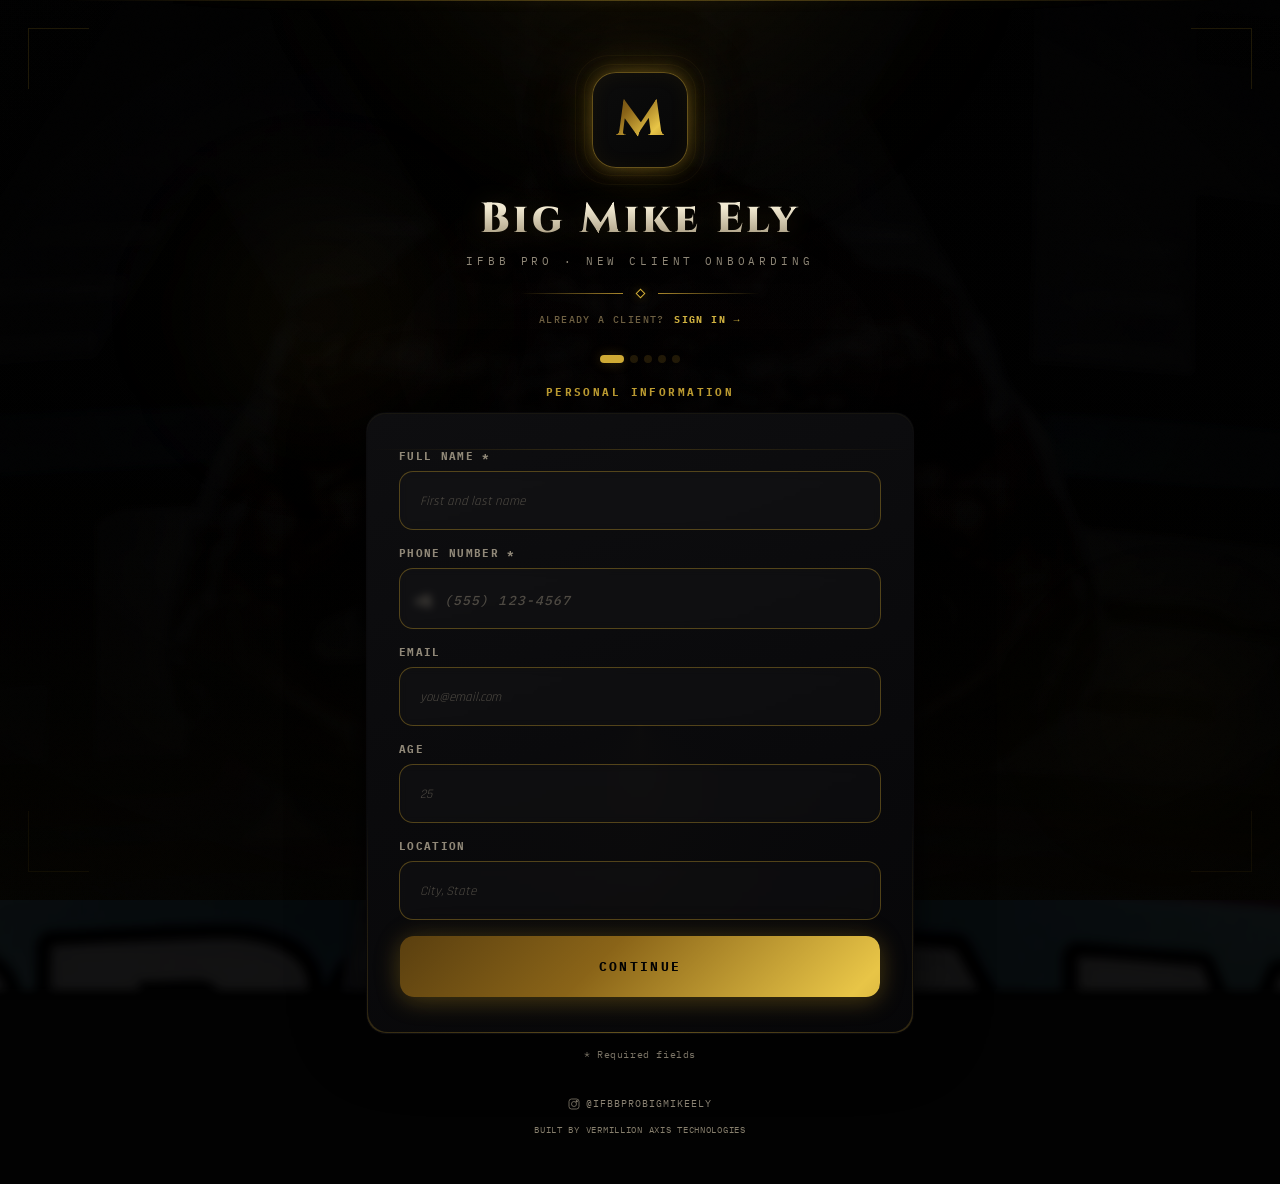
<file: onboard.html>
<!DOCTYPE html>
<html lang="en">
<head>
<meta charset="UTF-8"/>
<meta name="viewport" content="width=device-width,initial-scale=1.0"/>
<title>New Client Onboarding · Big Mike Ely Coaching</title>
<meta name="mobile-web-app-capable" content="yes"/>
<meta name="apple-mobile-web-app-capable" content="yes"/>
<meta name="apple-mobile-web-app-status-bar-style" content="black-translucent"/>
<meta name="theme-color" content="#020202"/>
<meta http-equiv="Content-Security-Policy" content="default-src 'self'; script-src 'self' 'unsafe-inline'; style-src 'self' 'unsafe-inline'; font-src 'self'; img-src 'self' data: blob: https://ozgemcvnjzqfumpjxwcq.supabase.co; connect-src 'self' https://ozgemcvnjzqfumpjxwcq.supabase.co; frame-src 'none'; object-src 'none'; base-uri 'self'"/>
<meta http-equiv="X-Content-Type-Options" content="nosniff">
<meta name="referrer" content="strict-origin-when-cross-origin">
<meta http-equiv="Permissions-Policy" content="camera=(self), microphone=(), geolocation=(), payment=()">
<meta name="description" content="Start your coaching journey with IFBB Pro Big Mike Ely. Fill out your onboarding form."/>
<link rel="icon" type="image/png" sizes="192x192" href="icons/icon-192.png"/>
<link rel="apple-touch-icon" href="icons/apple-touch-icon.png"/>
<link rel="stylesheet" href="assets/fonts/fonts.css?v=v9">
<script src="assets/vendor/supabase.min.js"></script>
<style>
:root{
  --bg:#020202;--bg2:#050505;--card:#0a0a0c;--cardH:#111114;
  --border:rgba(212,168,48,.28);--borderH:rgba(212,168,48,.35);--borderS:rgba(212,168,48,.15);
  --acc:#D4AF37;--accD:#A8862B;--accDeep:#7D6420;--accVib:#F5E38C;--accBright:#F7DA5E;
  --accS:rgba(200,160,40,0.06);--accB:rgba(212,168,48,.45);--accM:rgba(200,160,40,0.30);
  --accGlow:rgba(200,160,40,0.25);
  --ice:#f0e8d0;--wh:#f0ece4;--ow:#c8c0b0;--mu:#908878;--dm:#8c8474;--dmL:#877f6d;
  --glass:rgba(200,160,40,0.02);--glassB:rgba(200,160,40,0.04);
  --warn:#e8b878;--danger:#d87878;--success:#78c878;
  --display:'Cinzel',serif;--body:'Rajdhani',sans-serif;--mono:'IBM Plex Mono',monospace;
  --goldGrad:linear-gradient(135deg,#5A3F0F 0%,#8A6418 22%,#E8C547 50%,#8A6418 78%,#5A3F0F 100%);
}
body.theme-crimson{
  --acc:#D03030;--accD:#A01818;--accDeep:#881818;--accVib:#F04040;--accBright:#F05050;
  --accS:rgba(210,40,40,0.06);--accB:rgba(210,40,40,.45);--accM:rgba(210,40,40,0.30);
  --accGlow:rgba(210,40,40,0.25);
  --border:rgba(210,40,40,.28);--borderH:rgba(210,40,40,.35);--borderS:rgba(210,40,40,.15);
  --goldGrad:linear-gradient(135deg,#8B1414,#C42828,#E84040,#C42828,#8B1414);
  --ice:#f0e0e0;--wh:#f0e8e8;--ow:#c8b8b8;
  --glass:rgba(210,40,40,0.02);--glassB:rgba(210,40,40,0.04);
}
*{margin:0;padding:0;box-sizing:border-box;-webkit-tap-highlight-color:transparent}
html{height:100%;overflow-x:hidden;overscroll-behavior:none}
body{min-height:100dvh;min-height:100vh;overflow-x:hidden;overscroll-behavior:none;background:var(--bg);color:var(--wh);font-family:var(--body);-webkit-font-smoothing:antialiased;touch-action:manipulation;position:relative}
@media(prefers-reduced-motion:reduce){*,*::before,*::after{animation-duration:0.01ms !important;animation-iteration-count:1 !important;transition-duration:0.01ms !important}}
input,textarea,select{font-family:var(--body);color:var(--wh);background:rgba(255,255,255,.02);border:1.5px solid var(--borderH);border-radius:10px;padding:13px 16px;font-size:16px;outline:none;width:100%;box-sizing:border-box;-webkit-appearance:none;appearance:none;transition:border-color .3s,box-shadow .3s,background .3s;min-height:46px;backdrop-filter:blur(4px);-webkit-backdrop-filter:blur(4px)}
textarea{resize:vertical;line-height:1.5}
input:focus,textarea:focus,select:focus{border-color:var(--acc);box-shadow:0 0 0 3px var(--accGlow),0 0 20px var(--accS),0 4px 16px rgba(200,160,40,.06);background:rgba(200,160,40,.03)}
input::placeholder,textarea::placeholder{color:var(--dm);opacity:.5;font-style:italic;font-size:13px}
button{font-family:var(--body);cursor:pointer;border:none;outline:none;transition:all .18s ease}
.btn{background:var(--goldGrad);background-size:200% 100%;color:var(--bg);font-family:var(--mono);font-size:11px;font-weight:700;letter-spacing:.15em;padding:18px 20px;border-radius:12px;width:100%;box-shadow:0 4px 24px var(--accM),0 0 40px var(--accS);text-transform:uppercase;animation:shimmer 3s ease-in-out infinite,btnBreathe 4s ease-in-out infinite;min-height:50px;position:relative}
.btn:hover{box-shadow:0 6px 32px var(--accB),0 0 60px var(--accS);transform:translateY(-1px)}
.btn:active{transform:translateY(0)}
.btn:disabled{opacity:.4;pointer-events:none;animation:none}
@keyframes btnBreathe{0%,100%{box-shadow:0 4px 24px var(--accM),0 0 30px var(--accS)}50%{box-shadow:0 4px 28px var(--accB),0 0 50px var(--accGlow)}}
.btn2{background:var(--accS);color:var(--acc);border:1.5px solid var(--borderH);font-family:var(--mono);font-size:10px;font-weight:700;letter-spacing:.1em;padding:10px 16px;border-radius:10px;text-transform:uppercase;transition:all .18s}
.btn2:hover{background:var(--accGlow);border-color:var(--acc);color:var(--accBright)}
.cd{background:linear-gradient(160deg,rgba(14,14,16,.94),rgba(6,6,8,.97));border:1px solid transparent;border-radius:clamp(14px,2vw,20px);padding:16px;margin-bottom:10px;transition:box-shadow .3s;box-shadow:0 4px 30px rgba(0,0,0,.6),0 0 80px rgba(0,0,0,.3),0 0 2px var(--accS),inset 0 1px 0 rgba(200,160,40,.06),inset 0 -1px 0 rgba(200,160,40,.02);backdrop-filter:blur(20px);-webkit-backdrop-filter:blur(20px);position:relative;animation:cardBreathe 5s ease-in-out infinite;overflow:hidden}
.cd::before{content:'';position:absolute;inset:-1px;border-radius:inherit;background:conic-gradient(from var(--card-angle,0deg),transparent 0%,transparent 30%,var(--accD) 45%,var(--acc) 50%,var(--accD) 55%,transparent 70%,transparent 100%);z-index:-1;animation:cardBorderSweep 6s linear infinite;opacity:.45}
.cd::after{content:'';position:absolute;inset:1px;border-radius:inherit;background:linear-gradient(160deg,rgba(14,14,16,.97),rgba(6,6,8,.99));z-index:-1}
@property --card-angle{syntax:'<angle>';initial-value:0deg;inherits:false}
@keyframes cardBorderSweep{from{--card-angle:0deg}to{--card-angle:360deg}}
@keyframes cardBreathe{0%,100%{box-shadow:0 4px 30px rgba(0,0,0,.6),0 0 60px rgba(0,0,0,.2),0 0 2px var(--accS)}50%{box-shadow:0 6px 40px rgba(0,0,0,.6),0 0 80px rgba(0,0,0,.25),0 0 8px var(--accGlow),0 0 40px var(--accS)}}
@keyframes cardScan{0%{top:-10%;opacity:0}10%{opacity:.6}90%{opacity:.6}100%{top:110%;opacity:0}}
.cd>.cd-scan{position:absolute;left:0;right:0;height:1px;background:linear-gradient(90deg,transparent,rgba(200,160,40,.12),rgba(200,160,40,.25),rgba(200,160,40,.12),transparent);z-index:2;pointer-events:none;animation:cardScan 8s ease-in-out infinite;box-shadow:0 0 20px rgba(200,160,40,.08),0 0 40px rgba(200,160,40,.04)}
.lb{font-size:10px;font-weight:700;color:var(--mu);font-family:var(--mono);letter-spacing:.12em;display:block;margin-bottom:8px;text-transform:uppercase;transition:color .3s}
.sl{font-size:10px;font-weight:700;color:var(--acc);letter-spacing:.18em;font-family:var(--mono);margin-bottom:12px;text-transform:uppercase;line-height:1.4;text-shadow:0 0 20px var(--accGlow),0 0 40px var(--accS)}
.gw{height:1px;background:linear-gradient(90deg,transparent,var(--accDeep),var(--acc),var(--accDeep),transparent);margin:28px 0}
.field{margin-bottom:16px}
#app{max-width:520px;margin:0 auto;min-height:100vh;min-height:100dvh;position:relative;z-index:1;padding:0 16px}

/* Phone input */
.phone-wrap{position:relative;margin-bottom:16px}
.phone-prefix{position:absolute;left:16px;top:50%;transform:translateY(-50%);font-family:var(--mono);font-size:14px;color:var(--mu);font-weight:600;pointer-events:none}
.phone-input{padding-left:44px;font-family:var(--mono);font-size:16px;letter-spacing:.06em;font-weight:500}

/* Chips (selectable) */
.chip-grid{display:flex;flex-wrap:wrap;gap:8px;margin-bottom:16px}
.chip{padding:10px 16px;border-radius:10px;font-family:var(--mono);font-size:10px;font-weight:700;letter-spacing:.08em;color:var(--ow);background:var(--glassB);border:1.5px solid var(--borderS);cursor:pointer;transition:all .2s;text-transform:uppercase;text-align:center}
.chip:hover{border-color:var(--borderH);background:var(--accS)}
.chip.on{border-color:var(--accB);background:var(--accGlow);color:var(--accBright);box-shadow:0 0 16px var(--accS)}

/* Background layers */
.bg-ghost{position:fixed;inset:-10%;z-index:0;pointer-events:none;background:url('img/hero-stage-2025.jpg') center 10%/cover no-repeat;filter:brightness(.14) contrast(1.1) saturate(.35) blur(4px);opacity:.85;animation:ghostDrift 50s ease-in-out infinite alternate}
.bg-ghost-ov{position:fixed;inset:0;z-index:0;pointer-events:none;background:radial-gradient(ellipse 65% 55% at 50% 25%,rgba(2,2,2,.35),rgba(2,2,2,.25) 40%,transparent 80%),radial-gradient(ellipse at 50% 50%,rgba(2,2,2,.1),rgba(2,2,2,.45) 45%,rgba(2,2,2,.88) 100%),linear-gradient(180deg,rgba(2,2,2,.15) 0%,rgba(2,2,2,.25) 100%)}
.bg-grain{position:fixed;inset:0;z-index:1;pointer-events:none;opacity:.03;mix-blend-mode:overlay;background-image:url("data:image/svg+xml,%3Csvg viewBox='0 0 256 256' xmlns='http://www.w3.org/2000/svg'%3E%3Cfilter id='n'%3E%3CfeTurbulence type='fractalNoise' baseFrequency='.85' numOctaves='4' stitchTiles='stitch'/%3E%3C/filter%3E%3Crect width='100%25' height='100%25' filter='url(%23n)'/%3E%3C/svg%3E");background-repeat:repeat;background-size:200px 200px}
@keyframes ghostDrift{0%{transform:scale(1) translate(0,0)}100%{transform:scale(1.06) translate(-1%,-1.5%)}}
.bg-glow{position:fixed;inset:0;z-index:0;pointer-events:none;overflow:hidden}
.bg-glow::before{content:'';position:absolute;top:-15%;left:50%;width:700px;height:700px;border-radius:50%;background:radial-gradient(circle,rgba(200,160,40,.2),rgba(200,160,40,.07) 35%,transparent 65%);transform:translate(-50%,-50%);animation:orbFloat 12s ease-in-out infinite;filter:blur(80px)}
.bg-glow::after{content:'';position:absolute;top:35%;left:25%;width:400px;height:400px;border-radius:50%;background:radial-gradient(circle,rgba(200,160,40,.07),transparent 55%);transform:translate(-50%,-50%);animation:orbFloat2 9s ease-in-out infinite 2s;filter:blur(60px)}
.bg-orb3{position:fixed;top:60%;right:-5%;width:350px;height:350px;border-radius:50%;background:radial-gradient(circle,rgba(200,160,40,.06),transparent 55%);z-index:0;pointer-events:none;filter:blur(50px);animation:orbFloat 14s ease-in-out infinite 4s}
.bg-warmth{position:fixed;bottom:0;left:0;right:0;height:50%;background:linear-gradient(to top,rgba(224,176,48,.035),rgba(224,176,48,.01) 50%,transparent);z-index:0;pointer-events:none}
.bg-vignette{position:fixed;inset:0;z-index:0;pointer-events:none;background:radial-gradient(ellipse 75% 65% at 50% 40%,transparent 25%,rgba(0,0,0,.2) 50%,rgba(0,0,0,.55) 100%);animation:vigBreathe 8s ease-in-out infinite}
@keyframes vigBreathe{0%,100%{opacity:.8}50%{opacity:.95}}
.bg-flare{position:fixed;top:0;left:0;right:0;height:1px;z-index:0;pointer-events:none;background:linear-gradient(90deg,transparent 5%,var(--accD) 30%,var(--acc) 50%,var(--accD) 70%,transparent 95%);opacity:.35}
.bg-flare::after{content:'';position:absolute;top:-4px;left:10%;right:10%;height:10px;background:linear-gradient(90deg,transparent,rgba(200,160,40,.08),rgba(200,160,40,.15),rgba(200,160,40,.08),transparent);filter:blur(4px)}
.bg-dust{position:fixed;inset:0;z-index:0;pointer-events:none;overflow:hidden}
.bg-dust span{position:absolute;width:2px;height:2px;background:var(--acc);border-radius:50%;opacity:0;animation:dustFloat linear infinite;box-shadow:0 0 4px rgba(224,176,48,.3)}
@keyframes dustFloat{0%{opacity:0;transform:translateY(0) scale(.5)}10%{opacity:.5}90%{opacity:.4}100%{opacity:0;transform:translateY(-100vh) scale(.8)}}

/* Header */
.portal-hdr{text-align:center;padding:clamp(40px,8vh,80px) 0 8px;position:relative;animation:hdrReveal 1.4s cubic-bezier(.22,1,.36,1) both}
@keyframes hdrReveal{from{opacity:0;transform:translateY(-16px) scale(.97)}to{opacity:1;transform:translateY(0) scale(1)}}
.logo-mark{width:clamp(68px,10vw,96px);height:clamp(68px,10vw,96px);border-radius:clamp(18px,2.5vw,24px);background:linear-gradient(145deg,#0c0c0c,#060606);border:1.5px solid var(--accB);display:inline-flex;align-items:center;justify-content:center;font-family:var(--display);font-size:clamp(36px,5vw,50px);font-weight:900;box-shadow:0 0 15px var(--accM),0 0 40px var(--accGlow),0 0 80px var(--accS),0 0 140px rgba(200,160,40,.05),inset 0 0 20px var(--accS);animation:neonBreathe 4s ease-in-out infinite;margin-bottom:clamp(16px,2.5vh,28px);position:relative}
.logo-mark::before{content:'';position:absolute;inset:-9px;border-radius:clamp(22px,3vw,28px);border:1px solid var(--accS);animation:ringPulse 4s ease-in-out infinite;pointer-events:none}
.logo-mark::after{content:'';position:absolute;inset:-18px;border-radius:clamp(26px,3.5vw,34px);border:1px solid rgba(200,160,40,.05);animation:ringPulse 4s ease-in-out infinite 1.2s;pointer-events:none}
@keyframes ringPulse{0%,100%{opacity:.2;transform:scale(1)}50%{opacity:.7;transform:scale(1.03)}}
.logo-mark span{background:var(--goldGrad);background-size:200% 100%;-webkit-background-clip:text;-webkit-text-fill-color:transparent;background-clip:text;animation:goldShimmer 4s ease-in-out infinite}
.portal-title{font-family:var(--display);font-size:clamp(24px,4vw,42px);font-weight:800;letter-spacing:.08em;margin-bottom:6px;background:linear-gradient(180deg,#faf3e0 0%,var(--ice) 30%,rgba(200,180,140,.7) 100%);-webkit-background-clip:text;-webkit-text-fill-color:transparent;background-clip:text;filter:drop-shadow(0 2px 12px rgba(200,160,40,.15))}
.portal-sub{font-size:clamp(8px,1.1vw,11px);color:var(--mu);font-family:var(--mono);letter-spacing:.35em;text-transform:uppercase;margin-bottom:clamp(14px,2.5vh,24px);text-shadow:0 0 20px rgba(0,0,0,.9)}
.portal-hdr .hdr-rule{display:flex;align-items:center;justify-content:center;gap:14px}
.portal-hdr .hdr-rule::before,.portal-hdr .hdr-rule::after{content:'';width:clamp(50px,8vw,120px);height:1px}
.portal-hdr .hdr-rule::before{background:linear-gradient(90deg,transparent,var(--accD))}
.portal-hdr .hdr-rule::after{background:linear-gradient(90deg,var(--accD),transparent)}
.portal-hdr .hdr-diamond{width:7px;height:7px;border:1.5px solid var(--acc);transform:rotate(45deg);box-shadow:0 0 10px var(--accGlow);animation:diamondPulse 3s ease-in-out infinite}
@keyframes diamondPulse{0%,100%{box-shadow:0 0 6px var(--accGlow);opacity:.6}50%{box-shadow:0 0 18px var(--accM);opacity:1}}
.portal-corners{position:fixed;inset:0;z-index:0;pointer-events:none}
.portal-corners::before,.portal-corners::after{content:'';position:absolute;width:clamp(30px,4vw,50px);height:clamp(30px,4vw,50px)}
.portal-corners::before{top:20px;left:16px;border-top:1px solid rgba(200,160,40,.15);border-left:1px solid rgba(200,160,40,.15)}
.portal-corners::after{top:20px;right:16px;border-top:1px solid rgba(200,160,40,.15);border-right:1px solid rgba(200,160,40,.15)}
.portal-corners-btm{position:fixed;inset:0;z-index:0;pointer-events:none}
.portal-corners-btm::before,.portal-corners-btm::after{content:'';position:absolute;width:clamp(30px,4vw,50px);height:clamp(30px,4vw,50px)}
.portal-corners-btm::before{bottom:20px;left:16px;border-bottom:1px solid rgba(200,160,40,.07);border-left:1px solid rgba(200,160,40,.07)}
.portal-corners-btm::after{bottom:20px;right:16px;border-bottom:1px solid rgba(200,160,40,.07);border-right:1px solid rgba(200,160,40,.07)}

/* Steps */
.steps{display:flex;align-items:center;justify-content:center;gap:6px;margin:20px 0 22px}
.step-dot{width:8px;height:8px;border-radius:50%;background:var(--borderS);transition:all .3s}
.step-dot.active{background:var(--acc);box-shadow:0 0 12px var(--accGlow);width:24px;border-radius:4px}
.step-dot.done{background:var(--accD)}

/* Sections */
.section{display:none;animation:slideUp .35s ease}
.section.active{display:block;animation:sectionIn .6s ease-out .3s both}
@keyframes sectionIn{from{opacity:0;transform:translateY(16px)}to{opacity:1;transform:translateY(0)}}

/* Success */
.success-wrap{text-align:center;padding:40px 0}
.success-check{width:80px;height:80px;border-radius:50%;background:rgba(120,200,120,.08);border:2px solid rgba(120,200,120,.3);display:inline-flex;align-items:center;justify-content:center;margin-bottom:20px;animation:breatheGreen 3s ease-in-out infinite}
.success-title{font-family:var(--display);font-size:22px;color:var(--ice);margin-bottom:8px}
.success-sub{font-size:13px;color:var(--mu);line-height:1.6;margin-bottom:24px}

/* Toast */
.toast{position:fixed;top:24px;left:50%;transform:translateX(-50%);background:linear-gradient(135deg,rgba(12,12,18,.99),rgba(8,8,14,.99));color:var(--accBright);border:1px solid var(--accB);font-family:var(--mono);font-size:11px;font-weight:700;padding:11px 28px;border-radius:10px;z-index:1000;animation:toastIn .3s ease;box-shadow:0 8px 32px rgba(0,0,0,.5);letter-spacing:.08em;pointer-events:none;white-space:nowrap}

/* Loading */
.loading-overlay{position:fixed;inset:0;z-index:999;background:rgba(2,2,2,.85);display:flex;flex-direction:column;align-items:center;justify-content:center;gap:16px;backdrop-filter:blur(4px);-webkit-backdrop-filter:blur(4px)}
.loading-overlay .sl{animation:fadeIn .4s ease}
.loading-dots{display:inline-flex;gap:4px;align-items:center}
.loading-dots span{width:6px;height:6px;border-radius:50%;background:var(--acc);animation:dotPulse 1.2s ease-in-out infinite}
.loading-dots span:nth-child(2){animation-delay:.15s}
.loading-dots span:nth-child(3){animation-delay:.3s}

/* Footer */
.portal-footer{text-align:center;padding:30px 0 40px;font-size:9px;color:var(--dmL);font-family:var(--mono);letter-spacing:.1em}
.portal-footer a{color:var(--dm);text-decoration:none}

/* Animations */
@keyframes shimmer{0%{background-position:100% 50%}50%{background-position:0% 50%}100%{background-position:100% 50%}}
@keyframes goldShimmer{0%{background-position:200% center}100%{background-position:-200% center}}
@keyframes neonBreathe{0%,100%{box-shadow:0 0 10px var(--accGlow),0 0 28px var(--accS),0 0 55px var(--accS),inset 0 0 15px var(--accS);border-color:var(--accB)}50%{box-shadow:0 0 18px var(--accM),0 0 40px var(--accGlow),0 0 70px var(--accS),inset 0 0 25px var(--accS);border-color:var(--accB)}}
@keyframes orbFloat{0%,100%{transform:translate(-50%,-50%) scale(1);opacity:.7}50%{transform:translate(-50%,-50%) scale(1.15);opacity:1}}
@keyframes orbFloat2{0%,100%{transform:translate(-50%,-50%) scale(1.1);opacity:.4}50%{transform:translate(-50%,-50%) scale(.9);opacity:.7}}
@keyframes breatheGreen{0%,100%{box-shadow:0 0 20px rgba(120,200,120,.1)}50%{box-shadow:0 0 40px rgba(120,200,120,.2)}}
@keyframes slideUp{from{opacity:0;transform:translateY(20px)}to{opacity:1;transform:translateY(0)}}
@keyframes toastIn{from{opacity:0;transform:translateX(-50%) translateY(-10px)}to{opacity:1;transform:translateX(-50%) translateY(0)}}
@keyframes dotPulse{0%,80%,100%{transform:scale(.4);opacity:.3}40%{transform:scale(1);opacity:1}}
@keyframes fadeIn{from{opacity:0}to{opacity:1}}
::-webkit-scrollbar{width:4px}
::-webkit-scrollbar-track{background:rgba(255,255,255,.02)}
::-webkit-scrollbar-thumb{background:var(--borderH);border-radius:2px}

/* Safe area */
@supports(padding-top:env(safe-area-inset-top)){
  body{padding-top:env(safe-area-inset-top);padding-bottom:env(safe-area-inset-bottom)}
  #app{padding-left:max(12px,env(safe-area-inset-left));padding-right:max(12px,env(safe-area-inset-right))}
  .portal-footer{padding-bottom:calc(40px + env(safe-area-inset-bottom))}
}
/* Mobile */
@media(max-width:480px){
  #app{padding:0 12px}
  .btn{padding:14px 16px;min-height:46px;font-size:10px}
  .bg-ghost{filter:brightness(.16) contrast(1.08) saturate(.38) blur(4px)}
  .bg-ghost-ov{background:radial-gradient(ellipse 70% 60% at 50% 30%,rgba(2,2,2,.25),rgba(2,2,2,.15) 40%,transparent 80%),radial-gradient(ellipse at 50% 50%,rgba(2,2,2,.08),rgba(2,2,2,.35) 45%,rgba(2,2,2,.85) 100%),linear-gradient(180deg,rgba(2,2,2,.1) 0%,rgba(2,2,2,.2) 100%)}
}
@media(min-width:900px){
  #app{max-width:580px;padding:0 28px}
  .sl{font-size:11px;letter-spacing:.22em}
  .lb{font-size:11px}
  .btn{padding:20px 28px;min-height:56px;font-size:12px;border-radius:14px;letter-spacing:.18em}
  .btn2{padding:12px 20px;font-size:11px}
  .cd{padding:24px;border-radius:18px}
  input,textarea,select{padding:16px 18px;font-size:15px;border-radius:12px}
  .phone-input{font-size:17px}
  .portal-footer{font-size:10px;padding:36px 0 48px}
  .toast{font-size:12px;padding:13px 32px}
  .portal-corners::before{top:28px;left:28px}
  .portal-corners::after{top:28px;right:28px}
  .portal-corners-btm::before{bottom:28px;left:28px}
  .portal-corners-btm::after{bottom:28px;right:28px}
  .bg-ghost{filter:brightness(.12) contrast(1.12) saturate(.35) blur(4px)}
}
@media(min-width:1200px){
  #app{max-width:620px;padding:0 36px}
  .btn{padding:22px 32px;min-height:60px;font-size:13px;max-width:480px;margin-left:auto;margin-right:auto;display:block}
  .cd{padding:28px;border-radius:20px}
  input,textarea,select{padding:18px 20px;font-size:16px;border-radius:14px;min-height:52px}
  .phone-input{font-size:18px}
  .bg-ghost{filter:brightness(.14) contrast(1.1) saturate(.35) blur(4px)}
  .portal-corners::before,.portal-corners::after{width:60px;height:60px}
  .portal-corners-btm::before,.portal-corners-btm::after{width:60px;height:60px}
}
/* Existing-client bounce link — small, muted, sits above the onboarding
   form. New clients ignore it; returning clients who landed here by
   mistake see an obvious way back to their portal. */
.existing-client-hint{text-align:center;margin:0 auto 18px;padding:0 16px}
.existing-client-hint a{display:inline-block;padding:8px 14px;
  font-family:var(--mono);font-size:10px;font-weight:500;letter-spacing:.14em;text-transform:uppercase;
  color:rgba(200,175,120,.55);text-decoration:none;line-height:1.4;
  border-radius:4px;transition:color .25s ease,background .25s ease}
.existing-client-hint a span{color:rgba(232,197,71,.9);font-weight:700;margin-left:2px}
.existing-client-hint a:hover,.existing-client-hint a:focus-visible{color:rgba(232,197,71,.95);background:rgba(232,197,71,.05)}
.existing-client-hint a:focus-visible{outline:1px solid rgba(232,197,71,.55);outline-offset:2px}
</style>
</head>
<body>
<div class="bg-ghost"></div>
<div class="bg-ghost-ov"></div>
<div class="bg-glow"></div>
<div class="bg-orb3"></div>
<div class="bg-warmth"></div>
<div class="bg-vignette"></div>
<div class="bg-flare"></div>
<div class="bg-dust" id="bgDust"></div>
<div class="bg-grain"></div>
<div class="portal-corners"></div>
<div class="portal-corners-btm"></div>

<div id="app">
  <div class="portal-hdr">
    <div class="logo-mark"><span>M</span></div>
    <div class="portal-title">Big Mike Ely</div>
    <div class="portal-sub">IFBB PRO &middot; NEW CLIENT ONBOARDING</div>
    <div class="hdr-rule"><div class="hdr-diamond"></div></div>
  </div>
  <!-- Existing client shortcut — onboarding is for new clients; returning
       clients can bounce straight to their portal login. -->
  <div class="existing-client-hint">
    <a href="portal.html" aria-label="Already a client? Sign in to your portal">Already a client? <span>Sign in &rarr;</span></a>
  </div>
  <div class="steps" id="stepDots"></div>
  <!-- STEP 1: Personal Information -->
  <div class="section" id="sec-1">
    <div class="sl" style="text-align:center">Personal Information</div>
    <div class="cd" style="padding:clamp(24px,4vw,36px) clamp(20px,3.5vw,32px)">
      <div class="cd-scan"></div>
      <div class="field">
        <span class="lb">FULL NAME *</span>
        <input type="text" id="obName" placeholder="First and last name" autocomplete="name">
      </div>
      <div class="field">
        <span class="lb">PHONE NUMBER *</span>
        <div class="phone-wrap" style="margin-bottom:0">
          <span class="phone-prefix">+1</span>
          <input type="tel" id="obPhone" class="phone-input" placeholder="(555) 123-4567" maxlength="14" inputmode="tel" autocomplete="tel">
        </div>
      </div>
      <div class="field">
        <span class="lb">EMAIL</span>
        <input type="email" id="obEmail" placeholder="you@email.com" autocomplete="email">
      </div>
      <div class="field">
        <span class="lb">AGE</span>
        <input type="number" id="obAge" placeholder="25" min="13" max="99" inputmode="numeric">
      </div>
      <div class="field">
        <span class="lb">LOCATION</span>
        <input type="text" id="obLocation" placeholder="City, State" autocomplete="address-level2">
      </div>
      <button class="btn" onclick="obNext(1)">CONTINUE</button>
    </div>
    <div style="text-align:center;margin-top:14px;font-size:10px;color:var(--mu);font-family:var(--mono);letter-spacing:.06em">* Required fields</div>
  </div>

  <!-- STEP 2: Training Background -->
  <div class="section" id="sec-2">
    <div style="display:flex;align-items:center;justify-content:space-between;margin-bottom:4px">
      <button class="btn2" onclick="obBack(2)" style="padding:6px 12px;font-size:9px">&lsaquo; BACK</button>
      <div class="sl" style="margin:0">Training Background</div>
      <div style="width:60px"></div>
    </div>
    <div class="cd" style="padding:clamp(24px,4vw,36px) clamp(20px,3.5vw,32px)">
      <div class="cd-scan"></div>
      <div class="field">
        <span class="lb">PRIMARY GOAL</span>
        <div class="chip-grid" id="goalChips">
          <div class="chip" role="button" tabindex="0" onkeydown="_chipKey(event)" onclick="obChip(this,'goalChips')">Build Muscle</div>
          <div class="chip" role="button" tabindex="0" onkeydown="_chipKey(event)" onclick="obChip(this,'goalChips')">Lose Fat</div>
          <div class="chip" role="button" tabindex="0" onkeydown="_chipKey(event)" onclick="obChip(this,'goalChips')">Contest Prep</div>
          <div class="chip" role="button" tabindex="0" onkeydown="_chipKey(event)" onclick="obChip(this,'goalChips')">Recomp</div>
          <div class="chip" role="button" tabindex="0" onkeydown="_chipKey(event)" onclick="obChip(this,'goalChips')">Strength</div>
          <div class="chip" role="button" tabindex="0" onkeydown="_chipKey(event)" onclick="obChip(this,'goalChips')">General Health</div>
          <div class="chip" role="button" tabindex="0" onkeydown="_chipKey(event)" onclick="obChip(this,'goalChips')">Posing</div>
          <div class="chip" role="button" tabindex="0" onkeydown="_chipKey(event)" onclick="obChip(this,'goalChips')">Other</div>
        </div>
      </div>
      <div class="field">
        <span class="lb">TRAINING EXPERIENCE</span>
        <div class="chip-grid" id="expChips">
          <div class="chip" role="button" tabindex="0" onkeydown="_chipKey(event)" onclick="obChip(this,'expChips')">Beginner (0-1 yr)</div>
          <div class="chip" role="button" tabindex="0" onkeydown="_chipKey(event)" onclick="obChip(this,'expChips')">Intermediate (1-3 yr)</div>
          <div class="chip" role="button" tabindex="0" onkeydown="_chipKey(event)" onclick="obChip(this,'expChips')">Advanced (3-7 yr)</div>
          <div class="chip" role="button" tabindex="0" onkeydown="_chipKey(event)" onclick="obChip(this,'expChips')">Veteran (7+ yr)</div>
        </div>
      </div>
      <div class="field">
        <span class="lb">CURRENT TRAINING SPLIT</span>
        <textarea id="obSplit" rows="3" placeholder="e.g. Push/Pull/Legs 6x per week, Upper/Lower 4x, etc."></textarea>
      </div>
      <div class="field">
        <span class="lb">COMPETITION HISTORY</span>
        <textarea id="obCompHistory" rows="3" placeholder="Any shows competed in? Division, placement, federation..."></textarea>
      </div>
      <button class="btn" onclick="obNext(2)">CONTINUE</button>
    </div>
  </div>

  <!-- STEP 3: Health & Protocols -->
  <div class="section" id="sec-3">
    <div style="display:flex;align-items:center;justify-content:space-between;margin-bottom:4px">
      <button class="btn2" onclick="obBack(3)" style="padding:6px 12px;font-size:9px">&lsaquo; BACK</button>
      <div class="sl" style="margin:0">Health &amp; Protocols</div>
      <div style="width:60px"></div>
    </div>
    <div class="cd" style="padding:clamp(24px,4vw,36px) clamp(20px,3.5vw,32px)">
      <div class="cd-scan"></div>
      <div class="field">
        <span class="lb">INJURIES / LIMITATIONS</span>
        <textarea id="obInjuries" rows="3" placeholder="Any current or past injuries, joint issues, mobility limitations..."></textarea>
      </div>
      <div class="field">
        <span class="lb">MEDICAL CONDITIONS</span>
        <textarea id="obMedical" rows="3" placeholder="Anything Coach Mike should know about — allergies, conditions, medications..."></textarea>
      </div>
      <div class="field">
        <span class="lb">CURRENT DIET</span>
        <textarea id="obDiet" rows="3" placeholder="Describe your current eating approach — meal frequency, macros if known, dietary restrictions..."></textarea>
      </div>
      <div class="field">
        <span class="lb">CURRENT SUPPLEMENTS</span>
        <textarea id="obSupplements" rows="3" placeholder="Protein, creatine, pre-workout, vitamins, etc."></textarea>
      </div>
      <button class="btn" onclick="obNext(3)">CONTINUE</button>
    </div>
  </div>

  <!-- STEP 4: Logistics -->
  <div class="section" id="sec-4">
    <div style="display:flex;align-items:center;justify-content:space-between;margin-bottom:4px">
      <button class="btn2" onclick="obBack(4)" style="padding:6px 12px;font-size:9px">&lsaquo; BACK</button>
      <div class="sl" style="margin:0">Final Details</div>
      <div style="width:60px"></div>
    </div>
    <div class="cd" style="padding:clamp(24px,4vw,36px) clamp(20px,3.5vw,32px)">
      <div class="cd-scan"></div>
      <div class="field">
        <span class="lb">HOW DID YOU HEAR ABOUT COACH MIKE?</span>
        <div class="chip-grid" id="refChips">
          <div class="chip" role="button" tabindex="0" onkeydown="_chipKey(event)" onclick="obChip(this,'refChips')">Instagram</div>
          <div class="chip" role="button" tabindex="0" onkeydown="_chipKey(event)" onclick="obChip(this,'refChips')">Friend / Referral</div>
          <div class="chip" role="button" tabindex="0" onkeydown="_chipKey(event)" onclick="obChip(this,'refChips')">Gym</div>
          <div class="chip" role="button" tabindex="0" onkeydown="_chipKey(event)" onclick="obChip(this,'refChips')">Competition</div>
          <div class="chip" role="button" tabindex="0" onkeydown="_chipKey(event)" onclick="obChip(this,'refChips')">Google</div>
          <div class="chip" role="button" tabindex="0" onkeydown="_chipKey(event)" onclick="obChip(this,'refChips')">Other</div>
        </div>
      </div>
      <div class="field">
        <span class="lb">PREFERRED TRAINING TIMES</span>
        <textarea id="obTimes" rows="2" placeholder="e.g. Weekday mornings, evenings after 5pm, weekends..."></textarea>
      </div>
      <div class="field">
        <span class="lb">ANYTHING ELSE?</span>
        <textarea id="obAnything" rows="3" placeholder="Questions, concerns, anything you want Coach Mike to know..."></textarea>
      </div>
      <button class="btn" id="submitBtn" onclick="obSubmit()">SUBMIT ONBOARDING</button>
    </div>
  </div>

  <!-- STEP 5: Confirmation -->
  <div class="section" id="sec-5">
    <div class="success-wrap">
      <div class="success-check">
        <svg width="36" height="36" viewBox="0 0 24 24" fill="none" stroke="var(--success)" stroke-width="2.5"><path d="M20 6L9 17l-5-5"/></svg>
      </div>
      <div class="success-title">Thank you, <span id="confirmName"></span>.</div>
      <div class="success-sub">Coach Mike has received your information and will be in touch soon.</div>
      <div class="gw"></div>
      <div id="confirmSummary" style="text-align:left;margin-bottom:24px"></div>
      <a href="book.html" class="btn" style="display:inline-flex;align-items:center;justify-content:center;gap:8px;max-width:320px;text-decoration:none">
        <svg width="14" height="14" viewBox="0 0 24 24" fill="none" stroke="currentColor" stroke-width="2"><rect x="3" y="4" width="18" height="18" rx="2" ry="2"/><line x1="16" y1="2" x2="16" y2="6"/><line x1="8" y1="2" x2="8" y2="6"/><line x1="3" y1="10" x2="21" y2="10"/></svg>
        BOOK YOUR FIRST SESSION
      </a>
    </div>
  </div>

  <div class="portal-footer">
    <a href="https://instagram.com/ifbbprobigmikeely" target="_blank" rel="noopener" style="color:var(--dm);text-decoration:none;display:inline-flex;align-items:center;gap:6px">
      <svg width="12" height="12" viewBox="0 0 24 24" fill="none" stroke="currentColor" stroke-width="1.5"><rect x="2" y="2" width="20" height="20" rx="5"/><circle cx="12" cy="12" r="5"/><circle cx="17.5" cy="6.5" r="1.5" fill="currentColor"/></svg>
      @IFBBPROBIGMIKEELY
    </a>
    <div style="margin-top:10px"><a href="https://vermillionaxis.tech" target="_blank" rel="noopener" style="color:var(--dmL);text-decoration:none;font-size:9px;letter-spacing:.08em">BUILT BY VERMILLION AXIS TECHNOLOGIES</a></div>
  </div>
</div>
<script>
function esc(s){if(!s)return'';var d=document.createElement('div');d.textContent=s;return d.innerHTML;}
/* ── CONFIG ── */
var STEPS=5;
var _step=1;
var SITE_VERSION='v57';
try{if(localStorage.getItem('bm_sw_ver')!==SITE_VERSION){localStorage.setItem('bm_sw_ver',SITE_VERSION);}}catch(_swe){}
/* RECOVERY MODE: backend offline — blank URL disables remote calls (getSupabase returns null). Restore the URL to re-enable. */
var _BM_SB_URL="";
var _BM_SB_KEY="eyJhbGciOiJIUzI1NiIsInR5cCI6IkpXVCJ9.eyJpc3MiOiJzdXBhYmFzZSIsInJlZiI6Im96Z2VtY3ZuanpxZnVtcGp4d2NxIiwicm9sZSI6ImFub24iLCJpYXQiOjE3NzU1MjMxNjEsImV4cCI6MjA5MTA5OTE2MX0.6PGWsz_1dRQNEqm1QvafihRWe_8TRTCoJ_aEA0OnY7k";
var _sb=null;
var _submitting=false;

function getSupabase(){
  if(_sb)return _sb;
  if(_BM_SB_URL&&typeof supabase!=="undefined"&&supabase.createClient){
    _sb=supabase.createClient(_BM_SB_URL,_BM_SB_KEY);
  }
  return _sb;
}

/* ── HELPERS ── */
function el(id){return document.getElementById(id);}
function val(id){var e=el(id);return e?e.value.trim():"";}

function toast(msg){
  var old=document.querySelector(".toast");if(old)old.remove();
  var t=document.createElement("div");t.className="toast";t.textContent=msg;
  document.body.appendChild(t);
  setTimeout(function(){t.remove();},2800);
}

function formatPhone(raw){
  var d=raw.replace(/\D/g,"").slice(0,10);
  if(d.length<4)return d;
  if(d.length<7)return"("+d.slice(0,3)+") "+d.slice(3);
  return"("+d.slice(0,3)+") "+d.slice(3,6)+"-"+d.slice(6);
}

/* ── STEP DOTS ── */
function renderDots(){
  var h="";
  for(var i=1;i<=STEPS;i++){
    var cls="step-dot";
    if(i===_step)cls+=" active";
    else if(i<_step)cls+=" done";
    h+='<div class="'+cls+'"></div>';
  }
  el("stepDots").innerHTML=h;
}

/* ── FORM STATE (survives tab switches & refresh) ── */
var _obState={selectedChips:{},step:1};
var OB_TEXT_FIELDS=["obName","obPhone","obEmail","obAge","obLocation","obSplit","obCompHistory","obInjuries","obMedical","obDiet","obSupplements","obTimes","obAnything"];
var OB_CHIP_GROUPS=["goalChips","expChips","refChips"];

function _obSaveState(){
  try{
    var s={step:_step,selectedChips:_obState.selectedChips,fields:{}};
    for(var i=0;i<OB_TEXT_FIELDS.length;i++){s.fields[OB_TEXT_FIELDS[i]]=val(OB_TEXT_FIELDS[i]);}
    sessionStorage.setItem("bm_onboard_state",JSON.stringify(s));
  }catch(e){}
}
function _obRestoreState(){
  try{
    var raw=sessionStorage.getItem("bm_onboard_state");if(!raw)return false;
    var s=JSON.parse(raw);if(!s)return false;
    _obState.selectedChips=s.selectedChips||{};
    if(s.fields){
      for(var k in s.fields){var e=el(k);if(e&&s.fields[k])e.value=s.fields[k];}
    }
    _obApplyChipState();
    if(s.step&&s.step>=1&&s.step<=STEPS){_step=s.step;}
    return true;
  }catch(e){return false;}
}
function _obApplyChipState(){
  for(var i=0;i<OB_CHIP_GROUPS.length;i++){
    var gid=OB_CHIP_GROUPS[i];
    var sel=_obState.selectedChips[gid];
    var group=el(gid);if(!group)continue;
    var chips=group.querySelectorAll(".chip");
    for(var c=0;c<chips.length;c++){
      if(chips[c].textContent===sel)chips[c].classList.add("on");
      else chips[c].classList.remove("on");
    }
  }
}

/* ── NAVIGATION ── */
function showStep(n){
  _step=n;
  for(var i=1;i<=STEPS;i++){
    var sec=el("sec-"+i);
    if(sec){sec.classList.remove("active");sec.style.display="none";}
  }
  var cur=el("sec-"+n);
  if(cur){cur.style.display="block";setTimeout(function(){cur.classList.add("active");},10);}
  renderDots();
  _obApplyChipState();
  _obSaveState();
  window.scrollTo({top:0,behavior:"smooth"});
}

function obNext(from){
  if(from===1){
    if(!val("obName")){toast("Please enter your name");el("obName").focus();return;}
    if(!val("obPhone")||val("obPhone").replace(/\D/g,"").length<10){toast("Please enter a valid phone number");el("obPhone").focus();return;}
  }
  _obSaveState();
  showStep(from+1);
}

function obBack(from){
  _obSaveState();
  showStep(from-1);
}

/* ── CHIP SELECTION ── */
/* Keyboard activation helper for chip divs \u2014 allows Enter/Space to
   trigger the chip's onclick without inline string-literal escaping
   headaches inside JS-generated HTML. */
function _chipKey(e){if(e.key==="Enter"||e.key===" "){e.preventDefault();if(e.currentTarget&&e.currentTarget.click)e.currentTarget.click();}}
function obChip(chip,groupId){
  var group=el(groupId);if(!group)return;
  var chips=group.querySelectorAll(".chip");
  /* single-select for goal, experience, referral */
  for(var i=0;i<chips.length;i++){chips[i].classList.remove("on");}
  chip.classList.add("on");
  _obState.selectedChips[groupId]=chip.textContent;
  _obSaveState();
}

function getChipVal(groupId){
  /* Prefer persisted state, fall back to DOM */
  if(_obState.selectedChips[groupId])return _obState.selectedChips[groupId];
  var group=el(groupId);if(!group)return"";
  var active=group.querySelector(".chip.on");
  return active?active.textContent:"";
}

/* ── PHONE FORMATTING ── */
(function(){
  var inp=el("obPhone");if(!inp)return;
  inp.addEventListener("input",function(){
    var raw=this.value.replace(/\D/g,"");
    this.value=formatPhone(raw);
  });
})();

/* ── DUST PARTICLES ── */
(function(){
  var dust=el("bgDust");if(!dust)return;
  for(var i=0;i<12;i++){
    var s=document.createElement("span");
    s.style.left=Math.random()*100+"%";
    s.style.bottom=-10+"%";
    s.style.animationDuration=(15+Math.random()*25)+"s";
    s.style.animationDelay=(Math.random()*20)+"s";
    s.style.width=s.style.height=(1+Math.random()*2)+"px";
    dust.appendChild(s);
  }
})();

/* ── SUBMIT ── */
function obSubmit(){
  if(_submitting)return;
  var name=val("obName"),phone=val("obPhone");
  if(!name){toast("Name is required");return;}
  if(!phone||phone.replace(/\D/g,"").length<10){toast("Valid phone is required");return;}

  _submitting=true;
  var btn=el("submitBtn");
  if(btn){btn.disabled=true;btn.textContent="SUBMITTING...";}

  var fullPhone="+1"+phone.replace(/\D/g,"");
  var payload={
    name:name,
    phone:fullPhone,
    email:val("obEmail"),
    age:val("obAge"),
    location:val("obLocation"),
    goal:getChipVal("goalChips"),
    experience:getChipVal("expChips"),
    trainingSplit:val("obSplit"),
    competitionHistory:val("obCompHistory"),
    injuries:val("obInjuries"),
    medical:val("obMedical"),
    currentDiet:val("obDiet"),
    supplements:val("obSupplements"),
    referralSource:getChipVal("refChips"),
    preferredTimes:val("obTimes"),
    anythingElse:val("obAnything")
  };

  var sb=getSupabase();
  if(!sb){toast("Connection error");_submitting=false;if(btn){btn.disabled=false;btn.textContent="SUBMIT ONBOARDING";}return;}

  /* Safety timeout: if network hangs, re-enable button after 30s so user isn't stuck. */
  var _submitTimedOut=false;
  var _submitTimer=setTimeout(function(){
    if(!_submitting)return;
    _submitTimedOut=true;_submitting=false;
    toast("Taking too long. Check your connection and try again.");
    if(btn){btn.disabled=false;btn.textContent="SUBMIT ONBOARDING";}
  },30000);

  sb.functions.invoke("submit-onboarding",{body:payload}).then(function(res){
    if(_submitTimedOut)return;
    clearTimeout(_submitTimer);
    _submitting=false;
    if(res.error){
      toast("Error: "+(res.error.message||"Try again"));
      if(btn){btn.disabled=false;btn.textContent="SUBMIT ONBOARDING";}
      return;
    }
    var data=res.data;
    if(data&&data.success){
      el("confirmName").textContent=data.name||name;
      buildSummary(payload);
      /* Clear saved state on successful submission */
      try{sessionStorage.removeItem("bm_onboard_state");}catch(_e){}
      _obState={selectedChips:{},step:5};
      showStep(5);
    }else{
      toast("Error: "+((data&&data.error)||"Try again"));
      if(btn){btn.disabled=false;btn.textContent="SUBMIT ONBOARDING";}
    }
  }).catch(function(err){
    if(_submitTimedOut)return;
    clearTimeout(_submitTimer);
    _submitting=false;
    toast("Network error. Please try again.");
    if(btn){btn.disabled=false;btn.textContent="SUBMIT ONBOARDING";}
  });
}

function buildSummary(p){
  var items=[];
  if(p.goal)items.push(["Goal",p.goal]);
  if(p.experience)items.push(["Experience",p.experience]);
  if(p.trainingSplit)items.push(["Training",p.trainingSplit]);
  if(p.injuries)items.push(["Injuries",p.injuries]);
  if(p.referralSource)items.push(["Referral",p.referralSource]);
  if(!items.length)return;
  var h='<div class="cd" style="padding:16px"><div class="sl">YOUR SUBMISSION</div>';
  for(var i=0;i<items.length;i++){
    h+='<div style="display:flex;justify-content:space-between;padding:8px 0;border-bottom:1px solid var(--borderS);gap:12px">'
      +'<span style="font-size:10px;color:var(--dm);font-family:var(--mono);min-width:70px">'+esc(items[i][0])+'</span>'
      +'<span style="font-size:12px;color:var(--ow);text-align:right;flex:1;word-break:break-word">'+esc(items[i][1])+'</span></div>';
  }
  h+='</div>';
  el("confirmSummary").innerHTML=h;
}

/* ── AUTO-SAVE TEXT INPUTS ── */
(function(){
  for(var i=0;i<OB_TEXT_FIELDS.length;i++){
    (function(fid){
      var e=el(fid);if(!e)return;
      e.addEventListener("input",function(){_obSaveState();});
      e.addEventListener("change",function(){_obSaveState();});
    })(OB_TEXT_FIELDS[i]);
  }
})();

/* ── INIT ── */
renderDots();
/* Restore previous session if present — otherwise start at step 1 */
var _restored=_obRestoreState();
if(_restored&&_step>1&&_step<5){showStep(_step);}else{_step=1;showStep(1);}
</script>
</body>
</html>
</file>
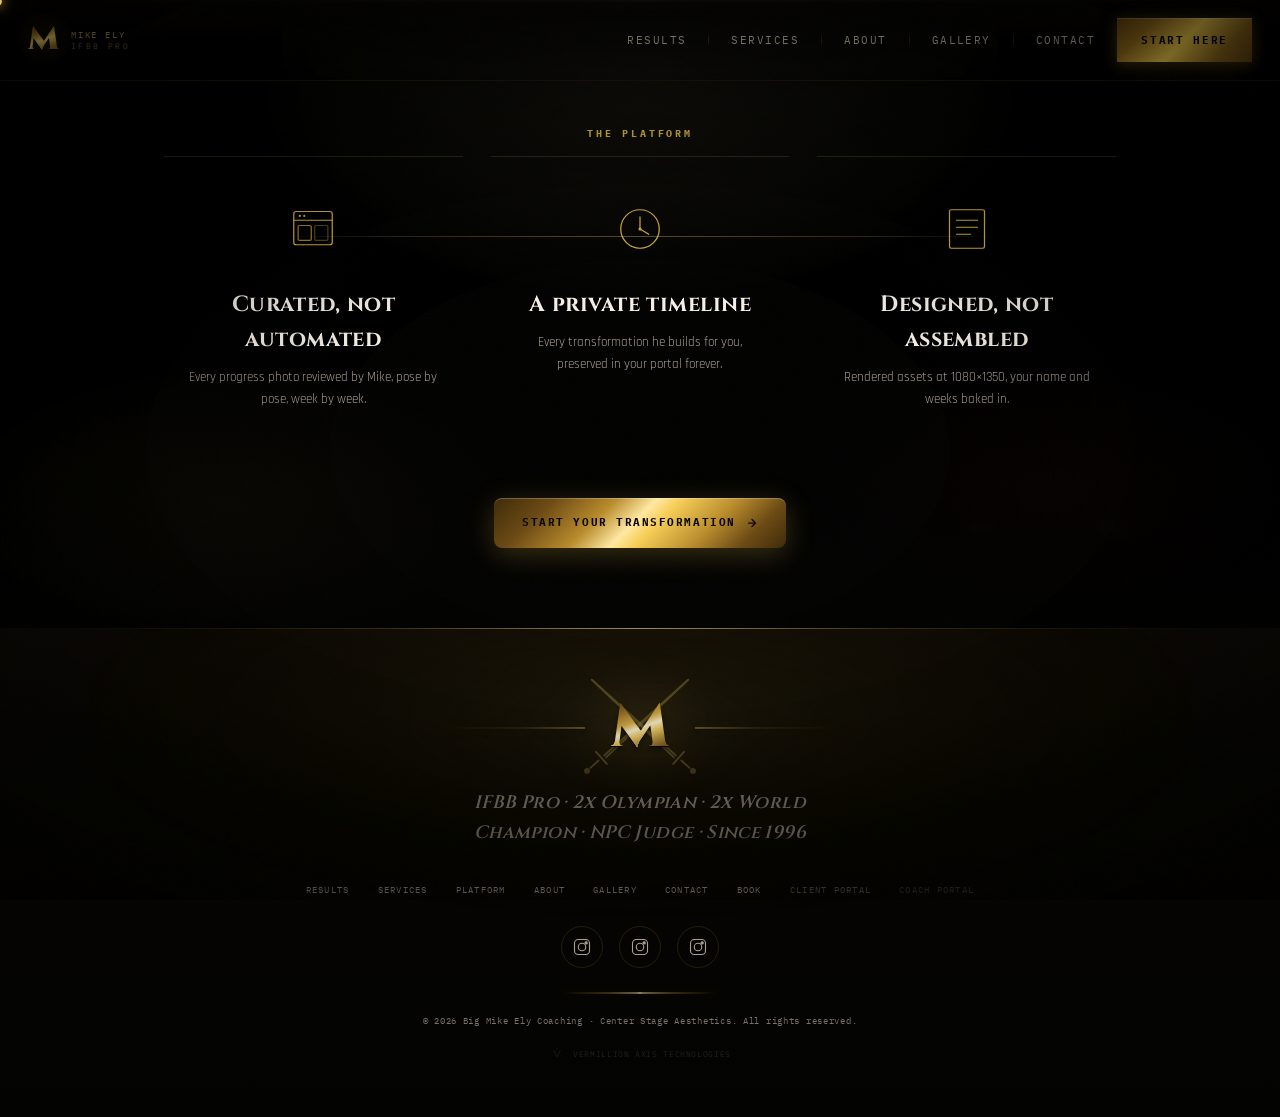
<file: platform.html>
<!DOCTYPE html>
<html lang="en">
<head>
<meta charset="UTF-8">
<meta name="viewport" content="width=device-width,initial-scale=1,viewport-fit=cover">
<title>The Platform — A Private Client Portal, Not a PDF</title>
<meta name="description" content="A platform, not a PDF. Private client portal, branded transformations, real-time coaching, and championship-level tracking — built by Vermillion Axis for a 2× IFBB Pro World Champion.">
<meta name="theme-color" content="#020202">
<meta name="color-scheme" content="dark">
<meta http-equiv="Content-Security-Policy" content="default-src 'self'; script-src 'self' 'unsafe-inline'; style-src 'self' 'unsafe-inline'; font-src 'self'; img-src 'self' data: blob: https://img.youtube.com https://ozgemcvnjzqfumpjxwcq.supabase.co; connect-src 'self' https://ozgemcvnjzqfumpjxwcq.supabase.co; frame-src https://www.youtube-nocookie.com; object-src 'none'; base-uri 'self'">
<meta name="robots" content="index, follow">
<meta http-equiv="X-Content-Type-Options" content="nosniff">
<meta http-equiv="Permissions-Policy" content="camera=(), microphone=(), geolocation=(), payment=()">
<meta name="referrer" content="strict-origin-when-cross-origin">
<link rel="canonical" href="https://v3vermillion.github.io/Big-Mike/platform.html">

<!-- Open Graph -->
<meta property="og:title" content="The Platform | Big Mike Ely Coaching">
<meta property="og:description" content="A platform, not a PDF. Private portal · Branded transformations · Real-time coaching.">
<meta property="og:type" content="website">
<meta property="og:url" content="https://v3vermillion.github.io/Big-Mike/platform.html">
<meta property="og:image" content="https://v3vermillion.github.io/Big-Mike/img/platform-social-share.png">
<meta property="og:image:width" content="1200">
<meta property="og:image:height" content="630">
<meta property="og:image:alt" content="Big Mike Ely Coaching — 2× IFBB Pro World Champion">

<!-- Twitter -->
<meta name="twitter:card" content="summary_large_image">
<meta name="twitter:title" content="The Platform | Big Mike Ely Coaching">
<meta name="twitter:description" content="A platform, not a PDF. Private portal · Branded transformations · Real-time coaching.">
<meta name="twitter:image" content="https://v3vermillion.github.io/Big-Mike/img/platform-social-share.png">

<!-- Icons -->
<link rel="icon" type="image/png" sizes="192x192" href="icons/icon-192.png">
<link rel="apple-touch-icon" href="icons/apple-touch-icon.png">

<!-- Fonts -->


<link rel="stylesheet" href="assets/fonts/fonts.css?v=v9">
<!-- Shared site styles — single source of truth, cached across pages -->
<link rel="stylesheet" href="css/site.css?v=v9">
</head>
<body>
<a href="#main" class="skip-link">Skip to main content</a>

<!-- GRAIN + VIGNETTE — atmospheric, cheap, consistent with brand system -->
<div class="grain-ov" aria-hidden="true"></div>
<div class="vignette" aria-hidden="true"></div>
<div class="atmos-mesh" aria-hidden="true"></div>
<div class="film-grain" aria-hidden="true"></div>

<!-- NAV -->
<nav class="nav" id="nav">
  <a href="index.html" class="nav-home" aria-label="Big Mike Ely — Home">
    <span class="nav-sigil">M</span>
    <div class="nav-tag"><span>Mike Ely</span>IFBB Pro</div>
  </a>
  <div class="nav-links">
    <a href="results.html">Results</a>
    <span class="nav-sep"></span>
    <a href="services.html">Services</a>
    <span class="nav-sep"></span>
    <a href="about.html">About</a>
    <span class="nav-sep"></span>
    <a href="gallery.html">Gallery</a>
    <span class="nav-sep"></span>
    <a href="contact.html">Contact</a>
    <a href="onboard.html" class="nav-cta">Start Here</a>
  </div>
  <button class="nav-burger" id="navBurger" aria-label="Open menu"><span class="burger-text">MENU</span></button>
</nav>

<!-- MOBILE MENU -->
<div class="mm" id="mm" role="dialog" aria-modal="true">
  <div class="mm-corner-tl"></div><div class="mm-corner-br"></div>
  <button class="mm-close" id="mmClose" aria-label="Close menu">&times;</button>
  <a href="index.html" class="mm-link">Home</a>
  <a href="results.html" class="mm-link">Results</a>
  <a href="services.html" class="mm-link">Services</a>
  <a href="about.html" class="mm-link">About</a>
  <a href="gallery.html" class="mm-link">Gallery</a>
  <a href="contact.html" class="mm-link">Contact</a>
  <a href="onboard.html" class="mm-cta">Start Here</a>
  <a href="portal.html" class="mm-existing" aria-label="Already a client? Sign in">Already a client? <span>Sign in &rarr;</span></a>
  <div class="mm-badge">IFBB Pro Big Mike Ely</div>
</div>

<main id="main">
<section class="section platform" id="platform">
  <div class="section-ambient" aria-hidden="true"><div class="section-ambient-img"></div></div>
  <div class="inner">
    <!-- Headline "A private portal, not a PDF" removed per panel —
         the eyebrow alone identifies the page; the feature cards
         carry the narrative. Any headline felt like the page
         explaining itself twice. -->
    <div class="platform-eyebrow reveal">The Platform</div>

    <div class="platform-triptych reveal">

      <div class="platform-card">
        <div class="platform-card-frame">
          <svg width="56" height="56" viewBox="0 0 64 64" fill="none" stroke="currentColor" stroke-width="1.4" stroke-linecap="round" stroke-linejoin="round" aria-hidden="true">
            <rect x="10" y="12" width="44" height="38" rx="3"/>
            <path d="M10 22h44"/>
            <circle cx="17" cy="17" r="1.2" fill="currentColor" stroke="none"/>
            <circle cx="22" cy="17" r="1.2" fill="currentColor" stroke="none"/>
            <rect x="15" y="28" width="15" height="17" rx="1.5" opacity=".75"/>
            <rect x="34" y="28" width="15" height="17" rx="1.5" opacity=".4"/>
          </svg>
        </div>
        <div class="platform-card-name">Curated, not automated</div>
        <p class="platform-card-desc">Every progress photo reviewed by Mike, pose by pose, week by week.</p>
      </div>

      <div class="platform-card">
        <div class="platform-card-frame">
          <svg width="56" height="56" viewBox="0 0 64 64" fill="none" stroke="currentColor" stroke-width="1.4" stroke-linecap="round" stroke-linejoin="round" aria-hidden="true">
            <circle cx="32" cy="32" r="22"/>
            <path d="M32 18v14l10 6"/>
            <circle cx="32" cy="32" r="1.8" fill="currentColor" stroke="none"/>
          </svg>
        </div>
        <div class="platform-card-name">A private timeline</div>
        <p class="platform-card-desc">Every transformation he builds for you, preserved in your portal forever.</p>
      </div>

      <div class="platform-card">
        <div class="platform-card-frame">
          <svg width="56" height="56" viewBox="0 0 64 64" fill="none" stroke="currentColor" stroke-width="1.4" stroke-linecap="round" stroke-linejoin="round" aria-hidden="true">
            <rect x="12" y="10" width="40" height="44" rx="2"/>
            <path d="M20 22h24M20 30h24M20 38h16"/>
          </svg>
        </div>
        <div class="platform-card-name">Designed, not assembled</div>
        <p class="platform-card-desc">Rendered assets at 1080&times;1350, your name and weeks baked in.</p>
      </div>

    </div>

    <div class="platform-foot reveal">
      <a href="onboard.html" class="platform-cta">Start your transformation
        <svg width="12" height="12" viewBox="0 0 24 24" fill="none" stroke="currentColor" stroke-width="2.5" stroke-linecap="round" stroke-linejoin="round"><line x1="5" y1="12" x2="19" y2="12"/><polyline points="12 5 19 12 12 19"/></svg>
      </a>
    </div>

  </div>
</section>

<!-- Platform already ends with the 'Start your transformation' button. -->
<div class="page-close" aria-hidden="true">
  <div class="page-close-glyph"></div>
  <div class="page-close-rule"></div>
  <div class="page-close-sig">Private platform &middot; Invite-only &middot; Built by Mike</div>
</div>

</main>

<!-- FOOTER -->
<footer class="footer">
  <div class="footer-swords" aria-hidden="true"><svg viewBox="0 0 130 110" fill="none"><defs><g id="fsw"><circle cx="23" cy="89.5" r="2.3"/><line x1="25.7" y1="87.1" x2="32.2" y2="81.2"/><line x1="30.1" y1="74.4" x2="38.7" y2="84"/><path d="M36.7 77.2 L103.2 17.2 L38.1 78.8"/></g></defs><use href="#fsw"/><use href="#fsw" transform="matrix(-1 0 0 1 130 0)"/></svg></div>
  <div class="footer-mark">M</div>
  <div class="footer-sig">IFBB Pro &middot; 2x Olympian &middot; 2x World Champion &middot; NPC Judge &middot; Since 1996</div>
  <div class="footer-links">
    <a href="results.html">Results</a><a href="services.html">Services</a><a href="platform.html">Platform</a><a href="about.html">About</a><a href="gallery.html">Gallery</a><a href="contact.html">Contact</a><a href="book.html">Book</a>
    <a href="portal.html" style="opacity:.55">Client Portal</a><a href="app.html" style="opacity:.35">Coach Portal</a>
  </div>
  <div class="footer-social">
    <a href="https://instagram.com/ifbbpromikeely" target="_blank" rel="noopener" aria-label="Big Mike Ely on Instagram" title="@ifbbpromikeely"><svg width="18" height="18" viewBox="0 0 24 24" fill="none" stroke="currentColor" stroke-width="1.5"><rect x="2" y="2" width="20" height="20" rx="5"/><circle cx="12" cy="12" r="5"/><circle cx="17.5" cy="6.5" r="1.5" fill="currentColor"/></svg></a>
    <a href="https://instagram.com/center_stage_aesthetics" target="_blank" rel="noopener" aria-label="Center Stage Aesthetics"><svg width="18" height="18" viewBox="0 0 24 24" fill="none" stroke="currentColor" stroke-width="1.5"><rect x="2" y="2" width="20" height="20" rx="5"/><circle cx="12" cy="12" r="5"/><circle cx="17.5" cy="6.5" r="1.5" fill="currentColor"/></svg></a>
    <a href="https://instagram.com/osigym" target="_blank" rel="noopener" aria-label="Old School Iron Gym on Instagram" title="@osigym — Old School Iron Gym"><svg width="18" height="18" viewBox="0 0 24 24" fill="none" stroke="currentColor" stroke-width="1.5"><rect x="2" y="2" width="20" height="20" rx="5"/><circle cx="12" cy="12" r="5"/><circle cx="17.5" cy="6.5" r="1.5" fill="currentColor"/></svg></a>
  </div>
  <div class="gw" style="max-width:160px;margin:0 auto 20px"></div>
  <div class="footer-copy">&copy; 2026 Big Mike Ely Coaching &middot; Center Stage Aesthetics. All rights reserved.</div>
  <a href="https://www.vermillionaxis.tech" target="_blank" rel="noopener" class="vat">
    <svg width="16" height="20" viewBox="0 0 28 34" fill="none"><line x1="8" y1="10" x2="14" y2="22" stroke="currentColor" stroke-width="1.2"/><line x1="20" y1="10" x2="14" y2="22" stroke="currentColor" stroke-width="1.2"/><circle cx="14" cy="7" r="1.5" fill="currentColor" opacity=".5"/></svg>
    Vermillion Axis Technologies
  </a>
</footer>


<!-- LIGHTBOX -->
<div class="lightbox" id="lb" onclick="closeLB()" role="dialog" aria-modal="true" aria-label="Photo lightbox">
  <button class="lb-close" aria-label="Close">&times;</button>
  <button class="lb-arr lb-prev" onclick="event.stopPropagation();navLB(-1)" aria-label="Previous">&#8249;</button>
  <div class="lb-img-wrap" id="lbImgWrap" onclick="event.stopPropagation()">
    <img id="lbImg" alt="">
  </div>
  <button class="lb-arr lb-next" onclick="event.stopPropagation();navLB(1)" aria-label="Next">&#8250;</button>
  <div class="lb-info" id="lbInfo">
    <div class="lb-counter" id="lbCounter"></div>
    <div class="lb-cat" id="lbCat"></div>
  </div>
</div>

<script src="js/site.js?v=v9"></script>
</body>
</html>
</file>
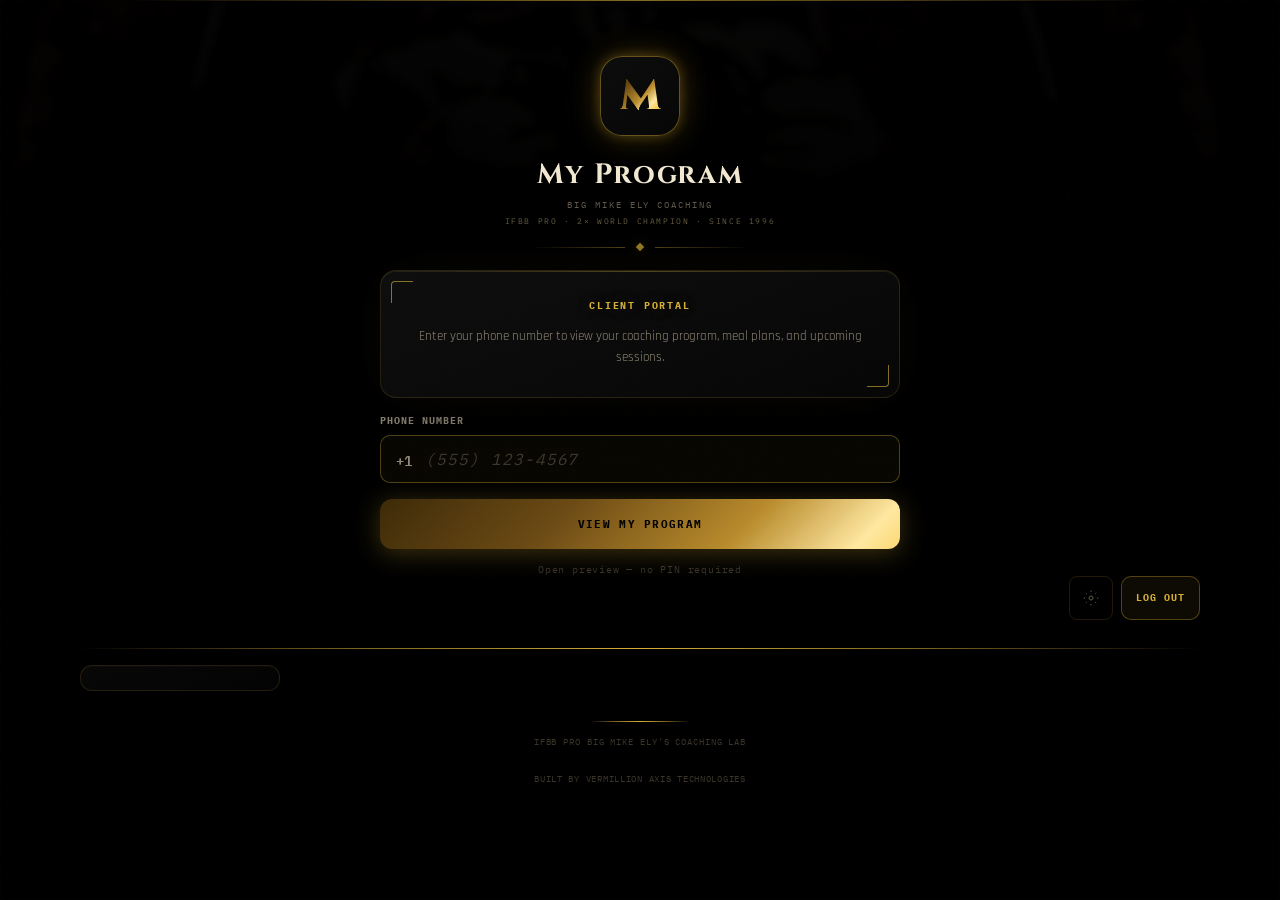
<file: portal.html>
<!DOCTYPE html>
<html lang="en">
<head>
<meta charset="UTF-8"/>
<meta name="viewport" content="width=device-width,initial-scale=1,maximum-scale=1,viewport-fit=cover"/>
<title>My Program · Big Mike Ely Coaching</title>
<meta name="mobile-web-app-capable" content="yes"/>
<meta name="apple-mobile-web-app-capable" content="yes"/>
<meta name="apple-mobile-web-app-status-bar-style" content="black-translucent"/>
<meta name="apple-mobile-web-app-title" content="My Program"/>
<meta name="theme-color" content="#020202"/>
<link rel="manifest" href="portal-manifest.json"/>
<meta http-equiv="Content-Security-Policy" content="default-src 'self'; script-src 'self' 'unsafe-inline'; style-src 'self' 'unsafe-inline'; font-src 'self'; img-src 'self' data: blob: https://ozgemcvnjzqfumpjxwcq.supabase.co; media-src 'self' blob: https://ozgemcvnjzqfumpjxwcq.supabase.co; connect-src 'self' https://ozgemcvnjzqfumpjxwcq.supabase.co; frame-src 'none'; object-src 'none'; base-uri 'self'"/>
<meta http-equiv="X-Content-Type-Options" content="nosniff">
<meta name="referrer" content="strict-origin-when-cross-origin">
<meta http-equiv="Permissions-Policy" content="camera=(self), microphone=(), geolocation=(), payment=()">
<meta name="description" content="View your coaching program from IFBB Pro Big Mike Ely."/>
<link rel="icon" type="image/png" sizes="192x192" href="icons/icon-192.png"/>
<link rel="apple-touch-icon" href="icons/apple-touch-icon.png"/>
<link rel="stylesheet" href="assets/fonts/fonts.css?v=v9">
<script src="assets/vendor/supabase.min.js"></script>
<script>/* Apply theme before first paint to prevent flash */
(function(){var t;try{t=new URLSearchParams(window.location.search).get("theme")||localStorage.getItem("bm_portal_theme")||"gold";}catch(e){t="gold";}if(t==="crimson")document.documentElement.className="theme-crimson";})();
</script>
<style>
:root{
  --bg:#020202;--bg2:#050505;--card:#0a0a0c;--cardH:#111114;
  --border:rgba(212,168,48,.28);--borderH:rgba(212,168,48,.35);--borderS:rgba(212,168,48,.15);
  --acc:#D4AF37;--accD:#A8862B;--accDeep:#7D6420;--accVib:#F5E38C;--accBright:#F7DA5E;
  --accS:rgba(200,160,40,0.06);--accB:rgba(212,168,48,.45);--accM:rgba(200,160,40,0.30);
  --accGlow:rgba(200,160,40,0.25);
  --ice:#f0e8d0;--wh:#f0ece4;--ow:#c8c0b0;--mu:#908878;--dm:#605848;--dmL:#3a3428;
  --glass:rgba(200,160,40,0.02);--glassB:rgba(200,160,40,0.04);
  --warn:#e8b878;--danger:#d87878;--success:#78c878;
  --display:'Cinzel',serif;--body:'Rajdhani',sans-serif;--mono:'IBM Plex Mono',monospace;
  /* Visual sweep april: 7-stop metallic matching site.css. */
  --goldGrad:linear-gradient(135deg,#3D2A08 0%,#6B4A14 18%,#B88A2C 36%,#FFE8A0 48%,#F6CE56 55%,#B88A2C 72%,#6B4A14 86%,#3D2A08 100%);
}
body.theme-crimson,.theme-crimson{
  --acc:#D03030;--accD:#A01818;--accDeep:#881818;--accVib:#F04040;--accBright:#F05050;
  --accS:rgba(210,40,40,0.06);--accB:rgba(210,40,40,.45);--accM:rgba(210,40,40,0.30);
  --accGlow:rgba(210,40,40,0.25);
  --border:rgba(210,40,40,.28);--borderH:rgba(210,40,40,.35);--borderS:rgba(210,40,40,.15);
  /* Visual sweep april: 7-stop rose-crimson metallic. */
  --goldGrad:linear-gradient(135deg,#4A0606 0%,#7A1212 18%,#B72020 36%,#FF6060 48%,#E84040 55%,#B72020 72%,#7A1212 86%,#4A0606 100%);
  --ice:#f0e0e0;--wh:#f0e8e8;--ow:#c8b8b8;
  --glass:rgba(210,40,40,0.02);--glassB:rgba(210,40,40,0.04);
}
*{margin:0;padding:0;box-sizing:border-box;-webkit-tap-highlight-color:transparent}
html{height:100%;overflow-x:hidden;overscroll-behavior:none}
body{min-height:100dvh;min-height:100vh;overflow-x:hidden;overscroll-behavior:none;background:var(--bg);color:var(--wh);font-family:var(--body);-webkit-font-smoothing:antialiased;touch-action:manipulation}
/* iOS zoom guarantee — same rationale as app.html */
input,textarea,select{font-family:var(--body);color:var(--wh);background:var(--glassB);border:1.5px solid var(--borderH);border-radius:10px;padding:13px 16px;font-size:16px !important;outline:none;width:100%;box-sizing:border-box;-webkit-appearance:none;appearance:none;transition:border-color .2s,box-shadow .2s;min-height:46px}
input:focus{border-color:var(--acc);box-shadow:0 0 0 3px var(--accGlow)}
input::placeholder{color:var(--dm);opacity:.6;font-style:italic}
.btn{background:var(--goldGrad);background-size:200% 100%;color:var(--bg);font-family:var(--mono);font-size:11px;font-weight:700;letter-spacing:.12em;padding:16px 20px;border-radius:12px;width:100%;border:none;cursor:pointer;box-shadow:0 4px 24px var(--accM);text-transform:uppercase;animation:shimmer 3s ease-in-out infinite;min-height:50px}
.btn:disabled{opacity:.4;pointer-events:none;animation:none}
.btn2{background:var(--accS);color:var(--acc);border:1.5px solid var(--borderH);font-family:var(--mono);font-size:10px;font-weight:700;letter-spacing:.1em;padding:10px 16px;border-radius:10px;text-transform:uppercase;cursor:pointer;transition:all .2s}
.cd{background:linear-gradient(160deg,rgba(14,14,14,.97),rgba(6,6,6,.99));border:1px solid var(--borderS);border-radius:14px;padding:18px;margin-bottom:12px;position:relative;box-shadow:0 2px 12px rgba(0,0,0,.35),0 0 0 1px rgba(255,255,255,.015),inset 0 1px 0 rgba(255,255,255,.025);transition:border-color .3s var(--ease),box-shadow .3s var(--ease)}
/* Subtle warm top-edge accent line on every card — premium pass,
   matches the public site's frameless-with-gold-line pattern. */
.cd::before{content:'';position:absolute;top:0;left:16px;right:16px;height:1px;background:linear-gradient(90deg,transparent,var(--accDeep) 30%,var(--acc) 50%,var(--accDeep) 70%,transparent);opacity:.28;pointer-events:none;transition:opacity .3s var(--ease)}
.cd:hover::before{opacity:.55}
.lb{font-size:10px;font-weight:700;color:var(--mu);font-family:var(--mono);letter-spacing:.1em;display:block;margin-bottom:8px;text-transform:uppercase}
.sl{font-size:10px;font-weight:700;color:var(--acc);letter-spacing:.18em;font-family:var(--mono);margin-bottom:12px;text-transform:uppercase;text-shadow:0 0 20px var(--accGlow)}
.gw{height:1px;background:linear-gradient(90deg,transparent,var(--accDeep),var(--acc),var(--accDeep),transparent);margin:20px 0}
#app{max-width:520px;margin:0 auto;min-height:100vh;position:relative;z-index:1;padding:0 16px}
.bg-glow{position:fixed;inset:0;z-index:0;pointer-events:none;overflow:hidden;background:var(--bg)}
.bg-glow::before{content:'';position:absolute;top:-10%;left:50%;width:600px;height:600px;border-radius:50%;background:radial-gradient(circle,var(--accGlow),var(--accS) 40%,transparent 65%);transform:translate(-50%,-50%);filter:blur(60px);opacity:.8}
/* Premium hero-photo background — only on the login-adjacent screens so it
   feels like a welcome lobby, not wallpaper for the dashboard. We gate
   visibility on .auth-bg-on which JS adds to body while one of the
   login/pin/forgot sections is active. */
/* z-index must beat .bg-glow which is a solid var(--bg) paint at z-index:0.
   We sit at z-index:0 too but .bg-photo is AFTER .bg-glow in the DOM so
   with equal z-index the later element wins. Verified by Playwright
   screenshot — earlier ordering had .bg-glow in front and the photo
   was completely covered. */
/* Visual sweep april: portal auth background dimmed and blurred
   so any figure in the stage photo is indistinguishable. */
.bg-photo{position:fixed;inset:0;z-index:0;pointer-events:none;background-image:url("img/gallery-olympia-romania-stage.jpg");background-size:cover;background-position:center 26%;opacity:0;transition:opacity .8s ease;filter:brightness(.32) contrast(1.08) saturate(.7) blur(4px)}
.bg-photo::after{content:'';position:absolute;inset:0;background:linear-gradient(180deg,rgba(2,2,2,.82) 0%,rgba(2,2,2,.88) 35%,rgba(2,2,2,.96) 70%,rgba(2,2,2,.99) 100%)}
body.auth-bg-on .bg-photo{opacity:.92}
/* When the photo is visible we dim the glow layer so its black paint
   doesn't fight the photo — gradient only, not solid. */
body.auth-bg-on .bg-glow{background:transparent}
body.auth-bg-on .bg-glow::before{opacity:.35}
.portal-hdr{text-align:center;padding:48px 0 14px}
.logo-mark{width:72px;height:72px;border-radius:20px;background:linear-gradient(145deg,#0c0c0c,#060606);border:1.5px solid var(--accB);display:inline-flex;align-items:center;justify-content:center;font-family:var(--display);font-size:38px;font-weight:900;box-shadow:0 0 12px var(--accM),0 0 30px var(--accGlow),0 0 60px var(--accS);margin-bottom:20px}
.logo-mark span{background:var(--goldGrad);background-size:200% 100%;-webkit-background-clip:text;-webkit-text-fill-color:transparent;background-clip:text}
.portal-title{font-family:var(--display);font-size:24px;font-weight:700;color:var(--ice);letter-spacing:.06em;margin-bottom:6px}
.portal-sub{font-size:9px;color:var(--dm);font-family:var(--mono);letter-spacing:.22em;text-transform:uppercase}
.section{display:none}
.section.active{display:block}
#sec-login.active{position:relative;z-index:2}
.toast{position:fixed;top:24px;left:50%;transform:translateX(-50%);background:linear-gradient(135deg,rgba(12,12,18,.99),rgba(8,8,14,.99));color:var(--accBright);border:1px solid var(--accB);font-family:var(--mono);font-size:11px;font-weight:700;padding:11px 28px;border-radius:10px;z-index:1000;box-shadow:0 8px 32px rgba(0,0,0,.5);pointer-events:none}
.portal-footer{text-align:center;padding:30px 0 40px;font-size:9px;color:var(--dmL);font-family:var(--mono);letter-spacing:.1em}
.tab-bar{display:flex;gap:4px;margin-bottom:20px;overflow-x:auto;-webkit-overflow-scrolling:touch;padding-bottom:0;border-bottom:1px solid var(--borderS)}
.tab-btn{flex-shrink:0;padding:12px 14px 14px;border-radius:0;background:transparent;border:none;border-bottom:2px solid transparent;font-family:var(--mono);font-size:9px;font-weight:700;letter-spacing:.08em;color:var(--dm);cursor:pointer;text-transform:uppercase;transition:all .2s;white-space:nowrap;min-height:44px}
.tab-btn:hover{color:var(--ow)}
.tab-btn.active{border-bottom:2px solid var(--acc);color:var(--accBright);text-shadow:0 0 12px var(--accGlow)}
@keyframes shimmer{0%{background-position:100% 50%}50%{background-position:0% 50%}100%{background-position:100% 50%}}
@keyframes fadeIn{from{opacity:0}to{opacity:1}}
@media(prefers-reduced-motion:reduce){*,*::before,*::after{animation-duration:0.01ms !important;animation-iteration-count:1 !important;transition-duration:0.01ms !important}}
@supports(padding-top:env(safe-area-inset-top)){
  body{padding-top:env(safe-area-inset-top);padding-bottom:env(safe-area-inset-bottom)}
}
.pin-box{width:56px;height:64px;text-align:center;font-size:28px;font-weight:700;font-family:var(--mono);background:var(--glassB);border:2px solid var(--borderH);border-radius:12px;color:var(--wh);outline:none;caret-color:var(--acc);transition:border-color .2s,box-shadow .2s;-webkit-appearance:none;appearance:none}
.pin-box:focus{border-color:var(--acc);box-shadow:0 0 0 3px var(--accGlow),0 0 16px var(--accS)}
.pin-box.shake{animation:pinShake .4s ease}
@keyframes pinShake{0%,100%{transform:translateX(0)}20%,60%{transform:translateX(-6px)}40%,80%{transform:translateX(6px)}}
.chip{display:inline-flex;align-items:center;justify-content:center;padding:10px 14px;border-radius:8px;font-family:var(--mono);font-size:9px;font-weight:700;letter-spacing:.08em;color:var(--dm);background:var(--glassB);border:1px solid var(--borderS);cursor:pointer;transition:all .2s;text-transform:uppercase;min-height:44px}
.chip:hover{border-color:var(--borderH);color:var(--ow)}
.chip.on{background:var(--accS);border-color:var(--accB);color:var(--accBright)}
.cd-link{cursor:pointer;transition:border-color .2s}
.cd-link:hover{border-color:var(--borderH)}
@media(max-width:480px){
  #app{padding:0 12px}
  .portal-hdr{padding:28px 0 6px}
  .portal-title{font-size:20px}
  .logo-mark{width:60px;height:60px;font-size:32px;border-radius:16px}
  .pin-box{width:48px;height:56px;font-size:24px}
}
/* Gold accent line at top */
.portal-accent-line{position:fixed;top:0;left:0;right:0;height:1px;background:linear-gradient(90deg,transparent 10%,var(--accDeep) 30%,var(--acc) 50%,var(--accDeep) 70%,transparent 90%);z-index:50;pointer-events:none;opacity:.6}
/* Overview responsive grid */
.portal-ov-grid,.portal-ov-main,.portal-ov-side{display:block}
/* Messages split layout */
.portal-msg-split{display:block}
/* Content fade */
@keyframes portalFadeIn{from{opacity:0;transform:translateY(4px)}to{opacity:1;transform:translateY(0)}}
/* ── TABLET 768px+ ── */
@media(min-width:768px){
  #app{max-width:900px;padding:0 28px}
  .portal-hdr{padding:56px 0 20px}
  .portal-title{font-size:28px}
  .logo-mark{width:80px;height:80px;font-size:42px;border-radius:22px}
  .cd{padding:20px;border-radius:16px;backdrop-filter:blur(12px);-webkit-backdrop-filter:blur(12px)}
  .portal-ov-grid{display:grid;grid-template-columns:1fr 1fr;gap:20px;align-items:start}
}
/* ── DESKTOP 1024px+ ── */
@media(min-width:1024px){
  #app{max-width:1200px;padding:0 40px}
  #sec-login,#sec-pin-create,#sec-pin-enter,#sec-forgot-pin,#sec-noprogram{max-width:520px;margin:0 auto}
  .bg-glow{background:radial-gradient(ellipse 120% 60% at 50% 0%,var(--accS),transparent 50%),radial-gradient(ellipse 80% 80% at 80% 100%,var(--glass),transparent 50%),var(--bg)}
  .bg-glow::before{width:800px;height:800px;opacity:.5}
  #sec-program{display:grid;grid-template-columns:200px 1fr;gap:0 28px}
  /* Full-width rows above the tab rail / content split. Targeted by
     class rather than :first-child — a positional selector silently
     hands the span to whatever element is added first (the preview
     banner did exactly that, squeezing the header into the 200px
     rail column). */
  #sec-program>.prog-hdr{grid-column:1/-1}
  #sec-program>.prog-banner{grid-column:1/-1}
  #sec-program>.gw{grid-column:1/-1}
  .tab-bar{flex-direction:column;border-bottom:none;overflow-x:visible;position:sticky;top:20px;align-self:start;gap:2px;padding:12px;margin:0;background:linear-gradient(160deg,rgba(12,12,12,.6),rgba(6,6,6,.4));border:1px solid var(--borderS);border-radius:12px;backdrop-filter:blur(12px);-webkit-backdrop-filter:blur(12px);box-shadow:0 4px 20px rgba(0,0,0,.2),inset 0 1px 0 rgba(255,255,255,.02)}
  .tab-btn{text-align:left;border-bottom:none;white-space:normal;border-left:3px solid transparent;padding:10px 14px;border-radius:0 8px 8px 0;transition:all .2s}
  .tab-btn:hover{background:var(--glassB);color:var(--ow)}
  .tab-btn.active{border-bottom:none;border-left:3px solid var(--acc);background:var(--accS);color:var(--accBright);text-shadow:0 0 12px var(--accGlow)}
  .cd{backdrop-filter:blur(12px);-webkit-backdrop-filter:blur(12px);box-shadow:0 4px 20px rgba(0,0,0,.3),inset 0 1px 0 rgba(255,255,255,.03)}
  /* Name-left / value-right rows (exercises, foods) are justified to
     the card edges. In the wide desktop content column that put the
     sets/reps and quantities ~700px from the item they belong to.
     Cap the reading measure so the pair stays scannable. */
  .row-kv{max-width:640px}
  #progContent{animation:portalFadeIn .2s ease}
  .portal-ov-grid{grid-template-columns:3fr 2fr;gap:28px}
  .portal-msg-split{display:grid;grid-template-columns:1fr 360px;gap:20px;align-items:start}
  .portal-msg-split #portalMsgThread{max-height:70vh!important}
  .section{transition:opacity .2s ease}
}
/* ── LARGE DESKTOP 1440px+ ── */
@media(min-width:1440px){
  #app{max-width:1400px;padding:0 56px}
  .portal-hdr{padding:64px 0 28px}
  .portal-title{font-size:30px}
  .cd{padding:24px;border-radius:18px}
  .tab-btn{padding:12px 18px;font-size:10px}
  #sec-program{grid-template-columns:220px 1fr;gap:0 36px}
  .portal-ov-grid{gap:32px}
}
</style>
</head>
<body class="auth-bg-on">
<div class="bg-glow"></div>
<div class="bg-photo" aria-hidden="true"></div>
<div class="portal-accent-line"></div>
<div class="film-grain" aria-hidden="true" style="position:fixed;inset:0;z-index:9997;pointer-events:none;opacity:.028;mix-blend-mode:overlay;background-image:url(&quot;data:image/svg+xml,%3Csvg viewBox='0 0 512 512' xmlns='http://www.w3.org/2000/svg'%3E%3Cfilter id='n'%3E%3CfeTurbulence type='fractalNoise' baseFrequency='.75' numOctaves='4' stitchTiles='stitch'/%3E%3C/filter%3E%3Crect width='100%25' height='100%25' filter='url(%23n)'/%3E%3C/svg%3E&quot;);background-size:256px 256px"></div>
<div id="app">
  <div class="portal-hdr">
    <div class="logo-mark"><span>M</span></div>
    <div class="portal-title">My Program</div>
    <div class="portal-sub">BIG MIKE ELY COACHING</div>
    <div class="portal-creds" aria-hidden="true" style="font-family:var(--mono);font-size:8px;letter-spacing:.2em;color:rgba(220,200,140,.45);margin-top:6px;text-transform:uppercase;white-space:nowrap;max-width:100%">IFBB Pro &middot; 2&times; World Champion &middot; Since 1996</div>
    <div class="hdr-rule" aria-hidden="true" style="display:flex;align-items:center;justify-content:center;gap:12px;margin:18px auto 0;max-width:220px"><div style="flex:1;height:1px;background:linear-gradient(90deg,transparent,rgba(212,175,55,.38))"></div><div style="width:6px;height:6px;background:var(--acc);transform:rotate(45deg);opacity:.7;box-shadow:0 0 12px rgba(212,175,55,.45)"></div><div style="flex:1;height:1px;background:linear-gradient(90deg,rgba(212,175,55,.38),transparent)"></div></div>
  </div>

  <!-- LOGIN SECTION -->
  <div class="section active" id="sec-login">
    <div class="cd" style="padding:28px 24px 24px;text-align:center;margin-bottom:16px;position:relative;overflow:visible;box-shadow:0 10px 40px rgba(0,0,0,.5),0 0 60px rgba(212,175,55,.04),inset 0 1px 0 rgba(245,227,140,.08)">
      <div aria-hidden="true" style="position:absolute;top:10px;left:10px;width:22px;height:22px;border-top:1.5px solid var(--acc);border-left:1.5px solid var(--acc);border-top-left-radius:4px;opacity:.62;pointer-events:none"></div>
      <div aria-hidden="true" style="position:absolute;bottom:10px;right:10px;width:22px;height:22px;border-bottom:1.5px solid var(--acc);border-right:1.5px solid var(--acc);border-bottom-right-radius:4px;opacity:.62;pointer-events:none"></div>
      <div class="sl" style="margin-bottom:14px">Client Portal</div>
      <div id="loginIntro" style="font-size:13px;color:var(--mu);line-height:1.65;margin-bottom:4px">Enter your phone number to view your coaching program, meal plans, and upcoming sessions.</div>
    </div>
    <div style="margin-bottom:16px">
      <label for="portalPhone" class="lb">PHONE NUMBER</label>
      <div style="position:relative">
        <span style="position:absolute;left:16px;top:50%;transform:translateY(-50%);font-family:var(--mono);font-size:14px;color:var(--mu);font-weight:600;pointer-events:none">+1</span>
        <input type="tel" id="portalPhone" aria-label="Phone number" style="padding-left:44px;font-family:var(--mono);font-size:16px;letter-spacing:.06em" placeholder="(555) 123-4567" maxlength="14" inputmode="tel" autocomplete="tel">
      </div>
    </div>
    <button class="btn" id="loginBtn" onclick="portalLogin()" aria-label="View my program">VIEW MY PROGRAM</button>
    <div id="loginGateNote" style="text-align:center;margin-top:14px;font-size:10px;color:var(--dmL);font-family:var(--mono);letter-spacing:.08em">Only clients with active programs can access</div>
  </div>

  <!-- PIN CREATE SECTION (first-time login) -->
  <div class="section" id="sec-pin-create">
    <div class="cd" style="padding:24px;text-align:center;margin-bottom:16px">
      <div class="sl">Secure Your Portal</div>
      <div style="font-size:13px;color:var(--mu);line-height:1.6;margin-bottom:4px">Create a 4-digit PIN to protect your coaching portal</div>
    </div>
    <div style="margin-bottom:16px">
      <label class="lb" style="text-align:center;display:block;margin-bottom:10px">CREATE PIN</label>
      <div id="pinCreateBoxes" style="display:flex;justify-content:center;gap:12px;margin-bottom:20px"></div>
    </div>
    <div style="margin-bottom:16px">
      <label class="lb" style="text-align:center;display:block;margin-bottom:10px">CONFIRM PIN</label>
      <div id="pinConfirmBoxes" style="display:flex;justify-content:center;gap:12px;margin-bottom:12px"></div>
    </div>
    <div id="pinCreateErr" style="text-align:center;font-size:11px;color:var(--danger);font-family:var(--mono);min-height:18px;margin-bottom:12px"></div>
    <div style="display:flex;align-items:center;justify-content:center;gap:8px;margin-bottom:16px">
      <input type="checkbox" id="pinRemember" checked style="width:16px;height:16px;accent-color:var(--acc)">
      <label for="pinRemember" style="font-size:11px;color:var(--mu);font-family:var(--mono);cursor:pointer">Remember me on this device</label>
    </div>
    <button class="btn" id="pinCreateBtn" onclick="submitPinCreate()" aria-label="Set PIN and continue">SET PIN &amp; CONTINUE</button>
  </div>

  <!-- PIN ENTRY SECTION (returning login) -->
  <div class="section" id="sec-pin-enter">
    <div class="cd" style="padding:24px;text-align:center;margin-bottom:16px">
      <div class="sl">Enter Your PIN</div>
      <div style="font-size:13px;color:var(--mu);line-height:1.6" id="pinEnterSub">Enter your 4-digit PIN to access your portal</div>
    </div>
    <div style="margin-bottom:16px">
      <div id="pinEnterBoxes" style="display:flex;justify-content:center;gap:12px;margin-bottom:12px"></div>
    </div>
    <div id="pinEnterErr" style="text-align:center;font-size:11px;color:var(--danger);font-family:var(--mono);min-height:18px;margin-bottom:12px"></div>
    <div id="pinLockout" style="display:none;text-align:center;margin-bottom:12px">
      <div style="font-size:12px;color:var(--danger);font-family:var(--mono);letter-spacing:.06em">Too many attempts</div>
      <div id="pinLockTimer" style="font-size:20px;font-weight:700;color:var(--danger);font-family:var(--mono);margin-top:4px"></div>
    </div>
    <button class="btn" id="pinEnterBtn" onclick="submitPinEnter()" aria-label="Unlock portal with PIN">UNLOCK</button>
    <div style="text-align:center;margin-top:14px">
      <span onclick="startForgotPin()" role="button" tabindex="0" aria-label="Reset forgotten PIN" style="font-size:10px;color:var(--dm);font-family:var(--mono);letter-spacing:.06em;cursor:pointer;text-decoration:underline;display:inline-block;padding:12px 16px;min-height:44px;line-height:20px">Forgot PIN?</span>
    </div>
  </div>

  <!-- FORGOT PIN SECTION -->
  <div class="section" id="sec-forgot-pin">
    <div class="cd" style="padding:24px;text-align:center;margin-bottom:16px">
      <div class="sl" id="forgotPinTitle">Forgot PIN</div>
      <div style="font-size:13px;color:var(--mu);line-height:1.6" id="forgotPinSub"></div>
    </div>
    <div id="forgotPinContent"></div>
  </div>

  <!-- PROGRAM VIEW -->
  <div class="section" id="sec-program">
    <!-- Shown only when the portal opened on the sample program, so
         nobody mistakes demo numbers for their own prescription. -->
    <div id="sampleBanner" class="prog-banner" style="display:none;margin-bottom:14px;padding:10px 14px;border:1px solid var(--borderH);border-left:3px solid var(--acc);border-radius:8px;background:var(--glassB);font-size:11px;line-height:1.6;color:var(--mu);font-family:var(--mono);letter-spacing:.04em">
      <strong style="color:var(--acc);letter-spacing:.1em">PREVIEW</strong> &mdash; sample program shown for demonstration. Not medical or coaching advice.
    </div>
    <div class="prog-hdr" style="display:flex;justify-content:space-between;align-items:center;gap:16px;margin-bottom:16px">
      <div>
        <div style="font-size:16px;font-weight:700;color:var(--ice)" id="clientName"></div>
        <div style="font-size:10px;color:var(--dm);font-family:var(--mono)" id="clientServices"></div>
      </div>
      <div style="display:flex;gap:8px;align-items:center">
        <button onclick="showPortalSettings()" aria-label="Settings" style="background:none;border:1px solid var(--borderS);border-radius:8px;min-width:44px;min-height:44px;display:flex;align-items:center;justify-content:center;cursor:pointer;transition:border-color .2s" title="Settings"><svg width="16" height="16" viewBox="0 0 24 24" fill="none" stroke="var(--dm)" stroke-width="1.5"><circle cx="12" cy="12" r="3"/><path d="M12 1v2M12 21v2M4.22 4.22l1.42 1.42M18.36 18.36l1.42 1.42M1 12h2M21 12h2M4.22 19.78l1.42-1.42M18.36 5.64l1.42-1.42"/></svg></button>
        <button class="btn2" onclick="portalLogout()" aria-label="Log out" style="padding:10px 14px;font-size:10px;min-height:44px">LOG OUT</button>
      </div>
    </div>
    <div class="gw" style="margin:12px 0 16px"></div>

    <!-- Program Tabs -->
    <div class="tab-bar" id="progTabs"></div>
    <div id="progContent"></div>
  </div>

  <!-- NO PROGRAM / SETUP ERROR -->
  <div class="section" id="sec-noprogram">
    <div class="cd" style="padding:24px;text-align:center">
      <div class="sl">No Program Found</div>
      <div style="font-size:13px;color:var(--mu);line-height:1.6;margin-bottom:16px" id="noProgramMsg">We couldn't find an active program for this number. Contact Coach Mike to get set up.</div>
      <a href="https://instagram.com/ifbbprobigmikeely" target="_blank" rel="noopener" aria-label="Follow Big Mike on Instagram" class="btn2" style="display:inline-flex;align-items:center;gap:8px;padding:12px 24px;text-decoration:none">
        <svg width="14" height="14" viewBox="0 0 24 24" fill="none" stroke="currentColor" stroke-width="1.5"><rect x="2" y="2" width="20" height="20" rx="5"/><circle cx="12" cy="12" r="5"/><circle cx="17.5" cy="6.5" r="1.5" fill="currentColor"/></svg>
        @IFBBPROBIGMIKEELY
      </a>
      <div style="margin-top:16px"><button class="btn2" onclick="showSection('login')" aria-label="Try another phone number">TRY ANOTHER NUMBER</button></div>
    </div>
  </div>

  <div class="portal-footer">
    <div class="gw" style="max-width:100px;margin:0 auto 14px"></div>
    IFBB PRO BIG MIKE ELY'S COACHING LAB
    <div style="margin-top:10px"><a href="https://vermillionaxis.tech" target="_blank" rel="noopener" aria-label="Vermillion Axis Technologies website" style="color:var(--dmL);text-decoration:none;font-size:9px;letter-spacing:.08em;display:inline-block;padding:12px 8px;min-height:44px;line-height:20px">BUILT BY VERMILLION AXIS TECHNOLOGIES</a></div>
  </div>
</div>

<script>
var _sb=null,_clientData=null,_activeTab="overview";

/* ── OPEN ACCESS MODE ──────────────────────────────────────────────
   Mirrors the flag of the same name in app.html. The gate on the
   client portal is lifted at the owner's request: any phone number
   opens the portal and the PIN step is skipped entirely.

   If a Supabase backend is configured, a real number still resolves
   to that client's real program — open access only removes the PIN
   challenge in front of it. When the backend is offline (it is
   today: _BM_SB_URL is blank for recovery) or the number matches no
   client, the portal opens on a clearly-labelled sample program so
   the interface is still walkable.

   Set OPEN_ACCESS to false to restore the full gate. All of it is
   still here: the find-client lookup, PIN create/enter with its
   server-side verify and 5-attempt lockout, 2FA, and PIN reset. */
var OPEN_ACCESS=true;

/* Sample program used when open access can't resolve a real client.
   Every section is populated on purpose so each portal tab has
   something to render — this doubles as the fixture the visual
   audit walks through. */
function _sampleClient(){
  return {
    id:"sample-preview",name:"Marcus Vega",phone:"5551234567",
    _isSample:true,
    services:["Training","Nutrition","Full Package"],
    /* Real FST-7 workouts, copied verbatim from FST7_PRESETS in
       app.html and stored in the same shape wizLoadFST7 writes
       (integer sets/rest, an intensifier flag on the 7-set finisher,
       per-exercise cues). A five-day split so each preset covers its
       own muscle group. */
    program:{name:"FST-7 Off-Season — Phase 2",days:[
      {name:"FST-7 Chest",notes:"FST-7. Heavy compounds first, finish with 7 sets cable flyes 30-45s rest for fascia stretch.",cardio:"15 min LISS",exercises:[
        {name:"Incline Barbell Press",sets:4,reps:"8-12",rest:90,intensifier:"normal",notes:"Control the negative, full stretch at bottom"},
        {name:"Flat Dumbbell Press",sets:4,reps:"8-12",rest:90,intensifier:"normal",notes:"Deep stretch, squeeze at top"},
        {name:"Incline Dumbbell Flye",sets:3,reps:"10-12",rest:60,intensifier:"normal",notes:"Wide arc, feel the stretch"},
        {name:"Weighted Dip",sets:3,reps:"10-12",rest:60,intensifier:"normal",notes:"Lean forward, chest emphasis"},
        {name:"Cable Crossover (FST-7)",sets:7,reps:"10-12",rest:30,intensifier:"FST-7",notes:"FST-7 — 30s rest, squeeze & hold peak contraction 1 sec"}
      ]},
      {name:"FST-7 Back Width",notes:"FST-7. Vertical pulling emphasis for width. Finish with 7 sets machine pullover.",cardio:"",exercises:[
        {name:"Wide-Grip Lat Pulldown",sets:4,reps:"10-12",rest:90,intensifier:"normal",notes:"Full stretch at top, squeeze lats at bottom"},
        {name:"Barbell Row",sets:4,reps:"8-12",rest:90,intensifier:"normal",notes:"Overhand grip, pull to lower chest"},
        {name:"One-Arm Dumbbell Row",sets:3,reps:"10-12",rest:60,intensifier:"normal",notes:"Full ROM, squeeze at top"},
        {name:"Seated Cable Row (Close Grip)",sets:3,reps:"10-12",rest:60,intensifier:"normal",notes:"Lean forward for stretch, pull to navel"},
        {name:"Machine Pullover (FST-7)",sets:7,reps:"10-12",rest:30,intensifier:"FST-7",notes:"FST-7 — 30s rest, deep stretch, hold contraction"}
      ]},
      {name:"FST-7 Shoulders",notes:"FST-7. All three heads, finish with 7 sets lateral raises for capped delts.",cardio:"15 min incline walk",exercises:[
        {name:"Seated Dumbbell Press",sets:4,reps:"8-12",rest:90,intensifier:"normal",notes:"Full ROM, don't lock out at top"},
        {name:"Barbell Upright Row",sets:3,reps:"10-12",rest:60,intensifier:"normal",notes:"Wide grip, pull to chin level"},
        {name:"Bent-Over Rear Delt Flye",sets:4,reps:"12-15",rest:60,intensifier:"normal",notes:"Chest on incline bench, squeeze rear delts"},
        {name:"Cable Front Raise",sets:3,reps:"12-15",rest:45,intensifier:"normal",notes:"Alternating arms, control the negative"},
        {name:"Dumbbell Lateral Raise (FST-7)",sets:7,reps:"10-12",rest:30,intensifier:"FST-7",notes:"FST-7 — 30s rest, slight lean forward, pinky up"}
      ]},
      {name:"FST-7 Quads",notes:"FST-7. Heavy compound quad work, finish with 7 sets leg extension for the pump of your life.",cardio:"20 min stepper",exercises:[
        {name:"Leg Extension (Warm-Up)",sets:3,reps:"15-20",rest:45,intensifier:"normal",notes:"Pre-exhaust, light weight, feel the quads"},
        {name:"Barbell Squat",sets:4,reps:"8-12",rest:120,intensifier:"normal",notes:"Shoulder-width stance, below parallel"},
        {name:"Hack Squat",sets:4,reps:"10-12",rest:90,intensifier:"normal",notes:"Feet low & close for quad sweep"},
        {name:"Walking Lunges",sets:3,reps:"12-14 steps",rest:60,intensifier:"normal",notes:"Long stride, upright torso"},
        {name:"Leg Press",sets:4,reps:"10-15",rest:90,intensifier:"normal",notes:"Feet low & narrow, deep ROM"},
        {name:"Leg Extension (FST-7)",sets:7,reps:"10-15",rest:30,intensifier:"FST-7",notes:"FST-7 — 30s rest, squeeze & hold at top 1 sec, controlled negative"}
      ]},
      {name:"FST-7 Arms (Bi + Tri)",notes:"FST-7 arm day. Superset style, finish each with 7 sets.",cardio:"",exercises:[
        {name:"EZ Bar Curl",sets:4,reps:"8-12",rest:60,intensifier:"normal",notes:"Strict form, squeeze at top"},
        {name:"Close-Grip Bench Press",sets:4,reps:"8-12",rest:60,intensifier:"normal",notes:"Elbows in, full lockout"},
        {name:"Incline Dumbbell Curl",sets:3,reps:"10-12",rest:60,intensifier:"normal",notes:"Arms behind torso for long head stretch"},
        {name:"Overhead Dumbbell Extension",sets:3,reps:"10-12",rest:60,intensifier:"normal",notes:"Deep stretch, both hands one dumbbell"},
        {name:"Concentration Curl",sets:3,reps:"10-12",rest:45,intensifier:"normal",notes:"Peak contraction, no momentum"},
        {name:"Rope Pushdown",sets:3,reps:"12-15",rest:45,intensifier:"normal",notes:"Spread rope at bottom, squeeze"},
        {name:"Cable Curl (FST-7)",sets:7,reps:"10-12",rest:30,intensifier:"FST-7",notes:"FST-7 — 30s rest, constant tension"},
        {name:"Overhead Cable Extension (FST-7)",sets:7,reps:"10-12",rest:30,intensifier:"FST-7",notes:"FST-7 — 30s rest, deep stretch, full extension"}
      ]}
    ]},
    cardio:[{type:"Incline Treadmill",duration:"30 min",mode:"LISS"},{type:"Stairmill",duration:"15 min",mode:"Post-workout"}],
    anabolics:[{name:"Testosterone Cypionate / Test C",dose:"500mg",freq:"Weekly",route:"IM"},{name:"Nandrolone Decanoate / Deca",dose:"300mg",freq:"Weekly",route:"IM"},{name:"Anastrozole / Arimidex",dose:"0.5mg",freq:"E3D",route:"Oral"}],
    peptides:[{name:"BPC-157",dose:"500mcg",freq:"Daily",route:"SubQ"},{name:"CJC-1295 / Ipamorelin",dose:"300mcg",freq:"Nightly",route:"SubQ"}],
    fatloss:[{name:"Semaglutide / Ozempic / Wegovy",dose:"0.5mg",freq:"Weekly",route:"SubQ"}],
    supplements:[{name:"Whey Isolate",dose:"40g",timing:"Post-workout"},{name:"Creatine Monohydrate",dose:"5g",timing:"Daily"},{name:"Magnesium Glycinate",dose:"400mg",timing:"Pre-bed"},{name:"Vitamin D3 + K2",dose:"5000 IU",timing:"AM with food"}],
    organsupport:[{name:"NAC",dose:"1200mg",timing:"AM"},{name:"TUDCA",dose:"500mg",timing:"AM"},{name:"CoQ10",dose:"200mg",timing:"AM with food"}],
    water:{goal:180,logs:{}},
    weightLog:[{date:"2026-07-06",lbs:212},{date:"2026-07-20",lbs:214},{date:"2026-08-03",lbs:215},{date:"2026-08-17",lbs:216.5}],
    checkins:[],
    _mealPlans:[{name:"Training Day — 4,200 cal",clientId:"sample-preview",targets:{cal:4200,p:320,c:480,f:110},meals:[
      {name:"Meal 1",time:"7:00 AM",foods:[{name:"Egg Whites",qty:12,unit:"oz",per:1,cal:16,p:3.6,c:0.2,f:0},{name:"Oats (dry)",qty:120,unit:"g",per:100,cal:389,p:16.9,c:66,f:6.9}]},
      {name:"Meal 2",time:"11:00 AM",foods:[{name:"Chicken Breast (cooked)",qty:8,unit:"oz",per:1,cal:47,p:8.8,c:0,f:1}, {name:"Jasmine Rice (cooked)",qty:300,unit:"g",per:100,cal:130,p:2.7,c:28,f:0.3}]},
      {name:"Post-Workout",time:"4:30 PM",foods:[{name:"Whey Isolate",qty:2,unit:"scoop",per:1,cal:120,p:27,c:2,f:1},{name:"Cream of Rice (dry)",qty:80,unit:"g",per:100,cal:370,p:6,c:82,f:1}]},
      {name:"Meal 4",time:"8:00 PM",foods:[{name:"Ground Beef 93/7 (cooked)",qty:8,unit:"oz",per:1,cal:50,p:7,c:0,f:2.3},{name:"White Potato (cooked)",qty:400,unit:"g",per:100,cal:87,p:1.9,c:20,f:0.1},{name:"Olive Oil",qty:15,unit:"g",per:100,cal:884,p:0,c:0,f:100}]}
    ]}],
    pinHash:"",twoFactorEnabled:false
  };
}

/* Open the portal on the sample program (no backend round trip). */
function _openAccessSampleLogin(){
  _pendingClient=_sampleClient();
  _clientData=_pendingClient;
  _portalMessages=[];
  renderProgram();
  showSection("program");
}

/* Phone formatting */
var phoneInput=document.getElementById("portalPhone");
if(phoneInput){
  phoneInput.addEventListener("input",function(){
    var v=this.value.replace(/\D/g,"");
    if(v.length>10)v=v.substring(0,10);
    if(v.length>=7)this.value="("+v.substring(0,3)+") "+v.substring(3,6)+"-"+v.substring(6);
    else if(v.length>=4)this.value="("+v.substring(0,3)+") "+v.substring(3);
    else if(v.length>0)this.value="("+v;
    else this.value="";
  });
  phoneInput.addEventListener("keydown",function(e){if(e.key==="Enter")portalLogin();});
}

/* Supabase init */
/* RECOVERY MODE: backend offline — blank URL disables remote calls (getSupabase returns null). Restore the URL to re-enable. */
var _BM_SB_URL="";
var _BM_SB_KEY="eyJhbGciOiJIUzI1NiIsInR5cCI6IkpXVCJ9.eyJpc3MiOiJzdXBhYmFzZSIsInJlZiI6Im96Z2VtY3ZuanpxZnVtcGp4d2NxIiwicm9sZSI6ImFub24iLCJpYXQiOjE3NzU1MjMxNjEsImV4cCI6MjA5MTA5OTE2MX0.6PGWsz_1dRQNEqm1QvafihRWe_8TRTCoJ_aEA0OnY7k";
function getSupabase(){
  if(_sb)return _sb;
  var url=_BM_SB_URL,key=_BM_SB_KEY;
  if(!url||!key)return null;
  try{_sb=supabase.createClient(url,key);return _sb;}catch(e){return null;}
}

/* Theme */
function applyTheme(){
  var params=new URLSearchParams(window.location.search);
  var t=params.get("theme")||localStorage.getItem("bm_portal_theme")||"gold";
  if(t==="crimson")document.body.classList.add("theme-crimson");
  localStorage.setItem("bm_portal_theme",t);
}
applyTheme();
var sb=getSupabase();
if(sb){sb.from("app_settings").select("value").eq("key","portal_theme").single().then(function(res){
  if(res.data&&res.data.value){
    localStorage.setItem("bm_portal_theme",res.data.value);
    applyTheme();
  }
}).catch(function(){});}

/* ── PIN SYSTEM ── */
var _pinAttempts=0,_pinLockUntil=0,_pinLockInterval=null;
var _pendingPhone="",_pendingClient=null,_verifiedResetCode="";

async function hashPIN(pin,clientId){
  if(!window.crypto||!crypto.subtle){toast("Secure connection required (HTTPS)");return null;}
  var encoder=new TextEncoder();
  var data=encoder.encode(pin+'_'+clientId+'_bm_coaching_salt');
  var hash=await crypto.subtle.digest('SHA-256',data);
  return Array.from(new Uint8Array(hash)).map(function(b){return b.toString(16).padStart(2,'0');}).join('');
}

function buildPinBoxes(containerId,count,onComplete){
  var container=document.getElementById(containerId);if(!container)return;
  container.innerHTML="";
  for(var i=0;i<count;i++){
    var inp=document.createElement("input");
    inp.type="tel";inp.inputMode="numeric";inp.maxLength=1;inp.className="pin-box";
    inp.dataset.idx=String(i);inp.dataset.container=containerId;
    inp.autocomplete="off";
    inp.addEventListener("input",function(e){
      var v=this.value.replace(/\D/g,"");
      this.value=v?v.charAt(0):"";
      if(this.value){
        var idx=parseInt(this.dataset.idx);
        var boxes=document.getElementById(this.dataset.container).querySelectorAll(".pin-box");
        if(idx<boxes.length-1)boxes[idx+1].focus();
        else{this.blur();if(onComplete)onComplete();}
      }
    });
    inp.addEventListener("keydown",function(e){
      if(e.key==="Backspace"&&!this.value){
        var idx=parseInt(this.dataset.idx);
        var boxes=document.getElementById(this.dataset.container).querySelectorAll(".pin-box");
        if(idx>0){boxes[idx-1].focus();boxes[idx-1].value="";}
      }
    });
    inp.addEventListener("paste",function(e){
      e.preventDefault();
      var paste=(e.clipboardData||window.clipboardData).getData("text").replace(/\D/g,"").slice(0,count);
      var boxes=document.getElementById(this.dataset.container).querySelectorAll(".pin-box");
      for(var j=0;j<paste.length&&j<boxes.length;j++)boxes[j].value=paste.charAt(j);
      if(paste.length>=count){boxes[count-1].focus();if(onComplete)onComplete();}
      else if(paste.length>0)boxes[paste.length].focus();
    });
    container.appendChild(inp);
  }
}

function getPinValue(containerId){
  var boxes=document.getElementById(containerId).querySelectorAll(".pin-box");
  var val="";for(var i=0;i<boxes.length;i++)val+=boxes[i].value;
  return val;
}

function shakePinBoxes(containerId){
  var boxes=document.getElementById(containerId).querySelectorAll(".pin-box");
  for(var i=0;i<boxes.length;i++){boxes[i].classList.remove("shake");void boxes[i].offsetWidth;boxes[i].classList.add("shake");boxes[i].value="";}
  if(boxes.length)boxes[0].focus();
}

/* Open-access login. A full 10-digit number is still looked up when
   a backend is configured, so real clients land on their own program;
   anything else (short entry, blank, unknown number, offline backend)
   opens the sample program instead. The PIN step is skipped either
   way — that is the gate being lifted. */
function _openAccessLogin(raw){
  var sb=getSupabase();
  if(!sb||raw.length<10){_openAccessSampleLogin();return;}
  var btn=document.getElementById("loginBtn");
  btn.disabled=true;btn.textContent="LOADING...";
  function done(){btn.disabled=false;btn.textContent="VIEW MY PROGRAM";}
  sb.functions.invoke("find-client",{body:{phone:raw,mode:"full"}}).then(function(res){
    done();
    if(res&&!res.error&&res.data&&res.data.found&&res.data.client){
      _pendingPhone="+1"+raw;_pendingClient=res.data.client;
      _completePinLogin();
    }else{_openAccessSampleLogin();}
  }).catch(function(){done();_openAccessSampleLogin();});
}

/* Portal Login — step 1: phone lookup */
function portalLogin(){
  var raw=document.getElementById("portalPhone").value.replace(/\D/g,"");
  if(OPEN_ACCESS){_openAccessLogin(raw);return;}
  if(raw.length<10){toast("Enter a valid phone number");return;}
  var phone="+1"+raw;
  var sb=getSupabase();
  if(!sb){
    showSection("noprogram");
    document.getElementById("noProgramMsg").textContent="The client portal is currently being set up. Contact Coach Mike directly for your program.";
    return;
  }
  var btn=document.getElementById("loginBtn");
  btn.disabled=true;btn.textContent="LOADING...";
  sb.functions.invoke("find-client",{body:{phone:raw,mode:"full"}}).then(function(res){
    btn.disabled=false;btn.textContent="VIEW MY PROGRAM";
    if(res.error){toast("Error loading data — please try again");return;}
    if(!res.data||!res.data.found||!res.data.client){
      showSection("noprogram");
      document.getElementById("noProgramMsg").textContent="No active program found for this number. If you're a new client, contact Coach Mike to get started.";
      return;
    }
    _pendingPhone=phone;_pendingClient=res.data.client;
    var hasPIN=res.data.hasPIN;
    if(!hasPIN){
      showSection("pin-create");
      buildPinBoxes("pinCreateBoxes",4);
      buildPinBoxes("pinConfirmBoxes",4);
      document.getElementById("pinCreateErr").textContent="";
      setTimeout(function(){var b=document.getElementById("pinCreateBoxes");if(b&&b.querySelector(".pin-box"))b.querySelector(".pin-box").focus();},200);
    } else {
      _pinAttempts=0;
      showSection("pin-enter");
      buildPinBoxes("pinEnterBoxes",4,function(){submitPinEnter();});
      document.getElementById("pinEnterErr").textContent="";
      document.getElementById("pinLockout").style.display="none";
      document.getElementById("pinEnterBtn").disabled=false;
      setTimeout(function(){var b=document.getElementById("pinEnterBoxes");if(b&&b.querySelector(".pin-box"))b.querySelector(".pin-box").focus();},200);
    }
  }).catch(function(err){console.error(err);toast("Network error — please try again");btn.disabled=false;btn.textContent="VIEW MY PROGRAM";});
}

/* PIN create submit */
async function submitPinCreate(){
  var pin=getPinValue("pinCreateBoxes");
  var confirm=getPinValue("pinConfirmBoxes");
  var errEl=document.getElementById("pinCreateErr");
  if(pin.length<4){errEl.textContent="Enter all 4 digits";shakePinBoxes("pinCreateBoxes");return;}
  if(confirm.length<4){errEl.textContent="Confirm your PIN";shakePinBoxes("pinConfirmBoxes");return;}
  if(pin!==confirm){errEl.textContent="PINs don't match — try again";shakePinBoxes("pinConfirmBoxes");return;}
  errEl.textContent="";
  var btn=document.getElementById("pinCreateBtn");
  btn.disabled=true;btn.textContent="SECURING...";
  var clientId=_pendingClient.id;
  var pinHash=await hashPIN(pin,clientId);if(!pinHash){btn.disabled=false;btn.textContent="SET PIN & CONTINUE";return;}
  var sb=getSupabase();if(!sb){toast("Connection error");btn.disabled=false;btn.textContent="SET PIN & CONTINUE";return;}
  /* Save PIN hash to client record */
  sb.from("clients").select("id,data").eq("id",clientId).single().then(function(res){
    if(!res.data){toast("Error saving PIN");btn.disabled=false;btn.textContent="SET PIN & CONTINUE";return;}
    var d=res.data.data;d.pinHash=pinHash;
    sb.from("clients").upsert({id:clientId,data:d,updated_at:new Date().toISOString()},{onConflict:"id"}).then(function(r2){
      if(r2.error){toast("Error saving PIN");btn.disabled=false;btn.textContent="SET PIN & CONTINUE";return;}
      /* Remember-me token write removed — auto-login bypass deprecated (subagent P0 #1) */
      _completePinLogin();
    });
  }).catch(function(){toast("Error saving PIN");btn.disabled=false;btn.textContent="SET PIN & CONTINUE";});
}

/* PIN enter submit */
async function submitPinEnter(){
  if(Date.now()<_pinLockUntil){return;}
  var pin=getPinValue("pinEnterBoxes");
  var errEl=document.getElementById("pinEnterErr");
  if(pin.length<4){errEl.textContent="Enter all 4 digits";return;}
  errEl.textContent="";
  var btn=document.getElementById("pinEnterBtn");
  btn.disabled=true;btn.textContent="VERIFYING...";
  var pinHash=await hashPIN(pin,_pendingClient.id);if(!pinHash){btn.disabled=false;btn.textContent="UNLOCK";return;}
  var sb=getSupabase();if(!sb){toast("Connection error");btn.disabled=false;btn.textContent="UNLOCK";return;}
  sb.functions.invoke("verify-pin",{body:{phone:_pendingPhone,pinHash:pinHash}}).then(function(res){
    btn.disabled=false;btn.textContent="UNLOCK";
    if(res.data&&res.data.valid){
      _pinAttempts=0;
      /* Check 2FA */
      if(_pendingClient.twoFactorEnabled){
        start2FAVerify();return;
      }
      /* Remember-me token write removed — auto-login bypass deprecated (subagent P0 #1) */
      _completePinLogin();
    } else if(res.data&&res.data.locked){
      /* Server-side lockout */
      _pinAttempts=5;
      var lockMs=res.data.lockedUntil?Math.max(0,new Date(res.data.lockedUntil).getTime()-Date.now()):5*60*1000;
      _pinLockUntil=Date.now()+lockMs;
      _startPinLockout();
    } else {
      var remaining=res.data&&typeof res.data.attemptsRemaining==="number"?res.data.attemptsRemaining:null;
      if(remaining!==null){
        _pinAttempts=5-remaining;
      } else {
        _pinAttempts++;
      }
      errEl.textContent="Incorrect PIN ("+_pinAttempts+"/5)";
      shakePinBoxes("pinEnterBoxes");
      if(_pinAttempts>=5){_startPinLockout();}
    }
  }).catch(function(){
    btn.disabled=false;btn.textContent="UNLOCK";
    toast("Connection error — please try again");
  });
}

function _startPinLockout(){
  if(!_pinLockUntil||_pinLockUntil<=Date.now())_pinLockUntil=Date.now()+5*60*1000;
  document.getElementById("pinEnterBtn").disabled=true;
  document.getElementById("pinLockout").style.display="block";
  var boxes=document.getElementById("pinEnterBoxes").querySelectorAll(".pin-box");
  for(var i=0;i<boxes.length;i++)boxes[i].disabled=true;
  _pinLockInterval=setInterval(function(){
    var remaining=Math.max(0,_pinLockUntil-Date.now());
    if(remaining<=0){
      clearInterval(_pinLockInterval);_pinLockInterval=null;
      _pinAttempts=0;
      document.getElementById("pinLockout").style.display="none";
      document.getElementById("pinEnterBtn").disabled=false;
      document.getElementById("pinEnterErr").textContent="";
      var boxes=document.getElementById("pinEnterBoxes").querySelectorAll(".pin-box");
      for(var i=0;i<boxes.length;i++){boxes[i].disabled=false;boxes[i].value="";}
      if(boxes.length)boxes[0].focus();
      return;
    }
    var m=Math.floor(remaining/60000);var s=Math.ceil((remaining%60000)/1000);
    document.getElementById("pinLockTimer").textContent=m+":"+String(s).padStart(2,"0");
  },1000);
}

/* 2FA verify after PIN success.
   Subagent P0 #2: code generation moved server-side via the
   request-2fa-code edge function. The previous client-side
   Math.random() flow leaked the code to anyone who opened
   devtools \u2014 it was visible in the closure scope and in the
   Supabase upsert payload. */
function start2FAVerify(){
  var sb=getSupabase();if(!sb){toast("Connection error");return;}
  var last4=_pendingPhone.replace(/\D/g,"").slice(-4);
  showSection("forgot-pin");
  document.getElementById("forgotPinTitle").textContent="Verify Identity";
  document.getElementById("forgotPinSub").textContent="A code was sent to your number ending in ****"+last4;
  /* Server-side code generation \u2014 the code is never exposed to the client */
  sb.functions.invoke("request-2fa-code",{body:{phone:_pendingPhone,purpose:"2fa"}}).catch(function(){});
  var html='<div style="margin-bottom:16px"><label class="lb" style="text-align:center;display:block;margin-bottom:10px">6-DIGIT CODE</label>';
  html+='<div id="twoFABoxes" style="display:flex;justify-content:center;gap:8px;margin-bottom:12px"></div></div>';
  html+='<div id="twoFAErr" style="text-align:center;font-size:11px;color:var(--danger);font-family:var(--mono);min-height:18px;margin-bottom:12px"></div>';
  html+='<button class="btn" aria-label="Verify 2FA code" onclick="submit2FA()">VERIFY</button>';
  document.getElementById("forgotPinContent").innerHTML=html;
  setTimeout(function(){buildPinBoxes("twoFABoxes",6,function(){submit2FA();});var b=document.getElementById("twoFABoxes");if(b&&b.querySelector(".pin-box"))b.querySelector(".pin-box").focus();},100);
}

function submit2FA(){
  var code=getPinValue("twoFABoxes");
  if(code.length<6){document.getElementById("twoFAErr").textContent="Enter all 6 digits";return;}
  var sb=getSupabase();if(!sb){toast("Connection error");return;}
  sb.from("clients").select("id,data").eq("id",_pendingClient.id).single().then(function(res){
    if(!res.data||!res.data.data){toast("Error verifying");return;}
    var d=res.data.data;
    if(d.resetCode===code&&new Date(d.resetCodeExpiry)>new Date()){
      d.resetCode=null;d.resetCodeExpiry=null;
      sb.from("clients").upsert({id:res.data.id,data:d,updated_at:new Date().toISOString()},{onConflict:"id"}).then(function(){}).catch(function(){});
      /* Remember-me token write removed — auto-login bypass deprecated (subagent P0 #1) */
      _completePinLogin();
    } else {
      document.getElementById("twoFAErr").textContent="Invalid or expired code";
      shakePinBoxes("twoFABoxes");
    }
  }).catch(function(){document.getElementById("twoFAErr").textContent="Connection error \u2014 try again";});
}

/* ── FORGOT PIN ── */
function startForgotPin(){
  if(!_pendingPhone||!_pendingClient){toast("Please start from login");showSection("login");return;}
  var last4=_pendingPhone.replace(/\D/g,"").slice(-4);
  showSection("forgot-pin");
  document.getElementById("forgotPinTitle").textContent="Forgot PIN";
  document.getElementById("forgotPinSub").textContent="We'll send a code to your phone number ending in ****"+last4;
  var html='<button class="btn" id="forgotSendBtn" aria-label="Send reset code" onclick="sendForgotCode()">SEND CODE</button>';
  html+='<div style="text-align:center;margin-top:14px"><span role="button" tabindex="0" aria-label="Return to PIN entry" onclick="showSection(\'pin-enter\');buildPinBoxes(\'pinEnterBoxes\',4,function(){submitPinEnter();});setTimeout(function(){var b=document.getElementById(\'pinEnterBoxes\');if(b&&b.querySelector(\'.pin-box\'))b.querySelector(\'.pin-box\').focus();},200);" style="font-size:10px;color:var(--dm);font-family:var(--mono);cursor:pointer;text-decoration:underline">Back to PIN entry</span></div>';
  document.getElementById("forgotPinContent").innerHTML=html;
}

/* Subagent P0 #2: code generation moved server-side via the
   request-2fa-code edge function. The previous client-side flow
   exposed the 6-digit code to anyone with devtools open. */
function sendForgotCode(){
  var sb=getSupabase();if(!sb){toast("Connection error");return;}
  var btn=document.getElementById("forgotSendBtn");
  if(btn){btn.disabled=true;btn.textContent="SENDING...";}
  sb.functions.invoke("request-2fa-code",{body:{phone:_pendingPhone,purpose:"reset"}}).then(function(){
    showForgotCodeInput();
  }).catch(function(){
    /* Show input regardless \u2014 do not leak failure to attacker */
    showForgotCodeInput();
  });
}

function showForgotCodeInput(){
  document.getElementById("forgotPinSub").textContent="Enter the 6-digit code sent to your phone";
  var html='<div style="margin-bottom:16px"><label class="lb" style="text-align:center;display:block;margin-bottom:10px">VERIFICATION CODE</label>';
  html+='<div id="forgotCodeBoxes" style="display:flex;justify-content:center;gap:8px;margin-bottom:12px"></div></div>';
  html+='<div id="forgotCodeErr" style="text-align:center;font-size:11px;color:var(--danger);font-family:var(--mono);min-height:18px;margin-bottom:12px"></div>';
  html+='<button class="btn" aria-label="Verify reset code" onclick="verifyForgotCode()">VERIFY CODE</button>';
  html+='<div style="text-align:center;margin-top:14px"><span role="button" tabindex="0" aria-label="Resend verification code" onclick="sendForgotCode()" style="font-size:10px;color:var(--dm);font-family:var(--mono);cursor:pointer;text-decoration:underline">Resend code</span></div>';
  document.getElementById("forgotPinContent").innerHTML=html;
  setTimeout(function(){buildPinBoxes("forgotCodeBoxes",6,function(){verifyForgotCode();});var b=document.getElementById("forgotCodeBoxes");if(b&&b.querySelector(".pin-box"))b.querySelector(".pin-box").focus();},100);
}

function verifyForgotCode(){
  var code=getPinValue("forgotCodeBoxes");
  var errEl=document.getElementById("forgotCodeErr");
  if(code.length<6){errEl.textContent="Enter all 6 digits";return;}
  var sb=getSupabase();if(!sb){toast("Connection error");return;}
  sb.functions.invoke("reset-pin",{body:{phone:_pendingPhone,code:code,newPinHash:"__verify_only__"}}).then(function(res){
    if(res.data&&res.data.success){
      _verifiedResetCode=code;
      showNewPinAfterReset();
    } else {
      errEl.textContent=res.data&&res.data.reason==="expired"?"Code expired — request a new one":"Invalid code";
      shakePinBoxes("forgotCodeBoxes");
    }
  }).catch(function(){
    /* Fallback: direct verification */
    sb.from("clients").select("id,data").eq("id",_pendingClient.id).single().then(function(res){
      if(!res.data||!res.data.data){errEl.textContent="Error verifying";return;}
      var d=res.data.data;
      if(d.resetCode===code&&new Date(d.resetCodeExpiry)>new Date()){
        _verifiedResetCode=code;
        showNewPinAfterReset();
      } else {
        errEl.textContent=new Date(d.resetCodeExpiry)<=new Date()?"Code expired — request a new one":"Invalid code";
        shakePinBoxes("forgotCodeBoxes");
      }
    }).catch(function(){errEl.textContent="Connection error \u2014 try again";});
  });
}

function showNewPinAfterReset(){
  document.getElementById("forgotPinTitle").textContent="Create New PIN";
  document.getElementById("forgotPinSub").textContent="Set a new 4-digit PIN for your portal";
  var html='<div style="margin-bottom:16px"><label class="lb" style="text-align:center;display:block;margin-bottom:10px">NEW PIN</label>';
  html+='<div id="resetPinBoxes" style="display:flex;justify-content:center;gap:12px;margin-bottom:20px"></div></div>';
  html+='<div style="margin-bottom:16px"><label class="lb" style="text-align:center;display:block;margin-bottom:10px">CONFIRM PIN</label>';
  html+='<div id="resetPinConfirm" style="display:flex;justify-content:center;gap:12px;margin-bottom:12px"></div></div>';
  html+='<div id="resetPinErr" style="text-align:center;font-size:11px;color:var(--danger);font-family:var(--mono);min-height:18px;margin-bottom:12px"></div>';
  html+='<button class="btn" aria-label="Set new PIN" onclick="submitResetPin()">SET NEW PIN</button>';
  document.getElementById("forgotPinContent").innerHTML=html;
  setTimeout(function(){
    buildPinBoxes("resetPinBoxes",4);buildPinBoxes("resetPinConfirm",4);
    var b=document.getElementById("resetPinBoxes");if(b&&b.querySelector(".pin-box"))b.querySelector(".pin-box").focus();
  },100);
}

async function submitResetPin(){
  var pin=getPinValue("resetPinBoxes");
  var confirm=getPinValue("resetPinConfirm");
  var errEl=document.getElementById("resetPinErr");
  if(pin.length<4){errEl.textContent="Enter all 4 digits";shakePinBoxes("resetPinBoxes");return;}
  if(confirm.length<4){errEl.textContent="Confirm your PIN";shakePinBoxes("resetPinConfirm");return;}
  if(pin!==confirm){errEl.textContent="PINs don't match";shakePinBoxes("resetPinConfirm");return;}
  var pinHash=await hashPIN(pin,_pendingClient.id);if(!pinHash)return;
  var sb=getSupabase();if(!sb){toast("Connection error");return;}
  if(!_verifiedResetCode){toast("Reset code expired — please start over");showSection("login");return;}
  sb.functions.invoke("reset-pin",{body:{phone:_pendingPhone,code:_verifiedResetCode,newPinHash:pinHash}}).then(function(res){
    _verifiedResetCode="";
    if(res.data&&res.data.success){
      toast("\u2713 PIN updated");
      /* Remember-me token write removed — auto-login bypass deprecated (subagent P0 #1) */
      _completePinLogin();
    } else {
      toast("Error resetting PIN: "+(res.data&&res.data.reason||"try again"));
    }
  }).catch(function(){toast("Error saving PIN — please try again");});
}

function _completePinLogin(){
  _clientData=_pendingClient;
  localStorage.setItem("bm_portal_phone",_pendingPhone);
  localStorage.setItem("bm_portal_login_ts",Date.now().toString());
  fetchMealPlans(_clientData.id,function(){loadMessages(_clientData.id,function(){renderProgram();showSection("program");initClientPush();});});
}

/* Auto-login REMOVED (subagent audit P0 #1).
   Previous implementation read bm_portal_token + bm_portal_token_phone
   from localStorage and logged the user in as whatever phone the
   localStorage said. The 'token' was generated client-side as
   SHA256(phone+timestamp+'token') and never validated server-side.
   Anyone with devtools could edit bm_portal_token_phone to any
   client's phone number and become that client \u2014 reading PED
   protocols, messages, and impersonating them in chat.

   Same attack worked on the 24h session-based auto-login path,
   which trusted bm_portal_phone in localStorage as proof of identity.

   Fix: every visit requires PIN entry. The phone IS still remembered
   in localStorage but only to pre-fill the input field; the user
   must enter their PIN to actually authenticate. This matches the
   pattern used by Trainerize / TrueCoach / ClubReady. */
function tryAutoLogin(){
  /* Pre-fill phone field if we have it remembered, but always
     require PIN entry. No session bypass, no token bypass.
     (The input's id is portalPhone \u2014 this previously looked up
     "phoneInput", which does not exist, so the remembered number
     was never actually pre-filled.) */
  var phone=localStorage.getItem("bm_portal_phone");
  if(phone){
    setTimeout(function(){
      var inp=document.getElementById("portalPhone");
      /* Stored as +1XXXXXXXXXX; the field's input handler formats
         the 10 national digits into (XXX) XXX-XXXX. */
      if(inp){
        var d=String(phone).replace(/\D/g,"").slice(-10);
        if(d.length===10){inp.value=d;inp.dispatchEvent(new Event("input"));}
      }
    },200);
  }
  /* Under open access the gate copy would otherwise promise a
     check that no longer happens. Keep the markup as the source of
     truth for the gated build and adjust it here instead. */
  if(OPEN_ACCESS){
    var intro=document.getElementById("loginIntro");
    if(intro)intro.textContent="Enter your phone number to view your coaching program, meal plans, and upcoming sessions.";
    var note=document.getElementById("loginGateNote");
    if(note)note.textContent="Open preview \u2014 no PIN required";
  }
  /* Always show the login screen \u2014 no bypass. */
  showSection("login");
}

/* Fetch meal plans for client */
function fetchMealPlans(clientId,cb){
  var sb=getSupabase();
  if(!sb||!clientId){if(cb)cb();return;}
  sb.from("meal_plans").select("data").eq("data->>clientId",clientId).then(function(res){
    if(!res.error&&res.data&&res.data.length){
      var plans=res.data.map(function(r){return r.data;}).filter(function(mp){return mp&&mp.clientId===clientId;});
      if(plans.length)_clientData._mealPlans=plans;
    }
    if(cb)cb();
  }).catch(function(){if(cb)cb();});
}

/* Fetch coach phone for messaging */
function fetchCoachPhone(cb){
  var sb=getSupabase();
  if(!sb){if(cb)cb(null);return;}
  sb.from("app_settings").select("value").eq("key","coach_preferences").then(function(r){
    if(!r.error&&r.data&&r.data.length&&r.data[0].value&&r.data[0].value.coach_phone){cb(r.data[0].value.coach_phone);}
    else cb(null);
  }).catch(function(){cb(null);});
}

/* Render program view */
function renderProgram(){
  var c=_clientData;if(!c)return;
  var banner=document.getElementById("sampleBanner");
  if(banner)banner.style.display=c._isSample?"block":"none";
  document.getElementById("clientName").textContent=c.name||"Client";
  var svc=Array.isArray(c.services)?c.services.join(", "):(c.services||"Training");
  document.getElementById("clientServices").textContent=svc.toUpperCase();

  /* Build tabs */
  var tabs=[{k:"overview",l:"Overview"}];
  if(c.sentPrograms&&c.sentPrograms.length)tabs.push({k:"programs",l:"Programs"});
  if(c.program&&c.program.days&&c.program.days.length)tabs.push({k:"training",l:"Training"});
  /* Standalone cardio section (coach wizard writes c.cardio) — was
     previously orphaned: the wizard built it, the coach-side merge
     wrote the field, but the portal had no tab to display it.
     Display if it has at least one prescription. */
  if(c.cardio&&((Array.isArray(c.cardio)&&c.cardio.length)||(c.cardio.prescriptions&&c.cardio.prescriptions.length)))tabs.push({k:"cardio",l:"Cardio"});
  if(c.anabolics&&c.anabolics.length)tabs.push({k:"peds",l:"Protocol"});
  if(c.peptides&&c.peptides.length)tabs.push({k:"peptides",l:"Peptides"});
  if(c.fatloss&&c.fatloss.length)tabs.push({k:"fatloss",l:"Fat Loss"});
  if(c.supplements&&c.supplements.length)tabs.push({k:"supps",l:"Supplements"});
  if(c.organsupport&&c.organsupport.length)tabs.push({k:"organ",l:"Health Support"});
  if(c.water)tabs.push({k:"water",l:"Water"});
  if(c._mealPlans&&c._mealPlans.length)tabs.push({k:"nutrition",l:"Nutrition"});
  tabs.push({k:"checkin",l:"Check-In"});
  tabs.push({k:"myprogress",l:"My Progress"});
  tabs.push({k:"messages",l:"Messages"});

  /* Validate _activeTab exists in available tabs */
  var tabValid=false;
  for(var t=0;t<tabs.length;t++){if(tabs[t].k===_activeTab){tabValid=true;break;}}
  if(!tabValid)_activeTab=tabs[0].k;

  var tabHtml="";
  var _unreadBadge=_portalUnreadCount();
  for(var i=0;i<tabs.length;i++){
    var badge="";
    if(tabs[i].k==="messages"&&_unreadBadge>0){badge='<span style="display:inline-flex;align-items:center;justify-content:center;min-width:16px;height:16px;border-radius:8px;background:var(--acc);color:#fff;font-size:9px;font-weight:800;font-family:var(--mono);padding:0 4px;margin-left:5px;line-height:1">'+_unreadBadge+'</span>';}
    tabHtml+='<div class="tab-btn'+(_activeTab===tabs[i].k?" active":"")+'" role="tab" aria-selected="'+(_activeTab===tabs[i].k)+'" aria-label="'+tabs[i].l+' tab" tabindex="0" onclick="switchTab(\''+tabs[i].k+'\')" style="position:relative">'+tabs[i].l+badge+'</div>';
  }
  document.getElementById("progTabs").innerHTML=tabHtml;
  renderTabContent();
}

var _tabLock=false;
function switchTab(t){
  if(_tabLock||_activeTab===t)return;
  _tabLock=true;
  stopPortalMsgPolling();
  /* Clear view-local state when leaving a tab */
  _viewingProgram=null;
  /* Clear unsaved check-in photos if leaving check-in without submitting */
  if(_activeTab==="checkin"&&t!=="checkin"&&_checkinPhotos&&_checkinPhotos.length){
    /* Agent 1 P1 fix: previously dropped photos silently on tab
       switch. Now confirm before discarding \u2014 photos are unrecoverable
       File objects from the device picker, so losing them silently
       meant the user had to re-select + re-capture everything. */
    var hasUnsubmitted=_checkinPhotos.some(function(p){return p.file;});
    if(hasUnsubmitted){
      if(!window.confirm("You have unsubmitted check-in photos.\nLeaving this tab will discard them.\n\nOK to discard, Cancel to stay.")){
        _tabLock=false;
        return;
      }
    }
    for(var _ci=0;_ci<_checkinPhotos.length;_ci++){if(_checkinPhotos[_ci].preview)URL.revokeObjectURL(_checkinPhotos[_ci].preview);}
    _checkinPhotos=[];
  }
  _activeTab=t;
  if(t==="messages")_markPortalMsgsRead();
  renderProgram();
  window.scrollTo(0,0);
  try{history.replaceState({tab:t},"","");}catch(e){}
  setTimeout(function(){_tabLock=false;},300);
}

function renderTabContent(){
  var c=_clientData;if(!c)return;
  var html="";
  if(_activeTab==="overview")html=renderOverview(c);
  else if(_activeTab==="programs")html=renderPrograms(c);
  else if(_activeTab==="training")html=renderTraining(c);
  else if(_activeTab==="cardio")html=renderCardio(c);
  else if(_activeTab==="peds")html=renderPEDs(c);
  else if(_activeTab==="peptides")html=renderPeptides(c);
  else if(_activeTab==="fatloss")html=renderFatloss(c);
  else if(_activeTab==="supps")html=renderSupps(c);
  else if(_activeTab==="organ")html=renderOrgan(c);
  else if(_activeTab==="water")html=renderWater(c);
  else if(_activeTab==="nutrition")html=renderNutrition(c);
  else if(_activeTab==="checkin")html=renderCheckin(c);
  else if(_activeTab==="myprogress")html=renderMyProgress(c);
  else if(_activeTab==="messages")html=renderMessages(c);
  document.getElementById("progContent").innerHTML=html;
  if(_activeTab==="overview"){
    renderOverviewSessions();
    _loadClientMuteState();
  }
}

function renderOverview(c){
  var firstName=(c.name||"Client").split(" ")[0];
  var now=new Date();
  var dateOpts={weekday:'long',year:'numeric',month:'long',day:'numeric'};
  var dateStr=now.toLocaleDateString('en-US',dateOpts);
  var html='';

  /* 1. Welcome Header */
  html+='<div style="margin-bottom:20px"><div style="font-family:var(--display);font-size:22px;font-weight:700;color:var(--ice);letter-spacing:.03em">Welcome back, '+esc(firstName)+'</div><div style="font-size:10px;color:var(--dm);font-family:var(--mono);letter-spacing:.06em;margin-top:4px">'+esc(dateStr)+'</div></div>';

  html+='<div class="portal-ov-grid"><div class="portal-ov-main">';

  /* 2. Upcoming Sessions — rendered async into a container */
  html+='<div style="margin-bottom:20px"><div style="font-size:9px;font-weight:700;color:var(--acc);font-family:var(--mono);letter-spacing:.15em;margin-bottom:10px">UPCOMING SESSIONS</div><div id="overviewSessions"><div style="text-align:center;padding:16px;color:var(--dm);font-size:11px;font-family:var(--mono)">Loading sessions...</div></div></div>';

  /* 3. Latest Message from Coach */
  var coachMsgs=_portalMessages.filter(function(m){return m.from==="coach";});
  if(coachMsgs.length){
    var latest=coachMsgs[coachMsgs.length-1];
    var preview=latest.text||"";
    if(preview.length>120)preview=preview.substring(0,120)+"...";
    var msgTime=new Date(latest.timestamp);
    var msgTimeStr=(msgTime.getMonth()+1)+"/"+msgTime.getDate()+" "+(msgTime.getHours()%12||12)+":"+String(msgTime.getMinutes()).padStart(2,"0")+(msgTime.getHours()>=12?" PM":" AM");
    html+='<div style="margin-bottom:20px"><div style="font-size:9px;font-weight:700;color:var(--acc);font-family:var(--mono);letter-spacing:.15em;margin-bottom:10px">LATEST MESSAGE FROM COACH</div>';
    html+='<div class="cd cd-link" role="button" tabindex="0" aria-label="View latest message from coach" onclick="switchTab(\'messages\')" style="border-left:3px solid var(--acc);padding:14px 16px"><div style="font-size:12px;color:var(--ow);line-height:1.5">'+esc(preview)+'</div><div style="font-size:9px;color:var(--dm);font-family:var(--mono);margin-top:6px">'+msgTimeStr+'</div></div></div>';
  }

  html+='</div><div class="portal-ov-side">'; /* close main, open side */

  /* 4. Quick Actions Row */
  html+='<div style="display:grid;grid-template-columns:1fr 1fr 1fr;gap:8px;margin-bottom:20px">';
  html+='<a href="book.html" class="btn2" aria-label="Book a session" style="display:flex;flex-direction:column;align-items:center;gap:6px;padding:14px 8px;text-decoration:none;text-align:center;min-height:64px"><svg width="18" height="18" viewBox="0 0 24 24" fill="none" stroke="currentColor" stroke-width="1.5"><rect x="3" y="4" width="18" height="18" rx="2"/><path d="M16 2v4M8 2v4M3 10h18"/></svg><span style="font-size:9px;letter-spacing:.06em">BOOK</span></a>';
  html+='<button class="btn2" aria-label="Open messages" onclick="switchTab(\'messages\')" style="display:flex;flex-direction:column;align-items:center;gap:6px;padding:14px 8px;text-align:center;min-height:64px"><svg width="18" height="18" viewBox="0 0 24 24" fill="none" stroke="currentColor" stroke-width="1.5"><path d="M21 15a2 2 0 01-2 2H7l-4 4V5a2 2 0 012-2h14a2 2 0 012 2z"/></svg><span style="font-size:9px;letter-spacing:.06em">MESSAGE</span></button>';
  html+='<button class="btn2" aria-label="Open check-in" onclick="switchTab(\'checkin\')" style="display:flex;flex-direction:column;align-items:center;gap:6px;padding:14px 8px;text-align:center;min-height:64px"><svg width="18" height="18" viewBox="0 0 24 24" fill="none" stroke="currentColor" stroke-width="1.5"><path d="M23 19a2 2 0 01-2 2H3a2 2 0 01-2-2V8a2 2 0 012-2h4l2-3h6l2 3h4a2 2 0 012 2z"/><circle cx="12" cy="13" r="4"/></svg><span style="font-size:9px;letter-spacing:.06em">CHECK-IN</span></button>';
  html+='</div>';

  /* 5. Program Summary — secondary stats grid */
  html+='<div style="margin-bottom:20px"><div style="font-size:9px;font-weight:700;color:var(--acc);font-family:var(--mono);letter-spacing:.15em;margin-bottom:10px">PROGRAM SUMMARY</div>';
  html+='<div style="display:grid;grid-template-columns:1fr 1fr 1fr 1fr;gap:6px">';
  html+='<div style="text-align:center;padding:10px 4px;background:rgba(255,255,255,.03);border:1px solid var(--borderS);border-radius:8px"><div style="font-size:18px;font-weight:700;color:var(--acc);font-family:var(--mono)">'+(c.program&&c.program.days?c.program.days.length:0)+'</div><div style="font-size:9px;color:var(--dm);font-family:var(--mono);letter-spacing:.06em;margin-top:2px">DAYS</div></div>';
  html+='<div style="text-align:center;padding:10px 4px;background:rgba(255,255,255,.03);border:1px solid var(--borderS);border-radius:8px"><div style="font-size:18px;font-weight:700;color:var(--ow);font-family:var(--mono)">'+(c.anabolics?c.anabolics.length:0)+'</div><div style="font-size:9px;color:var(--dm);font-family:var(--mono);letter-spacing:.06em;margin-top:2px">PEDS</div></div>';
  html+='<div style="text-align:center;padding:10px 4px;background:rgba(255,255,255,.03);border:1px solid var(--borderS);border-radius:8px"><div style="font-size:18px;font-weight:700;color:var(--success);font-family:var(--mono)">'+(c.supplements?c.supplements.length:0)+'</div><div style="font-size:9px;color:var(--dm);font-family:var(--mono);letter-spacing:.06em;margin-top:2px">SUPPS</div></div>';
  html+='<div style="text-align:center;padding:10px 4px;background:rgba(255,255,255,.03);border:1px solid var(--borderS);border-radius:8px"><div style="font-size:18px;font-weight:700;color:var(--warn);font-family:var(--mono)">'+(c.water?c.water.goal||128:128)+'</div><div style="font-size:9px;color:var(--dm);font-family:var(--mono);letter-spacing:.06em;margin-top:2px">OZ H\u2082O</div></div>';
  html+='</div></div>';

  html+='</div></div>'; /* close portal-ov-side + portal-ov-grid */

  /* 6. Coach Notes */
  if(c.notes){
    html+='<div style="margin-bottom:20px"><div style="font-size:9px;font-weight:700;color:var(--acc);font-family:var(--mono);letter-spacing:.15em;margin-bottom:10px">COACH NOTES</div>';
    html+='<div class="cd" style="border-left:3px solid var(--acc);padding:14px 16px"><div style="font-size:12px;color:var(--ow);line-height:1.6;white-space:pre-wrap">'+esc(c.notes)+'</div></div></div>';
  }

  /* 7. Notification mute toggle */
  html+='<div id="notifToggleWrap" style="text-align:center;margin-bottom:16px;display:none"><span id="notifToggle" role="button" tabindex="0" aria-label="Toggle notification mute" onclick="toggleClientMute()" style="font-size:10px;color:var(--dm);font-family:var(--mono);letter-spacing:.06em;cursor:pointer"></span></div>';

  /* 8. Cancellation Policy Info Card */
  html+='<div style="background:rgba(255,255,255,.02);border:1px solid var(--borderS);border-radius:10px;padding:12px 14px;margin-bottom:12px"><div style="font-size:10px;color:var(--dm);font-family:var(--mono);line-height:1.7">Cancellation Policy: Free cancellation 48+ hours before your session. Late cancellations may be subject to a fee. Contact your coach for details.</div></div>';

  /* PDF Note */
  html+='<div style="text-align:center;margin-top:8px"><div style="font-size:10px;color:var(--dmL);font-family:var(--mono);letter-spacing:.06em">Need your program as a PDF? Ask your coach.</div></div>';

  return html;
}

/* ── PROGRAMS TAB ── */
var _viewingProgram=null;

function renderPrograms(c){
  if(_viewingProgram)return renderProgramDetail(_viewingProgram);
  var progs=c.sentPrograms;
  if(!progs||!progs.length)return '<div class="cd" style="padding:24px;text-align:center"><div style="color:var(--dm);margin-bottom:6px">No programs yet</div><div style="font-size:10px;color:var(--dm);font-family:var(--mono)">Your coach will send your first program soon.</div></div>';
  var html='<div class="sl">YOUR PROGRAMS</div>';
  for(var i=0;i<progs.length;i++){
    var p=progs[i];
    var isNew=p.dateSent&&(Date.now()-new Date(p.dateSent+"T12:00:00").getTime())<7*86400000;
    var sectionIcons=_progSectionIcons(p);
    html+='<div class="cd cd-link" role="button" tabindex="0" aria-label="View program: '+esc(p.title||"Program")+'" onclick="_viewingProgram=_clientData.sentPrograms['+i+'];renderProgram()" style="padding:16px;border-left:3px solid var(--acc);position:relative'+(isNew?';box-shadow:0 0 16px var(--accGlow)':'')+'">';
    if(isNew)html+='<span style="position:absolute;top:10px;right:12px;font-size:8px;font-weight:700;color:var(--acc);font-family:var(--mono);letter-spacing:.1em;background:var(--accS);border:1px solid var(--accB);padding:2px 8px;border-radius:4px;text-shadow:0 0 8px var(--accGlow)">NEW</span>';
    html+='<div style="font-family:var(--display);font-size:16px;font-weight:700;color:var(--ice);letter-spacing:.03em;margin-bottom:4px">'+esc(p.title||"Program")+'</div>';
    html+='<div style="font-size:10px;color:var(--dm);font-family:var(--mono);letter-spacing:.04em;margin-bottom:8px">Received '+esc(p.dateSent||"")+'</div>';
    html+='<div style="display:flex;gap:6px;flex-wrap:wrap">';
    if(p.phase)html+='<span style="font-size:8px;color:var(--accBright);font-family:var(--mono);background:var(--accS);border:1px solid var(--borderS);padding:3px 8px;border-radius:4px;letter-spacing:.06em">'+esc(p.phase).toUpperCase()+'</span>';
    if(p.duration)html+='<span style="font-size:8px;color:var(--ow);font-family:var(--mono);background:rgba(255,255,255,.03);border:1px solid var(--borderS);padding:3px 8px;border-radius:4px;letter-spacing:.06em">'+esc(p.duration)+'</span>';
    html+=sectionIcons;
    html+='</div></div>';
  }
  return html;
}

function _progSectionIcons(p){
  var icons=[];
  if(p.training)icons.push('\u{1F3CB}');
  if(p.nutrition)icons.push('\u{1F372}');
  if(p.anabolics)icons.push('\u{1F489}');
  if(p.peptides)icons.push('\u{1F9EA}');
  if(p.supplements)icons.push('\u{1F48A}');
  if(p.cardio)icons.push('\u{1F3C3}');
  if(p.water)icons.push('\u{1F4A7}');
  if(!icons.length)return '';
  var html='';
  for(var i=0;i<icons.length;i++){
    html+='<span style="font-size:12px;width:24px;height:24px;display:inline-flex;align-items:center;justify-content:center;background:rgba(255,255,255,.03);border:1px solid var(--borderS);border-radius:6px" title="Section">'+icons[i]+'</span>';
  }
  return html;
}

function renderProgramDetail(p){
  var html='<div style="margin-bottom:16px"><button class="btn2" aria-label="Back to programs list" onclick="_viewingProgram=null;renderProgram()" style="padding:6px 14px;font-size:9px">&lsaquo; BACK TO PROGRAMS</button></div>';
  html+='<div style="margin-bottom:16px"><div style="font-family:var(--display);font-size:20px;font-weight:700;color:var(--ice);letter-spacing:.03em">'+esc(p.title||"Program")+'</div>';
  html+='<div style="display:flex;gap:8px;margin-top:6px;flex-wrap:wrap">';
  if(p.phase)html+='<span style="font-size:9px;color:var(--accBright);font-family:var(--mono);background:var(--accS);border:1px solid var(--borderS);padding:3px 10px;border-radius:4px;letter-spacing:.06em">'+esc(p.phase).toUpperCase()+'</span>';
  if(p.duration)html+='<span style="font-size:9px;color:var(--ow);font-family:var(--mono);background:rgba(255,255,255,.03);border:1px solid var(--borderS);padding:3px 10px;border-radius:4px">'+esc(p.duration)+'</span>';
  html+='<span style="font-size:9px;color:var(--dm);font-family:var(--mono)">'+esc(p.dateSent||"")+'</span>';
  html+='</div></div>';
  html+='<div class="gw" style="margin:12px 0 16px"></div>';
  /* Render sections in order */
  var order=p.sectionOrder||[];
  if(!order.length){
    var allSections=["training","nutrition","anabolics","peptides","fatloss","supplements","organsupport","cardio","water","notes"];
    for(var s=0;s<allSections.length;s++){if(p[allSections[s]])order.push(allSections[s]);}
  }
  for(var i=0;i<order.length;i++){
    var sec=order[i];
    if(sec==="training"&&p.training)html+=_renderProgTraining(p.training);
    else if(sec==="nutrition"&&p.nutrition)html+=_renderProgNutrition(p.nutrition);
    else if(sec==="anabolics"&&p.anabolics)html+=_renderProgCompounds("PED PROTOCOL",p.anabolics);
    else if(sec==="peptides"&&p.peptides)html+=_renderProgCompounds("PEPTIDE PROTOCOL",p.peptides);
    else if(sec==="fatloss"&&p.fatloss)html+=_renderProgCompounds("CUTTING AGENTS",p.fatloss);
    else if(sec==="supplements"&&p.supplements)html+=_renderProgSupps(p.supplements);
    else if(sec==="organsupport"&&p.organsupport)html+=_renderProgSupps(p.organsupport,"ORGAN SUPPORT");
    else if(sec==="cardio"&&p.cardio)html+=_renderProgCardio(p.cardio);
    else if(sec==="water"&&p.water)html+=_renderProgWater(p.water);
    else if(sec==="notes"&&p.notes)html+=_renderProgNotes(p.notes);
  }
  /* PDF button */
  html+='<button class="btn" aria-label="Save program as PDF" onclick="downloadProgramPDF()" style="margin-top:16px">\u{1F4C4} SAVE AS PDF</button>';
  html+='<div style="text-align:center;margin-top:8px;font-size:9px;color:var(--dm);font-family:var(--mono)">iOS: Tap and hold &rarr; Save to Files if download doesn\'t start</div>';
  return html;
}

function _renderProgTraining(t){
  var days=t.days||t;if(!Array.isArray(days))return '';
  var html='<div style="margin-bottom:16px"><div class="sl">TRAINING</div>';
  for(var d=0;d<days.length;d++){
    var day=days[d];
    if(_isRestDay(day)){
      html+='<div class="cd" style="padding:14px;margin-bottom:6px;text-align:center;border-left:3px solid var(--borderS)"><div style="font-size:13px;font-weight:700;color:var(--mu);margin-bottom:3px">'+esc(day.name||"Day "+(d+1))+'</div><div style="font-size:9px;color:var(--dm);font-family:var(--mono);letter-spacing:.1em">REST &middot; RECOVER &middot; REBUILD</div></div>';
      continue;
    }
    html+='<div class="cd" style="padding:14px;margin-bottom:6px"><div style="font-size:13px;font-weight:700;color:var(--ice);margin-bottom:6px">'+esc(day.name||"Day "+(d+1))+'</div>';
    html+=_dayNotes(day);
    var exs=day.exercises||[];
    for(var e=0;e<exs.length;e++){html+=_exerciseRow(exs[e],true);}
    var _cl=_cardioLines(day.cardio);
    for(var ci=0;ci<_cl.length;ci++){html+='<div style="margin-top:6px;font-size:10px;color:var(--mu);font-family:var(--mono)">Cardio: '+esc(_cl[ci])+'</div>';}
    html+='</div>';
  }
  html+='</div>';return html;
}

/* A day's cardio arrives in four shapes depending on which builder
   wrote it: null, a plain string ("15 min LISS"), an object
   ({type,duration,mode}), or an array of either. Reading .type off a
   string yields undefined, which is how a bare "Cardio:" label with
   no value ended up rendering. Returns "" when there is nothing worth
   printing so the caller can skip the label entirely. */
function _cardioText(v){
  if(!v)return "";
  if(typeof v==="string")return v.trim();
  if(typeof v!=="object")return String(v).trim();
  return [v.type||"",v.duration||"",v.mode||""].filter(function(p){return String(p).trim();}).join(" · ").trim();
}
function _cardioLines(v){
  var arr=Array.isArray(v)?v:[v];
  var out=[];
  for(var i=0;i<arr.length;i++){var s=_cardioText(arr[i]);if(s)out.push(s);}
  return out;
}

function _renderProgNutrition(n){
  var meals=n.meals||n;if(!Array.isArray(meals))return '';
  var html='<div style="margin-bottom:16px"><div class="sl">NUTRITION</div>';
  if(n.targets){
    html+='<div style="display:flex;gap:8px;margin-bottom:10px;flex-wrap:wrap">';
    if(n.targets.cal)html+='<span style="font-size:9px;color:var(--acc);font-family:var(--mono);background:var(--accS);padding:3px 8px;border-radius:4px;border:1px solid var(--borderS)">'+n.targets.cal+' CAL</span>';
    if(n.targets.p)html+='<span style="font-size:9px;color:var(--success);font-family:var(--mono);background:rgba(120,200,120,.06);padding:3px 8px;border-radius:4px;border:1px solid rgba(120,200,120,.2)">'+n.targets.p+'g P</span>';
    if(n.targets.c)html+='<span style="font-size:9px;color:var(--warn);font-family:var(--mono);background:rgba(232,184,120,.06);padding:3px 8px;border-radius:4px;border:1px solid rgba(232,184,120,.2)">'+n.targets.c+'g C</span>';
    if(n.targets.f)html+='<span style="font-size:9px;color:var(--danger);font-family:var(--mono);background:rgba(216,120,120,.06);padding:3px 8px;border-radius:4px;border:1px solid rgba(216,120,120,.2)">'+n.targets.f+'g F</span>';
    html+='</div>';
  }
  for(var m=0;m<meals.length;m++){
    var meal=meals[m];
    html+='<div class="cd" style="padding:12px 14px;margin-bottom:6px"><div style="font-size:11px;font-weight:700;color:var(--acc);font-family:var(--mono);letter-spacing:.06em;margin-bottom:4px">'+esc(meal.name||"Meal "+(m+1)).toUpperCase()+(meal.time?' <span style="color:var(--dm);font-weight:400">'+esc(meal.time)+'</span>':'')+'</div>';
    var foods=meal.foods||[];
    for(var f=0;f<foods.length;f++){var fd=foods[f];
      html+='<div class="row-kv" style="display:flex;justify-content:space-between;padding:3px 0;border-bottom:1px solid var(--borderS)"><span style="font-size:11px;color:var(--ow)">&bull; '+esc(fd.name||"Food")+'</span><span style="font-size:10px;color:var(--dm);font-family:var(--mono)">'+(fd.qty||"")+" "+(fd.unit||"")+'</span></div>';
    }
    html+='</div>';
  }
  html+='</div>';return html;
}

function _renderProgCompounds(title,items){
  if(!items||!items.length)return '';
  var html='<div style="margin-bottom:16px"><div class="sl">'+esc(title)+'</div>';
  for(var i=0;i<items.length;i++){var a=items[i];
    html+='<div class="cd" style="padding:10px 14px;margin-bottom:4px"><div style="font-size:12px;font-weight:500;color:var(--wh)">'+esc(a.name)+'</div><div style="font-size:10px;color:var(--dm);font-family:var(--mono)">'+esc(a.dose||"")+' &middot; '+esc(a.freq||"")+' &middot; '+esc(a.route||"")+'</div>'+(a.notes?'<div style="font-size:9px;color:var(--mu);margin-top:2px">'+esc(a.notes)+'</div>':'')+'</div>';
  }
  html+='</div>';return html;
}

function _renderProgSupps(items,title){
  if(!items||!items.length)return '';
  var html='<div style="margin-bottom:16px"><div class="sl">'+(title||"SUPPLEMENTS")+'</div>';
  for(var i=0;i<items.length;i++){var s=items[i];
    html+='<div class="cd" style="padding:10px 14px;margin-bottom:4px"><div style="font-size:12px;font-weight:500;color:var(--wh)">'+esc(s.name)+'</div><div style="font-size:10px;color:var(--dm);font-family:var(--mono)">'+esc(s.dose||"")+' &middot; '+esc(s.timing||"")+'</div></div>';
  }
  html+='</div>';return html;
}

function _renderProgCardio(c){
  if(!c)return '';
  var items=Array.isArray(c)?c:[c];
  var html='<div style="margin-bottom:16px"><div class="sl">CARDIO</div>';
  for(var i=0;i<items.length;i++){var ci=items[i];
    html+='<div class="cd" style="padding:10px 14px;margin-bottom:4px"><div style="font-size:12px;color:var(--wh)">'+esc(ci.type||"Cardio")+'</div><div style="font-size:10px;color:var(--dm);font-family:var(--mono)">'+esc(ci.duration||"")+' &middot; '+esc(ci.mode||ci.intensity||"")+'</div></div>';
  }
  html+='</div>';return html;
}

function _renderProgWater(w){
  if(!w)return '';
  var goal=w.goal||128;
  return '<div style="margin-bottom:16px"><div class="sl">WATER</div><div class="cd" style="padding:16px;text-align:center"><div style="font-size:36px;font-weight:800;color:var(--acc);font-family:var(--mono)">'+goal+'</div><div style="font-size:10px;color:var(--dm);font-family:var(--mono);letter-spacing:.08em">OUNCES PER DAY</div></div></div>';
}

function _renderProgNotes(notes){
  if(!notes)return '';
  return '<div style="margin-bottom:16px"><div class="sl">NOTES</div><div class="cd" style="padding:14px;border-left:3px solid var(--acc)"><div style="font-size:12px;color:var(--ow);line-height:1.6;white-space:pre-wrap">'+esc(notes)+'</div></div></div>';
}

function downloadProgramPDF(){
  if(!_viewingProgram){toast("No program selected");return;}
  var content=document.getElementById("progContent");
  if(!content){toast("Error");return;}
  toast("Generating PDF...");
  /* Load jsPDF + html2canvas */
  var s1=document.createElement("script");
  s1.src="assets/vendor/jspdf.umd.min.js";
  s1.onload=function(){
    var s2=document.createElement("script");
    s2.src="assets/vendor/html2canvas.min.js";
    s2.onload=function(){_generateProgramPDF();};
    document.head.appendChild(s2);
  };
  document.head.appendChild(s1);
}

function _generateProgramPDF(){
  var content=document.getElementById("progContent");
  if(!content){toast("Error");return;}
  html2canvas(content,{backgroundColor:"#020202",scale:2,useCORS:true,logging:false}).then(function(canvas){
    var pdf=new jspdf.jsPDF({orientation:"portrait",unit:"mm",format:"a4"});
    var pageW=pdf.internal.pageSize.getWidth();
    var pageH=pdf.internal.pageSize.getHeight();
    var margin=10;
    var imgW=pageW-(margin*2);
    var scale=imgW/canvas.width;
    var totalImgH=canvas.height*scale;

    if(totalImgH<=pageH-(margin*2)){
      var imgData=canvas.toDataURL("image/jpeg",0.95);
      pdf.addImage(imgData,"JPEG",margin,margin,imgW,totalImgH);
    } else {
      var usableH=pageH-(margin*2);
      var canvasSliceH=Math.floor(usableH/scale);
      var totalPages=Math.ceil(canvas.height/canvasSliceH);

      for(var p=0;p<totalPages;p++){
        if(p>0)pdf.addPage();
        var sliceCanvas=document.createElement("canvas");
        sliceCanvas.width=canvas.width;
        var thisSliceH=Math.min(canvasSliceH,canvas.height-(p*canvasSliceH));
        sliceCanvas.height=thisSliceH;
        var ctx=sliceCanvas.getContext("2d");
        ctx.drawImage(canvas,0,p*canvasSliceH,canvas.width,thisSliceH,0,0,canvas.width,thisSliceH);
        var sliceData=sliceCanvas.toDataURL("image/jpeg",0.95);
        var sliceImgH=thisSliceH*scale;
        pdf.addImage(sliceData,"JPEG",margin,margin,imgW,sliceImgH);
      }
    }

    var title=(_viewingProgram&&_viewingProgram.title?_viewingProgram.title:"Program").replace(/[^a-zA-Z0-9 ]/g,"_").replace(/\s+/g,"_").substring(0,60);
    pdf.save(title+".pdf");
    toast("\u2713 PDF saved");
  }).catch(function(e){console.error("PDF error:",e);toast("PDF generation failed \u2014 try asking your coach");});
}

/* Rest is stored as an integer of seconds by the program builder and
   as a numeric string by the FST-7 presets; a coach typing "3 min"
   by hand should survive untouched. */
function _restText(r){
  var s=String(r==null?"":r).trim();
  if(!s)return"";
  if(!/^\d+$/.test(s))return s;
  var n=parseInt(s,10);
  /* Whole minutes read better than a three-digit second count. */
  return(n>=120&&n%60===0)?(n/60)+" min":n+"s";
}

/* One exercise line. The builder stores a rest interval, an
   intensifier (FST-7, drop set, rest-pause …) and a per-exercise
   coaching cue next to the sets and reps, but only sets and reps ever
   reached the client — so an FST-7 finisher read as an ordinary
   straight set and every cue Mike wrote was dropped on the way out. */
function _exerciseRow(ex,compact){
  var tech=ex.intensifier&&String(ex.intensifier).toLowerCase()!=="normal"?String(ex.intensifier):"";
  var badge=tech?'<span style="font-size:8px;font-family:var(--mono);font-weight:700;letter-spacing:.08em;color:var(--acc);background:var(--accS);border:1px solid var(--borderS);border-radius:4px;padding:1px 5px;margin-left:6px;white-space:nowrap;text-transform:uppercase">'+esc(tech)+'</span>':'';
  var rest=_restText(ex.rest);
  var meta=(ex.sets||3)+'x'+(ex.reps||"10-12")+(rest?' · '+esc(rest):'');
  var h='<div style="padding:'+(compact?'5px':'7px')+' 0;border-bottom:1px solid var(--borderS)">';
  h+='<div class="row-kv" style="display:flex;justify-content:space-between;align-items:baseline;gap:12px"><span style="font-size:'+(compact?11:12)+'px;color:var(--ow)">'+esc(ex.name||"Exercise")+badge+'</span>';
  h+='<span style="font-size:10px;color:var(--dm);font-family:var(--mono);white-space:nowrap;flex-shrink:0">'+meta+'</span></div>';
  if(ex.notes)h+='<div class="row-kv" style="font-size:10px;color:var(--dm);line-height:1.5;margin-top:3px">'+esc(ex.notes)+'</div>';
  return h+'</div>';
}

/* The protocol line a day carries ("FST-7. Heavy compounds first,
   finish with 7 sets cable flyes…") — the how behind the day. */
function _dayNotes(day){
  if(!day.notes)return'';
  return '<div class="row-kv" style="font-size:11px;color:var(--mu);line-height:1.55;margin-bottom:10px">'+esc(day.notes)+'</div>';
}

function _isRestDay(day){
  if(!day)return false;
  var name=(day.name||"").toUpperCase();
  if(name.indexOf("REST")>=0||name==="OFF")return true;
  if(!day.exercises||!day.exercises.length)return !day.cardio;
  return false;
}
function renderTraining(c){
  if(!c.program||!c.program.days||!c.program.days.length)return '<div class="cd" style="padding:20px;text-align:center;color:var(--dm)">No training program assigned yet</div>';
  var html="";
  for(var d=0;d<c.program.days.length;d++){
    var day=c.program.days[d];
    if(_isRestDay(day)){
      html+='<div class="cd" style="padding:16px;margin-bottom:8px;border-left:3px solid var(--borderS);text-align:center"><div style="font-size:14px;font-weight:700;color:var(--mu);margin-bottom:4px">'+esc(day.name||"Day "+(d+1))+'</div><div style="font-size:10px;color:var(--dm);font-family:var(--mono);letter-spacing:.1em">REST &middot; RECOVER &middot; REBUILD</div></div>';
      continue;
    }
    html+='<div class="cd" style="padding:16px;margin-bottom:8px"><div style="font-size:14px;font-weight:700;color:var(--ice);margin-bottom:'+(day.notes?'6px':'8px')+'">'+esc(day.name||"Day "+(d+1))+'</div>'+_dayNotes(day);
    if(day.exercises&&day.exercises.length){
      for(var e=0;e<day.exercises.length;e++){html+=_exerciseRow(day.exercises[e],false);}
    }
    var _dcl=_cardioLines(day.cardio);
    for(var ci=0;ci<_dcl.length;ci++){html+='<div style="margin-top:8px;font-size:10px;color:var(--mu);font-family:var(--mono)">Cardio: '+esc(_dcl[ci])+'</div>';}
    html+='</div>';
  }
  return html;
}

function renderPEDs(c){
  if(!c.anabolics||!c.anabolics.length)return '';
  var html='<div class="sl">PED PROTOCOL</div>';
  for(var i=0;i<c.anabolics.length;i++){var a=c.anabolics[i];
    html+='<div class="cd" style="padding:12px 14px"><div style="font-size:13px;font-weight:500;color:var(--wh)">'+esc(a.name)+'</div><div style="font-size:10px;color:var(--dm);font-family:var(--mono)">'+esc(a.dose||"")+' &middot; '+esc(a.freq||"")+' &middot; '+esc(a.route||"")+'</div>'+(a.notes?'<div style="font-size:9px;color:var(--mu);margin-top:2px">'+esc(a.notes)+'</div>':'')+'</div>';}
  return html;
}

function renderPeptides(c){
  if(!c.peptides||!c.peptides.length)return '';
  var html='<div class="sl">PEPTIDE PROTOCOL</div>';
  for(var i=0;i<c.peptides.length;i++){var p=c.peptides[i];
    html+='<div class="cd" style="padding:12px 14px"><div style="font-size:13px;font-weight:500;color:var(--wh)">'+esc(p.name)+'</div><div style="font-size:10px;color:var(--dm);font-family:var(--mono)">'+esc(p.dose||"")+' &middot; '+esc(p.freq||"")+' &middot; '+esc(p.route||"")+'</div></div>';}
  return html;
}

function renderFatloss(c){
  if(!c.fatloss||!c.fatloss.length)return '';
  var html='<div class="sl">CUTTING AGENTS</div>';
  for(var i=0;i<c.fatloss.length;i++){var f=c.fatloss[i];
    html+='<div class="cd" style="padding:12px 14px"><div style="font-size:13px;font-weight:500;color:var(--wh)">'+esc(f.name)+'</div><div style="font-size:10px;color:var(--dm);font-family:var(--mono)">'+esc(f.dose||"")+' &middot; '+esc(f.freq||"")+' &middot; '+esc(f.route||"")+'</div></div>';}
  return html;
}

function renderSupps(c){
  if(!c.supplements||!c.supplements.length)return '';
  var html='<div class="sl">SUPPLEMENT STACK</div>';
  for(var i=0;i<c.supplements.length;i++){var s=c.supplements[i];
    html+='<div class="cd" style="padding:12px 14px"><div style="font-size:13px;font-weight:500;color:var(--wh)">'+esc(s.name)+'</div><div style="font-size:10px;color:var(--dm);font-family:var(--mono)">'+esc(s.dose||"")+' &middot; '+esc(s.timing||"")+'</div></div>';}
  return html;
}

function renderOrgan(c){
  if(!c.organsupport||!c.organsupport.length)return '';
  var html='<div class="sl">ORGAN SUPPORT</div>';
  var grouped={};
  for(var i=0;i<c.organsupport.length;i++){var o=c.organsupport[i];var cat=o.cat||"General";if(!grouped[cat])grouped[cat]=[];grouped[cat].push(o);}
  var cats=Object.keys(grouped);
  for(var g=0;g<cats.length;g++){
    html+='<div style="font-size:9px;font-weight:700;color:var(--acc);font-family:var(--mono);letter-spacing:.1em;margin:12px 0 6px">'+esc(cats[g]).toUpperCase()+'</div>';
    for(var j=0;j<grouped[cats[g]].length;j++){var item=grouped[cats[g]][j];
      html+='<div class="cd" style="padding:10px 14px"><div style="font-size:12px;color:var(--wh)">'+esc(item.name)+'</div><div style="font-size:10px;color:var(--dm);font-family:var(--mono)">'+esc(item.dose||"")+' &middot; '+esc(item.timing||"")+'</div></div>';}
  }
  return html;
}

function renderCardio(c){
  /* Standalone cardio section — the coach wizard produces either
     {prescriptions:[{type,duration,mode,frequency,hrZone,timing,notes}],notes}
     (new shape) or an array of prescription objects (legacy).
     Normalize both shapes before rendering. */
  if(!c.cardio)return '';
  var items=Array.isArray(c.cardio)?c.cardio:(c.cardio.prescriptions||[]);
  if(!items.length)return '';
  var html='<div class="sl">CARDIO PROTOCOL</div>';
  for(var i=0;i<items.length;i++){
    var cv=items[i];
    var meta=[];
    if(cv.duration)meta.push(esc(cv.duration));
    if(cv.frequency)meta.push(esc(cv.frequency));
    if(cv.mode)meta.push(esc(cv.mode));
    if(cv.hrZone)meta.push('HR '+esc(cv.hrZone));
    if(cv.timing)meta.push(esc(cv.timing));
    html+='<div class="cd" style="padding:12px 14px;margin-bottom:8px"><div style="font-size:13px;font-weight:500;color:var(--wh)">'+esc(cv.type||"Cardio")+'</div>';
    if(meta.length)html+='<div style="font-size:10px;color:var(--dm);font-family:var(--mono);margin-top:3px">'+meta.join(' &middot; ')+'</div>';
    if(cv.notes)html+='<div style="font-size:11px;color:var(--mu);margin-top:6px;line-height:1.5">'+esc(cv.notes)+'</div>';
    html+='</div>';
  }
  if(!Array.isArray(c.cardio)&&c.cardio.notes){
    html+='<div class="cd" style="padding:12px 14px;margin-top:8px;border-left:3px solid var(--acc)"><div style="font-size:9px;font-weight:700;color:var(--acc);font-family:var(--mono);letter-spacing:.15em;margin-bottom:6px">COACH NOTE</div><div style="font-size:11px;color:var(--ow);line-height:1.5">'+esc(c.cardio.notes)+'</div></div>';
  }
  return html;
}

function renderWater(c){
  if(!c.water)return '';
  var goal=c.water.goal||128;
  return '<div class="cd" style="padding:20px;text-align:center"><div class="sl">DAILY WATER GOAL</div><div style="font-size:48px;font-weight:800;color:var(--acc);font-family:var(--mono)">'+goal+'</div><div style="font-size:11px;color:var(--dm);font-family:var(--mono);letter-spacing:.08em">OUNCES PER DAY</div><div style="margin-top:12px;font-size:11px;color:var(--mu)">Track your intake throughout the day. Hydration is critical for performance and recovery.</div></div>';
}

function renderNutrition(c){
  var plans=c._mealPlans;if(!plans||!plans.length)return '<div class="cd" style="padding:20px;text-align:center;color:var(--dm)">No meal plans assigned yet</div>';
  var html='';
  for(var p=0;p<plans.length;p++){
    var mp=plans[p];
    html+='<div class="cd" style="padding:16px;margin-bottom:8px"><div style="font-size:14px;font-weight:700;color:var(--ice);margin-bottom:4px">'+esc(mp.name||"Meal Plan")+'</div>';
    if(mp.targets){
      html+='<div style="display:flex;gap:8px;margin-bottom:10px;flex-wrap:wrap">';
      if(mp.targets.cal)html+='<span style="font-size:9px;color:var(--acc);font-family:var(--mono);background:var(--accS);padding:3px 8px;border-radius:4px;border:1px solid var(--borderS)">'+mp.targets.cal+' CAL</span>';
      if(mp.targets.p)html+='<span style="font-size:9px;color:var(--success);font-family:var(--mono);background:rgba(120,200,120,.06);padding:3px 8px;border-radius:4px;border:1px solid rgba(120,200,120,.2)">'+mp.targets.p+'g P</span>';
      if(mp.targets.c)html+='<span style="font-size:9px;color:var(--warn);font-family:var(--mono);background:rgba(232,184,120,.06);padding:3px 8px;border-radius:4px;border:1px solid rgba(232,184,120,.2)">'+mp.targets.c+'g C</span>';
      if(mp.targets.f)html+='<span style="font-size:9px;color:var(--danger);font-family:var(--mono);background:rgba(216,120,120,.06);padding:3px 8px;border-radius:4px;border:1px solid rgba(216,120,120,.2)">'+mp.targets.f+'g F</span>';
      html+='</div>';
    }
    if(mp.meals&&mp.meals.length){
      for(var m=0;m<mp.meals.length;m++){
        var meal=mp.meals[m];
        html+='<div style="margin-bottom:10px"><div style="font-size:11px;font-weight:700;color:var(--acc);font-family:var(--mono);letter-spacing:.08em;margin-bottom:4px">'+esc(meal.name||"Meal "+(m+1)).toUpperCase()+(meal.time?' <span style="color:var(--dm);font-weight:400">'+esc(meal.time)+'</span>':'')+'</div>';
        if(meal.foods&&meal.foods.length){
          var mP=0,mC=0,mF=0,mCal=0,hasMacros=false;
          for(var f=0;f<meal.foods.length;f++){var fd=meal.foods[f];
            html+='<div class="row-kv" style="display:flex;justify-content:space-between;padding:3px 0;border-bottom:1px solid var(--borderS)"><span style="font-size:11px;color:var(--ow)">&bull; '+esc(fd.name||"Food")+'</span><span style="font-size:10px;color:var(--dm);font-family:var(--mono)">'+(fd.qty||"")+" "+(fd.unit||"")+'</span></div>';
            if(fd.cal!==undefined||fd.p!==undefined){hasMacros=true;var per=fd.per||1;var mult=(fd.qty||0)/per;mP+=Math.round((fd.p||0)*mult);mC+=Math.round((fd.c||0)*mult);mF+=Math.round((fd.f||0)*mult);mCal+=Math.round((fd.cal||0)*mult);}
          }
          if(hasMacros)html+='<div style="display:flex;gap:8px;padding:5px 0;margin-top:4px;flex-wrap:wrap"><span style="font-size:9px;font-family:var(--mono);color:var(--success);background:rgba(120,200,120,.06);padding:2px 6px;border-radius:3px">P '+mP+'g</span><span style="font-size:9px;font-family:var(--mono);color:var(--warn);background:rgba(232,184,120,.06);padding:2px 6px;border-radius:3px">C '+mC+'g</span><span style="font-size:9px;font-family:var(--mono);color:var(--danger);background:rgba(216,120,120,.06);padding:2px 6px;border-radius:3px">F '+mF+'g</span><span style="font-size:9px;font-family:var(--mono);color:var(--acc);background:var(--accS);padding:2px 6px;border-radius:3px">'+mCal+' cal</span></div>';
        }
        html+='</div>';
      }
    }
    html+='</div>';
  }
  return html;
}

/* ── CLIENT CHECK-IN ── */
var _checkinPhotos=[];
var _SIMPLE_POSES=["Front","Back","Left Side","Right Side","Progress Photo"];
var _COMP_POSES=["Front Double Bicep","Back Double Bicep","Side Chest","Side Tricep","Rear Lat Spread","Abs & Thigh","Most Muscular","Front Lat Spread","Vacuum"];

function renderCheckin(c){
  var html='<div class="sl">WEEKLY CHECK-IN</div>';
  /* Weight + Body Fat */
  html+='<div class="cd" style="padding:16px">';
  html+='<div style="display:grid;grid-template-columns:1fr 1fr;gap:10px;margin-bottom:12px">';
  html+='<div><label class="lb">WEIGHT (LBS)</label><input id="ciWeight" aria-label="Weight in pounds" type="number" step="0.1" inputmode="decimal" placeholder="e.g. 215"></div>';
  html+='<div><label class="lb">BODY FAT % (OPTIONAL)</label><input id="ciBf" aria-label="Body fat percentage" type="number" step="0.1" inputmode="decimal" placeholder="e.g. 12.5"></div>';
  html+='</div>';
  /* Notes */
  html+='<label class="lb">NOTES</label>';
  html+='<textarea id="ciNotes" aria-label="Check-in notes" rows="3" placeholder="Training notes, how the week went, any issues" style="width:100%;font-size:16px;resize:none;min-height:60px;font-family:var(--body);background:var(--glassB);border:1.5px solid var(--borderH);border-radius:10px;padding:10px 12px;color:var(--wh);outline:none;box-sizing:border-box"></textarea>';
  html+='</div>';
  /* Pose quick-add buttons */
  html+='<div class="cd" style="padding:16px">';
  html+='<label class="lb">PROGRESS PHOTOS</label>';
  var _showCompPoses=localStorage.getItem("bm_comp_poses")==="1";
  var _poses=_showCompPoses?_COMP_POSES:_SIMPLE_POSES;
  html+='<div style="display:flex;flex-wrap:wrap;gap:6px;margin-bottom:8px">';
  for(var p=0;p<_poses.length;p++){
    html+='<button class="btn2" aria-label="Add '+esc(_poses[p])+' photo" onclick="addCheckinPhoto(\''+esc(_poses[p])+'\')" style="padding:10px 12px;font-size:9px;min-height:40px">'+esc(_poses[p])+'</button>';
  }
  html+='<button class="btn2" aria-label="Add custom pose photo" onclick="addCheckinPhoto(\'Custom\')" style="padding:10px 12px;font-size:9px;min-height:40px;border-color:var(--accB);color:var(--accBright)">+ CUSTOM</button>';
  html+='</div>';
  html+='<div style="margin-bottom:12px"><a href="#" role="button" onclick="localStorage.setItem(\'bm_comp_poses\',localStorage.getItem(\'bm_comp_poses\')===\'1\'?\'0\':\'1\');renderProgram();return false" style="font-size:10px;color:var(--acc);font-family:var(--mono);text-decoration:none;letter-spacing:.04em;display:inline-block;padding:12px 4px;min-height:44px;line-height:20px">'+(_showCompPoses?'\u25B2 Hide Competition Poses':'\u25BC Show Competition Poses')+'</a></div>';
  /* Photo slots */
  html+='<div id="ciPhotoSlots">';
  html+=renderCheckinPhotoSlots();
  html+='</div>';
  html+='</div>';
  /* Submit button */
  html+='<button class="btn" id="ciSubmitBtn" aria-label="Submit weekly check-in" onclick="submitCheckin()" style="margin-top:12px">SUBMIT CHECK-IN</button>';
  /* Last check-in */
  if(c.checkins&&c.checkins.length){
    var last=c.checkins[c.checkins.length-1];
    var photoCount=last.photos?last.photos.length:0;
    html+='<div class="cd" style="padding:14px;margin-top:12px"><div style="font-size:9px;font-weight:700;color:var(--dm);font-family:var(--mono);letter-spacing:.1em;margin-bottom:6px">LAST CHECK-IN</div>';
    html+='<div style="font-size:11px;color:var(--ow);font-family:var(--mono)">'+fmtDatePortal(last.date||last.submittedAt);
    if(last.weight)html+=' &middot; '+esc(last.weight)+' lbs';
    html+=' &middot; '+photoCount+' photo'+(photoCount!==1?'s':'');
    html+='</div></div>';
  }
  return html;
}

function renderCheckinPhotoSlots(){
  if(!_checkinPhotos.length)return '<div style="text-align:center;padding:16px;color:var(--dm);font-size:11px">Tap a pose above to add photos</div>';
  var html='';
  for(var i=0;i<_checkinPhotos.length;i++){
    var p=_checkinPhotos[i];
    html+='<div style="display:flex;align-items:center;gap:10px;margin-bottom:8px;padding:8px;background:var(--glassB);border:1px solid var(--borderS);border-radius:10px">';
    /* Thumbnail or placeholder */
    if(p.preview){
      html+='<div style="width:60px;height:76px;border-radius:6px;overflow:hidden;flex-shrink:0;background:var(--card);border:1px solid var(--borderS)"><img src="'+esc(p.preview)+'" alt="'+esc(p.label||"Progress photo")+'" style="width:100%;height:100%;object-fit:cover;display:block"></div>';
    } else {
      html+='<div role="button" tabindex="0" aria-label="Upload photo for '+esc(p.label)+'" onclick="triggerPhotoUpload('+i+')" style="width:60px;height:76px;border-radius:6px;flex-shrink:0;background:var(--card);border:1px dashed var(--border);display:flex;align-items:center;justify-content:center;cursor:pointer"><svg width="20" height="20" viewBox="0 0 24 24" fill="none" stroke="var(--dm)" stroke-width="1.5"><rect x="3" y="3" width="18" height="18" rx="2"/><circle cx="8.5" cy="8.5" r="1.5"/><path d="M21 15l-5-5L5 21"/></svg></div>';
    }
    /* Label + actions */
    html+='<div style="flex:1;min-width:0"><input value="'+esc(p.label)+'" aria-label="Pose label" onchange="_checkinPhotos['+i+'].label=this.value" placeholder="Pose label" style="font-size:16px;padding:8px 10px;margin-bottom:4px"></div>';
    html+='<div style="display:flex;flex-direction:column;gap:6px;flex-shrink:0">';
    html+='<button class="btn2" aria-label="'+(p.file?'Change':'Upload')+' photo for '+esc(p.label)+'" onclick="triggerPhotoUpload('+i+')" style="padding:8px 10px;font-size:9px;min-height:34px">'+(p.file?'CHANGE':'UPLOAD')+'</button>';
    html+='<button aria-label="Remove '+esc(p.label)+' photo" onclick="removeCheckinPhoto('+i+')" style="background:none;border:1px solid rgba(216,120,120,.3);color:var(--danger);width:36px;height:36px;min-height:36px;border-radius:8px;cursor:pointer;display:inline-flex;align-items:center;justify-content:center;flex-shrink:0"><svg width="13" height="13" viewBox="0 0 24 24" fill="none" stroke="currentColor" stroke-width="2" stroke-linecap="round" stroke-linejoin="round"><line x1="6" y1="6" x2="18" y2="18"/><line x1="6" y1="18" x2="18" y2="6"/></svg></button>';
    html+='</div></div>';
  }
  return html;
}

function addCheckinPhoto(label){
  _checkinPhotos.push({label:label,file:null,preview:null});
  refreshCheckinSlots();
  /* Auto-trigger file picker for the new slot */
  setTimeout(function(){triggerPhotoUpload(_checkinPhotos.length-1);},150);
}

function removeCheckinPhoto(idx){
  if(_checkinPhotos[idx]&&_checkinPhotos[idx].preview)URL.revokeObjectURL(_checkinPhotos[idx].preview);
  _checkinPhotos.splice(idx,1);
  refreshCheckinSlots();
}

function triggerPhotoUpload(idx){
  var inp=document.createElement("input");
  inp.type="file";inp.accept="image/*";inp.capture="environment";
  inp.onchange=function(){
    var file=inp.files[0];if(!file)return;
    if(file.size>10*1024*1024){toast("Photo must be under 10MB");return;}
    if(_checkinPhotos[idx].preview)URL.revokeObjectURL(_checkinPhotos[idx].preview);
    _checkinPhotos[idx].file=file;
    _checkinPhotos[idx].preview=URL.createObjectURL(file);
    refreshCheckinSlots();
  };
  inp.click();
}

function refreshCheckinSlots(){
  var el=document.getElementById("ciPhotoSlots");
  if(el)el.innerHTML=renderCheckinPhotoSlots();
}

function submitCheckin(){
  var weight=document.getElementById("ciWeight")?document.getElementById("ciWeight").value.trim():"";
  var bf=document.getElementById("ciBf")?document.getElementById("ciBf").value.trim():"";
  var notes=document.getElementById("ciNotes")?document.getElementById("ciNotes").value.trim():"";
  if(!weight&&!notes&&!_checkinPhotos.length){toast("Add at least weight, notes, or photos");return;}
  var phone=localStorage.getItem("bm_portal_phone");
  if(!phone){toast("Session expired — please log in again");showSection("login");return;}
  var sb=getSupabase();if(!sb){toast("Connection error");return;}
  var btn=document.getElementById("ciSubmitBtn");
  if(btn){btn.disabled=true;btn.textContent="UPLOADING...";}
  var fd=new FormData();
  fd.append("phone",phone);
  fd.append("weight",weight);
  fd.append("bodyFat",bf);
  fd.append("notes",notes);
  /* Attach only photos that have a file */
  var realPhotos=_checkinPhotos.filter(function(p){return p.file;});
  fd.append("photoCount",String(realPhotos.length));
  for(var i=0;i<realPhotos.length;i++){
    fd.append("photo_"+i,realPhotos[i].file);
    fd.append("photoLabel_"+i,realPhotos[i].label||"Photo "+(i+1));
  }
  fetch(_BM_SB_URL+"/functions/v1/submit-checkin",{
    method:"POST",
    headers:{"Authorization":"Bearer "+_BM_SB_KEY},
    body:fd
  }).then(function(r){return r.json();}).then(function(data){
    if(btn){btn.disabled=false;btn.textContent="SUBMIT CHECK-IN";}
    if(data.success){
      toast("\u2713 Check-in submitted");
      /* Clean up previews */
      for(var j=0;j<_checkinPhotos.length;j++){if(_checkinPhotos[j].preview)URL.revokeObjectURL(_checkinPhotos[j].preview);}
      _checkinPhotos=[];
      /* Re-fetch client data to show updated last check-in */
      var myDigits=phone.replace(/\D/g,"").slice(-10);
      sb.functions.invoke("find-client",{body:{phone:myDigits,mode:"full"}}).then(function(res){
        if(res.data&&res.data.found&&res.data.client){_clientData=res.data.client;renderProgram();}
      }).catch(function(){renderProgram();});
    } else {
      toast(data.error||"Failed to submit");
    }
  }).catch(function(){
    if(btn){btn.disabled=false;btn.textContent="SUBMIT CHECK-IN";}
    toast("Network error — please try again");
  });
}

function fmtDatePortal(d){
  if(!d)return"";
  var dt=new Date(d.indexOf("T")>=0?d:d+"T12:00:00");
  return(dt.getMonth()+1)+"/"+dt.getDate()+"/"+dt.getFullYear();
}

function renderOverviewSessions(){
  var sb=getSupabase();
  var container=document.getElementById("overviewSessions");
  if(!container)return;
  if(!sb||!_clientData){container.innerHTML=_emptySessionsHtml();return;}
  var today=new Date().toISOString().split("T")[0];
  sb.from("schedule").select("id,data").eq("data->>clientId",_clientData.id).then(function(res){
    if(!res.data||!res.data.length){container.innerHTML=_emptySessionsHtml();return;}
    var upcoming=res.data.filter(function(r){
      var s=r.data;if(!s)return false;
      return s.date>=today&&s.status!=="cancelled"&&s.status!=="complete";
    }).sort(function(a,b){return(a.data.date+a.data.time).localeCompare(b.data.date+b.data.time);}).slice(0,3);
    if(!upcoming.length){container.innerHTML=_emptySessionsHtml();return;}
    var html="";
    for(var i=0;i<upcoming.length;i++){var r=upcoming[i],s=r.data;
      var dt=new Date(s.date+"T12:00:00");
      var sessDate=new Date(s.date+"T"+(s.time||"12:00")+":00");
      var hoursUntil=(sessDate-new Date())/(1e3*3600);
      var cancelLabel=hoursUntil<48?"CANCEL (FEE)":"CANCEL";
      html+='<div class="cd" style="display:flex;align-items:center;gap:12px;padding:12px 14px;border-left:3px solid var(--acc)"><div style="text-align:center;min-width:44px"><div style="font-size:18px;font-weight:800;color:var(--acc);font-family:var(--mono)">'+dt.getDate()+'</div><div style="font-size:8px;color:var(--dm);font-family:var(--mono)">'+["JAN","FEB","MAR","APR","MAY","JUN","JUL","AUG","SEP","OCT","NOV","DEC"][dt.getMonth()]+'</div></div><div style="flex:1"><div style="font-size:12px;font-weight:600;color:var(--wh)">'+(s.type||"Session")+'</div><div style="font-size:10px;color:var(--dm);font-family:var(--mono)">'+(s.time?formatTime12(s.time)+" ET":"TBD")+'</div></div><button aria-label="Cancel '+esc(s.type||"session")+' on '+esc(s.date||"")+'" onclick="cancelSession(\''+esc(r.id)+'\',\''+esc(s.clientName||"")+'\',\''+esc(s.date||"")+'\',\''+esc(s.time||"")+'\',\''+esc(s.type||"Session")+'\')" style="background:none;border:1px solid rgba(216,120,120,.3);color:var(--danger);font-family:var(--mono);font-size:8px;padding:5px 10px;border-radius:6px;cursor:pointer;letter-spacing:.06em">'+cancelLabel+'</button></div>';}
    container.innerHTML=html;
  }).catch(function(){container.innerHTML='<div style="text-align:center;padding:16px;color:var(--dm);font-size:11px;font-family:var(--mono)">Could not load sessions</div>';});
}
function _emptySessionsHtml(){
  return '<div style="text-align:center;padding:24px 16px"><svg width="28" height="28" viewBox="0 0 24 24" fill="none" stroke="var(--dm)" stroke-width="1.2" style="margin-bottom:8px"><rect x="3" y="4" width="18" height="18" rx="2"/><path d="M16 2v4M8 2v4M3 10h18"/></svg><div style="font-size:11px;color:var(--dm);font-family:var(--mono);margin-bottom:12px">No sessions scheduled</div><a href="book.html" aria-label="Book a session" class="btn" style="display:inline-block;padding:12px 28px;width:auto;text-decoration:none;font-size:10px">BOOK A SESSION</a></div>';
}
function formatTime12(t){if(!t)return"TBD";var p=t.split(":");var h=parseInt(p[0]);var ap=h>=12?"PM":"AM";var h12=h===0?12:h>12?h-12:h;return h12+":"+p[1]+" "+ap;}
var _cancelLock=false;
function cancelSession(id,name,date,time,type){
  if(_cancelLock)return;_cancelLock=true;setTimeout(function(){_cancelLock=false;},2000);
  var sessDate=new Date(date+"T"+(time||"12:00")+":00");
  var hoursUntil=(sessDate-new Date())/(1e3*3600);
  if(hoursUntil<0){toast("This session has already passed.");return;}
  /* Determine fee tier */
  var feeText,confirmBtnText;
  var nightBefore=new Date(sessDate);nightBefore.setDate(nightBefore.getDate()-1);nightBefore.setHours(20,0,0,0);
  var isAfterNightBefore=new Date()>=nightBefore;
  if(hoursUntil>=48){
    feeText="No cancellation fee applies. Cancel this session?";
    confirmBtnText="CANCEL SESSION";
  } else if(!isAfterNightBefore){
    feeText="A late cancellation fee may apply per your coaching agreement.";
    confirmBtnText="CANCEL SESSION";
  } else {
    feeText="Same-day cancellations are subject to a fee per your coaching agreement.";
    confirmBtnText="CANCEL SESSION";
  }
  _showCancelModal(type,date,time,feeText,confirmBtnText,function(){_doCancel(id,name,date,time,type);});
}
function _showCancelModal(type,date,time,feeText,confirmBtnText,onConfirm){
  var overlay=document.createElement("div");
  overlay.style.cssText="position:fixed;inset:0;background:rgba(0,0,0,.75);z-index:999;display:flex;align-items:center;justify-content:center;padding:20px;animation:fadeIn .2s ease";
  var box=document.createElement("div");
  box.style.cssText="background:linear-gradient(160deg,rgba(12,12,12,.99),rgba(6,6,6,.99));border:1.5px solid var(--borderH);border-radius:16px;padding:24px;max-width:360px;width:100%;box-shadow:0 8px 40px rgba(0,0,0,.6)";
  box.innerHTML='<div style="font-size:9px;font-weight:700;color:var(--acc);font-family:var(--mono);letter-spacing:.15em;margin-bottom:12px">CANCEL SESSION</div>'
    +'<div style="font-size:12px;color:var(--ow);margin-bottom:12px;font-weight:600">'+esc(type)+' on '+esc(date)+' at '+formatTime12(time)+'</div>'
    +'<div style="font-size:12px;color:var(--wh);line-height:1.6;margin-bottom:20px">'+esc(feeText)+'</div>'
    +'<div style="display:flex;gap:8px"><button id="_cancelKeep" aria-label="Keep this session" class="btn2" style="flex:1;padding:12px">KEEP SESSION</button><button id="_cancelConfirm" aria-label="Confirm cancellation" style="flex:1;padding:12px;background:rgba(216,120,120,.08);border:1.5px solid rgba(216,120,120,.3);color:var(--danger);font-family:var(--mono);font-size:10px;font-weight:700;letter-spacing:.06em;border-radius:10px;cursor:pointer">'+esc(confirmBtnText)+'</button></div>';
  overlay.appendChild(box);
  document.body.appendChild(overlay);
  overlay.addEventListener("click",function(e){if(e.target===overlay){overlay.remove();}});
  box.querySelector("#_cancelKeep").onclick=function(){overlay.remove();};
  box.querySelector("#_cancelConfirm").onclick=function(){overlay.remove();onConfirm();};
}
function _doCancel(id,name,date,time,type){
  var sb=getSupabase();if(!sb){toast("Connection error");return;}
  /* Try edge function first, fall back to direct status update */
  sb.functions.invoke("cancel-booking",{body:{scheduleId:id,clientName:name,clientPhone:(_clientData&&_clientData.phone)||"",date:date,time:time,type:type,cancelledBy:"client"}}).then(function(res){
    toast("Session cancelled");renderOverviewSessions();
  }).catch(function(){
    /* Fallback: directly update schedule status if edge function not deployed yet */
    sb.from("schedule").select("id,data").eq("id",id).single().then(function(r){
      if(r.data&&r.data.data){
        var d=r.data.data;
        var myPhone=localStorage.getItem("bm_portal_phone")||"";
        function _pd(p){if(!p)return"";var dg=p.replace(/\D/g,"");return dg.length>10?dg.slice(-10):dg;}
        if(_pd(d.clientPhone)!==_pd(myPhone)){toast("Unauthorized");return;}
        d.status="cancelled";d.cancelledAt=new Date().toISOString();
        sb.from("schedule").upsert({id:id,data:d,updated_at:new Date().toISOString()},{onConflict:"id"}).then(function(){
          toast("Session cancelled");renderOverviewSessions();
        }).catch(function(){toast("Failed to cancel \u2014 contact coach directly");});
      }else{toast("Failed to cancel \u2014 contact coach directly");}
    }).catch(function(){toast("Failed to cancel \u2014 contact coach directly");});
  });
}

/* ── CLIENT MESSAGES ── */
var _portalMessages=[];
var _portalAttachment=null; /* {file,url,type,name} pending attachment */
var _portalMsgPoll=null;
var _portalMsgDraft="";

function loadMessages(clientId,cb){
  var sb=getSupabase();if(!sb){if(cb)cb();return;}
  sb.from("messages").select("id,data").eq("data->>clientId",clientId).then(function(res){
    if(!res.error&&res.data){
      var _msgRows=res.data;
      _portalMessages=_msgRows.map(function(r){var d=r.data;d._rowId=r.id;return d;}).sort(function(a,b){return new Date(a.timestamp)-new Date(b.timestamp);});
      /* Only mark as read when user is viewing messages tab */
      if(_activeTab==="messages"){_markPortalMsgsRead();}
    }
    if(cb)cb();
  }).catch(function(){if(cb)cb();});
}
function _markPortalMsgsRead(){
  var sb=getSupabase();if(!sb)return;
  var unread=_portalMessages.filter(function(m){return m.from==="coach"&&!m.read;});
  if(unread.length){unread.forEach(function(m){m.read=true;sb.from("messages").upsert({id:m._rowId,data:m,updated_at:new Date().toISOString()},{onConflict:"id"});});}
}
function _portalUnreadCount(){
  return _portalMessages.filter(function(m){return m.from==="coach"&&!m.read;}).length;
}

function renderMyProgress(c){
  /* Build chronological timeline from coach messages with image attachments + client's own check-ins */
  var items=[];
  /* Branded comparisons & coach-sent photos */
  _portalMessages.forEach(function(m){
    if(m.from!=="coach"||!m.attachment)return;
    var a=m.attachment;
    if(!a.type||!a.type.indexOf)return;
    if(a.type.indexOf("image/")!==0&&a.type.indexOf("video/")!==0)return;
    items.push({
      kind:(m.meta&&m.meta.kind==="progress_compare")?"compare":"photo",
      date:m.timestamp,
      url:a.url,
      name:a.name||"progress.jpg",
      type:a.type,
      text:m.text||"",
      pose:(m.meta&&m.meta.pose)||"",
      meta:m.meta||null
    });
  });
  /* Client's own check-ins */
  if(c.checkins&&c.checkins.length){
    c.checkins.forEach(function(ci){
      if(ci.photos&&ci.photos.length){
        var photoUrls=ci.photos.map(function(p){return typeof p==="string"?p:(p&&p.url)||"";}).filter(function(u){return u;});
        if(photoUrls.length){
          items.push({
            kind:"checkin",
            date:ci.date||ci.created_at||new Date().toISOString(),
            photos:photoUrls,
            weight:ci.weight||"",
            notes:ci.notes||"",
            weekLabel:ci.weekLabel||"Check-In"
          });
        }
      }
    });
  }
  items.sort(function(a,b){return new Date(b.date)-new Date(a.date);});

  var html='<div style="display:flex;align-items:center;gap:10px;margin-bottom:14px">'
    +'<div style="font-family:var(--display);font-size:22px;font-weight:700;color:var(--ice);letter-spacing:.03em">My Progress</div></div>'
    +'<div style="height:1px;background:linear-gradient(90deg,transparent,var(--accDeep),var(--acc),var(--accDeep),transparent);margin-bottom:20px;opacity:.5"></div>';

  if(!items.length){
    html+='<div class="cd" style="padding:40px 20px;text-align:center;border:1px dashed var(--borderH)">'
      +'<svg width="44" height="44" viewBox="0 0 24 24" fill="none" stroke="var(--dm)" stroke-width="1.2" style="margin-bottom:14px;opacity:.6"><path d="M23 19a2 2 0 01-2 2H3a2 2 0 01-2-2V8a2 2 0 012-2h4l2-3h6l2 3h4a2 2 0 012 2z"/><circle cx="12" cy="13" r="4"/></svg>'
      +'<div style="font-size:13px;color:var(--mu);margin-bottom:8px;font-family:var(--display)">Your transformation starts here</div>'
      +'<div style="font-size:11px;color:var(--dm);font-family:var(--mono);line-height:1.6;max-width:300px;margin:0 auto">Your progress timeline will appear here as Coach Mike tracks your transformation.</div></div>';
    return html;
  }

  html+='<div style="font-size:9px;color:var(--dm);font-family:var(--mono);letter-spacing:.1em;margin-bottom:14px">'+items.length+' MILESTONE'+(items.length!==1?"S":"")+' \u00b7 TAP ANY IMAGE TO SAVE</div>';

  items.forEach(function(it,idx){
    var d=new Date(it.date);
    var dateStr=["JAN","FEB","MAR","APR","MAY","JUN","JUL","AUG","SEP","OCT","NOV","DEC"][d.getMonth()]+" "+d.getDate()+", "+d.getFullYear();
    html+='<div class="cd" style="padding:0;margin-bottom:16px;overflow:hidden;border-left:3px solid '+(it.kind==="compare"?"var(--acc)":"var(--borderH)")+'">';
    html+='<div style="display:flex;align-items:center;justify-content:space-between;padding:12px 16px;background:rgba(200,160,40,.03);border-bottom:1px solid var(--borderS)">'
      +'<div style="font-size:10px;font-weight:700;color:var(--acc);font-family:var(--mono);letter-spacing:.12em">'+esc(dateStr.toUpperCase())+'</div>'
      +'<div style="font-size:8px;color:var(--dm);font-family:var(--mono);letter-spacing:.08em">'+(it.kind==="compare"?"FROM COACH":it.kind==="photo"?"FROM COACH":"CHECK-IN")+'</div>'
      +'</div>';

    if(it.kind==="compare"||it.kind==="photo"){
      html+='<div style="position:relative;background:#000">';
      if(it.type&&it.type.indexOf("video/")===0){
        html+='<video src="'+esc(it.url)+'" controls playsinline preload="metadata" style="display:block;width:100%;max-height:520px;object-fit:contain;background:#000"></video>';
      } else {
        html+='<img src="'+esc(it.url)+'" alt="Progress" loading="lazy" onclick="_portalLightbox(\''+esc(it.url).replace(/'/g,"\\'")+'\')" style="display:block;width:100%;max-height:580px;object-fit:contain;background:#000;cursor:zoom-in">';
      }
      html+='<button onclick="event.stopPropagation();_portalDownload(\''+esc(it.url).replace(/'/g,"\\'")+'\',\''+esc(it.name||"progress.jpg").replace(/'/g,"\\'")+'\')" aria-label="Download" style="position:absolute;top:10px;right:10px;width:40px;height:40px;border-radius:50%;background:rgba(0,0,0,.72);backdrop-filter:blur(8px);border:1px solid rgba(255,255,255,.2);display:flex;align-items:center;justify-content:center;cursor:pointer;padding:0"><svg width="16" height="16" viewBox="0 0 24 24" fill="none" stroke="#fff" stroke-width="2" stroke-linecap="round" stroke-linejoin="round"><path d="M21 15v4a2 2 0 01-2 2H5a2 2 0 01-2-2v-4"/><polyline points="7 10 12 15 17 10"/><line x1="12" y1="15" x2="12" y2="3"/></svg></button>';
      html+='</div>';
      if(it.kind==="compare"&&it.pose){
        html+='<div style="padding:10px 16px 4px;font-size:11px;color:var(--acc);font-family:var(--mono);letter-spacing:.06em">'+esc(it.pose.replace(/_/g," ").replace(/\b\w/g,function(c){return c.toUpperCase();}))+'</div>';
      }
      if(it.text){
        html+='<div style="padding:12px 16px 14px;font-size:12px;color:var(--ow);line-height:1.55;font-style:italic">\u201C'+esc(it.text)+'\u201D</div>'
          +'<div style="padding:0 16px 14px;font-size:9px;color:var(--dm);font-family:var(--mono);letter-spacing:.08em;text-align:right">\u2014 COACH MIKE</div>';
      }
    } else if(it.kind==="checkin"){
      html+='<div style="padding:14px 16px">';
      html+='<div style="font-size:12px;color:var(--wh);font-weight:600;margin-bottom:6px">'+esc(it.weekLabel)+(it.weight?' \u00b7 '+esc(it.weight)+' lbs':'')+'</div>';
      if(it.notes)html+='<div style="font-size:11px;color:var(--mu);line-height:1.5;margin-bottom:10px">'+esc(it.notes)+'</div>';
      var n=it.photos.length;
      var cols=n>=3?3:n;
      html+='<div style="display:grid;grid-template-columns:repeat('+cols+',1fr);gap:6px">';
      it.photos.forEach(function(purl){
        html+='<div style="position:relative;aspect-ratio:3/4;border-radius:6px;overflow:hidden;background:var(--card);border:1px solid var(--borderS)">'
          +'<img src="'+esc(purl)+'" alt="Check-in photo" loading="lazy" onclick="_portalLightbox(\''+esc(purl).replace(/'/g,"\\'")+'\')" style="width:100%;height:100%;object-fit:cover;cursor:zoom-in;display:block">'
          +'<button onclick="event.stopPropagation();_portalDownload(\''+esc(purl).replace(/'/g,"\\'")+'\',\'checkin.jpg\')" aria-label="Download" style="position:absolute;top:4px;right:4px;width:28px;height:28px;border-radius:50%;background:rgba(0,0,0,.72);backdrop-filter:blur(4px);border:1px solid rgba(255,255,255,.2);display:flex;align-items:center;justify-content:center;cursor:pointer;padding:0"><svg width="12" height="12" viewBox="0 0 24 24" fill="none" stroke="#fff" stroke-width="2" stroke-linecap="round" stroke-linejoin="round"><path d="M21 15v4a2 2 0 01-2 2H5 a2 2 0 01-2-2v-4"/><polyline points="7 10 12 15 17 10"/><line x1="12" y1="15" x2="12" y2="3"/></svg></button></div>';
      });
      html+='</div></div>';
    }
    html+='</div>';
  });
  return html;
}

function renderMessages(c){
  var html='<div style="display:flex;align-items:center;gap:12px;margin-bottom:10px">'
    +'<div style="width:36px;height:36px;border-radius:10px;background:var(--goldGrad);background-size:200% 100%;display:flex;align-items:center;justify-content:center;font-family:var(--display);font-size:18px;font-weight:900;color:var(--bg);flex-shrink:0;box-shadow:0 2px 10px var(--accM);animation:shimmer 3s ease-in-out infinite">M</div>'
    +'<div style="flex:1"><div style="font-size:14px;font-weight:700;color:var(--ice)">Coach Mike</div>'
    +'<div style="font-size:9px;color:var(--dm);font-family:var(--mono)">'+_portalMessages.length+' message'+(_portalMessages.length!==1?'s':'')+'</div></div></div>'
    +'<div style="height:1px;background:linear-gradient(90deg,transparent,var(--accDeep),var(--acc),var(--accDeep),transparent);margin-bottom:14px;opacity:.5"></div>';

  /* Thread area */
  html+='<div id="portalMsgThread" style="padding:4px 0;margin-bottom:14px">';
  if(!_portalMessages.length){
    html+='<div style="text-align:center;padding:40px 20px"><svg width="36" height="36" viewBox="0 0 24 24" fill="none" stroke="var(--dm)" stroke-width="1.5" style="margin-bottom:12px;opacity:.5"><path d="M21 15a2 2 0 01-2 2H7l-4 4V5a2 2 0 012-2h14a2 2 0 012 2z"/></svg>'
      +'<div style="color:var(--dm);font-size:13px;margin-bottom:6px">No messages yet</div><div style="font-size:10px;color:var(--dm);font-family:var(--mono)">Send your coach a message below</div></div>';
  } else {
    var lastDate="",lastFrom="";
    for(var i=0;i<_portalMessages.length;i++){
      var m=_portalMessages[i];var isCoach=m.from==="coach";
      var time=new Date(m.timestamp);
      var dateStr=(time.getMonth()+1)+"/"+time.getDate()+"/"+time.getFullYear();
      if(dateStr!==lastDate){
        html+='<div style="display:flex;align-items:center;gap:10px;margin:16px 0 10px">'
          +'<div style="flex:1;height:1px;background:linear-gradient(90deg,transparent,var(--accDeep) 80%,var(--acc))"></div>'
          +'<div style="font-size:9px;color:var(--dm);font-family:var(--mono);letter-spacing:.06em;flex-shrink:0">'+dateStr+'</div>'
          +'<div style="flex:1;height:1px;background:linear-gradient(90deg,var(--acc),var(--accDeep) 20%,transparent)"></div></div>';
        lastDate=dateStr;lastFrom="";
      }
      var gap=(lastFrom===m.from)?"3px":"8px";lastFrom=m.from;
      var timeStr=((time.getHours()%12)||12)+":"+String(time.getMinutes()).padStart(2,"0")+(time.getHours()>=12?" PM":" AM");
      html+='<div style="display:flex;justify-content:'+(isCoach?'flex-start':'flex-end')+';margin-bottom:'+gap+'">'
        +'<div style="max-width:80%;padding:10px 14px;border-radius:'+(isCoach?'14px 14px 14px 4px':'14px 14px 4px 14px')+';background:'+(isCoach?'var(--glassB)':'var(--accGlow)')+';border:1px solid '+(isCoach?'var(--borderS)':'var(--accB)')+';box-shadow:'+(isCoach?'0 2px 8px rgba(0,0,0,.2)':'0 2px 8px rgba(200,160,40,.12)')+'">';
      if(m.attachment){html+=_renderPortalAttachment(m.attachment);}
      if(m.text){html+='<div style="font-size:12px;color:var(--wh);line-height:1.5;word-break:break-word">'+esc(m.text)+'</div>';}
      html+='<div style="font-size:8px;color:var(--dm);font-family:var(--mono);margin-top:4px;text-align:'+(isCoach?'left':'right')+'">'+timeStr+'</div></div></div>';
    }
  }
  html+='</div>';

  /* Attachment preview */
  if(_portalAttachment){
    html+='<div id="portalAttachPreview" style="padding:8px 0;display:flex;align-items:center;gap:8px">';
    if(_portalAttachment.type&&_portalAttachment.type.startsWith("image/")){html+='<img src="'+esc(_portalAttachment.url)+'" alt="'+esc(_portalAttachment.name||"attachment")+'" style="height:48px;width:auto;border-radius:8px;border:1px solid var(--borderS)">';}
    else if(_portalAttachment.type&&_portalAttachment.type.startsWith("video/")){html+='<div style="width:48px;height:48px;border-radius:8px;background:var(--glassB);border:1px solid var(--borderS);display:flex;align-items:center;justify-content:center"><svg width="18" height="18" viewBox="0 0 24 24" fill="var(--acc)" stroke="none"><polygon points="5 3 19 12 5 21 5 3"/></svg></div>';}
    else{html+='<div style="width:48px;height:48px;border-radius:8px;background:var(--glassB);border:1px solid var(--borderS);display:flex;align-items:center;justify-content:center"><svg width="18" height="18" viewBox="0 0 24 24" fill="none" stroke="var(--mu)" stroke-width="2"><path d="M14 2H6a2 2 0 00-2 2v16a2 2 0 002 2h12a2 2 0 002-2V8z"/><polyline points="14 2 14 8 20 8"/></svg></div>';}
    html+='<div style="flex:1;min-width:0"><div style="font-size:11px;color:var(--wh);white-space:nowrap;overflow:hidden;text-overflow:ellipsis">'+esc(_portalAttachment.name)+'</div>'
      +'<div style="font-size:9px;color:var(--dm);font-family:var(--mono)">'+_portalFmtSize(_portalAttachment.file.size)+'</div></div>'
      +'<button onclick="_portalClearAttach()" aria-label="Remove attachment" style="width:28px;height:28px;border-radius:8px;background:rgba(216,120,120,.15);border:none;display:flex;align-items:center;justify-content:center;cursor:pointer;flex-shrink:0">'
      +'<svg width="12" height="12" viewBox="0 0 24 24" fill="none" stroke="var(--danger)" stroke-width="2.5"><line x1="18" y1="6" x2="6" y2="18"/><line x1="6" y1="6" x2="18" y2="18"/></svg></button></div>';
  }

  /* Sticky compose bar */
  html+='<div style="position:sticky;bottom:0;background:var(--bg);padding:12px 0 max(12px,env(safe-area-inset-bottom)) 0;border-top:1px solid var(--borderS)">'
    +'<input type="file" id="portalFileInput" accept="image/*,video/*,.pdf" style="display:none" onchange="_portalFileSelected(this)">'
    +'<div style="display:flex;gap:8px;align-items:flex-end">'
    +'<button onclick="document.getElementById(\'portalFileInput\').click()" aria-label="Attach file" style="width:44px;height:44px;border-radius:12px;background:var(--glassB);border:1.5px solid var(--borderH);display:flex;align-items:center;justify-content:center;cursor:pointer;flex-shrink:0;transition:border-color .2s">'
    +'<svg width="18" height="18" viewBox="0 0 24 24" fill="none" stroke="var(--mu)" stroke-width="2" stroke-linecap="round" stroke-linejoin="round"><path d="M21.44 11.05l-9.19 9.19a6 6 0 01-8.49-8.49l9.19-9.19a4 4 0 015.66 5.66l-9.2 9.19a2 2 0 01-2.83-2.83l8.49-8.48"/></svg></button>'
    +'<textarea id="portalMsgInput" aria-label="Message your coach" placeholder="Message your coach..." onkeydown="portalMsgKeydown(event)" oninput="_portalMsgDraft=this.value;this.style.height=\'auto\';this.style.height=Math.min(this.scrollHeight,120)+\'px\'" style="flex:1;min-height:44px;max-height:120px;resize:none;padding:12px 14px;font-size:13px;font-family:var(--body);background:var(--glassB);border:1.5px solid var(--borderH);border-radius:10px;color:var(--wh);outline:none;box-sizing:border-box;transition:border-color .2s" rows="1" maxlength="2000">'+esc(_portalMsgDraft)+'</textarea>'
    +'<button id="portalSendBtn" onclick="sendPortalMessage()" aria-label="Send message" style="width:44px;height:44px;border-radius:12px;background:var(--goldGrad);background-size:200% 100%;border:none;display:flex;align-items:center;justify-content:center;cursor:pointer;flex-shrink:0;animation:shimmer 3s ease-in-out infinite;box-shadow:0 2px 12px var(--accM)">'
    +'<svg width="18" height="18" viewBox="0 0 24 24" fill="none" stroke="var(--bg)" stroke-width="2.5" stroke-linecap="round" stroke-linejoin="round"><line x1="22" y1="2" x2="11" y2="13"/><polygon points="22 2 15 22 11 13 2 9 22 2"/></svg></button></div></div>';

  startPortalMsgPolling();
  setTimeout(function(){var t=document.getElementById("portalMsgThread");if(t)t.scrollTop=t.scrollHeight;},100);
  return html;
}

function portalMsgKeydown(e){
  if(e.key==="Enter"&&!e.shiftKey){e.preventDefault();sendPortalMessage();}
}

var _portalSending=false;
function sendPortalMessage(){
  if(_portalSending)return;
  var inp=document.getElementById("portalMsgInput");if(!inp)return;
  var text=inp.value.trim();
  var hasAttach=!!_portalAttachment;
  if(!text&&!hasAttach){toast("Type a message first");return;}
  if(text.length>2000){toast("Message too long");return;}
  var phone=localStorage.getItem("bm_portal_phone");
  if(!phone){toast("Session expired — please log in again");showSection("login");return;}
  var sb=getSupabase();if(!sb){toast("Connection error");return;}
  _portalSending=true;
  inp.disabled=true;
  var _sendBtn=document.getElementById("portalSendBtn");
  if(_sendBtn){_sendBtn.disabled=true;_sendBtn.style.opacity="0.55";_sendBtn.style.cursor="default";}
  function _portalUnlock(){_portalSending=false;inp.disabled=false;if(_sendBtn){_sendBtn.disabled=false;_sendBtn.style.opacity="";_sendBtn.style.cursor="pointer";}}

  function _doPortalSend(attachData){
    var body={phone:phone,text:text};
    if(attachData)body.attachment=attachData;
    sb.functions.invoke("send-client-message",{body:body}).then(function(res){
      _portalUnlock();
      if(res.error){toast("Failed to send");return;}
      var data=res.data;
      if(data&&data.success){
        inp.value="";inp.style.height="auto";_portalAttachment=null;_portalMsgDraft="";
        toast("Sent");
        loadMessages(_clientData.id,function(){
          renderProgram();
          setTimeout(function(){var t=document.getElementById("portalMsgThread");if(t)t.scrollTop=t.scrollHeight;},100);
        });
      } else {
        toast(data&&data.error?data.error:"Failed to send");
      }
    }).catch(function(){_portalUnlock();toast("Failed to send");});
  }

  if(hasAttach){
    _portalUploadAttachment(_portalAttachment.file,function(attachData){
      if(!attachData){_portalUnlock();toast("Upload failed");return;}
      _doPortalSend(attachData);
    });
  } else {
    _doPortalSend(null);
  }
}
/* Portal attachment helpers */
function _portalFmtSize(b){if(b<1024)return b+" B";if(b<1048576)return(b/1024).toFixed(1)+" KB";return(b/1048576).toFixed(1)+" MB";}
function _portalFileSelected(input){
  var f=input.files&&input.files[0];if(!f)return;
  var maxSize=f.type.startsWith("video/")?52428800:10485760;
  if(f.size>maxSize){toast("File too large ("+(f.type.startsWith("video/")?"50":"10")+"MB max)");input.value="";return;}
  _portalAttachment={file:f,url:URL.createObjectURL(f),type:f.type,name:f.name};
  renderProgram();
  input.value="";
}
function _portalClearAttach(){if(_portalAttachment&&_portalAttachment.url)URL.revokeObjectURL(_portalAttachment.url);_portalAttachment=null;renderProgram();}
function _portalUploadAttachment(file,cb){
  var sb=getSupabase();if(!sb){cb(null);return;}
  var ext=file.name.split(".").pop().toLowerCase();
  var path="msg/"+Date.now()+"_"+Math.random().toString(36).slice(2,8)+"."+ext;
  sb.storage.from("message-attachments").upload(path,file,{cacheControl:"3600",upsert:false}).then(function(res){
    if(res.error){console.error("Upload error:",res.error);cb(null);return;}
    var publicUrl=sb.storage.from("message-attachments").getPublicUrl(path).data.publicUrl;
    cb({url:publicUrl,type:file.type,name:file.name,size:file.size});
  }).catch(function(e){console.error("Upload error:",e);cb(null);});
}
function _renderPortalAttachment(a){
  var h="";
  var wrap="position:relative;margin-bottom:6px;display:inline-block;max-width:100%";
  if(a.type&&a.type.startsWith("image/")){
    h+='<div style="'+wrap+'"><img src="'+esc(a.url)+'" alt="'+esc(a.name)+'" style="max-width:100%;max-height:320px;border-radius:8px;display:block;cursor:pointer" onclick="_portalLightbox(\''+esc(a.url).replace(/'/g,"\\'")+'\')">'
      +'<button onclick="event.stopPropagation();_portalDownload(\''+esc(a.url).replace(/'/g,"\\'")+'\',\''+esc(a.name||"image").replace(/'/g,"\\'")+'\')" aria-label="Download image" style="position:absolute;top:6px;right:6px;width:34px;height:34px;border-radius:50%;background:rgba(0,0,0,.72);backdrop-filter:blur(8px);border:1px solid rgba(255,255,255,.2);display:flex;align-items:center;justify-content:center;cursor:pointer;padding:0"><svg width="15" height="15" viewBox="0 0 24 24" fill="none" stroke="#fff" stroke-width="2" stroke-linecap="round" stroke-linejoin="round"><path d="M21 15v4a2 2 0 01-2 2H5a2 2 0 01-2-2v-4"/><polyline points="7 10 12 15 17 10"/><line x1="12" y1="15" x2="12" y2="3"/></svg></button></div>';
  } else if(a.type&&a.type.startsWith("video/")){
    h+='<div style="'+wrap+'"><video src="'+esc(a.url)+'" controls playsinline preload="metadata" style="max-width:100%;max-height:320px;border-radius:8px;display:block"></video>'
      +'<button onclick="event.stopPropagation();_portalDownload(\''+esc(a.url).replace(/'/g,"\\'")+'\',\''+esc(a.name||"video").replace(/'/g,"\\'")+'\')" aria-label="Download video" style="position:absolute;top:6px;right:6px;width:34px;height:34px;border-radius:50%;background:rgba(0,0,0,.72);backdrop-filter:blur(8px);border:1px solid rgba(255,255,255,.2);display:flex;align-items:center;justify-content:center;cursor:pointer;padding:0"><svg width="15" height="15" viewBox="0 0 24 24" fill="none" stroke="#fff" stroke-width="2" stroke-linecap="round" stroke-linejoin="round"><path d="M21 15v4a2 2 0 01-2 2H5a2 2 0 01-2-2v-4"/><polyline points="7 10 12 15 17 10"/><line x1="12" y1="15" x2="12" y2="3"/></svg></button></div>';
  } else {
    h+='<a href="'+esc(a.url)+'" target="_blank" rel="noopener" style="display:flex;align-items:center;gap:8px;padding:8px 10px;background:rgba(255,255,255,.05);border-radius:8px;border:1px solid var(--borderS);text-decoration:none;margin-bottom:6px">'
      +'<svg width="16" height="16" viewBox="0 0 24 24" fill="none" stroke="var(--acc)" stroke-width="2"><path d="M14 2H6a2 2 0 00-2 2v16a2 2 0 002 2h12a2 2 0 002-2V8z"/><polyline points="14 2 14 8 20 8"/></svg>'
      +'<div style="flex:1;min-width:0"><div style="font-size:11px;color:var(--acc);white-space:nowrap;overflow:hidden;text-overflow:ellipsis">'+esc(a.name)+'</div>'
      +'<div style="font-size:8px;color:var(--dm);font-family:var(--mono)">'+_portalFmtSize(a.size)+'</div></div></a>';
  }
  return h;
}
function _portalDownload(url,name){
  try{
    var a=document.createElement("a");
    a.href=url;a.download=name||"download";
    a.target="_blank";a.rel="noopener";
    document.body.appendChild(a);
    a.click();
    setTimeout(function(){a.remove();},100);
    try{toast("\u2713 Saving...");}catch(e){}
  }catch(e){window.open(url,"_blank");}
}
function _portalLightbox(url){
  var existing=document.getElementById("_portalLightbox");if(existing)existing.remove();
  var ov=document.createElement("div");
  ov.id="_portalLightbox";
  ov.style.cssText="position:fixed;inset:0;z-index:900;background:rgba(0,0,0,.97);display:flex;align-items:center;justify-content:center;cursor:zoom-out;animation:fadeIn .2s ease;touch-action:none";
  ov.onclick=function(e){if(e.target===ov)ov.remove();};
  ov.innerHTML='<img src="'+esc(url)+'" style="max-width:96vw;max-height:96vh;object-fit:contain;display:block"><button onclick="this.parentElement.remove()" aria-label="Close" style="position:fixed;top:max(20px,env(safe-area-inset-top));right:20px;width:44px;height:44px;border-radius:50%;background:rgba(0,0,0,.75);backdrop-filter:blur(8px);border:1px solid rgba(255,255,255,.2);color:#fff;font-size:22px;cursor:pointer;display:flex;align-items:center;justify-content:center">&times;</button><button onclick="event.stopPropagation();_portalDownload(\''+esc(url).replace(/'/g,"\\'")+'\',\'photo.jpg\')" aria-label="Download" style="position:fixed;bottom:max(24px,env(safe-area-inset-bottom));right:20px;width:48px;height:48px;border-radius:50%;background:var(--goldGrad);background-size:200% 100%;animation:shimmer 3s ease-in-out infinite;border:none;color:var(--bg);cursor:pointer;display:flex;align-items:center;justify-content:center;box-shadow:0 4px 20px var(--accM)"><svg width="20" height="20" viewBox="0 0 24 24" fill="none" stroke="currentColor" stroke-width="2.5" stroke-linecap="round" stroke-linejoin="round"><path d="M21 15v4a2 2 0 01-2 2H5a2 2 0 01-2-2v-4"/><polyline points="7 10 12 15 17 10"/><line x1="12" y1="15" x2="12" y2="3"/></svg></button>';
  document.body.appendChild(ov);
}

function _portalCaptureDraft(){
  var inp=document.getElementById("portalMsgInput");
  if(inp)_portalMsgDraft=inp.value;
}
function _portalRestoreDraft(){
  var inp=document.getElementById("portalMsgInput");
  if(inp&&_portalMsgDraft){inp.value=_portalMsgDraft;inp.style.height="auto";inp.style.height=Math.min(inp.scrollHeight,120)+"px";}
}
function startPortalMsgPolling(){
  stopPortalMsgPolling();
  if(!_clientData)return;
  _portalMsgPoll=setInterval(function(){
    var prevCount=_portalMessages.length;
    /* Capture draft BEFORE any async work so we never lose it */
    _portalCaptureDraft();
    loadMessages(_clientData.id,function(){
      if(_activeTab==="messages"&&_portalMessages.length!==prevCount){
        renderProgram();
        _portalRestoreDraft();
        setTimeout(function(){var t=document.getElementById("portalMsgThread");if(t)t.scrollTop=t.scrollHeight;},100);
      } else if(_activeTab!=="messages"){
        /* Update tab badge without re-rendering chat */
        renderProgram();
      }
    });
  },15000);
}
function stopPortalMsgPolling(){if(_portalMsgPoll){clearInterval(_portalMsgPoll);_portalMsgPoll=null;}}

/* Helpers */
function showSection(name){
  document.querySelectorAll(".section").forEach(function(s){s.classList.remove("active");});
  var sec=document.getElementById("sec-"+name);
  if(sec)sec.classList.add("active");
  /* Toggle the premium hero-photo background only on pre-auth screens.
     login / pin-create / pin-enter / forgot-pin / noprogram all qualify —
     the dashboard (program) does not. Keeps text legibility strong on
     content-dense screens and gives the login a premium "welcome lobby"
     feel. */
  var authScreens=["login","pin-create","pin-enter","forgot-pin","noprogram"];
  if(authScreens.indexOf(name)>=0){document.body.classList.add("auth-bg-on");}
  else{document.body.classList.remove("auth-bg-on");}
  window.scrollTo(0,0);
}

function portalLogout(){
  var ov=document.createElement("div");
  ov.style.cssText="position:fixed;inset:0;background:rgba(0,0,0,.85);z-index:9999;display:flex;align-items:center;justify-content:center;padding:20px;animation:fadeIn .2s ease";
  var box=document.createElement("div");
  box.style.cssText="background:linear-gradient(160deg,rgba(12,12,12,.99),rgba(6,6,6,.99));border:1.5px solid var(--borderH);border-radius:16px;padding:24px;max-width:360px;width:100%;text-align:center;box-shadow:0 8px 40px rgba(0,0,0,.6)";
  box.innerHTML='<div class="sl" style="margin-bottom:12px">LOG OUT</div><div style="font-size:13px;color:var(--mu);line-height:1.6;margin-bottom:20px">'+(OPEN_ACCESS?'You&rsquo;ll be returned to the sign-in screen.':'You will need your PIN to sign back in.')+'</div><div style="display:flex;gap:8px"><button class="btn2" style="flex:1" id="_logoutCancel">CANCEL</button><button class="btn" style="flex:1;font-size:10px" id="_logoutConfirm">LOG OUT</button></div>';
  ov.appendChild(box);
  document.body.appendChild(ov);
  ov.addEventListener("click",function(e){if(e.target===ov)ov.remove();});
  document.getElementById("_logoutCancel").onclick=function(){ov.remove();};
  document.getElementById("_logoutConfirm").onclick=function(){
    ov.remove();
    stopPortalMsgPolling();
    /* Revoke any blob URLs to prevent memory leaks */
    if(_checkinPhotos&&_checkinPhotos.length){
      for(var _li=0;_li<_checkinPhotos.length;_li++){if(_checkinPhotos[_li].preview)URL.revokeObjectURL(_checkinPhotos[_li].preview);}
    }
    if(_portalAttachment&&_portalAttachment.url)URL.revokeObjectURL(_portalAttachment.url);
    _clientData=null;_pendingClient=null;_activeTab="overview";_portalMessages=[];
    _checkinPhotos=[];_portalAttachment=null;_viewingProgram=null;_pendingPhone="";_verifiedResetCode="";
    _clientMuted=false;_portalPushSub=null;_portalMsgDraft="";
    localStorage.removeItem("bm_portal_phone");
    localStorage.removeItem("bm_portal_login_ts");
    localStorage.removeItem("bm_portal_token");
    localStorage.removeItem("bm_portal_token_phone");
    /* Clear per-session prompt state so a different user doesn't inherit it */
    localStorage.removeItem("bm_portal_notif_prompted");
    /* Clear phone input on login screen */
    var pEl=document.getElementById("portalPhone");if(pEl)pEl.value="";
    showSection("login");
  };
}

/* ── PORTAL SETTINGS ── */
function showPortalSettings(){
  var overlay=document.createElement("div");
  overlay.id="portalSettingsOverlay";
  overlay.style.cssText="position:fixed;inset:0;background:rgba(0,0,0,.8);z-index:999;overflow-y:auto;-webkit-overflow-scrolling:touch;animation:fadeIn .2s ease";
  overlay.addEventListener("click",function(e){if(e.target===overlay)closePortalSettings();});
  var wrap=document.createElement("div");
  wrap.style.cssText="max-width:480px;margin:0 auto;padding:20px 16px 40px;min-height:100%";

  var textSize=localStorage.getItem("bm_portal_textsize")||"medium";
  var theme=localStorage.getItem("bm_portal_theme")||"gold";

  var html='<div style="display:flex;justify-content:space-between;align-items:center;margin-bottom:20px"><div style="font-family:var(--display);font-size:20px;font-weight:700;color:var(--ice)">Settings</div><button aria-label="Close settings" onclick="closePortalSettings()" style="background:none;border:1px solid var(--borderS);border-radius:8px;width:44px;height:44px;display:flex;align-items:center;justify-content:center;cursor:pointer;color:var(--dm)"><svg width="16" height="16" viewBox="0 0 24 24" fill="none" stroke="currentColor" stroke-width="2" stroke-linecap="round" stroke-linejoin="round"><line x1="6" y1="6" x2="18" y2="18"/><line x1="6" y1="18" x2="18" y2="6"/></svg></button></div>';

  /* Text Size */
  html+='<div style="margin-bottom:20px"><div style="font-size:9px;font-weight:700;color:var(--acc);font-family:var(--mono);letter-spacing:.15em;margin-bottom:10px">TEXT SIZE</div>';
  html+='<div class="cd" style="padding:14px"><div style="display:flex;gap:6px">';
  html+='<div class="chip'+(textSize==="small"?" on":"")+'" role="button" tabindex="0" aria-label="Set text size to small" onclick="setPortalTextSize(\'small\')">SMALL</div>';
  html+='<div class="chip'+(textSize==="medium"?" on":"")+'" role="button" tabindex="0" aria-label="Set text size to medium" onclick="setPortalTextSize(\'medium\')">MEDIUM</div>';
  html+='<div class="chip'+(textSize==="large"?" on":"")+'" role="button" tabindex="0" aria-label="Set text size to large" onclick="setPortalTextSize(\'large\')">LARGE</div>';
  html+='</div></div></div>';

  /* App Theme */
  html+='<div style="margin-bottom:20px"><div style="font-size:9px;font-weight:700;color:var(--acc);font-family:var(--mono);letter-spacing:.15em;margin-bottom:10px">APP THEME</div>';
  html+='<div class="cd" style="padding:14px"><div style="display:flex;gap:6px">';
  html+='<div class="chip'+(theme==="gold"?" on":"")+'" role="button" tabindex="0" aria-label="Set theme to gold" onclick="setPortalThemeLocal(\'gold\')">GOLD</div>';
  html+='<div class="chip'+(theme==="crimson"?" on":"")+'" role="button" tabindex="0" aria-label="Set theme to crimson" onclick="setPortalThemeLocal(\'crimson\')">CRIMSON</div>';
  html+='</div></div></div>';

  /* Notifications */
  html+='<div style="margin-bottom:20px"><div style="font-size:9px;font-weight:700;color:var(--acc);font-family:var(--mono);letter-spacing:.15em;margin-bottom:10px">NOTIFICATIONS</div>';
  html+='<div class="cd" style="padding:14px"><div style="display:flex;justify-content:space-between;align-items:center"><div><div style="font-size:13px;font-weight:500;color:var(--wh)">Push Notifications</div><div style="font-size:10px;color:var(--dm)">Session reminders &amp; coach messages</div></div><div class="chip'+(!_clientMuted?" on":"")+'" role="button" tabindex="0" aria-label="Toggle push notifications" onclick="toggleClientMute();setTimeout(showPortalSettings,200)" style="min-width:40px;text-align:center">'+(!_clientMuted?"ON":"OFF")+'</div></div></div></div>';

  /* Change PIN */
  var hasPIN=_clientData&&_clientData.pinHash;
  html+='<div style="margin-bottom:20px"><div style="font-size:9px;font-weight:700;color:var(--acc);font-family:var(--mono);letter-spacing:.15em;margin-bottom:10px">SECURITY</div>';
  html+='<div class="cd" style="padding:14px;margin-bottom:8px"><div role="button" tabindex="0" aria-label="Change PIN" style="display:flex;justify-content:space-between;align-items:center;cursor:pointer" onclick="closePortalSettings();showChangePinModal()"><div><div style="font-size:13px;font-weight:500;color:var(--wh)">Change PIN</div><div style="font-size:10px;color:var(--dm)">'+(hasPIN?'Update your 4-digit PIN':'Set a personal PIN for quick login')+'</div></div><span style="font-size:14px;color:var(--dm)">&rsaquo;</span></div></div>';
  /* 2FA Toggle */
  var twoFA=_clientData&&_clientData.twoFactorEnabled;
  html+='<div class="cd" style="padding:14px"><div style="display:flex;justify-content:space-between;align-items:center"><div><div style="font-size:13px;font-weight:500;color:var(--wh)">Two-Factor Authentication</div><div style="font-size:10px;color:var(--dm)">Require SMS code on every login</div></div><div class="chip'+(twoFA?" on":"")+'" role="button" tabindex="0" aria-label="Toggle two-factor authentication" onclick="toggle2FA();setTimeout(showPortalSettings,300)" style="min-width:40px;text-align:center">'+(twoFA?"ON":"OFF")+'</div></div></div></div>';

  /* Cancellation Policy */
  html+='<div style="margin-bottom:20px"><div style="font-size:9px;font-weight:700;color:var(--acc);font-family:var(--mono);letter-spacing:.15em;margin-bottom:10px">CANCELLATION POLICY</div>';
  html+='<div class="cd" style="padding:14px"><div style="font-size:11px;color:var(--ow);line-height:1.7">';
  html+='<div style="margin-bottom:8px"><strong style="color:var(--wh)">48+ hours before session:</strong> Free cancellation, no fee.</div>';
  html+='<div style="margin-bottom:8px"><strong style="color:var(--wh)">Under 48 hours:</strong> Late cancellation fee may apply.</div>';
  html+='<div><strong style="color:var(--wh)">Same day:</strong> Subject to fee per your coaching agreement.</div>';
  html+='</div></div></div>';

  wrap.innerHTML=html;
  overlay.appendChild(wrap);
  document.body.appendChild(overlay);
}
function closePortalSettings(){
  var o=document.getElementById("portalSettingsOverlay");
  if(o)o.remove();
}
function setPortalTextSize(size){
  localStorage.setItem("bm_portal_textsize",size);
  _applyPortalTextSize();
  closePortalSettings();
  showPortalSettings();
}
function _applyPortalTextSize(){
  var size=localStorage.getItem("bm_portal_textsize")||"medium";
  var scale={small:"14px",medium:"16px",large:"18px"}[size]||"16px";
  document.getElementById("app").style.fontSize=scale;
}
function setPortalThemeLocal(t){
  localStorage.setItem("bm_portal_theme",t);
  if(t==="crimson")document.body.classList.add("theme-crimson");
  else document.body.classList.remove("theme-crimson");
  closePortalSettings();
  showPortalSettings();
}
_applyPortalTextSize();

/* ── CHANGE PIN MODAL ── */
function showChangePinModal(){
  var hasPIN=_clientData&&_clientData.pinHash;
  var overlay=document.createElement("div");
  overlay.id="changePinOverlay";
  overlay.style.cssText="position:fixed;inset:0;background:rgba(0,0,0,.8);z-index:999;display:flex;align-items:center;justify-content:center;padding:20px;animation:fadeIn .2s ease";
  var box=document.createElement("div");
  box.style.cssText="background:linear-gradient(160deg,rgba(12,12,12,.99),rgba(6,6,6,.99));border:1.5px solid var(--borderH);border-radius:16px;padding:24px;max-width:380px;width:100%;box-shadow:0 8px 40px rgba(0,0,0,.6)";
  var html='<div style="display:flex;justify-content:space-between;align-items:center;margin-bottom:16px"><div class="sl" style="margin:0">CHANGE PIN</div><button aria-label="Close change PIN" onclick="document.getElementById(\'changePinOverlay\').remove()" style="background:none;border:1px solid var(--borderS);border-radius:8px;width:32px;height:32px;display:flex;align-items:center;justify-content:center;cursor:pointer;color:var(--dm);font-size:16px">&times;</button></div>';
  if(hasPIN){
    html+='<label class="lb" style="text-align:center;display:block;margin-bottom:8px">CURRENT PIN</label>';
    html+='<div id="chgPinCurrent" style="display:flex;justify-content:center;gap:10px;margin-bottom:16px"></div>';
  }
  html+='<label class="lb" style="text-align:center;display:block;margin-bottom:8px">NEW PIN</label>';
  html+='<div id="chgPinNew" style="display:flex;justify-content:center;gap:10px;margin-bottom:16px"></div>';
  html+='<label class="lb" style="text-align:center;display:block;margin-bottom:8px">CONFIRM NEW PIN</label>';
  html+='<div id="chgPinConfirm" style="display:flex;justify-content:center;gap:10px;margin-bottom:12px"></div>';
  html+='<div id="chgPinErr" style="text-align:center;font-size:11px;color:var(--danger);font-family:var(--mono);min-height:18px;margin-bottom:12px"></div>';
  html+='<button class="btn" id="chgPinBtn" aria-label="Update PIN" onclick="submitChangePIN()">UPDATE PIN</button>';
  box.innerHTML=html;
  overlay.appendChild(box);
  overlay.addEventListener("click",function(e){if(e.target===overlay)overlay.remove();});
  document.body.appendChild(overlay);
  setTimeout(function(){
    if(hasPIN)buildPinBoxes("chgPinCurrent",4);
    buildPinBoxes("chgPinNew",4);buildPinBoxes("chgPinConfirm",4);
    var first=hasPIN?"chgPinCurrent":"chgPinNew";
    var b=document.getElementById(first);if(b&&b.querySelector(".pin-box"))b.querySelector(".pin-box").focus();
  },100);
}

async function submitChangePIN(){
  var hasCurrent=_clientData&&_clientData.pinHash;
  var errEl=document.getElementById("chgPinErr");
  var btn=document.getElementById("chgPinBtn");
  if(hasCurrent){
    var current=getPinValue("chgPinCurrent");
    if(current.length<4){errEl.textContent="Enter current PIN";shakePinBoxes("chgPinCurrent");return;}
    var currentHash=await hashPIN(current,_clientData.id);if(!currentHash){if(btn){btn.disabled=false;btn.textContent="UPDATE PIN";}return;}
    if(currentHash!==_clientData.pinHash){errEl.textContent="Current PIN incorrect";shakePinBoxes("chgPinCurrent");return;}
  }
  var newPin=getPinValue("chgPinNew");
  var confirm=getPinValue("chgPinConfirm");
  if(newPin.length<4){errEl.textContent="Enter new PIN";shakePinBoxes("chgPinNew");return;}
  if(confirm.length<4){errEl.textContent="Confirm new PIN";shakePinBoxes("chgPinConfirm");return;}
  if(newPin!==confirm){errEl.textContent="PINs don't match";shakePinBoxes("chgPinConfirm");return;}
  if(btn){btn.disabled=true;btn.textContent="UPDATING...";}
  var newHash=await hashPIN(newPin,_clientData.id);if(!newHash){btn.disabled=false;btn.textContent="UPDATE PIN";return;}
  var sb=getSupabase();if(!sb){toast("Connection error");btn.disabled=false;btn.textContent="UPDATE PIN";return;}
  sb.from("clients").select("id,data").eq("id",_clientData.id).single().then(function(res){
    if(!res.data){toast("Error");btn.disabled=false;btn.textContent="UPDATE PIN";return;}
    var d=res.data.data;d.pinHash=newHash;
    sb.from("clients").upsert({id:res.data.id,data:d,updated_at:new Date().toISOString()},{onConflict:"id"}).then(function(){
      _clientData.pinHash=newHash;
      /* Remember-me token write removed — auto-login bypass deprecated (subagent P0 #1) */
      toast("\u2713 PIN updated");
      var o=document.getElementById("changePinOverlay");if(o)o.remove();
    });
  }).catch(function(){toast("Error updating PIN");btn.disabled=false;btn.textContent="UPDATE PIN";});
}

/* ── 2FA TOGGLE ── */
function toggle2FA(){
  if(!_clientData)return;
  var newState=!_clientData.twoFactorEnabled;
  var sb=getSupabase();if(!sb){toast("Connection error");return;}
  sb.from("clients").select("id,data").eq("id",_clientData.id).single().then(function(res){
    if(!res.data)return;
    var d=res.data.data;d.twoFactorEnabled=newState;
    sb.from("clients").upsert({id:res.data.id,data:d,updated_at:new Date().toISOString()},{onConflict:"id"}).then(function(){
      _clientData.twoFactorEnabled=newState;
      toast(newState?"\u2713 2FA enabled":"\u2713 2FA disabled");
    }).catch(function(){toast("\u2717 Save failed");});
  }).catch(function(){toast("\u2717 Connection error");});
}

function esc(s){if(!s)return"";return String(s).replace(/&/g,"&amp;").replace(/</g,"&lt;").replace(/>/g,"&gt;").replace(/"/g,"&quot;").replace(/'/g,"&#39;");}

function toast(msg){
  var existing=document.querySelector(".toast");if(existing)existing.remove();
  var t=document.createElement("div");t.className="toast";t.setAttribute("role","status");t.setAttribute("aria-live","polite");t.textContent=msg;
  document.body.appendChild(t);setTimeout(function(){t.remove();},3000);
}

/* Auto-refresh sessions when tab becomes visible again (prevents stale data) */
document.addEventListener("visibilitychange",function(){
  if(!document.hidden&&_clientData&&_activeTab==="overview"){renderOverviewSessions();}
});
/* Periodic refresh every 60 seconds while logged in */
setInterval(function(){if(_clientData&&_activeTab==="overview")renderOverviewSessions();},60000);

/* Ensure page starts at top */
if('scrollRestoration' in history)history.scrollRestoration='manual';
window.scrollTo(0,0);

/* Browser back button — if inside portal, go to overview instead of exiting; on login, allow default */
window.addEventListener("popstate",function(e){
  if(_clientData&&_activeTab!=="overview"){
    e.preventDefault&&e.preventDefault();
    switchTab("overview");
    try{history.pushState({tab:"overview"},"","");}catch(_e){}
  }
});

/* beforeunload guard: unsubmitted check-in photos are File objects
   from the native picker that can't be serialized or resumed after
   a page unload. Warn the user before they navigate away or close
   the tab so they don't lose a full photo session. */
window.addEventListener("beforeunload",function(e){
  if(_activeTab==="checkin"&&_checkinPhotos&&_checkinPhotos.some(function(p){return p.file;})){
    e.preventDefault();
    e.returnValue="";
    return "";
  }
});

/* Init */
tryAutoLogin();

/* Escape key closes modals/overlays */
document.addEventListener("keydown",function(e){
  if(e.key==="Escape"){
    var o=document.getElementById("changePinOverlay");if(o){o.remove();return;}
    var s=document.getElementById("portalSettingsOverlay");if(s){s.remove();return;}
  }
});

/* iOS keyboard dismiss — only reset after keyboard closes, not on first load */
document.addEventListener("focusout",function(e){
  if(e.target.tagName==="INPUT"||e.target.tagName==="TEXTAREA"){setTimeout(function(){window.scrollTo(0,window.scrollY);},100);}
});
/* ── CLIENT PUSH NOTIFICATIONS ── */
function _urlBase64ToUint8Array(base64String){
  var padding="=".repeat((4-base64String.length%4)%4);
  var base64=(base64String+padding).replace(/-/g,"+").replace(/_/g,"/");
  var raw=atob(base64);var arr=new Uint8Array(raw.length);
  for(var i=0;i<raw.length;i++)arr[i]=raw.charCodeAt(i);
  return arr;
}
var _portalPushSub=null;
function _detectPortalPlatform(){
  var ua=navigator.userAgent||"";
  var isIOS=/iPad|iPhone|iPod/.test(ua)||(/Macintosh/.test(ua)&&"ontouchend" in document);
  var isAndroid=/Android/.test(ua);var isSamsung=/SamsungBrowser/.test(ua);
  var isChrome=/Chrome/.test(ua)&&!isSamsung;var isSafari=/Safari/.test(ua)&&!/Chrome/.test(ua);
  var isPWA=window.matchMedia("(display-mode:standalone)").matches||window.navigator.standalone===true;
  /* Each step is {html} — can embed SVG icons inline so no unicode arrows
     or emoji ever show to the user. */
  var iconShare='<svg width="14" height="14" viewBox="0 0 24 24" fill="none" stroke="var(--acc)" stroke-width="1.8" stroke-linecap="round" stroke-linejoin="round" style="vertical-align:-3px;margin:0 2px"><path d="M12 3v13"/><path d="M7 8l5-5 5 5"/><path d="M5 12v7a2 2 0 002 2h10a2 2 0 002-2v-7"/></svg>';
  var iconLock='<svg width="13" height="13" viewBox="0 0 24 24" fill="none" stroke="var(--acc)" stroke-width="2" stroke-linecap="round" stroke-linejoin="round" style="vertical-align:-2px;margin:0 2px"><rect x="3" y="11" width="18" height="11" rx="2"/><path d="M7 11V7a5 5 0 0110 0v4"/></svg>';
  var iconSettings='<svg width="13" height="13" viewBox="0 0 24 24" fill="none" stroke="var(--acc)" stroke-width="1.8" stroke-linecap="round" stroke-linejoin="round" style="vertical-align:-2px;margin:0 2px"><circle cx="12" cy="12" r="3"/><path d="M19.4 15a1.65 1.65 0 00.33 1.82l.06.06a2 2 0 01-2.83 2.83l-.06-.06a1.65 1.65 0 00-1.82-.33 1.65 1.65 0 00-1 1.51V21a2 2 0 01-4 0v-.09a1.65 1.65 0 00-1-1.51 1.65 1.65 0 00-1.82.33l-.06.06a2 2 0 01-2.83-2.83l.06-.06a1.65 1.65 0 00.33-1.82 1.65 1.65 0 00-1.51-1H3a2 2 0 010-4h.09a1.65 1.65 0 001.51-1 1.65 1.65 0 00-.33-1.82l-.06-.06a2 2 0 012.83-2.83l.06.06a1.65 1.65 0 001.82.33h0a1.65 1.65 0 001-1.51V3a2 2 0 014 0v.09a1.65 1.65 0 001 1.51h0a1.65 1.65 0 001.82-.33l.06-.06a2 2 0 012.83 2.83l-.06.06a1.65 1.65 0 00-.33 1.82v0a1.65 1.65 0 001.51 1H21a2 2 0 010 4h-.09a1.65 1.65 0 00-1.51 1z"/></svg>';
  if(isIOS&&!isPWA)return["Tap the "+iconShare+" <strong>Share</strong> icon in Safari","Select <strong>Add to Home Screen</strong>","Open the app from your home screen to enable messages"];
  if(isIOS)return["Open <strong>Settings</strong> "+iconSettings+" on your device","Find <strong>Big Mike</strong> in the app list","Tap <strong>Notifications</strong> and turn them on"];
  if(isSamsung)return["Tap the menu then <strong>Settings "+iconSettings+"</strong>","Go to <strong>Notifications</strong>","Allow notifications for this site"];
  if(isAndroid)return["Tap the "+iconLock+" <strong>lock</strong> icon next to the address","Tap <strong>Site settings</strong> then <strong>Notifications</strong>","Set to <strong>Allow</strong>"];
  return["Open your browser <strong>Settings "+iconSettings+"</strong>","Go to <strong>Notifications</strong>","Allow notifications for this site"];
}
function _showPortalNotifNudge(){
  var steps=_detectPortalPlatform();
  var html='<div class="cd" style="padding:18px 18px 16px;margin-bottom:14px;border-left:3px solid var(--acc);border-radius:12px">'
    +'<div style="display:flex;justify-content:space-between;align-items:center;margin-bottom:10px">'
    +'<div style="display:flex;align-items:center;gap:8px"><svg width="15" height="15" viewBox="0 0 24 24" fill="none" stroke="var(--acc)" stroke-width="1.8" stroke-linecap="round" stroke-linejoin="round"><path d="M18 8A6 6 0 006 8c0 7-3 9-3 9h18s-3-2-3-9"/><path d="M13.73 21a2 2 0 01-3.46 0"/></svg>'
    +'<div style="font-size:11px;font-weight:700;color:var(--acc);font-family:var(--mono);letter-spacing:.1em">TURN ON MESSAGES</div></div>'
    +'<button aria-label="Dismiss" onclick="this.closest(\'.cd\').remove()" style="background:none;border:1px solid var(--borderS);color:var(--dm);width:32px;height:32px;border-radius:8px;display:flex;align-items:center;justify-content:center;cursor:pointer"><svg width="13" height="13" viewBox="0 0 24 24" fill="none" stroke="currentColor" stroke-width="2" stroke-linecap="round" stroke-linejoin="round"><line x1="6" y1="6" x2="18" y2="18"/><line x1="6" y1="18" x2="18" y2="6"/></svg></button>'
    +'</div>'
    +'<div style="font-size:12.5px;color:var(--ow);line-height:1.6;margin-bottom:10px">Get session reminders and coach messages directly on your home screen:</div>';
  for(var i=0;i<steps.length;i++){
    html+='<div style="display:flex;gap:10px;align-items:flex-start;font-size:12px;color:var(--mu);line-height:1.55;margin-bottom:6px">'
      +'<span style="flex-shrink:0;width:18px;height:18px;border-radius:50%;background:var(--accS);border:1px solid var(--accB);display:flex;align-items:center;justify-content:center;font-size:9px;font-weight:700;color:var(--acc);font-family:var(--mono);margin-top:1px">'+(i+1)+'</span>'
      +'<span style="flex:1">'+steps[i]+'</span></div>';
  }
  html+='</div>';
  var container=document.getElementById("progContent");
  if(container)container.insertAdjacentHTML("afterbegin",html);
}
/* ── BULLETPROOF PUSH FAILSAFE ──
   Every failure mode leaves the client with a visible, persistent warning
   card so they can never silently miss messages from Mike. The states are:
     OK         — subscription exists + permission granted → no warning
     UNSUPPORTED — no SW / no PushManager / iOS not PWA → show "install" guide
     DEFAULT    — permission never asked → trigger native prompt
     DENIED     — user/system blocked → show device-specific settings guide
     FAILED     — subscribe() crashed → show retry guide

   We re-check on every tab focus so if the user goes to settings and
   enables notifications, the warning disappears automatically on return. */
var _pushStatus="unknown";
function _setPushStatus(s){
  _pushStatus=s;
  var card=document.getElementById("pushWarnCard");
  if(s==="ok"){if(card)card.remove();return;}
  _showPortalNotifNudge();
}
function initClientPush(){
  if(!_clientData||!_clientData.id)return;
  _loadClientMuteState();

  /* Platform simply can't do web push at all — show the install/settings
     guide immediately. Covers iOS Safari (not PWA), older browsers, and
     any embedded webview that strips PushManager. */
  if(!("serviceWorker" in navigator)||!("PushManager" in window)||!("Notification" in window)){
    setTimeout(function(){_setPushStatus("unsupported");},1200);
    return;
  }

  navigator.serviceWorker.ready.then(function(reg){
    reg.pushManager.getSubscription().then(function(existing){
      if(existing&&Notification.permission==="granted"){
        _portalPushSub=existing;
        _storeClientPushSub(existing);
        _setPushStatus("ok");
        return;
      }
      if(Notification.permission==="granted"){
        /* Permission granted but no subscription — try to create one. */
        _subscribeClientPush(reg,function(okSub){
          _setPushStatus(okSub?"ok":"failed");
        });
        return;
      }
      if(Notification.permission==="denied"){
        /* Blocked. Show the persistent nudge every time until resolved. */
        _setPushStatus("denied");
        return;
      }
      /* Permission === "default". Trigger the native OS prompt. */
      localStorage.setItem("bm_portal_notif_prompted","1");
      Notification.requestPermission().then(function(perm){
        if(perm==="granted"){
          _subscribeClientPush(reg,function(okSub){
            _setPushStatus(okSub?"ok":"failed");
          });
        }else{
          /* User said no (or system silently dismissed). Keep the card
             visible so they can reconsider without losing access. */
          _setPushStatus("denied");
        }
      }).catch(function(){_setPushStatus("denied");});
    }).catch(function(){_setPushStatus("failed");});
  }).catch(function(){_setPushStatus("unsupported");});
}
/* Re-check on focus return — if the user went to Settings, enabled
   notifications, and came back, the warning card disappears without
   them having to reload. */
document.addEventListener("visibilitychange",function(){
  if(document.visibilityState==="visible"&&_clientData&&_clientData.id&&_pushStatus!=="ok"&&_pushStatus!=="unsupported"){
    /* Only re-check if we were in a fixable state — unsupported platforms
       don't benefit from re-check and it wastes cycles. */
    if(Notification&&Notification.permission==="granted"){
      navigator.serviceWorker.ready.then(function(reg){
        reg.pushManager.getSubscription().then(function(sub){
          if(sub){_portalPushSub=sub;_storeClientPushSub(sub);_setPushStatus("ok");}
          else _subscribeClientPush(reg,function(okSub){_setPushStatus(okSub?"ok":"failed");});
        });
      });
    }
  }
});
function _subscribeClientPush(reg,cb){
  cb=cb||function(){};
  var sb=getSupabase();if(!sb){cb(false);return;}
  var cached=localStorage.getItem("bm_portal_vapid");
  if(cached){_doClientSubscribe(reg,cached,cb);return;}
  sb.from("app_settings").select("value").eq("key","vapid_public_key").single().then(function(res){
    if(res.data&&res.data.value){
      localStorage.setItem("bm_portal_vapid",res.data.value);
      _doClientSubscribe(reg,res.data.value,cb);
    }else{cb(false);}
  }).catch(function(){cb(false);});
}
function _doClientSubscribe(reg,vapidKey,cb){
  cb=cb||function(){};
  try{
    var keyBytes=_urlBase64ToUint8Array(vapidKey);
    reg.pushManager.subscribe({userVisibleOnly:true,applicationServerKey:keyBytes}).then(function(sub){
      _portalPushSub=sub;_storeClientPushSub(sub);cb(true);
    }).catch(function(err){console.warn("Portal push subscribe error:",err);cb(false);});
  }catch(e){console.warn("Portal push subscribe exception:",e);cb(false);}
}
var _clientMuted=false;
function _storeClientPushSub(sub){
  var sb=getSupabase();if(!sb||!_clientData||!_clientData.id)return;
  var subJSON=sub.toJSON();
  sb.from("client_push_subs").upsert({
    id:_clientData.id,
    data:{clientId:_clientData.id,clientName:_clientData.name||"",subscription:{endpoint:subJSON.endpoint,keys:subJSON.keys},subscribedAt:new Date().toISOString(),muted:_clientMuted},
    updated_at:new Date().toISOString()
  },{onConflict:"id"}).then(function(res){
    if(res.error)console.warn("Failed to store portal push subscription:",res.error.message);
    else _renderNotifToggle();
  }).catch(function(e){console.warn("Push sub upsert failed:",e);});
}
function _loadClientMuteState(){
  var sb=getSupabase();if(!sb||!_clientData||!_clientData.id)return;
  sb.from("client_push_subs").select("data").eq("id",_clientData.id).single().then(function(res){
    if(res.data&&res.data.data){_clientMuted=!!res.data.data.muted;_renderNotifToggle();}
  }).catch(function(){/* silent */});
}
function _renderNotifToggle(){
  var wrap=document.getElementById("notifToggleWrap");
  var tog=document.getElementById("notifToggle");
  if(!wrap||!tog)return;
  wrap.style.display="block";
  tog.textContent="Notifications: "+(_clientMuted?"OFF":"ON");
  tog.style.color=_clientMuted?"var(--dm)":"var(--acc)";
}
function toggleClientMute(){
  _clientMuted=!_clientMuted;
  var sb=getSupabase();if(!sb||!_clientData||!_clientData.id){_renderNotifToggle();return;}
  sb.from("client_push_subs").select("data").eq("id",_clientData.id).single().then(function(res){
    if(!res.data||!res.data.data)return;
    var d=res.data.data;d.muted=_clientMuted;
    sb.from("client_push_subs").upsert({id:_clientData.id,data:d,updated_at:new Date().toISOString()},{onConflict:"id"}).then(function(r2){
      if(!r2.error){toast(_clientMuted?"Notifications paused":"Notifications resumed");_renderNotifToggle();}
    }).catch(function(){toast("\u2717 Save failed");_clientMuted=!_clientMuted;_renderNotifToggle();});
  }).catch(function(){_clientMuted=!_clientMuted;_renderNotifToggle();});
}
/* Listen for SW messages (resubscription) */
if("serviceWorker" in navigator){
  navigator.serviceWorker.addEventListener("message",function(event){
    var msg=event.data;if(!msg)return;
    if(msg.type==="push_resubscribed"&&msg.subscription){_storeClientPushSub(msg.subscription);}
  });
}
/* ── SERVICE WORKER ── */
(function(){
  var SITE_VERSION='v57';
  if('serviceWorker' in navigator){
    navigator.serviceWorker.register('portal-sw.js').then(function(reg){
      reg.update();
      if(reg.waiting){reg.waiting.postMessage({type:'SKIP_WAITING'});}
      reg.addEventListener('updatefound',function(){
        var newSW=reg.installing;
        if(newSW){newSW.addEventListener('statechange',function(){
          if(newSW.state==='activated'&&localStorage.getItem('bm_sw_ver')!==SITE_VERSION){
            localStorage.setItem('bm_sw_ver',SITE_VERSION);window.location.reload();
          }
        });}
      });
    }).catch(function(){});
    navigator.serviceWorker.addEventListener('controllerchange',function(){
      if(localStorage.getItem('bm_sw_ver')!==SITE_VERSION){
        localStorage.setItem('bm_sw_ver',SITE_VERSION);window.location.reload();
      }
    });
  }
  if(localStorage.getItem('bm_sw_ver')!==SITE_VERSION){localStorage.setItem('bm_sw_ver',SITE_VERSION);}
})();
</script>
<!-- Carbon-fiber/gold image fallback (VAS) — no dead image boxes in the portal -->
<style>
.bm-fallback{background-color:#0b0c0f;background-image:radial-gradient(ellipse 85% 60% at 50% 36%,rgba(212,168,40,.16),transparent 62%),repeating-linear-gradient(45deg,#1b1d23 0 3px,#0e0f13 3px 6px),repeating-linear-gradient(-45deg,rgba(255,255,255,.035) 0 3px,transparent 3px 6px);border:1px solid rgba(212,168,40,.16);border-radius:inherit;position:relative;overflow:hidden;min-height:100px}
.bm-fallback::after{content:"M";position:absolute;inset:0;display:flex;align-items:center;justify-content:center;font-family:'Cinzel',serif;font-weight:900;font-size:clamp(26px,28%,72px);line-height:1;opacity:.5;background:linear-gradient(135deg,#5A3F0F,#E8C547 50%,#5A3F0F);-webkit-background-clip:text;background-clip:text;-webkit-text-fill-color:transparent;color:transparent;filter:drop-shadow(0 2px 5px rgba(0,0,0,.6))}
body.theme-crimson .bm-fallback::after{background:linear-gradient(135deg,#881414,#E84040 50%,#881414);-webkit-background-clip:text;background-clip:text}
</style>
<script>
(function(){function fb(img){if(!img||img.dataset.bmFb)return;img.dataset.bmFb='1';var d=document.createElement('div');d.className='bm-fallback '+(img.className||'');d.setAttribute('role','img');d.setAttribute('aria-label',img.alt||'Image unavailable');var ar=getComputedStyle(img).aspectRatio;d.style.cssText='width:100%;height:100%;min-height:100px;'+(ar&&ar!=='auto'?'aspect-ratio:'+ar+';':'');if(img.parentNode)img.replaceWith(d);}window.addEventListener('error',function(e){var t=e.target;if(t&&t.tagName==='IMG')fb(t);},true);})();
</script>
</body>
</html>
</file>
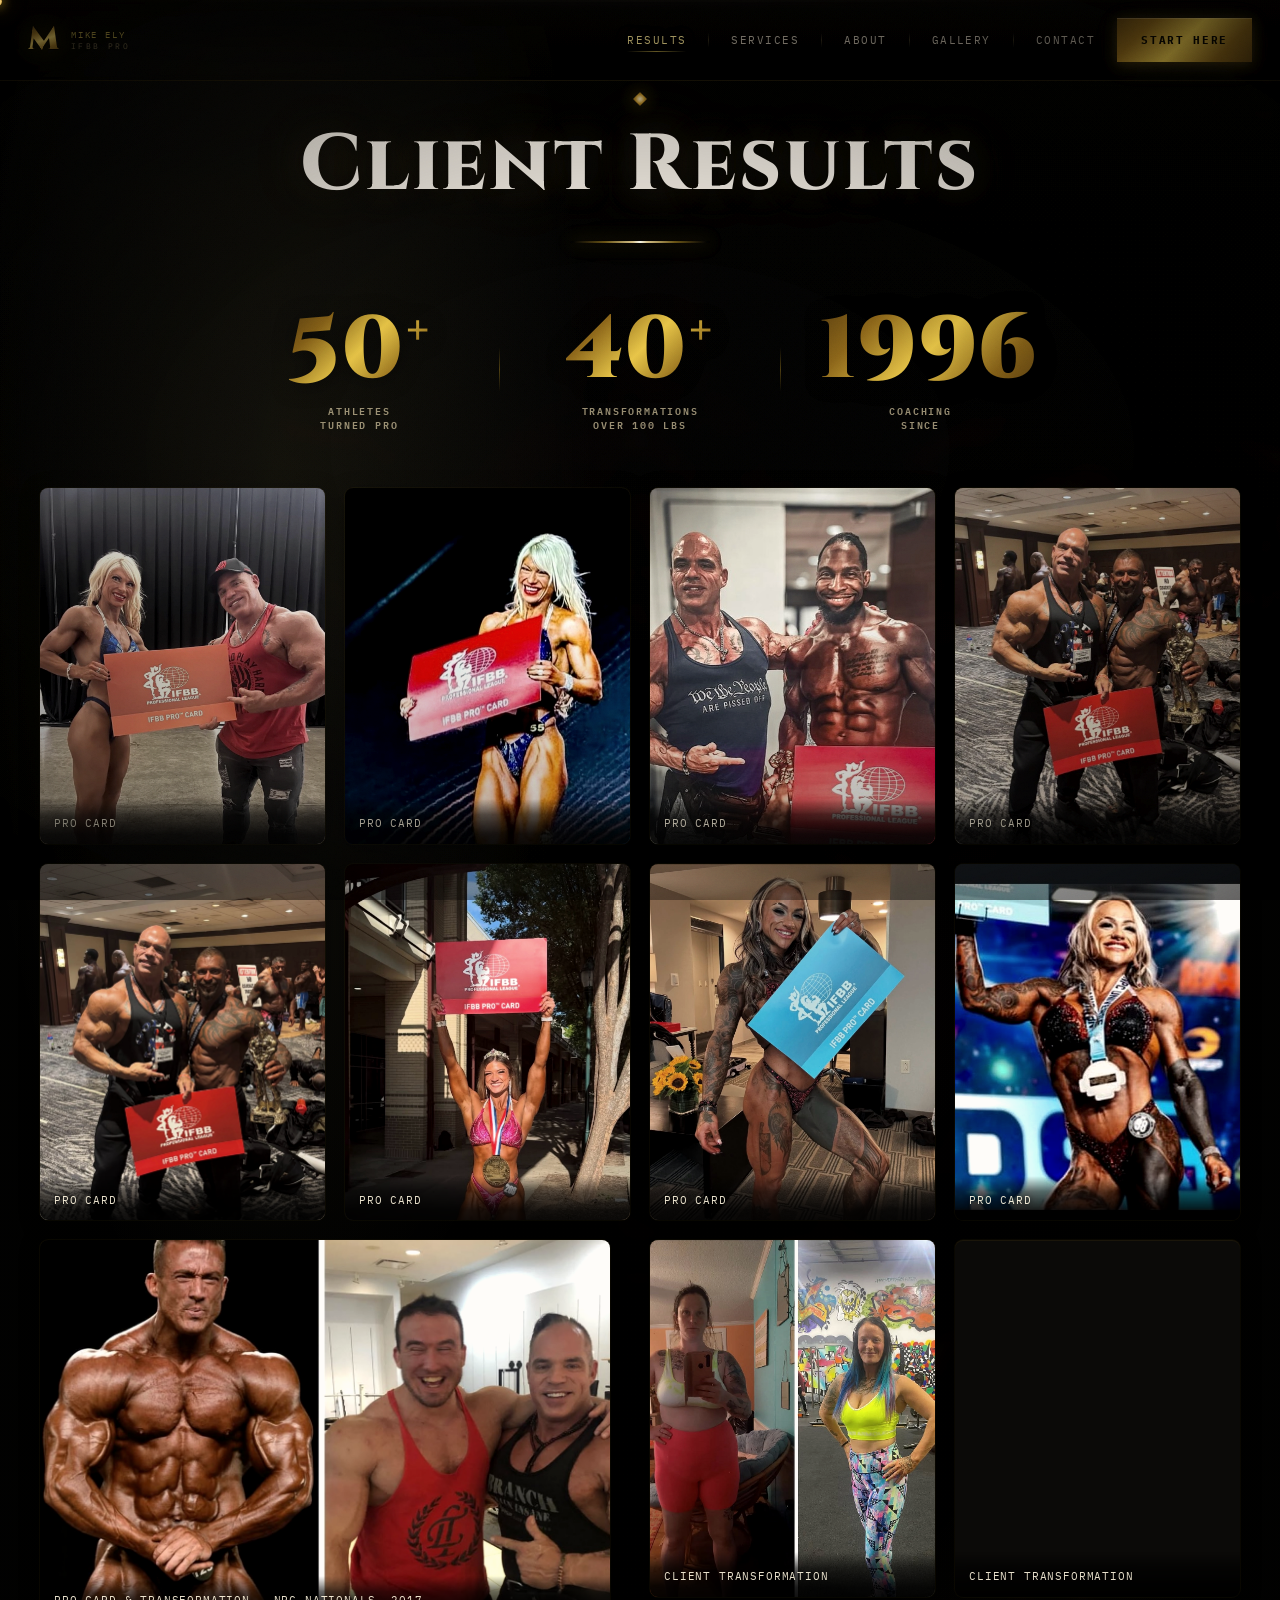
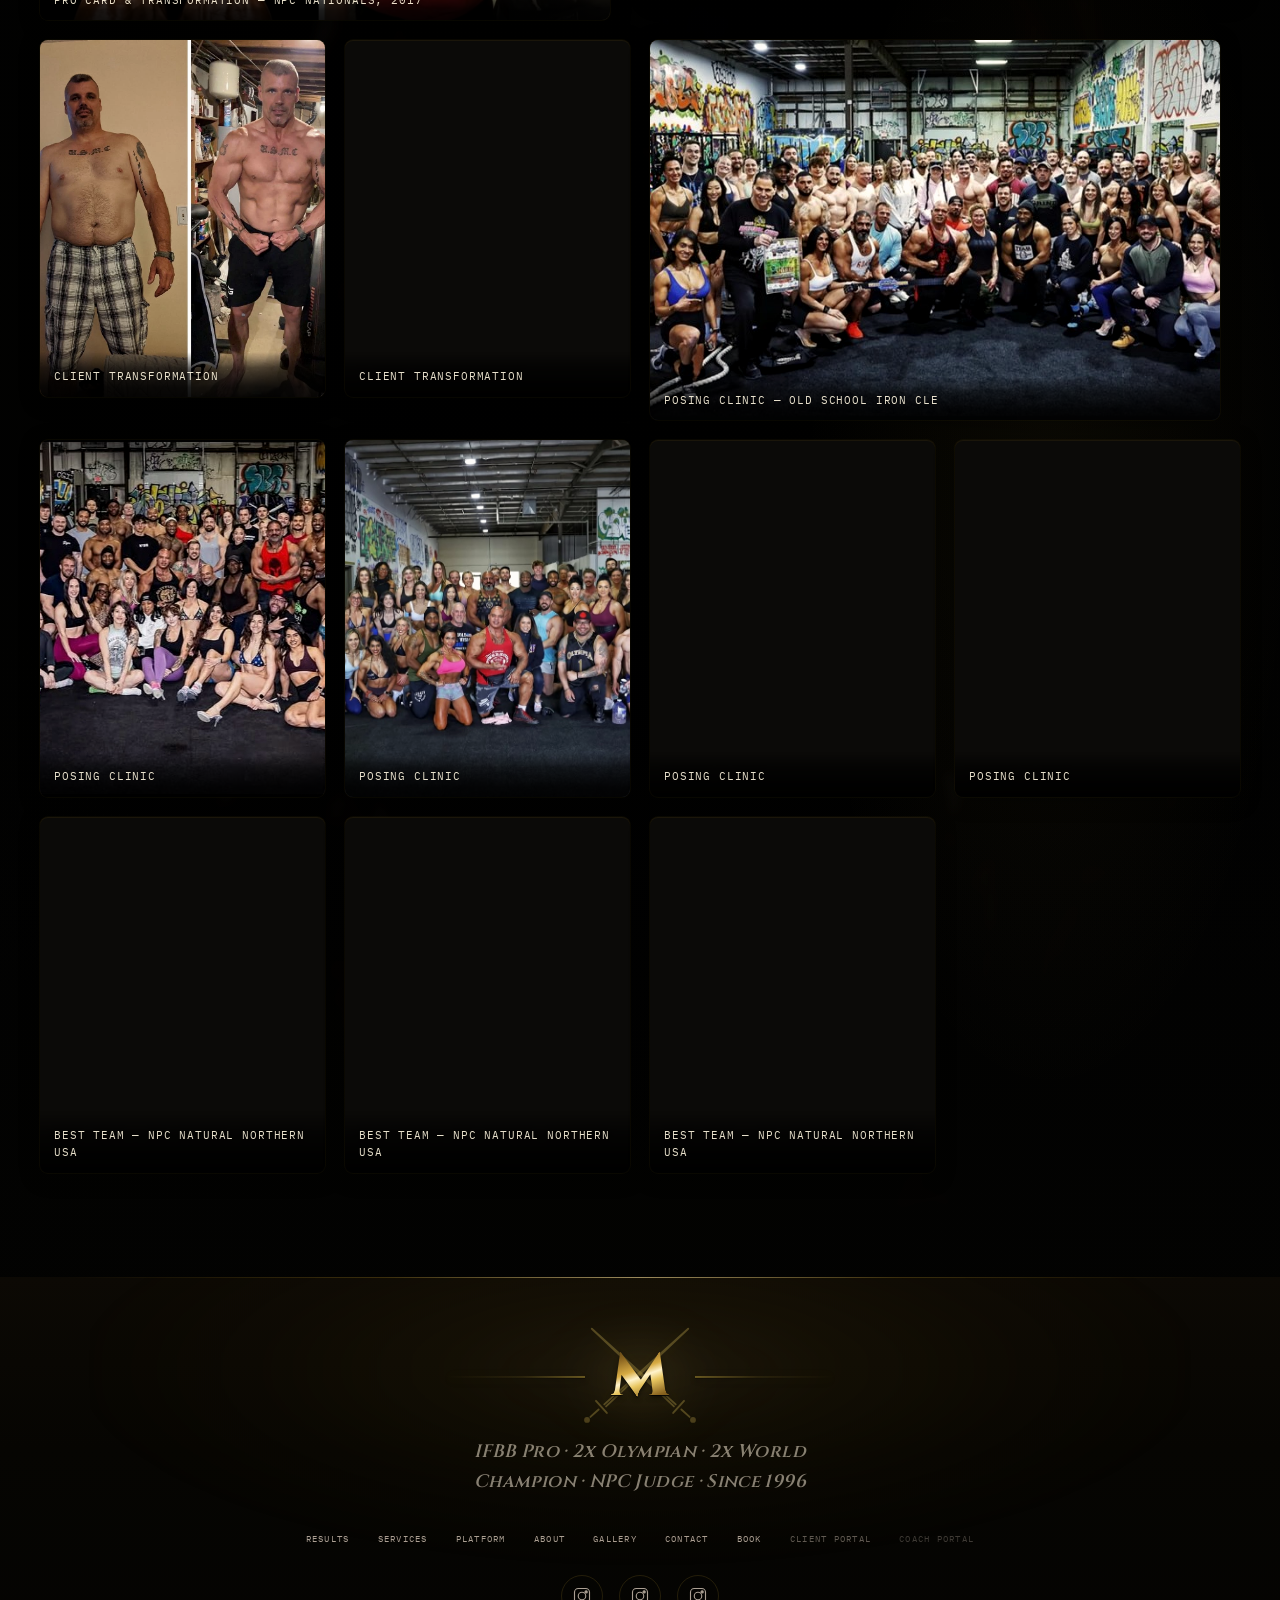
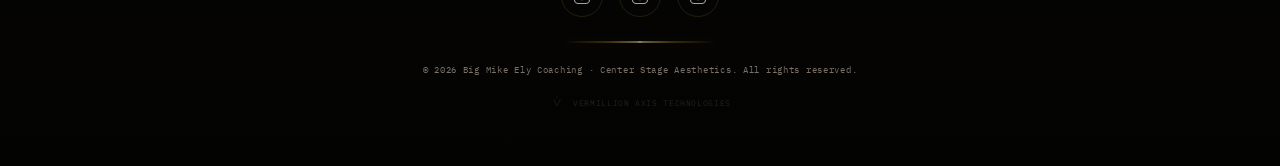
<file: results.html>
<!DOCTYPE html>
<html lang="en">
<head>
<meta charset="UTF-8">
<meta name="viewport" content="width=device-width,initial-scale=1,viewport-fit=cover">
<title>Client Results — Transformations by IFBB Pro Big Mike Ely</title>
<meta name="description" content="Championship-level client transformations. 50+ pro cards earned, 40+ transformations over 100 pounds. See the work of Big Mike Ely Coaching.">
<meta name="theme-color" content="#020202">
<meta name="color-scheme" content="dark">
<meta http-equiv="Content-Security-Policy" content="default-src 'self'; script-src 'self' 'unsafe-inline'; style-src 'self' 'unsafe-inline'; font-src 'self'; img-src 'self' data: blob: https://img.youtube.com https://ozgemcvnjzqfumpjxwcq.supabase.co; connect-src 'self' https://ozgemcvnjzqfumpjxwcq.supabase.co; frame-src https://www.youtube-nocookie.com; object-src 'none'; base-uri 'self'">
<meta name="robots" content="index, follow">
<meta http-equiv="X-Content-Type-Options" content="nosniff">
<meta http-equiv="Permissions-Policy" content="camera=(), microphone=(), geolocation=(), payment=()">
<meta name="referrer" content="strict-origin-when-cross-origin">
<link rel="canonical" href="https://v3vermillion.github.io/Big-Mike/results.html">

<!-- Open Graph -->
<meta property="og:title" content="Client Results | Big Mike Ely Coaching">
<meta property="og:description" content="50+ pro cards earned · 40+ transformations over 100 lbs · Championship-level client work since 1996.">
<meta property="og:type" content="website">
<meta property="og:url" content="https://v3vermillion.github.io/Big-Mike/results.html">
<meta property="og:image" content="https://v3vermillion.github.io/Big-Mike/img/platform-social-share.png">
<meta property="og:image:width" content="1200">
<meta property="og:image:height" content="630">
<meta property="og:image:alt" content="Big Mike Ely Coaching — 2× IFBB Pro World Champion">

<!-- Twitter -->
<meta name="twitter:card" content="summary_large_image">
<meta name="twitter:title" content="Client Results | Big Mike Ely Coaching">
<meta name="twitter:description" content="50+ pro cards earned · 40+ transformations over 100 lbs · Championship-level client work since 1996.">
<meta name="twitter:image" content="https://v3vermillion.github.io/Big-Mike/img/platform-social-share.png">

<!-- Icons -->
<link rel="icon" type="image/png" sizes="192x192" href="icons/icon-192.png">
<link rel="apple-touch-icon" href="icons/apple-touch-icon.png">

<!-- Fonts -->


<link rel="stylesheet" href="assets/fonts/fonts.css?v=v9">
<!-- Shared site styles — single source of truth, cached across pages -->
<link rel="stylesheet" href="css/site.css?v=v9">
</head>
<body>
<a href="#main" class="skip-link">Skip to main content</a>

<!-- GRAIN + VIGNETTE — atmospheric, cheap, consistent with brand system -->
<div class="grain-ov" aria-hidden="true"></div>
<div class="vignette" aria-hidden="true"></div>
<div class="atmos-mesh" aria-hidden="true"></div>
<div class="film-grain" aria-hidden="true"></div>

<!-- NAV -->
<nav class="nav" id="nav">
  <a href="index.html" class="nav-home" aria-label="Big Mike Ely — Home">
    <span class="nav-sigil">M</span>
    <div class="nav-tag"><span>Mike Ely</span>IFBB Pro</div>
  </a>
  <div class="nav-links">
    <a href="results.html">Results</a>
    <span class="nav-sep"></span>
    <a href="services.html">Services</a>
    <span class="nav-sep"></span>
    <a href="about.html">About</a>
    <span class="nav-sep"></span>
    <a href="gallery.html">Gallery</a>
    <span class="nav-sep"></span>
    <a href="contact.html">Contact</a>
    <a href="onboard.html" class="nav-cta">Start Here</a>
  </div>
  <button class="nav-burger" id="navBurger" aria-label="Open menu"><span class="burger-text">MENU</span></button>
</nav>

<!-- MOBILE MENU -->
<div class="mm" id="mm" role="dialog" aria-modal="true">
  <div class="mm-corner-tl"></div><div class="mm-corner-br"></div>
  <button class="mm-close" id="mmClose" aria-label="Close menu">&times;</button>
  <a href="index.html" class="mm-link">Home</a>
  <a href="results.html" class="mm-link">Results</a>
  <a href="services.html" class="mm-link">Services</a>
  <a href="about.html" class="mm-link">About</a>
  <a href="gallery.html" class="mm-link">Gallery</a>
  <a href="contact.html" class="mm-link">Contact</a>
  <a href="onboard.html" class="mm-cta">Start Here</a>
  <a href="portal.html" class="mm-existing" aria-label="Already a client? Sign in">Already a client? <span>Sign in &rarr;</span></a>
  <div class="mm-badge">IFBB Pro Big Mike Ely</div>
</div>

<main id="main">
<section class="section" id="results">
  <div class="section-ambient" aria-hidden="true"><div class="section-ambient-img"></div></div>
  <div class="section-corners" aria-hidden="true"></div>
  <div class="inner">
    <h2 class="s-head reveal">Client Results</h2>

    <!-- Hero stat cards — the numbers ARE the headline. Each stat
         gets its own display-scale number in gold, with a short
         mono label below. This is the creative signature for the
         results page — unique visual identity. -->
    <div class="results-stats reveal">
      <div class="results-stat">
        <div class="results-stat-num">50<span class="results-stat-plus">+</span></div>
        <div class="results-stat-label">Athletes<br>Turned Pro</div>
      </div>
      <div class="results-stat-sep" aria-hidden="true"></div>
      <div class="results-stat">
        <div class="results-stat-num">40<span class="results-stat-plus">+</span></div>
        <div class="results-stat-label">Transformations<br>Over 100 lbs</div>
      </div>
      <div class="results-stat-sep" aria-hidden="true"></div>
      <div class="results-stat">
        <div class="results-stat-num">1996</div>
        <div class="results-stat-label">Coaching<br>Since</div>
      </div>
    </div>

    <!-- Results photos -->
    <div class="results-grid">

      <!-- PRO CARDS — first four eager-loaded so the grid paints immediately -->
      <div class="results-photo reveal" onclick="openLB(this)" role="button" tabindex="0" onkeydown="if(event.key==='Enter'||event.key===' '){event.preventDefault();openLB(this)}">
        <img src="img/results-procard-lindsay.jpg" alt="Athlete holding IFBB Pro Card with Mike Ely" loading="eager" decoding="async" fetchpriority="high" style="object-position:center 22%">
        <div class="results-photo-label">Pro Card</div>
      </div>

      <div class="results-photo reveal" onclick="openLB(this)" role="button" tabindex="0" onkeydown="if(event.key==='Enter'||event.key===' '){event.preventDefault();openLB(this)}">
        <img src="img/results-procard-lindsay-stage.jpg" alt="Athlete on stage with IFBB Pro Card" loading="eager" decoding="async" fetchpriority="high" style="object-position:center 20%">
        <div class="results-photo-label">Pro Card</div>
      </div>

      <div class="results-photo reveal" onclick="openLB(this)" role="button" tabindex="0" onkeydown="if(event.key==='Enter'||event.key===' '){event.preventDefault();openLB(this)}">
        <img src="img/results-procard-rob.jpg" alt="Athlete holding IFBB Pro Card with Mike Ely" loading="eager" decoding="async" fetchpriority="high" style="object-position:center 12%">
        <div class="results-photo-label">Pro Card</div>
      </div>

      <div class="results-photo reveal" onclick="openLB(this)" role="button" tabindex="0" onkeydown="if(event.key==='Enter'||event.key===' '){event.preventDefault();openLB(this)}">
        <img src="img/results-procard-backstage.jpg" alt="Mike and athlete backstage with IFBB Pro Card" loading="eager" decoding="async" fetchpriority="high" style="object-position:center 20%">
        <div class="results-photo-label">Pro Card</div>
      </div>

      <div class="results-photo reveal" onclick="openLB(this)" role="button" tabindex="0" onkeydown="if(event.key==='Enter'||event.key===' '){event.preventDefault();openLB(this)}">
        <img src="img/results-procard-male.jpg" alt="Athlete holding IFBB Pro Card with Mike Ely backstage" loading="lazy" decoding="async" style="object-position:center 15%">
        <div class="results-photo-label">Pro Card</div>
      </div>

      <div class="results-photo reveal" onclick="openLB(this)" role="button" tabindex="0" onkeydown="if(event.key==='Enter'||event.key===' '){event.preventDefault();openLB(this)}">
        <img src="img/results-procard-female-2.jpg" alt="Athlete raising IFBB Pro Card outdoors" loading="lazy" decoding="async" style="object-position:center 10%">
        <div class="results-photo-label">Pro Card</div>
      </div>

      <div class="results-photo reveal" onclick="openLB(this)" role="button" tabindex="0" onkeydown="if(event.key==='Enter'||event.key===' '){event.preventDefault();openLB(this)}">
        <img src="img/results-procard-female-3.jpg" alt="Athlete holding IFBB Pro Card" loading="lazy" decoding="async" style="object-position:center 18%">
        <div class="results-photo-label">Pro Card</div>
      </div>

      <div class="results-photo reveal" onclick="openLB(this)" role="button" tabindex="0" onkeydown="if(event.key==='Enter'||event.key===' '){event.preventDefault();openLB(this)}">
        <img src="img/results-procard-ladies.jpg" alt="Athlete on stage with medal" loading="lazy" decoding="async" style="object-position:center 40%">
        <div class="results-photo-label">Pro Card</div>
      </div>

      <!-- ─── DIVIDER 1: WIDE — Pro Card + Transformation ─── -->
      <div class="results-photo results-photo-wide reveal" onclick="openLB(this)" role="button" tabindex="0" onkeydown="if(event.key==='Enter'||event.key===' '){event.preventDefault();openLB(this)}">
        <img src="img/gallery-procard-2017-nationals.jpg" alt="Client pro card transformation — NPC Nationals 2017" loading="lazy" decoding="async" style="object-position:center 25%">
        <div class="results-photo-label">Pro Card &amp; Transformation &mdash; NPC Nationals, 2017</div>
      </div>

      <!-- ─── CLIENT TRANSFORMATIONS — the before/after evidence ─── -->
      <div class="results-photo reveal" onclick="openLB(this)" role="button" tabindex="0" onkeydown="if(event.key==='Enter'||event.key===' '){event.preventDefault();openLB(this)}">
        <img src="img/results-client-transformation-female.jpg" alt="Client transformation — before and after" loading="lazy" decoding="async" style="object-position:center center">
        <div class="results-photo-label">Client Transformation</div>
      </div>

      <div class="results-photo reveal" onclick="openLB(this)" role="button" tabindex="0" onkeydown="if(event.key==='Enter'||event.key===' '){event.preventDefault();openLB(this)}">
        <img src="img/results-client-transformation-gym.jpg" alt="Client transformation — before and after" loading="lazy" decoding="async" style="object-position:center center">
        <div class="results-photo-label">Client Transformation</div>
      </div>

      <div class="results-photo reveal" onclick="openLB(this)" role="button" tabindex="0" onkeydown="if(event.key==='Enter'||event.key===' '){event.preventDefault();openLB(this)}">
        <img src="img/results-client-transformation-usmc.jpg" alt="Client transformation — before and after" loading="lazy" decoding="async" style="object-position:center center">
        <div class="results-photo-label">Client Transformation</div>
      </div>

      <div class="results-photo reveal" onclick="openLB(this)" role="button" tabindex="0" onkeydown="if(event.key==='Enter'||event.key===' '){event.preventDefault();openLB(this)}">
        <img src="img/results-transformation-male.jpg" alt="Client transformation — before and after" loading="lazy" decoding="async" style="object-position:center center">
        <div class="results-photo-label">Client Transformation</div>
      </div>

      <!-- ─── DIVIDER 2: WIDE — Posing Clinic Group ─── -->
      <div class="results-photo results-photo-wide reveal" onclick="openLB(this)" role="button" tabindex="0" onkeydown="if(event.key==='Enter'||event.key===' '){event.preventDefault();openLB(this)}">
        <img src="img/results-group.jpg" alt="Posing clinic group photo — Old School Iron CLE" loading="lazy" decoding="async" style="object-position:center 30%">
        <div class="results-photo-label">Posing Clinic &mdash; Old School Iron CLE</div>
      </div>

      <!-- ─── ECOSYSTEM — clinics + team awards (uniform 4:5 cells) ─── -->
      <div class="results-photo reveal" onclick="openLB(this)" role="button" tabindex="0" onkeydown="if(event.key==='Enter'||event.key===' '){event.preventDefault();openLB(this)}">
        <img src="img/results-posing-clinic-2.jpg" alt="Posing clinic group photo at Old School Iron Gym" loading="lazy" decoding="async" style="object-position:center 30%">
        <div class="results-photo-label">Posing Clinic</div>
      </div>

      <div class="results-photo reveal" onclick="openLB(this)" role="button" tabindex="0" onkeydown="if(event.key==='Enter'||event.key===' '){event.preventDefault();openLB(this)}">
        <img src="img/results-posing-clinic-3.jpg" alt="Posing clinic group photo at Old School Iron Gym" loading="lazy" decoding="async" style="object-position:center 30%">
        <div class="results-photo-label">Posing Clinic</div>
      </div>

      <div class="results-photo reveal" onclick="openLB(this)" role="button" tabindex="0" onkeydown="if(event.key==='Enter'||event.key===' '){event.preventDefault();openLB(this)}">
        <img src="img/results-posing-clinic-4.jpg" alt="Mike Ely with athletes at posing clinic" loading="lazy" decoding="async" style="object-position:center 30%">
        <div class="results-photo-label">Posing Clinic</div>
      </div>

      <div class="results-photo reveal" onclick="openLB(this)" role="button" tabindex="0" onkeydown="if(event.key==='Enter'||event.key===' '){event.preventDefault();openLB(this)}">
        <img src="img/results-posing-clinic-5.jpg" alt="Mike Ely with athletes at posing clinic" loading="lazy" decoding="async" style="object-position:center 20%">
        <div class="results-photo-label">Posing Clinic</div>
      </div>

      <div class="results-photo reveal" onclick="openLB(this)" role="button" tabindex="0" onkeydown="if(event.key==='Enter'||event.key===' '){event.preventDefault();openLB(this)}">
        <img src="img/event-iwa-best-coach.jpg" alt="Mike Ely receiving Best Team award at NPC Natural Northern USA Championships" loading="lazy" decoding="async" style="object-position:center 25%">
        <div class="results-photo-label">Best Team &mdash; NPC Natural Northern USA</div>
      </div>

      <div class="results-photo reveal" onclick="openLB(this)" role="button" tabindex="0" onkeydown="if(event.key==='Enter'||event.key===' '){event.preventDefault();openLB(this)}">
        <img src="img/event-best-team-2.jpg" alt="Mike Ely and team celebrating Best Team award on stage" loading="lazy" decoding="async" style="object-position:center 25%">
        <div class="results-photo-label">Best Team &mdash; NPC Natural Northern USA</div>
      </div>

      <div class="results-photo reveal" onclick="openLB(this)" role="button" tabindex="0" onkeydown="if(event.key==='Enter'||event.key===' '){event.preventDefault();openLB(this)}">
        <img src="img/event-best-team-3.jpg" alt="Mike Ely with Best Team trophy at Atlantic Zone Grand Prix" loading="lazy" decoding="async" style="object-position:center 25%">
        <div class="results-photo-label">Best Team &mdash; NPC Natural Northern USA</div>
      </div>

    </div>
  </div>
</section>

<!-- Page closer — results are the résumé; let the résumé end the page. -->
<div class="page-close" aria-hidden="true">
  <div class="page-close-glyph"></div>
  <div class="page-close-rule"></div>
  <div class="page-close-sig">The results are the r&eacute;sum&eacute;.</div>
</div>

</main>

<!-- FOOTER -->
<footer class="footer">
  <div class="footer-swords" aria-hidden="true"><svg viewBox="0 0 130 110" fill="none"><defs><g id="fsw"><circle cx="23" cy="89.5" r="2.3"/><line x1="25.7" y1="87.1" x2="32.2" y2="81.2"/><line x1="30.1" y1="74.4" x2="38.7" y2="84"/><path d="M36.7 77.2 L103.2 17.2 L38.1 78.8"/></g></defs><use href="#fsw"/><use href="#fsw" transform="matrix(-1 0 0 1 130 0)"/></svg></div>
  <div class="footer-mark">M</div>
  <div class="footer-sig">IFBB Pro &middot; 2x Olympian &middot; 2x World Champion &middot; NPC Judge &middot; Since 1996</div>
  <div class="footer-links">
    <a href="results.html">Results</a><a href="services.html">Services</a><a href="platform.html">Platform</a><a href="about.html">About</a><a href="gallery.html">Gallery</a><a href="contact.html">Contact</a><a href="book.html">Book</a>
    <a href="portal.html" style="opacity:.55">Client Portal</a><a href="app.html" style="opacity:.35">Coach Portal</a>
  </div>
  <div class="footer-social">
    <a href="https://instagram.com/ifbbpromikeely" target="_blank" rel="noopener" aria-label="Big Mike Ely on Instagram" title="@ifbbpromikeely"><svg width="18" height="18" viewBox="0 0 24 24" fill="none" stroke="currentColor" stroke-width="1.5"><rect x="2" y="2" width="20" height="20" rx="5"/><circle cx="12" cy="12" r="5"/><circle cx="17.5" cy="6.5" r="1.5" fill="currentColor"/></svg></a>
    <a href="https://instagram.com/center_stage_aesthetics" target="_blank" rel="noopener" aria-label="Center Stage Aesthetics"><svg width="18" height="18" viewBox="0 0 24 24" fill="none" stroke="currentColor" stroke-width="1.5"><rect x="2" y="2" width="20" height="20" rx="5"/><circle cx="12" cy="12" r="5"/><circle cx="17.5" cy="6.5" r="1.5" fill="currentColor"/></svg></a>
    <a href="https://instagram.com/osigym" target="_blank" rel="noopener" aria-label="Old School Iron Gym on Instagram" title="@osigym — Old School Iron Gym"><svg width="18" height="18" viewBox="0 0 24 24" fill="none" stroke="currentColor" stroke-width="1.5"><rect x="2" y="2" width="20" height="20" rx="5"/><circle cx="12" cy="12" r="5"/><circle cx="17.5" cy="6.5" r="1.5" fill="currentColor"/></svg></a>
  </div>
  <div class="gw" style="max-width:160px;margin:0 auto 20px"></div>
  <div class="footer-copy">&copy; 2026 Big Mike Ely Coaching &middot; Center Stage Aesthetics. All rights reserved.</div>
  <a href="https://www.vermillionaxis.tech" target="_blank" rel="noopener" class="vat">
    <svg width="16" height="20" viewBox="0 0 28 34" fill="none"><line x1="8" y1="10" x2="14" y2="22" stroke="currentColor" stroke-width="1.2"/><line x1="20" y1="10" x2="14" y2="22" stroke="currentColor" stroke-width="1.2"/><circle cx="14" cy="7" r="1.5" fill="currentColor" opacity=".5"/></svg>
    Vermillion Axis Technologies
  </a>
</footer>


<!-- LIGHTBOX -->
<div class="lightbox" id="lb" onclick="closeLB()" role="dialog" aria-modal="true" aria-label="Photo lightbox">
  <button class="lb-close" aria-label="Close">&times;</button>
  <button class="lb-arr lb-prev" onclick="event.stopPropagation();navLB(-1)" aria-label="Previous">&#8249;</button>
  <div class="lb-img-wrap" id="lbImgWrap" onclick="event.stopPropagation()">
    <img id="lbImg" alt="">
  </div>
  <button class="lb-arr lb-next" onclick="event.stopPropagation();navLB(1)" aria-label="Next">&#8250;</button>
  <div class="lb-info" id="lbInfo">
    <div class="lb-counter" id="lbCounter"></div>
    <div class="lb-cat" id="lbCat"></div>
  </div>
</div>

<script src="js/site.js?v=v9"></script>
</body>
</html>
</file>
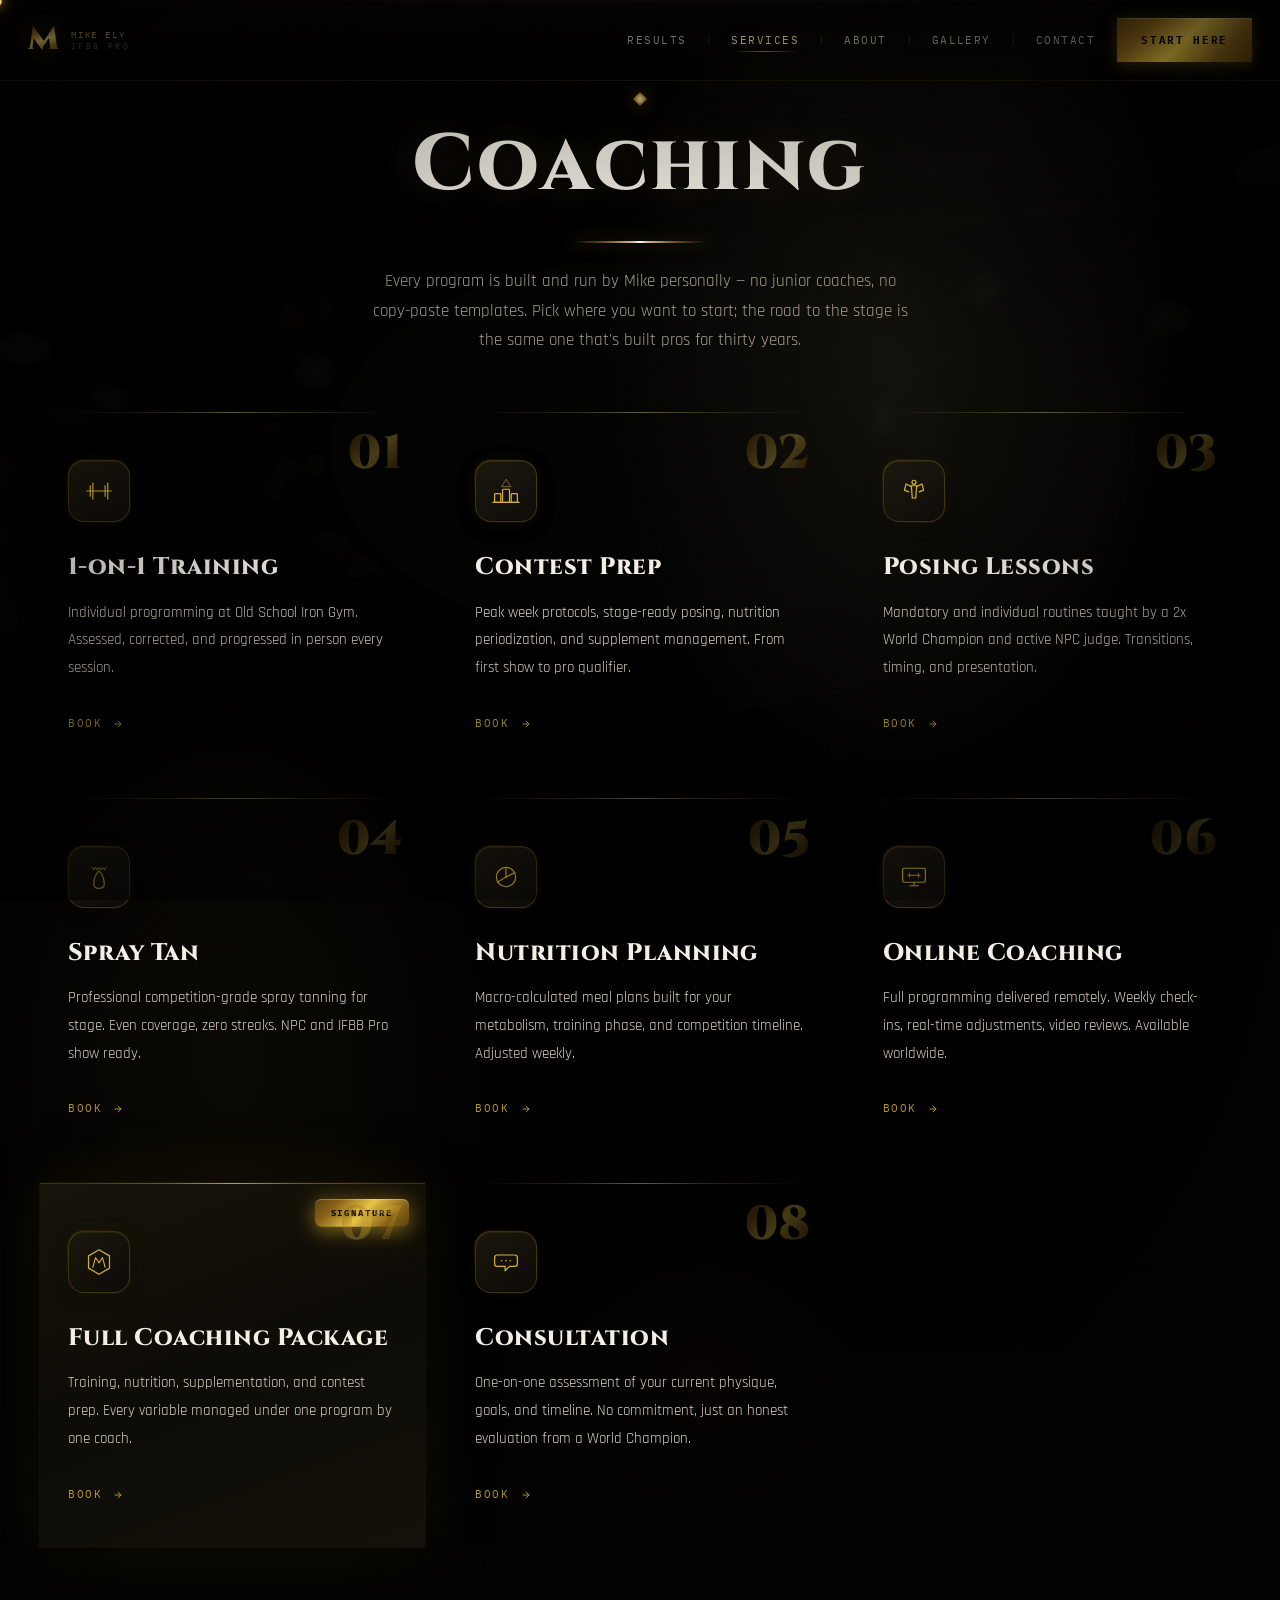
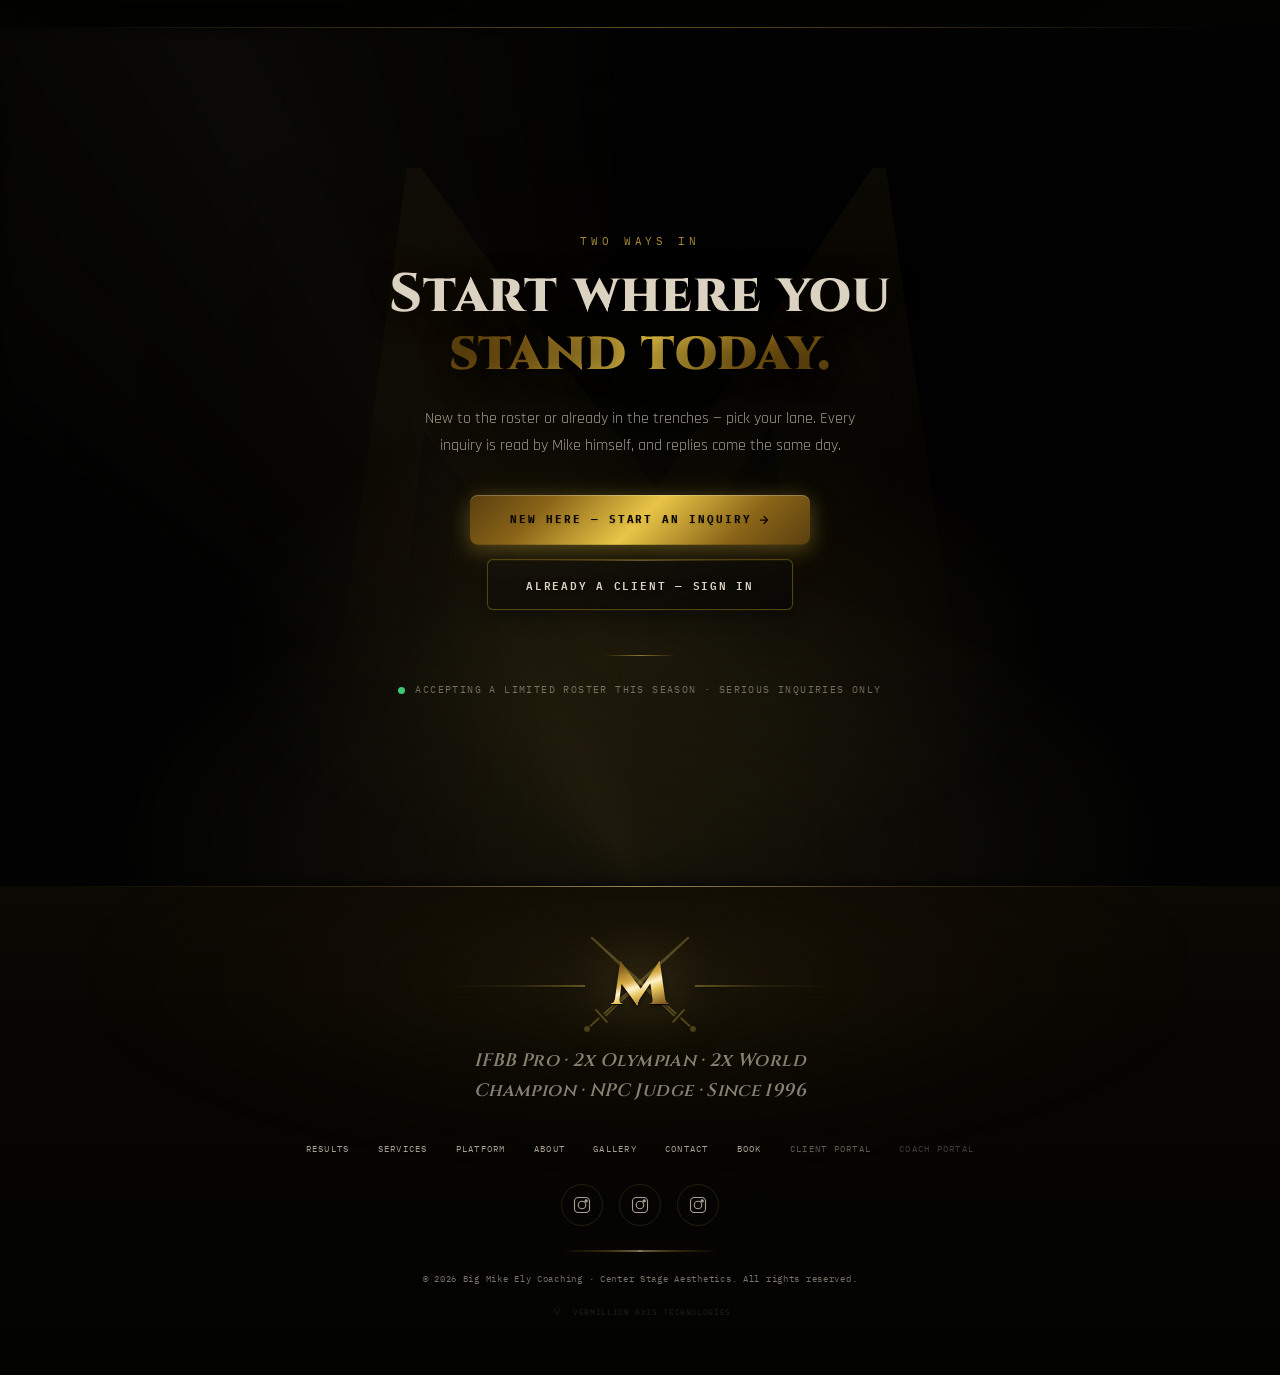
<file: services.html>
<!DOCTYPE html>
<html lang="en">
<head>
<meta charset="UTF-8">
<meta name="viewport" content="width=device-width,initial-scale=1,viewport-fit=cover">
<title>Coaching Services — Contest Prep, Online Coaching, Posing, 1-on-1</title>
<meta name="description" content="Contest prep, online coaching, 1-on-1 training, nutrition planning, and posing sessions from IFBB Pro Big Mike Ely at Old School Iron in Ohio.">
<meta name="theme-color" content="#020202">
<meta name="color-scheme" content="dark">
<meta http-equiv="Content-Security-Policy" content="default-src 'self'; script-src 'self' 'unsafe-inline'; style-src 'self' 'unsafe-inline'; font-src 'self'; img-src 'self' data: blob: https://img.youtube.com https://ozgemcvnjzqfumpjxwcq.supabase.co; connect-src 'self' https://ozgemcvnjzqfumpjxwcq.supabase.co; frame-src https://www.youtube-nocookie.com; object-src 'none'; base-uri 'self'">
<meta name="robots" content="index, follow">
<meta http-equiv="X-Content-Type-Options" content="nosniff">
<meta http-equiv="Permissions-Policy" content="camera=(), microphone=(), geolocation=(), payment=()">
<meta name="referrer" content="strict-origin-when-cross-origin">
<link rel="canonical" href="https://v3vermillion.github.io/Big-Mike/services.html">

<!-- Open Graph -->
<meta property="og:title" content="Coaching Services | Big Mike Ely">
<meta property="og:description" content="Contest Prep · Online Coaching · Nutrition · Posing · 1-on-1 Training.">
<meta property="og:type" content="website">
<meta property="og:url" content="https://v3vermillion.github.io/Big-Mike/services.html">
<meta property="og:image" content="https://v3vermillion.github.io/Big-Mike/img/platform-social-share.png">
<meta property="og:image:width" content="1200">
<meta property="og:image:height" content="630">
<meta property="og:image:alt" content="Big Mike Ely Coaching — 2× IFBB Pro World Champion">

<!-- Twitter -->
<meta name="twitter:card" content="summary_large_image">
<meta name="twitter:title" content="Coaching Services | Big Mike Ely">
<meta name="twitter:description" content="Contest Prep · Online Coaching · Nutrition · Posing · 1-on-1 Training.">
<meta name="twitter:image" content="https://v3vermillion.github.io/Big-Mike/img/platform-social-share.png">

<!-- Icons -->
<link rel="icon" type="image/png" sizes="192x192" href="icons/icon-192.png">
<link rel="apple-touch-icon" href="icons/apple-touch-icon.png">

<!-- Fonts -->


<link rel="stylesheet" href="assets/fonts/fonts.css?v=v9">
<!-- Shared site styles — single source of truth, cached across pages -->
<link rel="stylesheet" href="css/site.css?v=v9">
</head>
<body>
<a href="#main" class="skip-link">Skip to main content</a>

<!-- GRAIN + VIGNETTE — atmospheric, cheap, consistent with brand system -->
<div class="grain-ov" aria-hidden="true"></div>
<div class="vignette" aria-hidden="true"></div>
<div class="atmos-mesh" aria-hidden="true"></div>
<div class="film-grain" aria-hidden="true"></div>

<!-- NAV -->
<nav class="nav" id="nav">
  <a href="index.html" class="nav-home" aria-label="Big Mike Ely — Home">
    <span class="nav-sigil">M</span>
    <div class="nav-tag"><span>Mike Ely</span>IFBB Pro</div>
  </a>
  <div class="nav-links">
    <a href="results.html">Results</a>
    <span class="nav-sep"></span>
    <a href="services.html">Services</a>
    <span class="nav-sep"></span>
    <a href="about.html">About</a>
    <span class="nav-sep"></span>
    <a href="gallery.html">Gallery</a>
    <span class="nav-sep"></span>
    <a href="contact.html">Contact</a>
    <a href="onboard.html" class="nav-cta">Start Here</a>
  </div>
  <button class="nav-burger" id="navBurger" aria-label="Open menu"><span class="burger-text">MENU</span></button>
</nav>

<!-- MOBILE MENU -->
<div class="mm" id="mm" role="dialog" aria-modal="true">
  <div class="mm-corner-tl"></div><div class="mm-corner-br"></div>
  <button class="mm-close" id="mmClose" aria-label="Close menu">&times;</button>
  <a href="index.html" class="mm-link">Home</a>
  <a href="results.html" class="mm-link">Results</a>
  <a href="services.html" class="mm-link">Services</a>
  <a href="about.html" class="mm-link">About</a>
  <a href="gallery.html" class="mm-link">Gallery</a>
  <a href="contact.html" class="mm-link">Contact</a>
  <a href="onboard.html" class="mm-cta">Start Here</a>
  <a href="portal.html" class="mm-existing" aria-label="Already a client? Sign in">Already a client? <span>Sign in &rarr;</span></a>
  <div class="mm-badge">IFBB Pro Big Mike Ely</div>
</div>

<main id="main">
<section class="section" id="services">
  <div class="section-ambient" aria-hidden="true"><div class="section-ambient-img"></div></div>
  <div class="inner">
    <h2 class="s-head reveal">Coaching</h2>
    <p class="svc-lede reveal">Every program is built and run by Mike personally &mdash; no junior coaches, no copy-paste templates. Pick where you want to start; the road to the stage is the same one that's built pros for thirty years.</p>
    <div class="svc-grid">

      <!-- 1-on-1 Training -->
      <div class="svc reveal reveal-d1">
        <div class="svc-glow"></div>
        <div class="svc-corners" aria-hidden="true"></div>
        <div class="svc-num" aria-hidden="true">01</div><div class="svc-icon"><svg width="28" height="28" viewBox="0 0 32 32" fill="none" stroke="currentColor" stroke-width="1.4" stroke-linecap="round" stroke-linejoin="round" aria-hidden="true"><path d="M2 16 L30 16"/><path d="M6 10 L6 22"/><path d="M9 7 L9 25"/><path d="M23 10 L23 22"/><path d="M26 7 L26 25"/></svg></div>
        <div class="svc-name">1-on-1 Training</div>
        <div class="svc-desc">Individual programming at Old School Iron Gym. Assessed, corrected, and progressed in person every session.</div>
        <a href="contact.html?service=training" class="svc-book">Book<svg width="10" height="10" viewBox="0 0 24 24" fill="none" stroke="currentColor" stroke-width="2.4" stroke-linecap="round" stroke-linejoin="round" style="margin-left:5px;transition:transform .3s"><path d="M5 12h14M12 5l7 7-7 7"/></svg></a>
      </div>

      <!-- Contest Prep -->
      <div class="svc reveal reveal-d2">
        <div class="svc-glow"></div>
        <div class="svc-corners" aria-hidden="true"></div>
        <div class="svc-num" aria-hidden="true">02</div><div class="svc-icon"><svg width="28" height="28" viewBox="0 0 32 32" fill="none" stroke="currentColor" stroke-width="1.4" stroke-linecap="round" stroke-linejoin="round" aria-hidden="true"><path d="M16 3 L11 11 L21 11 Z" stroke-width="1" opacity=".6"/><rect x="12" y="14" width="8" height="15" rx="1"/><rect x="3" y="19" width="7" height="10" rx="1"/><rect x="22" y="19" width="7" height="10" rx="1"/><path d="M1 29 L31 29"/></svg></div>
        <div class="svc-name">Contest Prep</div>
        <div class="svc-desc">Peak week protocols, stage-ready posing, nutrition periodization, and supplement management. From first show to pro qualifier.</div>
        <a href="contact.html?service=contestprep" class="svc-book">Book<svg width="10" height="10" viewBox="0 0 24 24" fill="none" stroke="currentColor" stroke-width="2.4" stroke-linecap="round" stroke-linejoin="round" style="margin-left:5px;transition:transform .3s"><path d="M5 12h14M12 5l7 7-7 7"/></svg></a>
      </div>

      <!-- Posing Lessons -->
      <div class="svc reveal reveal-d3">
        <div class="svc-glow"></div>
        <div class="svc-corners" aria-hidden="true"></div>
        <div class="svc-num" aria-hidden="true">03</div><div class="svc-icon"><svg width="28" height="28" viewBox="0 0 32 32" fill="none" stroke="currentColor" stroke-width="1.4" stroke-linecap="round" stroke-linejoin="round" aria-hidden="true"><circle cx="16" cy="6" r="2.3"/><path d="M13 10 L19 10 L18 24 L14 24 Z"/><path d="M13 11 L7 8 L5 15 L10 17"/><path d="M19 11 L25 8 L27 15 L22 17"/></svg></div>
        <div class="svc-name">Posing Lessons</div>
        <div class="svc-desc">Mandatory and individual routines taught by a 2x World Champion and active NPC judge. Transitions, timing, and presentation.</div>
        <a href="contact.html?service=posing" class="svc-book">Book<svg width="10" height="10" viewBox="0 0 24 24" fill="none" stroke="currentColor" stroke-width="2.4" stroke-linecap="round" stroke-linejoin="round" style="margin-left:5px;transition:transform .3s"><path d="M5 12h14M12 5l7 7-7 7"/></svg></a>
      </div>

      <!-- Spray Tan -->
      <div class="svc reveal reveal-d4">
        <div class="svc-glow"></div>
        <div class="svc-corners" aria-hidden="true"></div>
        <div class="svc-num" aria-hidden="true">04</div><div class="svc-icon"><svg width="28" height="28" viewBox="0 0 32 32" fill="none" stroke="currentColor" stroke-width="1.4" stroke-linecap="round" stroke-linejoin="round" aria-hidden="true"><path d="M16 9 C 10 15 10 22 10 24 C 10 28 13 29 16 29 C 19 29 22 28 22 24 C 22 22 22 15 16 9 Z"/><path d="M8 5 L10 8 L12 5 L14 8 L16 5 L18 8 L20 5 L22 8 L24 5" stroke-width="1"/></svg></div>
        <div class="svc-name">Spray Tan</div>
        <div class="svc-desc">Professional competition-grade spray tanning for stage. Even coverage, zero streaks. NPC and IFBB Pro show ready.</div>
        <a href="contact.html?service=spraytan" class="svc-book">Book<svg width="10" height="10" viewBox="0 0 24 24" fill="none" stroke="currentColor" stroke-width="2.4" stroke-linecap="round" stroke-linejoin="round" style="margin-left:5px;transition:transform .3s"><path d="M5 12h14M12 5l7 7-7 7"/></svg></a>
      </div>

      <!-- Nutrition Planning -->
      <div class="svc reveal reveal-d5">
        <div class="svc-glow"></div>
        <div class="svc-corners" aria-hidden="true"></div>
        <div class="svc-num" aria-hidden="true">05</div><div class="svc-icon"><svg width="28" height="28" viewBox="0 0 32 32" fill="none" stroke="currentColor" stroke-width="1.4" stroke-linecap="round" stroke-linejoin="round" aria-hidden="true"><circle cx="16" cy="16" r="11"/><path d="M16 5 L16 16"/><path d="M16 16 L26 11"/><path d="M16 16 L6 22"/><circle cx="16" cy="16" r="1" fill="currentColor" stroke="none"/></svg></div>
        <div class="svc-name">Nutrition Planning</div>
        <div class="svc-desc">Macro-calculated meal plans built for your metabolism, training phase, and competition timeline. Adjusted weekly.</div>
        <a href="contact.html?service=nutrition" class="svc-book">Book<svg width="10" height="10" viewBox="0 0 24 24" fill="none" stroke="currentColor" stroke-width="2.4" stroke-linecap="round" stroke-linejoin="round" style="margin-left:5px;transition:transform .3s"><path d="M5 12h14M12 5l7 7-7 7"/></svg></a>
      </div>

      <!-- Online Coaching -->
      <div class="svc reveal">
        <div class="svc-glow"></div>
        <div class="svc-corners" aria-hidden="true"></div>
        <div class="svc-num" aria-hidden="true">06</div><div class="svc-icon"><svg width="28" height="28" viewBox="0 0 32 32" fill="none" stroke="currentColor" stroke-width="1.4" stroke-linecap="round" stroke-linejoin="round" aria-hidden="true"><rect x="3" y="6" width="26" height="16" rx="2"/><path d="M11 26 L21 26"/><path d="M16 22 L16 26"/><path d="M9 14 L23 14" stroke-width="1"/><path d="M11 12 L11 16" stroke-width="1"/><path d="M21 12 L21 16" stroke-width="1"/></svg></div>
        <div class="svc-name">Online Coaching</div>
        <div class="svc-desc">Full programming delivered remotely. Weekly check-ins, real-time adjustments, video reviews. Available worldwide.</div>
        <a href="contact.html?service=online" class="svc-book">Book<svg width="10" height="10" viewBox="0 0 24 24" fill="none" stroke="currentColor" stroke-width="2.4" stroke-linecap="round" stroke-linejoin="round" style="margin-left:5px;transition:transform .3s"><path d="M5 12h14M12 5l7 7-7 7"/></svg></a>
      </div>

      <!-- Full Coaching Package (SIGNATURE) -->
      <div class="svc svc-featured reveal">
        <div class="svc-glow"></div>
        <div class="svc-corners" aria-hidden="true"></div>
        <div class="svc-badge">Signature</div>
        <div class="svc-num" aria-hidden="true">07</div><div class="svc-icon"><svg width="28" height="28" viewBox="0 0 32 32" fill="none" stroke="currentColor" stroke-width="1.4" stroke-linecap="round" stroke-linejoin="round" aria-hidden="true"><path d="M16 2 L28 9 L28 23 L16 30 L4 23 L4 9 Z"/><path d="M9 22 L12 11 L16 17 L20 11 L23 22" stroke-width="1.2"/></svg></div>
        <div class="svc-name">Full Coaching Package</div>
        <div class="svc-desc">Training, nutrition, supplementation, and contest prep. Every variable managed under one program by one coach.</div>
        <a href="contact.html?service=fullpackage" class="svc-book">Book<svg width="10" height="10" viewBox="0 0 24 24" fill="none" stroke="currentColor" stroke-width="2.4" stroke-linecap="round" stroke-linejoin="round" style="margin-left:5px;transition:transform .3s"><path d="M5 12h14M12 5l7 7-7 7"/></svg></a>
      </div>

      <!-- Consultation -->
      <div class="svc reveal">
        <div class="svc-glow"></div>
        <div class="svc-corners" aria-hidden="true"></div>
        <div class="svc-num" aria-hidden="true">08</div><div class="svc-icon"><svg width="28" height="28" viewBox="0 0 32 32" fill="none" stroke="currentColor" stroke-width="1.4" stroke-linecap="round" stroke-linejoin="round" aria-hidden="true"><path d="M6 8 L26 8 A3 3 0 0 1 29 11 L29 18 A3 3 0 0 1 26 21 L20 21 L15 26 L15 21 L6 21 A3 3 0 0 1 3 18 L3 11 A3 3 0 0 1 6 8 Z"/><circle cx="11" cy="14.5" r=".9" fill="currentColor" stroke="none"/><circle cx="16" cy="14.5" r=".9" fill="currentColor" stroke="none"/><circle cx="21" cy="14.5" r=".9" fill="currentColor" stroke="none"/></svg></div>
        <div class="svc-name">Consultation</div>
        <div class="svc-desc">One-on-one assessment of your current physique, goals, and timeline. No commitment, just an honest evaluation from a World Champion.</div>
        <a href="contact.html?service=consultation" class="svc-book">Book<svg width="10" height="10" viewBox="0 0 24 24" fill="none" stroke="currentColor" stroke-width="2.4" stroke-linecap="round" stroke-linejoin="round" style="margin-left:5px;transition:transform .3s"><path d="M5 12h14M12 5l7 7-7 7"/></svg></a>
      </div>

    </div>
  </div>
</section>

<!-- Dual-path close: new prospects vs. returning clients -->
<section class="cta cta-rich" id="svc-start">
  <div class="cta-ov"></div>
  <div class="cta-watermark" aria-hidden="true">M</div>
  <div class="cta-rays" aria-hidden="true"></div>
  <div class="cta-inner reveal-scale">
    <span class="cta-tag">Two ways in</span>
    <h2 class="cta-headline">Start where you<br><em>stand today.</em></h2>
    <p class="cta-lede">New to the roster or already in the trenches &mdash; pick your lane. Every inquiry is read by Mike himself, and replies come the same day.</p>
    <div class="cta-actions">
      <a href="contact.html" class="btn-p">New here &mdash; Start an inquiry
        <svg width="12" height="12" viewBox="0 0 24 24" fill="none" stroke="currentColor" stroke-width="2.5" stroke-linecap="round" stroke-linejoin="round" aria-hidden="true"><path d="M5 12h14M12 5l7 7-7 7"/></svg>
      </a>
      <a href="portal.html" class="btn-s">Already a client &mdash; Sign in</a>
    </div>
    <div class="cta-foot">
      <div class="cta-avail">
        <span class="cta-avail-dot" aria-hidden="true"></span>
        Accepting a limited roster this season &middot; serious inquiries only
      </div>
    </div>
  </div>
</section>

</main>

<!-- FOOTER -->
<footer class="footer">
  <div class="footer-swords" aria-hidden="true"><svg viewBox="0 0 130 110" fill="none"><defs><g id="fsw"><circle cx="23" cy="89.5" r="2.3"/><line x1="25.7" y1="87.1" x2="32.2" y2="81.2"/><line x1="30.1" y1="74.4" x2="38.7" y2="84"/><path d="M36.7 77.2 L103.2 17.2 L38.1 78.8"/></g></defs><use href="#fsw"/><use href="#fsw" transform="matrix(-1 0 0 1 130 0)"/></svg></div>
  <div class="footer-mark">M</div>
  <div class="footer-sig">IFBB Pro &middot; 2x Olympian &middot; 2x World Champion &middot; NPC Judge &middot; Since 1996</div>
  <div class="footer-links">
    <a href="results.html">Results</a><a href="services.html">Services</a><a href="platform.html">Platform</a><a href="about.html">About</a><a href="gallery.html">Gallery</a><a href="contact.html">Contact</a><a href="book.html">Book</a>
    <a href="portal.html" style="opacity:.55">Client Portal</a><a href="app.html" style="opacity:.35">Coach Portal</a>
  </div>
  <div class="footer-social">
    <a href="https://instagram.com/ifbbpromikeely" target="_blank" rel="noopener" aria-label="Big Mike Ely on Instagram" title="@ifbbpromikeely"><svg width="18" height="18" viewBox="0 0 24 24" fill="none" stroke="currentColor" stroke-width="1.5"><rect x="2" y="2" width="20" height="20" rx="5"/><circle cx="12" cy="12" r="5"/><circle cx="17.5" cy="6.5" r="1.5" fill="currentColor"/></svg></a>
    <a href="https://instagram.com/center_stage_aesthetics" target="_blank" rel="noopener" aria-label="Center Stage Aesthetics"><svg width="18" height="18" viewBox="0 0 24 24" fill="none" stroke="currentColor" stroke-width="1.5"><rect x="2" y="2" width="20" height="20" rx="5"/><circle cx="12" cy="12" r="5"/><circle cx="17.5" cy="6.5" r="1.5" fill="currentColor"/></svg></a>
    <a href="https://instagram.com/osigym" target="_blank" rel="noopener" aria-label="Old School Iron Gym on Instagram" title="@osigym — Old School Iron Gym"><svg width="18" height="18" viewBox="0 0 24 24" fill="none" stroke="currentColor" stroke-width="1.5"><rect x="2" y="2" width="20" height="20" rx="5"/><circle cx="12" cy="12" r="5"/><circle cx="17.5" cy="6.5" r="1.5" fill="currentColor"/></svg></a>
  </div>
  <div class="gw" style="max-width:160px;margin:0 auto 20px"></div>
  <div class="footer-copy">&copy; 2026 Big Mike Ely Coaching &middot; Center Stage Aesthetics. All rights reserved.</div>
  <a href="https://www.vermillionaxis.tech" target="_blank" rel="noopener" class="vat">
    <svg width="16" height="20" viewBox="0 0 28 34" fill="none"><line x1="8" y1="10" x2="14" y2="22" stroke="currentColor" stroke-width="1.2"/><line x1="20" y1="10" x2="14" y2="22" stroke="currentColor" stroke-width="1.2"/><circle cx="14" cy="7" r="1.5" fill="currentColor" opacity=".5"/></svg>
    Vermillion Axis Technologies
  </a>
</footer>


<!-- LIGHTBOX -->
<div class="lightbox" id="lb" onclick="closeLB()" role="dialog" aria-modal="true" aria-label="Photo lightbox">
  <button class="lb-close" aria-label="Close">&times;</button>
  <button class="lb-arr lb-prev" onclick="event.stopPropagation();navLB(-1)" aria-label="Previous">&#8249;</button>
  <div class="lb-img-wrap" id="lbImgWrap" onclick="event.stopPropagation()">
    <img id="lbImg" alt="">
  </div>
  <button class="lb-arr lb-next" onclick="event.stopPropagation();navLB(1)" aria-label="Next">&#8250;</button>
  <div class="lb-info" id="lbInfo">
    <div class="lb-counter" id="lbCounter"></div>
    <div class="lb-cat" id="lbCat"></div>
  </div>
</div>

<script src="js/site.js?v=v9"></script>
</body>
</html>
</file>
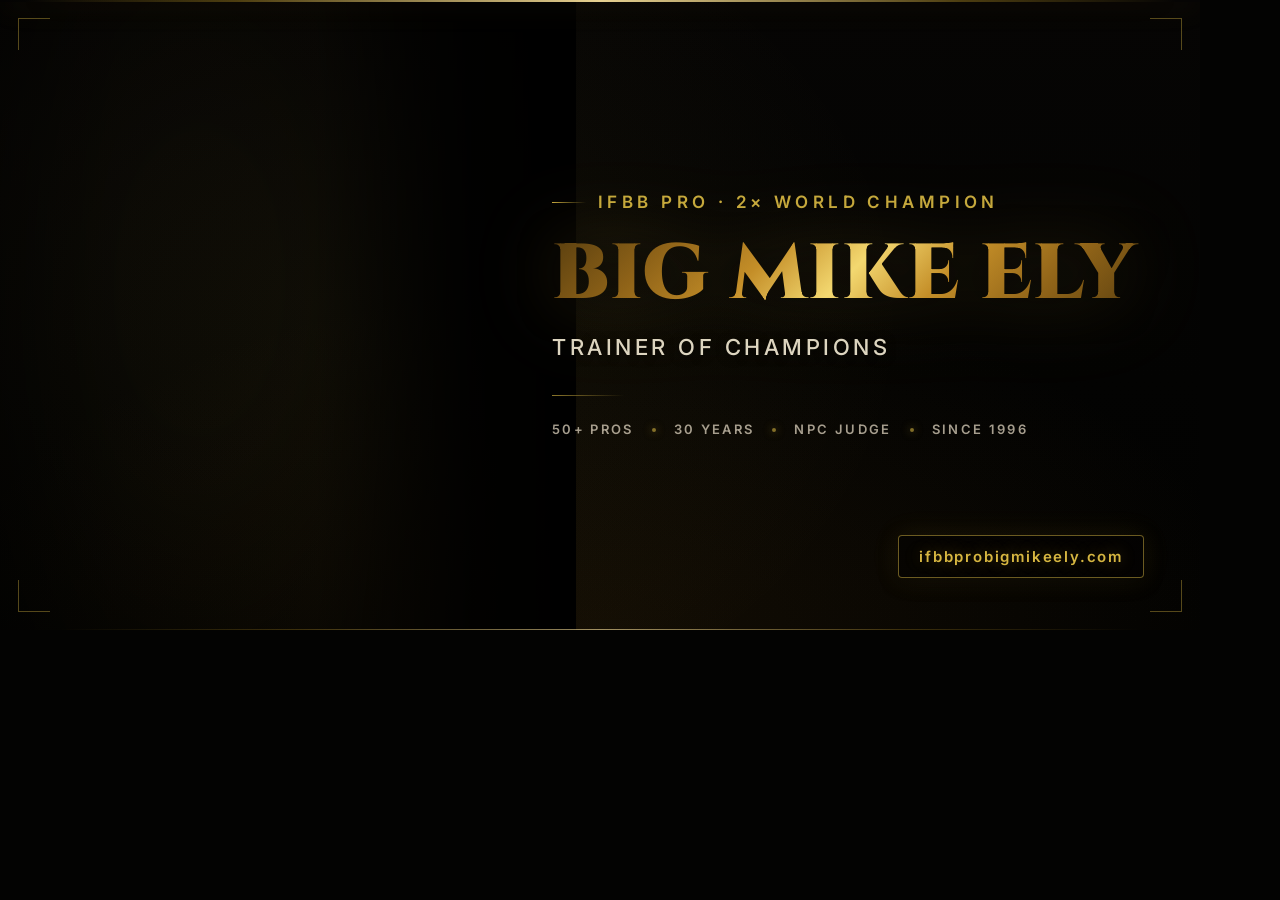
<file: scripts/share-card-template.html>
<!DOCTYPE html>
<html lang="en">
<head>
<meta charset="UTF-8">
<link rel="preconnect" href="https://fonts.googleapis.com">
<link rel="preconnect" href="https://fonts.gstatic.com" crossorigin>
<link href="https://fonts.googleapis.com/css2?family=Cinzel:wght@700;800;900&family=Inter:wght@500;600;700&display=swap" rel="stylesheet">
<style>
  *{margin:0;padding:0;box-sizing:border-box}
  html,body{width:1200px;height:630px;overflow:hidden;background:#030302;font-family:'Cinzel',Georgia,serif}

  .card{position:relative;width:1200px;height:630px;overflow:hidden;
    background:
      radial-gradient(ellipse 80% 120% at 28% 50%, rgba(232,197,71,.06) 0%, transparent 60%),
      radial-gradient(ellipse 100% 100% at 50% 100%, rgba(120,80,20,.14) 0%, transparent 55%),
      linear-gradient(180deg, #060504 0%, #030302 60%, #020201 100%)}

  /* Mike's photo — left 48% with gradient fade */
  .photo{position:absolute;top:0;left:0;width:48%;height:100%;
    background-image:url('file:///home/user/Big-Mike/img/hero-stage-2025.jpg');
    background-size:cover;background-position:center 18%;
    filter:brightness(.82) contrast(1.12) saturate(1.08)}
  .photo::after{content:'';position:absolute;inset:0;
    background:linear-gradient(90deg,
      rgba(0,0,0,.15) 0%,
      rgba(0,0,0,0) 20%,
      rgba(0,0,0,0) 55%,
      rgba(3,3,2,.85) 82%,
      #030302 100%)}
  .photo::before{content:'';position:absolute;inset:0;z-index:1;
    background:radial-gradient(ellipse 55% 90% at 35% 45%, transparent 20%, rgba(0,0,0,.35) 80%)}

  /* Top gold hairline */
  .rule-top{position:absolute;top:0;left:0;right:0;height:2px;z-index:5;
    background:linear-gradient(90deg,transparent 2%,rgba(212,168,40,.35) 20%,rgba(255,230,160,.9) 50%,rgba(212,168,40,.35) 80%,transparent 98%);
    box-shadow:0 0 30px rgba(232,197,71,.35),0 0 60px rgba(232,197,71,.15)}
  /* Bottom gold hairline */
  .rule-bot{position:absolute;bottom:0;left:0;right:0;height:1px;z-index:5;
    background:linear-gradient(90deg,transparent 5%,rgba(212,168,40,.25) 25%,rgba(255,230,160,.6) 50%,rgba(212,168,40,.25) 75%,transparent 95%)}

  /* Right-side text block */
  .text{position:absolute;top:0;right:0;width:58%;height:100%;
    display:flex;flex-direction:column;justify-content:center;
    padding:60px 56px 60px 48px;z-index:10}

  .kicker{font-family:'Inter','Helvetica Neue',sans-serif;
    font-size:17px;font-weight:600;letter-spacing:.26em;text-transform:uppercase;
    color:rgba(232,197,71,.85);margin-bottom:28px;line-height:1;
    display:flex;align-items:center;gap:12px}
  .kicker::before{content:'';width:34px;height:1px;background:linear-gradient(90deg,rgba(232,197,71,.85),transparent)}

  .name{font-family:'Cinzel',Georgia,serif;
    font-size:78px;font-weight:900;line-height:.92;letter-spacing:.012em;
    margin-bottom:22px;white-space:nowrap;
    background:linear-gradient(135deg,
      #5A3F0F 0%,
      #8F6318 18%,
      #C48E28 35%,
      #F3D870 50%,
      #C48E28 65%,
      #8F6318 82%,
      #5A3F0F 100%);
    -webkit-background-clip:text;-webkit-text-fill-color:transparent;color:transparent;
    background-clip:text;
    filter:drop-shadow(0 4px 18px rgba(0,0,0,.6)) drop-shadow(0 0 40px rgba(228,184,70,.2))}

  .tagline{font-family:'Inter','Helvetica Neue',sans-serif;
    font-size:22px;font-weight:500;letter-spacing:.16em;text-transform:uppercase;
    color:rgba(240,232,210,.92);line-height:1.3;
    text-shadow:0 2px 10px rgba(0,0,0,.8)}

  /* Credentials row */
  .creds{display:flex;align-items:center;gap:18px;margin-top:34px;
    padding-top:28px;position:relative}
  .creds::before{content:'';position:absolute;top:0;left:0;width:72px;height:1px;
    background:linear-gradient(90deg,rgba(232,197,71,.6),transparent)}
  .cred-item{font-family:'Inter','Helvetica Neue',sans-serif;
    font-size:13px;font-weight:600;letter-spacing:.18em;text-transform:uppercase;
    color:rgba(220,210,190,.75);line-height:1}
  .cred-sep{width:4px;height:4px;border-radius:50%;
    background:rgba(232,197,71,.55);box-shadow:0 0 8px rgba(232,197,71,.5)}

  /* URL pill bottom-right */
  .url{position:absolute;bottom:52px;right:56px;z-index:10;
    font-family:'Inter','Helvetica Neue',sans-serif;
    font-size:15px;font-weight:600;letter-spacing:.12em;text-transform:lowercase;
    color:rgba(232,197,71,.92);
    padding:11px 20px;border:1px solid rgba(232,197,71,.45);
    border-radius:4px;background:rgba(4,3,2,.55);
    text-shadow:0 0 16px rgba(232,197,71,.35);
    box-shadow:0 0 0 1px rgba(0,0,0,.4) inset,0 4px 18px rgba(0,0,0,.4),0 0 28px rgba(232,197,71,.1)}

  /* Corner bracket accents */
  .corner{position:absolute;width:32px;height:32px;z-index:6;opacity:.6}
  .corner-tl{top:18px;left:18px;border-top:1px solid rgba(232,197,71,.6);border-left:1px solid rgba(232,197,71,.6)}
  .corner-tr{top:18px;right:18px;border-top:1px solid rgba(232,197,71,.6);border-right:1px solid rgba(232,197,71,.6)}
  .corner-bl{bottom:18px;left:18px;border-bottom:1px solid rgba(232,197,71,.6);border-left:1px solid rgba(232,197,71,.6)}
  .corner-br{bottom:18px;right:18px;border-bottom:1px solid rgba(232,197,71,.6);border-right:1px solid rgba(232,197,71,.6)}
</style>
</head>
<body>
<div class="card">
  <div class="photo"></div>
  <div class="rule-top"></div>
  <div class="rule-bot"></div>
  <div class="corner corner-tl"></div>
  <div class="corner corner-tr"></div>
  <div class="corner corner-bl"></div>
  <div class="corner corner-br"></div>

  <div class="text">
    <div class="kicker">IFBB Pro &middot; 2&times; World Champion</div>
    <div class="name">BIG MIKE ELY</div>
    <div class="tagline">Trainer of Champions</div>
    <div class="creds">
      <span class="cred-item">50+ Pros</span>
      <span class="cred-sep"></span>
      <span class="cred-item">30 Years</span>
      <span class="cred-sep"></span>
      <span class="cred-item">NPC Judge</span>
      <span class="cred-sep"></span>
      <span class="cred-item">Since 1996</span>
    </div>
  </div>

  <div class="url">ifbbprobigmikeely.com</div>
</div>
</body>
</html>
</file>
<file: assets/fonts/fonts.css>
/* Self-hosted fonts (vendored from Fontsource) — replaces Google Fonts CDN. */

/* Cinzel */
@font-face{font-family:'Cinzel';font-style:normal;font-weight:400;font-display:swap;src:url('cinzel-400.woff2') format('woff2');}
@font-face{font-family:'Cinzel';font-style:normal;font-weight:600;font-display:swap;src:url('cinzel-600.woff2') format('woff2');}
@font-face{font-family:'Cinzel';font-style:normal;font-weight:700;font-display:swap;src:url('cinzel-700.woff2') format('woff2');}
@font-face{font-family:'Cinzel';font-style:normal;font-weight:800;font-display:swap;src:url('cinzel-800.woff2') format('woff2');}
@font-face{font-family:'Cinzel';font-style:normal;font-weight:900;font-display:swap;src:url('cinzel-900.woff2') format('woff2');}

/* Rajdhani */
@font-face{font-family:'Rajdhani';font-style:normal;font-weight:300;font-display:swap;src:url('rajdhani-300.woff2') format('woff2');}
@font-face{font-family:'Rajdhani';font-style:normal;font-weight:400;font-display:swap;src:url('rajdhani-400.woff2') format('woff2');}
@font-face{font-family:'Rajdhani';font-style:normal;font-weight:500;font-display:swap;src:url('rajdhani-500.woff2') format('woff2');}
@font-face{font-family:'Rajdhani';font-style:normal;font-weight:600;font-display:swap;src:url('rajdhani-600.woff2') format('woff2');}
@font-face{font-family:'Rajdhani';font-style:normal;font-weight:700;font-display:swap;src:url('rajdhani-700.woff2') format('woff2');}

/* IBM Plex Mono */
@font-face{font-family:'IBM Plex Mono';font-style:normal;font-weight:300;font-display:swap;src:url('ibm-plex-mono-300.woff2') format('woff2');}
@font-face{font-family:'IBM Plex Mono';font-style:normal;font-weight:400;font-display:swap;src:url('ibm-plex-mono-400.woff2') format('woff2');}
@font-face{font-family:'IBM Plex Mono';font-style:normal;font-weight:500;font-display:swap;src:url('ibm-plex-mono-500.woff2') format('woff2');}
@font-face{font-family:'IBM Plex Mono';font-style:normal;font-weight:600;font-display:swap;src:url('ibm-plex-mono-600.woff2') format('woff2');}
@font-face{font-family:'IBM Plex Mono';font-style:normal;font-weight:700;font-display:swap;src:url('ibm-plex-mono-700.woff2') format('woff2');}
</file>
<file: css/site.css>
:root{
  --bg:#030302;--bg2:#070604;--card:#0b0a08;--cardH:#0f0e0a;
  /* Premium 24k gold palette — luxury brand reference (Rolex / Cartier)
     #D4AF37 is the classic "metallic gold" hex; #F5E38C is champagne highlight;
     #7D6420 is antiqued burnt-gold shadow. */
  --acc:#D4AF37;--accD:#A8862B;--accDeep:#7D6420;--accVib:#F5E38C;
  --accS:rgba(212,175,55,.1);--accB:rgba(212,175,55,.5);--accM:rgba(212,175,55,.35);--accGlow:rgba(212,175,55,.25);
  --border:rgba(212,175,55,.25);--borderH:rgba(212,175,55,.45);--borderS:rgba(212,175,55,.15);
  /* Agent 5 P2: bumped --dm from #827868 (~4.5:1) to #958a78
     (~5.5:1) so small muted labels (meta rows, timestamps, 9px
     monument-meta) are clearly legible on the dark body background.
     --dmL stays at #3c3528 because it is a border/decorative color,
     not a text color. */
  --ice:#f4ecd4;--wh:#f4eee4;--ow:#dcd2c2;--mu:#aca094;--dm:#958a78;--dmL:#3c3528;
  --glass:rgba(212,175,55,.05);--glassH:rgba(212,175,55,.1);
  /* Single source of truth for brand gold. Visual sweep april:
     upgraded to 7-stop metallic with a brighter champagne highlight
     and a deeper bronze shadow. The previous 5-stop #E8C547 peak
     read as "yellow gradient" against body-tone hero photos (the
     BIG MIKE ELY wordmark failed the metal read). New curve adds
     a true bright champagne specular (#FFE8A0) at 48% and a
     secondary highlight at 55%, with the deep shadow pulled darker
     (#3D2A08) at the extremes so the letterforms have a real
     shadow-to-highlight swing. Reads as polished metal at every
     size, on every background. */
  --goldGrad:linear-gradient(135deg,#3D2A08 0%,#6B4A14 18%,#B88A2C 36%,#FFE8A0 48%,#F6CE56 55%,#B88A2C 72%,#6B4A14 86%,#3D2A08 100%);
  --surfGrad:linear-gradient(180deg,var(--bg) 0%,rgba(10,8,4,1) 50%,var(--bg) 100%);
  --heroGrad:linear-gradient(180deg,rgba(2,2,2,.6) 0%,rgba(2,2,2,.35) 18%,rgba(2,2,2,.3) 35%,rgba(2,2,2,.55) 55%,rgba(2,2,2,.8) 72%,rgba(2,2,2,.95) 88%,rgba(2,2,2,.99) 100%);
  --display:'Cinzel',Georgia,serif;--body:'Rajdhani','Segoe UI',sans-serif;--mono:'IBM Plex Mono','Courier New',monospace;
  --ease:cubic-bezier(.22,1,.36,1);
}
body.theme-crimson{
  --acc:#D03030;--accD:#A01818;--accDeep:#881414;--accVib:#E84040;
  --accS:rgba(208,48,48,.06);--accB:rgba(208,48,48,.4);--accM:rgba(208,48,48,.25);--accGlow:rgba(208,48,48,.15);
  --border:rgba(208,48,48,.2);--borderH:rgba(208,48,48,.35);--borderS:rgba(208,48,48,.12);
  --ice:#f0e0e0;--ow:#c8b0b0;--mu:#907070;--dm:#584040;--dmL:#3a2828;
  --glass:rgba(208,48,48,.03);--glassH:rgba(208,48,48,.06);
  /* Visual sweep april: 7-stop rose-crimson metallic. Parallels the
     gold upgrade \u2014 dark burgundy shadow, crimson mid, bright
     coral-red highlight, back to burgundy. Reads as polished metal
     at display sizes instead of flat red. */
  --goldGrad:linear-gradient(135deg,#4A0606 0%,#7A1212 18%,#B72020 36%,#FF6060 48%,#E84040 55%,#B72020 72%,#7A1212 86%,#4A0606 100%);
  --surfGrad:linear-gradient(180deg,var(--bg) 0%,rgba(8,4,4,1) 50%,var(--bg) 100%);
}
*{margin:0;padding:0;box-sizing:border-box;-webkit-tap-highlight-color:transparent}
html{scroll-behavior:smooth;overflow-x:hidden;scrollbar-color:var(--accDeep) var(--bg);scroll-padding-top:80px}
body{background:#040302;color:var(--ow);font-family:var(--body);font-weight:400;line-height:1.6;-webkit-font-smoothing:antialiased;-moz-osx-font-smoothing:grayscale;overflow-x:hidden;position:relative;
  /* Warm dark radial base — every page gets the same base temperature
     so transitions between textured and flat sections don't read as
     an abrupt color shift. */
  background:#040302}
/* Body atmosphere moved off the body onto a composited fixed layer: identical
   viewport-anchored pixels, but paints once instead of re-rastering the full
   viewport on every scroll frame, and renders correctly on iOS (where
   background-attachment:fixed is sized against the whole document — the
   “zoomed-in” glitch). Measured: −44% raster tasks during wheel scroll. */
body::before{content:'';position:fixed;inset:0;z-index:-1;pointer-events:none;
  background-image:radial-gradient(ellipse 120% 80% at 50% 35%,rgba(14,10,4,1) 0%,rgba(6,4,2,1) 55%,#040302 100%)}
/* Global atmospheric ambient \u2014 subtle warm glow that drifts */
/* CONTINUOUS ATMOSPHERIC LAYER — single full-viewport warm wash,
   always present on every section of every page. Panel flagged:
   "it's not systematic. It appears in some sections and disappears
   in others." Fix: ONE fixed-position layer underneath every
   section. Per-section .section-ambient-img photos layer on top;
   this base is constant so there's no abrupt boundary anywhere. */
body::before{content:'';position:fixed;inset:0;z-index:0;pointer-events:none;
  background:
    radial-gradient(ellipse 70% 50% at 50% 30%,rgba(212,175,55,.022),transparent 70%),
    radial-gradient(ellipse 60% 40% at 30% 80%,rgba(232,197,71,.012),transparent 75%),
    radial-gradient(ellipse 50% 35% at 75% 65%,rgba(180,130,30,.008),transparent 75%)}
body::after{content:'';position:fixed;inset:0;z-index:0;pointer-events:none;
  background:radial-gradient(ellipse 85% 65% at 50% 50%,transparent 45%,rgba(0,0,0,.18) 80%,rgba(0,0,0,.38) 100%)}
/* On mobile we strip the blur filter entirely — iOS Safari's blur() is a huge
   scroll-jank amplifier, especially with position:fixed backgrounds. */
@media(max-width:900px){
  body::before,body::after{filter:none;animation:none;opacity:.65}
}
a{color:inherit;text-decoration:none}img{max-width:100%;display:block;height:auto;image-rendering:auto;-webkit-image-rendering:auto}
button{font-family:inherit;cursor:pointer;border:none;background:none}a,button{touch-action:manipulation}
::selection{background:var(--acc);color:var(--bg)}
:focus-visible{outline:2px solid var(--acc);outline-offset:2px;border-radius:4px}
::-webkit-scrollbar{width:6px}::-webkit-scrollbar-track{background:var(--bg)}
::-webkit-scrollbar-thumb{background:linear-gradient(180deg,#7D6420 0%,#D4AF37 50%,#7D6420 100%);border-radius:3px;border:1px solid rgba(0,0,0,.3);box-shadow:0 0 8px rgba(212,175,55,.3)}
::-webkit-scrollbar-thumb:hover{background:linear-gradient(180deg,#B08425 0%,#E8BE50 50%,#B08425 100%);box-shadow:0 0 12px rgba(212,168,40,.5)}
.skip-link{position:absolute;top:-100%;left:50%;transform:translateX(-50%);background:linear-gradient(135deg,#8E651C,#C89628,#E8BE50,#C89628,#8E651C);background-size:200% 100%;color:var(--bg);padding:14px 28px;font-family:var(--mono);font-size:11px;font-weight:700;letter-spacing:.16em;text-transform:uppercase;border-radius:0 0 8px 8px;z-index:10001;transition:top .25s var(--ease);box-shadow:0 8px 30px rgba(212,168,40,.35),0 0 60px rgba(212,168,40,.12);text-shadow:0 1px 2px rgba(90,70,20,.3);animation:shimmer 8s linear infinite}.skip-link:focus{top:0}
/* SCROLL PROGRESS */
.scroll-progress{position:fixed;top:0;left:0;height:3px;width:0;background:linear-gradient(90deg,#8E651C,#C89628 15%,#E8BE50 35%,#FFF0D0 50%,#E8BE50 65%,#C89628 85%,#8E651C);z-index:9999;pointer-events:none;box-shadow:0 0 12px rgba(212,168,40,.45),0 0 30px rgba(212,168,40,.18),0 2px 6px rgba(0,0,0,.3);transition:width .08s linear}
.scroll-progress::after{content:'';position:absolute;top:-3px;right:-2px;width:9px;height:9px;border-radius:50%;background:radial-gradient(circle,#FFF8E0 0%,#F2D080 40%,#C89628 90%);box-shadow:0 0 12px rgba(212,168,40,.9),0 0 24px rgba(212,168,40,.5),0 0 50px rgba(212,168,40,.25);pointer-events:none;animation:breathe 2.5s ease-in-out infinite}
/* BRAND REVEAL — Two-phase: combined credentials → name reveal */
.brand-reveal{position:fixed;inset:0;z-index:10000;background:#000;display:flex;flex-direction:column;align-items:center;justify-content:center;overflow:hidden;padding:0 28px;animation:brAmbientIn 2s ease-out both}
/* Larger, multi-stop fade reaching pure black past the viewport edge so the
   warm ambient glow has NO visible cutoff/box edge behind the text. */
@keyframes brAmbientIn{0%{background:#000}100%{background:radial-gradient(ellipse 120% 100% at 50% 46%,#17120a 0%,#0c0905 46%,#040301 84%,#000 100%)}}
.brand-reveal::before{content:'';position:absolute;inset:0;background:radial-gradient(ellipse 70% 70% at 50% 50%,rgba(0,0,0,.15),transparent 100%);opacity:0;animation:brBreathe 8s ease-in-out 2s infinite;pointer-events:none}
@keyframes brBreathe{0%,100%{opacity:0}50%{opacity:.6}}
/* Phase containers */
.br-phase{position:absolute;top:46%;left:50%;transform:translate(-50%,-50%);z-index:6;text-align:center;opacity:0;pointer-events:none;transition:opacity 1.2s cubic-bezier(.25,.8,.25,1)}
.br-phase.vis{opacity:1}
.br-phase.out{opacity:0;transition:opacity .7s cubic-bezier(.4,0,1,1)}
/* ── PHASE 1: Combined credentials ── */
.br-show-name{font-family:var(--mono);font-size:clamp(13px,2.8vw,24px);letter-spacing:.45em;text-transform:uppercase;color:rgba(240,235,220,.92);font-weight:700;margin-bottom:clamp(18px,3.5vh,36px);opacity:0}
.br-show-name.vis{animation:brRise 2.2s cubic-bezier(.3,.5,.2,1) both}
/* Years row */
.br-years{display:flex;align-items:center;justify-content:center;gap:clamp(16px,3vw,36px);margin-bottom:clamp(12px,2vh,24px)}
.br-year{font-family:var(--display);font-size:clamp(48px,12vw,110px);font-weight:900;letter-spacing:.06em;line-height:1;
  background:linear-gradient(118deg,#2E2008 0%,#6B4C12 11%,#A67C26 24%,#E6C36A 39%,#FBF1CE 48%,#FFFFFF 50%,#FBF1CE 52%,#E6C36A 61%,#A67C26 76%,#6B4C12 89%,#2E2008 100%);
  -webkit-background-clip:text;-webkit-text-fill-color:transparent;color:transparent;background-clip:text;
  opacity:0}
.br-year.vis{animation:brRise 2.2s cubic-bezier(.3,.5,.2,1) both}
.br-year-dot{font-size:clamp(24px,5vw,48px);color:rgba(255,230,140,.55);opacity:0}
.br-year-dot.vis{animation:brRise 2.2s cubic-bezier(.3,.5,.2,1) both}
/* 1st Place */
.br-1st{font-family:var(--display);font-size:clamp(16px,3.5vw,32px);font-weight:700;letter-spacing:.2em;text-transform:uppercase;
  background:linear-gradient(118deg,#2E2008 0%,#6B4C12 11%,#A67C26 24%,#E6C36A 39%,#FBF1CE 48%,#FFFFFF 50%,#FBF1CE 52%,#E6C36A 61%,#A67C26 76%,#6B4C12 89%,#2E2008 100%);
  -webkit-background-clip:text;-webkit-text-fill-color:transparent;color:transparent;background-clip:text;
  opacity:0;margin-bottom:clamp(16px,3vh,32px)}
.br-1st.vis{animation:brRise 2.2s cubic-bezier(.3,.5,.2,1) both}
/* Gold divider between achievements */
.br-divider{height:1px;width:0;margin:0 auto clamp(16px,3vh,32px);
  background:linear-gradient(90deg,transparent,rgba(200,175,100,.2) 20%,rgba(230,205,130,.5) 50%,rgba(200,175,100,.2) 80%,transparent);
  box-shadow:0 0 8px rgba(255,230,160,.08);opacity:0}
.br-divider.vis{animation:brDivGrow .8s cubic-bezier(.25,.9,.25,1) both}
@keyframes brDivGrow{0%{width:0;opacity:0}100%{width:clamp(60px,14vw,120px);opacity:1}}
/* Olympian — bold, prestigious */
.br-olympian{font-family:var(--display);font-size:clamp(32px,8vw,80px);font-weight:900;letter-spacing:.12em;text-transform:uppercase;
  background:linear-gradient(118deg,#2E2008 0%,#6B4C12 11%,#A67C26 24%,#E6C36A 39%,#FBF1CE 48%,#FFFFFF 50%,#FBF1CE 52%,#E6C36A 61%,#A67C26 76%,#6B4C12 89%,#2E2008 100%);
  -webkit-background-clip:text;-webkit-text-fill-color:transparent;color:transparent;background-clip:text;
  opacity:0;position:relative}
.br-olympian.vis{animation:brRise 2.3s cubic-bezier(.3,.5,.2,1) both}
.br-olympian::after{content:'';position:absolute;top:50%;left:50%;width:0;height:0;transform:translate(-50%,-50%);border-radius:50%;
  background:radial-gradient(circle,rgba(255,230,160,.1),rgba(255,230,160,.03) 40%,transparent 70%);pointer-events:none;opacity:0}
.br-olympian.vis::after{display:none}
/* Slow cinematic fade-rise — pure opacity/transform only. Any shadow, filter,
   blur, or clip-path combined with background-clip:text renders as a BOX on
   WebKit/OLED, so the gold text stays bare (matching the print proposal). */
@keyframes brRise{0%{opacity:0;transform:translateY(14px)}100%{opacity:1;transform:translateY(0)}}
.br-phase.vis .br-name{animation:brNameRise 2.6s cubic-bezier(.3,.5,.2,1) .4s both}
@keyframes brNameRise{0%{opacity:0;transform:translateY(14px) scale(.985)}100%{opacity:1;transform:translateY(0) scale(1)}}
/* ── PHASE 2: Name reveal with swords ── */
/* Name phase — position updated by JS to match hero h1 Y position.
   CSS default is top:60% (overriding the base .br-phase top:46%)
   which is close to where the hero h1 lands on iPhone 14 Pro.
   JS refines the exact pixel position on load + font-ready. */
/* No transition on `top`: JS aligns this to the hero wordmark in two passes and
   must measure the final position immediately (a transition broke the 2nd pass). */
.br-name-phase{display:flex;flex-direction:column;align-items:center;justify-content:center;top:60%}
/* Crossed swords */
.br-swords{position:absolute;top:50%;left:50%;transform:translate(-50%,-105%);z-index:3;pointer-events:none;opacity:0}
.br-phase.vis .br-swords{animation:brSwordsIn 1.8s cubic-bezier(.2,.8,.3,1) .2s both}
.br-swords svg{width:clamp(280px,60vw,540px);height:auto}
.br-swords line,.br-swords path{stroke:rgba(220,195,130,.22);stroke-width:1.5;fill:none;stroke-dasharray:200;stroke-dashoffset:200}
.br-phase.vis .br-swords line,.br-phase.vis .br-swords path{animation:brSwordDraw 1.8s cubic-bezier(.4,0,.2,1) .4s forwards}
.br-swords .blade-fill{fill:rgba(200,175,100,.05);stroke:none;opacity:0}
.br-phase.vis .br-swords .blade-fill{animation:brBladeFill 1s ease-out 1.8s forwards}
/* Corner brackets */
/* Outer corner-bracket box removed per review — the glow carries the premium
   feel without a literal box framing the wordmark. */
.br-corners{display:none}
.br-corners::before,.br-corners::after,.br-corner-tl,.br-corner-br{content:'';position:absolute;width:36px;height:36px;opacity:0}
.br-corners::before{top:0;left:0;border-top:1px solid rgba(200,175,100,.22);border-left:1px solid rgba(200,175,100,.22)}
.br-corners::after{bottom:0;right:0;border-bottom:1px solid rgba(200,175,100,.22);border-right:1px solid rgba(200,175,100,.22)}
.br-corner-tl{top:0;right:0;border-top:1px solid rgba(200,175,100,.22);border-right:1px solid rgba(200,175,100,.22)}
.br-corner-br{bottom:0;left:0;border-bottom:1px solid rgba(200,175,100,.22);border-left:1px solid rgba(200,175,100,.22)}
.br-phase.vis .br-corners::before{animation:brCornerTL 1s cubic-bezier(.25,.9,.25,1) 1.2s both}
.br-phase.vis .br-corners::after{animation:brCornerBR 1s cubic-bezier(.25,.9,.25,1) 1.2s both}
.br-phase.vis .br-corner-tl{animation:brCornerTR 1s cubic-bezier(.25,.9,.25,1) 1.3s both}
.br-phase.vis .br-corner-br{animation:brCornerBL 1s cubic-bezier(.25,.9,.25,1) 1.3s both}
/* Gold dust particles */
.br-dust{position:absolute;inset:0;z-index:2;pointer-events:none;overflow:hidden;opacity:0}
.br-phase.vis .br-dust{animation:brTextIn 2s ease-out .8s both}
.br-dust span{position:absolute;width:2px;height:2px;background:rgba(255,230,160,.6);border-radius:50%;
  box-shadow:0 0 6px rgba(255,230,160,.5);opacity:0;animation:brDustFloat linear both}
.br-phase.vis .br-dust span{animation-play-state:running}
.br-dust span:nth-child(1){left:35%;top:55%;animation-duration:3.5s;animation-delay:.6s}
.br-dust span:nth-child(2){left:48%;top:52%;animation-duration:4s;animation-delay:.3s;width:1.5px;height:1.5px}
.br-dust span:nth-child(3){left:62%;top:56%;animation-duration:3.2s;animation-delay:.9s}
.br-dust span:nth-child(4){left:42%;top:54%;animation-duration:4.5s;animation-delay:1.2s;width:1px;height:1px}
.br-dust span:nth-child(5){left:55%;top:53%;animation-duration:3.8s;animation-delay:.5s;width:1.5px;height:1.5px}
.br-dust span:nth-child(6){left:38%;top:57%;animation-duration:4.2s;animation-delay:1.5s;width:1px;height:1px}
.br-dust span:nth-child(7){left:58%;top:55%;animation-duration:3s;animation-delay:1s}
.br-dust span:nth-child(8){left:45%;top:51%;animation-duration:3.6s;animation-delay:1.8s;width:1.5px;height:1.5px}
@keyframes brDustFloat{0%{opacity:0;transform:translateY(0) scale(1)}10%{opacity:.7}50%{opacity:.4}90%{opacity:0}100%{opacity:0;transform:translateY(-120px) scale(0)}}
/* Light streak */
.br-streak{position:absolute;top:50%;left:50%;transform:translate(-50%,-50%);width:0;height:2px;z-index:5;pointer-events:none;
  background:linear-gradient(90deg,transparent 0%,rgba(255,230,160,.12) 10%,rgba(255,230,160,.45) 30%,rgba(255,248,220,.85) 45%,rgba(255,255,245,1) 50%,rgba(255,248,220,.85) 55%,rgba(255,230,160,.45) 70%,rgba(255,230,160,.12) 90%,transparent 100%);
  box-shadow:0 0 30px rgba(255,230,160,.4),0 0 60px rgba(255,230,160,.2),0 0 120px rgba(255,230,140,.08);opacity:0}
.br-phase.vis .br-streak{animation:brStreakCrack .6s cubic-bezier(.2,.9,.3,1) .1s both}
/* Name glow bloom */
.br-name-glow{position:absolute;top:46%;left:50%;transform:translate(-50%,-50%);width:min(500px,85vw);height:80px;
  background:radial-gradient(ellipse 100% 100%,rgba(255,230,160,.08) 0%,transparent 70%);
  pointer-events:none;z-index:1;opacity:0;display:none}
/* Kicker */
.br-kicker{font-family:var(--mono);font-size:clamp(10px,1.4vw,13px);letter-spacing:.6em;text-transform:uppercase;color:rgba(230,218,180,.6);opacity:0;
  margin-bottom:clamp(16px,2.5vh,28px);position:relative;z-index:4;text-align:center}
.br-phase.vis .br-kicker{animation:brTextIn 1.4s cubic-bezier(.3,0,.15,1) .4s both}
/* Main name */
/* Matches the hero h1 exactly. Glow lives on the .fx-name wrapper as
   drop-shadow — text-shadow here renders as a BOX on WebKit clip:text. */
.br-name{font-family:var(--display);font-size:clamp(44px,11.5vw,196px);font-weight:900;line-height:.88;letter-spacing:.035em;position:relative;z-index:4;text-align:center;white-space:nowrap;
  background:linear-gradient(118deg,#2E2008 0%,#6B4C12 11%,#A67C26 24%,#E6C36A 39%,#FBF1CE 48%,#FFFFFF 50%,#FBF1CE 52%,#E6C36A 61%,#A67C26 76%,#6B4C12 89%,#2E2008 100%);
  -webkit-background-clip:text;-webkit-text-fill-color:transparent;color:transparent;background-clip:text;
  opacity:0;margin-bottom:16px}
/* Gold rule */
.br-rule{height:1px;width:0;position:relative;z-index:4;
  background:linear-gradient(90deg,transparent,rgba(200,175,100,.25) 15%,rgba(230,205,130,.65) 40%,rgba(250,235,170,.85) 50%,rgba(230,205,130,.65) 60%,rgba(200,175,100,.25) 85%,transparent);
  box-shadow:0 0 12px rgba(255,230,160,.12)}
.br-phase.vis .br-rule{animation:brLineGrow 1.2s cubic-bezier(.25,.9,.25,1) 1.8s both}
/* Credentials subtitle */
.br-title{font-family:var(--mono);font-size:clamp(8px,1.2vw,11px);letter-spacing:.4em;text-transform:uppercase;color:rgba(180,168,145,.5);opacity:0;
  margin-top:clamp(14px,2vh,24px);position:relative;z-index:4;text-align:center;white-space:nowrap}
.br-phase.vis .br-title{animation:brTextIn 1s cubic-bezier(.3,0,.15,1) 2.2s both}
/* Keyframes */
@keyframes brShimmer{0%,100%{background-position:0% 50%}50%{background-position:100% 50%}}
@keyframes brSwordsIn{0%{opacity:0;transform:translate(-50%,-52%) scale(.8)}100%{opacity:1;transform:translate(-50%,-52%) scale(1)}}
@keyframes brSwordDraw{to{stroke-dashoffset:0}}
@keyframes brBladeFill{0%{opacity:0}100%{opacity:1}}
@keyframes brStreakCrack{0%{width:0;opacity:0}30%{opacity:1}100%{width:min(600px,80vw);opacity:1}}
@keyframes brPulseWave{0%{width:0;height:0;opacity:.8}60%{opacity:.3}100%{width:min(900px,120vw);height:min(900px,120vw);opacity:0}}
@keyframes brBloom{0%{opacity:0;transform:translate(-50%,-50%) scaleX(.2)}40%{opacity:.8}100%{opacity:1;transform:translate(-50%,-50%) scaleX(1.2)}}
@keyframes brTextIn{0%{opacity:0;transform:translateY(10px)}100%{opacity:1;transform:translateY(0)}}
@keyframes brLineGrow{0%{width:0;opacity:0}100%{width:clamp(100px,22vw,200px);opacity:1}}
@keyframes brCornerTL{0%{opacity:0;transform:translate(-8px,-8px)}100%{opacity:1;transform:translate(0,0)}}
@keyframes brCornerBR{0%{opacity:0;transform:translate(8px,8px)}100%{opacity:1;transform:translate(0,0)}}
@keyframes brCornerTR{0%{opacity:0;transform:translate(8px,-8px)}100%{opacity:1;transform:translate(0,0)}}
@keyframes brCornerBL{0%{opacity:0;transform:translate(-8px,8px)}100%{opacity:1;transform:translate(0,0)}}
@keyframes brExit{0%{opacity:1;transform:translateY(0)}15%{opacity:1}35%{opacity:.9;transform:translateY(-6vh)}60%{opacity:.3;transform:translateY(-12vh)}100%{opacity:0;transform:translateY(-15vh)}}
/* OVERLAYS */
.grain{position:fixed;inset:0;z-index:9998;pointer-events:none;opacity:.028}
.grain-ov{position:fixed;inset:0;z-index:9997;pointer-events:none;background-image:url("data:image/svg+xml,%3Csvg viewBox='0 0 256 256' xmlns='http://www.w3.org/2000/svg'%3E%3Cfilter id='n'%3E%3CfeTurbulence type='fractalNoise' baseFrequency='0.9' numOctaves='4' stitchTiles='stitch'/%3E%3C/filter%3E%3Crect width='100%25' height='100%25' filter='url(%23n)' opacity='1'/%3E%3C/svg%3E");background-repeat:repeat;background-size:180px;opacity:0;mix-blend-mode:overlay;transition:opacity .5s ease-out}
.grain-ov.active{opacity:.032}
.vignette{position:fixed;inset:0;z-index:9996;pointer-events:none;background:radial-gradient(ellipse 80% 70% at 50% 50%,transparent 30%,rgba(0,0,0,.35) 70%,rgba(0,0,0,.7));opacity:0;transition:opacity .5s ease-out}
.vignette.active{opacity:1}
/* AMBIENT ATMOSPHERE — mesh gradient that breathes behind content */
.atmos-mesh{position:fixed;inset:0;z-index:-1;pointer-events:none;will-change:opacity;contain:strict;background:
  radial-gradient(ellipse 600px 600px at 20% 30%,rgba(212,168,40,.03),transparent),
  radial-gradient(ellipse 500px 500px at 80% 70%,rgba(212,168,40,.02),transparent),
  radial-gradient(ellipse 800px 400px at 50% 50%,rgba(180,140,40,.015),transparent);
  animation:atmosDrift 20s ease-in-out infinite alternate}
@keyframes atmosDrift{0%{opacity:.6}50%{opacity:1}100%{opacity:.7}}
/* NAV */
.nav{position:fixed;top:0;left:0;right:0;z-index:100;padding:18px 28px;display:flex;justify-content:space-between;align-items:center;background:linear-gradient(180deg,rgba(4,3,2,.8),rgba(4,3,2,.2) 65%,transparent);border-bottom:1px solid rgba(212,168,40,.1);backdrop-filter:blur(4px) saturate(1.05);-webkit-backdrop-filter:blur(4px) saturate(1.05);transition:background .45s var(--ease),border-color .45s var(--ease),box-shadow .45s var(--ease),padding .45s var(--ease)}
/* Centered brand tagline fills the header mid-space on mobile (where nav-links
   are hidden). Shown only at >=384px so it never collides with the M / MENU. */
.nav::before{content:"TRAINER OF CHAMPIONS";position:absolute;left:50%;top:50%;transform:translate(-50%,-50%);font-family:var(--mono);font-size:8px;letter-spacing:.28em;text-transform:uppercase;color:rgba(212,168,40,.4);white-space:nowrap;pointer-events:none;display:none}
@media(min-width:384px) and (max-width:900px){.nav::before{display:block}}
.nav.scrolled{background:linear-gradient(180deg,rgba(3,3,2,.96),rgba(7,6,4,.94));backdrop-filter:blur(20px) saturate(1.1);-webkit-backdrop-filter:blur(20px) saturate(1.1);border-bottom:1px solid rgba(212,168,40,.2);padding:12px 28px;box-shadow:0 10px 50px rgba(0,0,0,.55),0 1px 0 rgba(212,168,40,.1),0 0 40px rgba(212,168,40,.04)}
.nav.scrolled::after{content:'';position:absolute;bottom:-1px;left:10%;right:10%;height:1px;background:linear-gradient(90deg,transparent,rgba(212,168,40,.35) 30%,rgba(255,230,160,.6) 50%,rgba(212,168,40,.35) 70%,transparent);box-shadow:0 0 16px rgba(212,168,40,.2)}
.nav-home{display:flex;align-items:center;text-decoration:none;padding:6px 0;position:relative;gap:12px}
/* M sigil — frameless, 3-stop gradient so at 32px on Mobile Safari
   there is enough sample surface for each stop to actually resolve
   instead of collapsing into flat yellow. Dark antique → rich 24K
   center → dark antique. No near-white highlight. */
.nav-sigil{font-family:var(--display);font-size:32px;font-weight:900;letter-spacing:0;line-height:1;
  background:linear-gradient(160deg,#4A3410 0%,#9A7322 28%,#F2D266 50%,#9A7322 72%,#4A3410 100%);
  -webkit-background-clip:text;-webkit-text-fill-color:transparent;color:transparent;background-clip:text;
  transition:transform .4s var(--ease),filter .4s var(--ease);
  display:inline-block;border:none;padding:0;
  filter:drop-shadow(0 1px 0 rgba(0,0,0,.65)) drop-shadow(0 0 12px rgba(212,168,40,.22))}
.nav-sigil::before,.nav-sigil::after{display:none}
.nav-home:hover .nav-sigil{transform:scale(1.05);filter:drop-shadow(0 1px 0 rgba(0,0,0,.65)) drop-shadow(0 0 24px rgba(245,215,90,.48))}
.nav-tag{font-family:var(--mono);font-size:8px;letter-spacing:.3em;text-transform:uppercase;color:rgba(200,175,120,.5);line-height:1.3;display:flex;flex-direction:column}
.nav-tag span:first-child{color:rgba(224,196,80,.7);font-size:9px;letter-spacing:.2em}
.nav-links{display:flex;align-items:center;gap:4px}
.nav-links a{font-family:var(--mono);font-size:10.5px;letter-spacing:.14em;text-transform:uppercase;color:rgba(220,210,190,.75);transition:all .3s var(--ease);position:relative;padding:8px 18px;border-radius:0;border:none}
.nav-links a::after{content:'';position:absolute;bottom:4px;left:50%;right:50%;height:1px;background:linear-gradient(90deg,transparent,rgba(224,196,80,.6),transparent);transition:left .3s var(--ease),right .3s var(--ease);opacity:0}
.nav-links a:hover,.nav-links a.active{color:rgba(240,220,140,.95);text-shadow:0 0 20px rgba(212,168,40,.25)}
.nav-links a:hover::after,.nav-links a.active::after{left:18px;right:18px;opacity:1}
.nav-sep{width:1px;height:14px;background:linear-gradient(180deg,transparent,rgba(200,175,100,.2),transparent);flex-shrink:0}
/* Static 5-stop metallic matching --goldGrad + mm-cta. No background-
   size 200% (was causing a visible tile seam mid-button), no shimmer
   animation (was consuming GPU for a sweep effect that read as a
   rendering glitch on mobile). The hover pass (.nav-cta::before)
   still sweeps a highlight across on hover for interactivity. */
.nav-cta{padding:0 24px !important;min-height:44px;display:inline-flex;align-items:center;
  background:linear-gradient(135deg,#5A3F0F 0%,#8A6418 22%,#E8C547 50%,#8A6418 78%,#5A3F0F 100%) !important;
  color:#0a0800 !important;border-radius:6px;font-weight:700 !important;letter-spacing:.16em !important;
  box-shadow:0 2px 12px rgba(212,168,40,.25),0 4px 24px rgba(212,168,40,.1),inset 0 1px 0 rgba(255,255,255,.18);
  transition:transform .3s var(--ease),box-shadow .3s var(--ease);position:relative;overflow:hidden;border:none !important}
.nav-cta::before{content:'';position:absolute;inset:0;background:linear-gradient(105deg,transparent 40%,rgba(255,255,255,.25) 45%,rgba(255,255,255,.35) 50%,rgba(255,255,255,.25) 55%,transparent 60%);transform:translateX(-100%);transition:transform .6s var(--ease)}
.nav-cta:hover::before{transform:translateX(100%)}
.nav-cta:hover{box-shadow:0 4px 20px rgba(224,196,80,.35),0 0 40px rgba(212,168,40,.15);transform:translateY(-1px);color:#050400 !important}
.nav-cta::after{display:none !important}
/* Hero corner accents — luxury framing */
.hero-corners{position:absolute;inset:0;z-index:2;pointer-events:none}
.hero-corners::before,.hero-corners::after{content:'';position:absolute;width:clamp(50px,5vw,80px);height:clamp(50px,5vw,80px);opacity:1;
  filter:drop-shadow(0 0 10px rgba(212,168,40,.15))}
.hero-corners::before{bottom:56px;left:36px;border-bottom:1px solid rgba(212,168,40,.35);border-left:1px solid rgba(212,168,40,.35);border-bottom-left-radius:4px}
.hero-corners::after{bottom:56px;right:36px;border-bottom:1px solid rgba(212,168,40,.35);border-right:1px solid rgba(212,168,40,.35);border-bottom-right-radius:4px}
@media(max-width:768px){.hero-corners{display:none}}
.nav-burger{display:none;min-height:44px;min-width:44px;align-items:center;justify-content:center;gap:8px;
  transition:all .3s var(--ease);border:1px solid rgba(212,168,40,.32);border-radius:6px;
  background:linear-gradient(160deg,rgba(20,16,8,.5),rgba(6,5,2,.5));backdrop-filter:blur(8px);-webkit-backdrop-filter:blur(8px);padding:0 16px;
  box-shadow:0 2px 14px rgba(0,0,0,.4),inset 0 1px 0 rgba(212,168,40,.12)}
.nav-burger::before{content:'';width:14px;height:9px;flex-shrink:0;
  background:linear-gradient(rgba(224,196,80,.85) 0 1.5px,transparent 1.5px) 0 0/100% 3.75px repeat;}
.nav-burger:hover{border-color:rgba(224,196,80,.6);background:linear-gradient(160deg,rgba(30,24,10,.6),rgba(10,8,3,.6));box-shadow:0 4px 20px rgba(212,168,40,.18),inset 0 1px 0 rgba(212,168,40,.18)}
.burger-text{font-family:var(--mono);font-size:9px;letter-spacing:.3em;color:rgba(224,196,80,.8);font-weight:600;
  text-shadow:0 0 8px rgba(212,168,40,.2)}
/* MOBILE MENU */
.mm{position:fixed;inset:0;z-index:200;
  background:radial-gradient(ellipse 120% 90% at 50% 50%,rgba(8,6,3,.72) 0%,rgba(3,2,1,.86) 60%,rgba(1,1,0,.94) 100%);
  backdrop-filter:blur(40px) saturate(1.4) brightness(.7);
  -webkit-backdrop-filter:blur(40px) saturate(1.4) brightness(.7);
  display:flex;flex-direction:column;align-items:center;justify-content:center;opacity:0;pointer-events:none;transition:opacity .5s var(--ease);overflow-y:auto;-webkit-overflow-scrolling:touch;padding:calc(env(safe-area-inset-top,0px) + 80px) 20px calc(env(safe-area-inset-bottom,0px) + 48px)}
.mm::before{content:'';position:absolute;inset:0;pointer-events:none;z-index:-1;
  background:radial-gradient(ellipse 55% 38% at 50% 42%,rgba(212,168,40,.08),transparent 65%)}
.mm::before{content:'';position:absolute;top:50%;left:50%;width:600px;height:600px;transform:translate(-50%,-50%);
  background:radial-gradient(circle,rgba(212,168,40,.04),transparent 50%);pointer-events:none;animation:breathe 6s ease-in-out infinite}
.mm.open{opacity:1;pointer-events:auto}
.mm a.mm-link{font-family:var(--display);font-size:clamp(24px,6.2vw,40px);font-weight:700;color:rgba(220,210,190,.82);padding:11px 0;display:block;opacity:0;transform:translateY(20px);transition:opacity .4s var(--ease),transform .4s var(--ease),color .3s,text-shadow .3s;letter-spacing:.06em;position:relative;min-height:44px;line-height:1.1}
.mm a.mm-link::after{content:'';position:absolute;bottom:4px;left:50%;right:50%;height:1px;background:linear-gradient(90deg,transparent,rgba(224,196,80,.4),transparent);transition:left .3s,right .3s;opacity:0}
.mm a.mm-link:hover{color:rgba(240,220,140,.95);text-shadow:0 0 30px rgba(212,168,40,.25)}
.mm a.mm-link:hover::after{left:20%;right:20%;opacity:1}
.mm.open a.mm-link{opacity:1;transform:none}
.mm.open a.mm-link:nth-of-type(1){transition-delay:.08s}.mm.open a.mm-link:nth-of-type(2){transition-delay:.14s}.mm.open a.mm-link:nth-of-type(3){transition-delay:.20s}.mm.open a.mm-link:nth-of-type(4){transition-delay:.26s}.mm.open a.mm-link:nth-of-type(5){transition-delay:.32s}.mm.open a.mm-link:nth-of-type(6){transition-delay:.38s}.mm.open a.mm-link:nth-of-type(7){transition-delay:.44s}
/* Mobile menu CTA — STATIC gradient, no shimmer, no background-size
   200%. The previous 13-stop gradient with near-white center + a
   shimmer animation that swept a 200% background-size created a
   visible vertical seam down the middle of the button (panel flagged:
   "rendering of vertical gold box is not good"). Root cause: at
   background-size:200%, the gradient effectively tiles twice
   horizontally, and when the shimmer paused the tile boundary
   became visible. Static 5-stop gradient matches --goldGrad token
   exactly, no animation, no seam. */
.mm-cta{margin-top:28px;padding:16px 46px;
  background:linear-gradient(135deg,#5A3F0F 0%,#8A6418 22%,#E8C547 50%,#8A6418 78%,#5A3F0F 100%);
  color:#0a0800;font-family:var(--mono);font-size:12px;font-weight:700;letter-spacing:.18em;text-transform:uppercase;
  border-radius:8px;display:inline-block;opacity:0;transform:translateY(20px);transition:opacity .4s var(--ease),transform .4s var(--ease);
  box-shadow:0 6px 24px rgba(212,168,40,.28),0 0 60px rgba(212,168,40,.1),inset 0 1px 0 rgba(255,255,255,.22),inset 0 -1px 0 rgba(0,0,0,.2);text-shadow:0 1px 2px rgba(90,70,20,.35)}
.mm.open .mm-cta{opacity:1;transform:none;transition-delay:.45s}
/* Existing-client sign-in link — small, muted, below the primary
   Start Here CTA. Gives returning clients an obvious way back into
   the portal without competing visually with the acquisition CTA.
   No border, no background — pure text hint. */
.mm-existing{display:inline-block;margin-top:18px;padding:10px 14px;
  font-family:var(--mono);font-size:10px;font-weight:500;letter-spacing:.12em;text-transform:uppercase;
  color:rgba(212,168,40,.62);text-decoration:none;line-height:1.4;
  opacity:0;transform:translateY(16px);
  transition:opacity .4s var(--ease),transform .4s var(--ease),color .25s var(--ease)}
.mm-existing span{color:rgba(232,197,71,.92);font-weight:700;margin-left:2px;letter-spacing:.14em}
.mm-existing:hover,.mm-existing:focus-visible{color:rgba(232,197,71,.92)}
.mm-existing:focus-visible{outline:1px solid rgba(232,197,71,.55);outline-offset:4px;border-radius:4px}
.mm.open .mm-existing{opacity:1;transform:none;transition-delay:.55s}
.mm-close{position:absolute;top:calc(env(safe-area-inset-top,0px) + 18px);right:20px;width:48px;height:48px;display:flex;align-items:center;justify-content:center;
  font-size:28px;color:rgba(212,168,40,.7);line-height:1;transition:all .35s var(--ease);
  background:linear-gradient(165deg,rgba(18,16,10,.7),rgba(8,7,4,.85));
  border:1px solid rgba(212,168,40,.3);border-radius:50%;
  backdrop-filter:blur(8px);-webkit-backdrop-filter:blur(8px);
  box-shadow:0 4px 16px rgba(0,0,0,.5),0 0 0 1px rgba(212,168,40,.04)}
.mm-close:hover{color:var(--accVib);transform:rotate(90deg) scale(1.05);border-color:rgba(212,168,40,.6);
  background:linear-gradient(165deg,rgba(26,22,13,.85),rgba(14,12,7,.95));
  box-shadow:0 8px 24px rgba(0,0,0,.6),0 0 30px rgba(212,168,40,.15)}
/* Anchor the orphaned IFBB PRO badge with a short gold hair rule
   above it — panel feedback: "floating with no visual relationship
   to anything above or below." */
.mm-badge{font-family:var(--mono);font-size:8px;letter-spacing:.25em;color:rgba(200,175,120,.42);margin-top:36px;text-transform:uppercase;position:relative;padding-top:16px}
.mm-badge::before{content:'';position:absolute;top:0;left:50%;width:40px;height:1px;transform:translateX(-50%);background:linear-gradient(90deg,transparent,rgba(212,168,40,.5),transparent)}
.mm::after{content:'';position:absolute;bottom:0;left:0;right:0;height:1px;background:linear-gradient(90deg,transparent 10%,rgba(212,168,40,.12) 50%,transparent 90%)}
/* Mobile menu corner accents */
/* Corner ornaments removed from display — panel flagged the
   bottom-right one as "a rectangular shape that looks like a
   rendering artifact or a partially visible element." When a
   decorative element reads as a bug, it's failing its purpose.
   The mobile menu is clean without them. */
.mm-corner-tl,.mm-corner-br{display:none}
/* HERO */
.hero{min-height:100vh;min-height:100svh;display:flex;align-items:center;justify-content:center;position:relative;overflow:hidden;padding:0 24px}
/* Visual sweep april: horizontal darkening band behind the hero
   wordmark. The hero-bg body photo puts Mike's warm skin tones
   right where "BIG MIKE ELY" lands, causing a color collision
   that made the gold read as yellow. The linear gradient dims
   that horizontal slice so the letterforms sit on a near-black
   field and the metallic gold pops. Hero body remains visible
   above and below the band (the subject is still the star). */
/* Dark band removed — the static metallic gold reads cleanly on its own; the
   hero now uses only a single subtle vignette (.hero-ov). */
.hero::before{display:none}
.hero::after{content:'';position:absolute;bottom:0;left:0;right:0;height:2px;background:var(--goldGrad);opacity:.4;z-index:3;box-shadow:0 0 50px var(--accGlow),0 0 100px rgba(212,168,40,.15),0 -4px 40px rgba(212,168,40,.08)}
.hero-bg{position:absolute;inset:-4%;background-size:cover;background-repeat:no-repeat;background-position:center 10%;z-index:0;filter:contrast(1.22) brightness(1.02) saturate(1.34)}
/* Progressive cinematic polish on desktop. The source image is 1200×1667
   so on anything above a phone viewport we are upscaling. We mask the
   upscaling with aggressive contrast (deeper blacks bring focus to Mike),
   aggressive saturate (rich gold stage lights), and progressive blur that
   softens the pixel artifacts without losing the subject. Paired with the
   stronger .hero-desktop-layer vignette below. */
@media(min-width:1200px){.hero-bg{filter:contrast(1.26) brightness(.80) saturate(1.28) blur(1.0px);inset:-6%}}
@media(min-width:1440px){.hero-bg{filter:contrast(1.32) brightness(.76) saturate(1.32) blur(1.4px);inset:-8%}}
@media(min-width:1680px){.hero-bg{filter:contrast(1.36) brightness(.72) saturate(1.34) blur(1.7px);inset:-9%}}
@media(min-width:2200px){.hero-bg{filter:contrast(1.42) brightness(.68) saturate(1.38) blur(2.0px);inset:-11%}}
/* Cinematic desktop vignette — masks upscaling with depth. Strong outer
   black ring (.92) + tighter inner falloff so Mike's crown/chest stays
   the focal point while the edges dissolve into the page. Two asymmetric
   warm-light radials hint at off-frame stage lighting instead of centered
   spots. Activated at 1200px+ so iPad Pro inherits the treatment too. */
.hero-desktop-layer{position:absolute;inset:0;z-index:1;pointer-events:none;display:none;
  background:
    radial-gradient(ellipse 62% 88% at 50% 48%,transparent 22%,rgba(0,0,0,.22) 58%,rgba(0,0,0,.55) 82%,rgba(0,0,0,.92) 100%),
    radial-gradient(circle 520px at 22% 24%,rgba(245,227,140,.06),transparent 65%),
    radial-gradient(circle 620px at 78% 72%,rgba(180,40,40,.035),transparent 65%),
    radial-gradient(circle 340px at 50% 8%,rgba(255,240,200,.05),transparent 55%)}
@media(min-width:1200px){.hero-desktop-layer{display:block}}
/* Additional stage-light rays on desktop */
.hero-rays{position:absolute;inset:0;z-index:1;pointer-events:none;display:none;
  background:
    linear-gradient(175deg,transparent 40%,rgba(212,168,40,.015) 50%,transparent 60%),
    linear-gradient(185deg,transparent 40%,rgba(255,230,160,.02) 50%,transparent 60%),
    linear-gradient(195deg,transparent 45%,rgba(212,168,40,.012) 55%,transparent 65%)}
@media(min-width:1200px){.hero-rays{display:block;animation:breathe 14s ease-in-out infinite}}
/* Chromatic fringe mask — simulates anamorphic lens */
.hero-chroma{position:absolute;inset:0;z-index:2;pointer-events:none;display:none;
  background:linear-gradient(90deg,rgba(180,0,30,.008) 0%,transparent 20%,transparent 80%,rgba(0,30,180,.008) 100%);
  mix-blend-mode:screen}
@media(min-width:1200px){.hero-chroma{display:block}}
.hero-bg-1{background-image:url('../img/hero-stage-2025.jpg');opacity:1}
.hero-bg-1.active{transform:scale(1.02)}
/* heroKenBurns animation removed — was paused by default anyway,
   activated only on .active, costing layer promotion even when
   paused. A static slight scale on .active is cheaper. */
/* Single subtle vignette only (per review) — gentle edge falloff + a soft
   bottom fade for CTA legibility. No heavy shadowing over Mike's body. */
.hero-ov{position:absolute;inset:0;z-index:1;
  background:
    radial-gradient(ellipse 94% 84% at 50% 44%,transparent 0%,transparent 62%,rgba(0,0,0,.30) 100%),
    linear-gradient(180deg,transparent 0%,transparent 70%,rgba(0,0,0,.40) 100%)}
.hero-ov::before{display:none}
.hero-ov::after{content:'';position:absolute;inset:0;background:
  radial-gradient(ellipse 40% 35% at 50% 35%,rgba(212,168,40,.06) 0%,transparent 50%),
  radial-gradient(ellipse 25% 40% at 50% 40%,rgba(205,167,38,.03) 0%,transparent 50%);
  pointer-events:none;animation:breathe 8s ease-in-out infinite}
/* BODY SCULPT removed — the fake ab/stomach shadow blotches read as artifacts.
   The clean image + single vignette is the look now. */
.hero-sculpt{display:none}
/* HERO LIGHT LEAK — cinematic light flare */
.hero-leak{position:absolute;top:-20%;right:-10%;width:60%;height:80%;background:radial-gradient(ellipse at center,rgba(212,168,40,.06),rgba(212,168,40,.02) 40%,transparent 70%);z-index:1;pointer-events:none;animation:leakDrift 15s ease-in-out infinite alternate;transform:rotate(-15deg)}
@keyframes leakDrift{0%{transform:rotate(-15deg) translate(0,0);opacity:.6}100%{transform:rotate(-10deg) translate(-5%,8%);opacity:1}}
.hero-atmos{position:absolute;inset:0;z-index:1;pointer-events:none;overflow:hidden}
.hero-orb{position:absolute;border-radius:50%;opacity:0;animation-fill-mode:forwards;will-change:transform,opacity;contain:layout style}
.hero-orb-1{width:500px;height:500px;background:radial-gradient(circle,rgba(212,168,40,.12),transparent 70%);top:20%;left:-10%;animation:orbFloat 12s ease-in-out infinite,breathe 6s ease-in-out infinite}
.hero-orb-2{width:400px;height:400px;background:radial-gradient(circle,rgba(212,168,40,.08),transparent 70%);top:40%;right:-8%;animation:orbFloat2 14s ease-in-out infinite,breathe 8s ease-in-out infinite;animation-delay:2s,1s}
.hero-orb-3{width:300px;height:300px;background:radial-gradient(circle,rgba(205,167,38,.06),transparent 70%);bottom:10%;left:30%;animation:orbFloat 16s ease-in-out infinite,breathe 7s ease-in-out infinite;animation-delay:4s,2s}
.hero-warmth{position:absolute;bottom:0;left:0;right:0;height:40%;background:linear-gradient(to top,rgba(212,168,40,.04),rgba(212,168,40,.01) 60%,transparent);z-index:1;pointer-events:none}
/* Anamorphic lens flare — horizontal streak across hero */
.hero-flare{position:absolute;top:38%;left:0;right:0;height:1px;z-index:2;pointer-events:none;
  background:linear-gradient(90deg,transparent 5%,rgba(212,168,40,.03) 15%,rgba(255,230,160,.08) 35%,rgba(255,235,175,.14) 48%,rgba(255,240,190,.18) 50%,rgba(255,235,175,.14) 52%,rgba(255,230,160,.08) 65%,rgba(212,168,40,.03) 85%,transparent 95%);
  box-shadow:0 0 60px rgba(212,168,40,.06),0 0 120px rgba(212,168,40,.03);
  opacity:0;animation:heroFlareIn 2s ease-out 9s forwards}
@keyframes heroFlareIn{0%{opacity:0;transform:scaleX(.3)}100%{opacity:1;transform:scaleX(1)}}
/* Breathing side vignette — cinematic depth */
.hero-breath{position:absolute;inset:0;z-index:1;pointer-events:none;
  background:
    radial-gradient(ellipse 30% 80% at 0% 50%,rgba(0,0,0,.45),transparent),
    radial-gradient(ellipse 30% 80% at 100% 50%,rgba(0,0,0,.45),transparent),
    radial-gradient(ellipse 80% 25% at 50% 0%,rgba(0,0,0,.3),transparent);
  animation:heroBreathe 8s ease-in-out infinite}
@keyframes heroBreathe{0%,100%{opacity:.6}50%{opacity:.85}}
.hero-dust{position:absolute;inset:0;z-index:1;pointer-events:none;overflow:hidden}
.hero-dust span{position:absolute;width:2px;height:2px;background:var(--acc);border-radius:50%;opacity:0;animation:dustFloat linear infinite;box-shadow:0 0 6px rgba(212,168,40,.4)}
.hero-dust span:nth-child(1){left:15%;top:80%;animation-duration:8s}.hero-dust span:nth-child(2){left:45%;top:90%;animation-duration:12s;animation-delay:2s;width:1.5px;height:1.5px}.hero-dust span:nth-child(3){left:72%;top:85%;animation-duration:10s;animation-delay:4s}.hero-dust span:nth-child(4){left:30%;top:95%;animation-duration:14s;animation-delay:1s;width:1px;height:1px}.hero-dust span:nth-child(5){left:88%;top:88%;animation-duration:9s;animation-delay:3s;width:1.5px;height:1.5px}.hero-dust span:nth-child(6){left:8%;top:92%;animation-duration:11s;animation-delay:5s}.hero-dust span:nth-child(7){left:60%;top:82%;animation-duration:13s;animation-delay:6s;width:1px;height:1px}.hero-dust span:nth-child(8){left:52%;top:96%;animation-duration:7s;animation-delay:.5s}
/* Title anchored over Mike's midsection — his weakest region in the
   crowned pose on hero-stage-2025.jpg. The previous dev made this
   decision deliberately and it is correct: the name covers the one
   part of the frame that would otherwise draw the eye away from
   the peak physique. DO NOT re-center vertically. */
.hero-content{position:relative;z-index:2;text-align:center;width:100%;padding:0 24px;margin-top:28svh;display:flex;flex-direction:column;align-items:center}
/* Visual sweep april: previously the soft dark vignette behind the
   "BIG MIKE ELY" wordmark was desktop-only. At phone width the gold
   text fell directly onto Mike's chest/skin and lost material read.
   Now the vignette applies at every width \u2014 smaller radius on
   mobile to match the tighter hero type. */
.hero-content::before{content:'';position:absolute;left:50%;top:44%;width:min(760px,110vw);height:min(420px,46vh);
  transform:translate(-50%,-46%);
  background:radial-gradient(ellipse 70% 58% at 50% 50%,rgba(0,0,0,.88) 0%,rgba(0,0,0,.65) 28%,rgba(0,0,0,.35) 55%,rgba(0,0,0,.1) 78%,transparent 92%);
  filter:blur(22px);z-index:-1;pointer-events:none;border-radius:50%}
@media(min-width:1024px){
  .hero-content::before{width:min(1100px,82vw);height:min(360px,38vh);
    background:radial-gradient(ellipse 60% 65% at 50% 50%,rgba(0,0,0,.7) 0%,rgba(0,0,0,.5) 35%,rgba(0,0,0,.22) 60%,transparent 80%)}
}
/* HERO H1 — carved gold, maximum presence */
/* HERO H1 — richer 24K gradient, no near-white blow-out.
   Matches the .nav-sigil palette but with shimmer drift for motion.
   5-stop metallic (was 9-stop with a near-white #FFE6A0 peak which
   rendered as yellowish at hero-size glyphs). Same antique→24K→
   antique vocabulary the nav sigil uses — now consistent brand
   gold across every hero-scale gold surface. Font size bumped +1pt
   per panel suggestion. */
/* Hero monogram — richer metallic gold than the site-wide --goldGrad.
   Previous gradient read as flat yellow because #E8C547 is yellow-
   saturated. New 7-stop gradient: deep bronze → antique gold →
   champagne highlight → antique → deep bronze. All stops stay
   chromatic (no near-black) so every letter remains legible across
   the full shimmer-animation cycle. Classic polished-metal read. */
.hero h1{font-family:var(--display);font-size:clamp(44px,11.5vw,196px);font-weight:900;line-height:.88;margin:0 auto;letter-spacing:.035em;white-space:nowrap;text-align:center;
  /* Visual sweep april: matches the upgraded --goldGrad metallic
     with true champagne specular at 48% and 55%. Brighter, more
     contrast, reads as polished metal against Mike's body shot
     instead of as yellow gradient blended into skin tones. */
  background:linear-gradient(118deg,
    #2E2008 0%,
    #6B4C12 11%,
    #A67C26 24%,
    #E6C36A 39%,
    #FBF1CE 48%,
    #FFFFFF 50%,
    #FBF1CE 52%,
    #E6C36A 61%,
    #A67C26 76%,
    #6B4C12 89%,
    #2E2008 100%);
  background-size:100% 100%;-webkit-background-clip:text;-webkit-text-fill-color:transparent;color:transparent;background-clip:text;
  opacity:1;
  position:relative;
  /* Assertive drop shadow so the letterforms separate from the
     warm body photo behind them. Previously 0 4px 14px + 0 0 44px
     glow \u2014 the shadow wasn't dark enough to break the color
     collision with Mike's skin tones. */
  filter:drop-shadow(0 3px 12px rgba(0,0,0,.85)) drop-shadow(0 6px 30px rgba(0,0,0,.5)) drop-shadow(0 0 60px rgba(255,218,120,.22))}
/* Subtle underline accent beneath the name. line-height:.88 means the
   h1 element's computed bottom sits INSIDE the visible descender row,
   so anchoring the underline to `bottom` with a small negative offset
   lands it on the letterforms on Safari. Anchor to `top:100%` with a
   generous .28em gap instead — em-relative so it holds at any size. */
.hero h1::after{content:'';position:absolute;top:100%;margin-top:.28em;left:12%;right:12%;height:2px;
  background:linear-gradient(90deg,transparent 2%,rgba(180,140,40,.2) 10%,rgba(212,168,40,.5) 25%,rgba(255,230,160,.9) 45%,rgba(255,255,240,1) 50%,rgba(255,230,160,.9) 55%,rgba(212,168,40,.5) 75%,rgba(180,140,40,.2) 90%,transparent 98%);
  opacity:1;box-shadow:0 0 20px rgba(212,168,40,.4),0 0 50px rgba(212,168,40,.2),0 0 100px rgba(212,168,40,.1),0 0 160px rgba(212,168,40,.05)}
.hero-sub{font-family:var(--mono);font-size:clamp(13px,1.6vw,19px);letter-spacing:.42em;text-transform:uppercase;color:rgba(240,232,210,.92);font-weight:600;line-height:1;margin-top:26px;opacity:1;text-shadow:0 1px 6px rgba(0,0,0,.98),0 0 22px rgba(0,0,0,.7),0 0 44px rgba(0,0,0,.4)}
.hero-ctas{display:flex;gap:16px;justify-content:center;flex-wrap:wrap;margin-top:36px;opacity:1}
/* Hero scroll indicator — manual absolute layout. Previous attempts
   with flex/grid + letter-spacing produced a ~10-12px arrow offset
   because of trailing letter-spacing whitespace in the label's box
   (the box is wider than the visible glyphs, so flex/grid centering
   aligns the box center, not the glyph center).
   Solution: fixed-size button with both children independently
   translateX(-50%) positioned — zero layout math, guaranteed centering. */
.hero-scroll{position:absolute;bottom:40px;left:50%;transform:translateX(-50%);z-index:2;
  color:rgba(212,168,40,.72);transition:opacity .5s,color .3s;
  width:80px;height:48px;padding:0;margin:0;
  background:none;border:none;cursor:pointer;font:inherit;
  -webkit-tap-highlight-color:transparent}
.hero-scroll:hover{color:rgba(232,197,71,.95)}
.hero-scroll:focus-visible{outline:1px solid rgba(232,197,71,.5);outline-offset:6px;border-radius:4px}
.hs-label{position:absolute;top:0;left:50%;transform:translateX(-50%);
  font-family:var(--mono);font-size:9px;font-weight:600;letter-spacing:.42em;text-transform:uppercase;
  /* Cancel the trailing letter-spacing so the VISIBLE text center
     aligns with left:50%. Without this the visible glyphs sit .21em
     left of the transform-origin. */
  padding-left:.42em;
  background:linear-gradient(135deg,#8F6318 0%,#D4A73A 50%,#8F6318 100%);
  -webkit-background-clip:text;-webkit-text-fill-color:transparent;color:transparent;background-clip:text;
  opacity:.88;line-height:1;white-space:nowrap}
.hero-scroll svg{position:absolute;bottom:0;left:50%;transform:translateX(-50%);
  display:block;animation:bounce 2.5s ease-in-out infinite;filter:drop-shadow(0 0 10px rgba(212,168,40,.35))}
/* .hero-scroll::after deleted permanently per panel feedback (flagged
   three consecutive times). The decorative 1px vertical line at
   top:-6px height:20px was extending into the SCROLL text row and
   cutting through the "O" glyph on iOS Safari. Clean delete. If we
   ever want a lead-in thread above the SCROLL text again, it must
   be anchored via bottom:100% + margin-bottom:.4em, not pixel offset. */
/* SECTIONS */
.section{padding:clamp(48px,8vw,80px) 24px;position:relative;overflow:hidden}
/* Inner-page first section must clear the fixed nav (logo + MENU) so the
   page title doesn't overlap it. Home page is unaffected: its first .section
   sits below the full-height hero, not directly under the nav. */
.section:first-of-type{padding-top:clamp(96px,14vh,150px)}
/* ── LANDING PAGE SECTION ORDER (conversion funnel) ──
   Hero → Services (value prop) → Results (proof) → Platform (diff'tor)
   → About (authority) → Contact (CTA moment) → Gallery → Final CTA
   Implemented via flex-order so HTML block positions stay untouched
   and the anchor IDs keep working for deep linking. */
#main{display:flex;flex-direction:column}
#main > *{order:50}
#main > section.hero{order:1}
#main > .gw-sm{order:2}
#main > section#services{order:10}
#main > section#results{order:20}
#main > section#platform{order:30}
#main > section#about{order:40}
#main > section#contact{order:50}
#main > section#gallery{order:60}
#main > section.cta{order:99}
.section::before{content:'';position:absolute;top:50%;left:50%;width:1200px;height:1200px;background:radial-gradient(ellipse 60% 50%,rgba(240,200,110,.05) 0%,rgba(212,168,40,.03) 30%,transparent 55%);transform:translate(-50%,-50%);pointer-events:none;border-radius:50%;animation:breathe 12s ease-in-out infinite;z-index:0;
  /* Wired to a JS-driven --ambient-breath variable (0.7–1.0) so the
     radial glow also shifts with a slower organic oscillation synced
     across every section on the page. */
  opacity:var(--ambient-breath,1)}
.section::after{content:'';position:absolute;top:0;left:0;right:0;height:2px;background:linear-gradient(90deg,transparent 3%,rgba(212,168,40,.1) 15%,rgba(255,230,160,.28) 45%,rgba(255,240,190,.4) 50%,rgba(255,230,160,.28) 55%,rgba(212,168,40,.1) 85%,transparent 97%);pointer-events:none;box-shadow:0 0 24px rgba(212,168,40,.08),0 0 50px rgba(212,168,40,.04),0 0 100px rgba(212,168,40,.02);z-index:3}
/* Flowing section transitions — soft vertical gradient bands at the
   top and bottom of every section so sections dissolve into each
   other instead of meeting on a hard edge. Creative depth pass. */
.section > .section-ambient + *::before,
.section-flow-top,
.section-flow-bot{display:none}
.section{background:linear-gradient(180deg,rgba(4,3,2,.5) 0%,transparent 8%,transparent 92%,rgba(4,3,2,.5) 100%)}
.inner{max-width:1200px;margin:0 auto}
.s-head{font-family:var(--display);font-size:clamp(36px,6.2vw,104px);font-weight:800;color:var(--wh);text-align:center;margin-bottom:64px;line-height:1.02;letter-spacing:.035em;position:relative;padding-bottom:36px;opacity:0;transform:translateY(40px);transition:opacity 1s var(--ease),transform 1s var(--ease);
  /* Warm gold backlight via text-shadow only. Previously had a
     filter:drop-shadow chain on top of text-shadow — filter chains
     on headline-sized elements are expensive on mobile GPU. The
     four-layer text-shadow carries the same "lit from behind" read
     without a compositor layer. */
  text-shadow:0 2px 20px rgba(0,0,0,.65),0 0 40px rgba(240,200,110,.18),0 0 90px rgba(240,180,80,.12),0 0 160px rgba(220,160,60,.06)}
.s-head.vis{opacity:1;transform:none}
.s-head::before{content:'';position:absolute;top:-32px;left:50%;width:10px;height:10px;
  background:radial-gradient(circle,#FFF0D0 0%,#F2D080 30%,#C89628 65%,#8E651C 100%);
  transform:translateX(-50%) rotate(45deg);
  box-shadow:0 0 16px rgba(212,168,40,.5),0 0 36px rgba(212,168,40,.2);
  opacity:0;transition:opacity .8s var(--ease) .2s}
.s-head.vis::before{opacity:.85}
.s-head::after{content:'';position:absolute;bottom:0;left:50%;width:0;height:2px;
  background:linear-gradient(90deg,transparent 2%,rgba(180,140,40,.2) 10%,rgba(212,168,40,.5) 25%,rgba(255,230,160,.85) 45%,rgba(255,255,240,1) 50%,rgba(255,230,160,.85) 55%,rgba(212,168,40,.5) 75%,rgba(180,140,40,.2) 90%,transparent 98%);
  box-shadow:0 0 16px rgba(212,168,40,.35),0 0 40px rgba(212,168,40,.15),0 0 80px rgba(212,168,40,.06);border-radius:1px;
  transition:width .8s var(--ease),left .8s var(--ease)}
.s-head.vis::after{width:140px;left:calc(50% - 70px)}
@media(min-width:1600px){.s-head.vis::after{width:180px;left:calc(50% - 90px)}}
/* GOLD DIVIDERS */
.gw{height:2px;max-width:200px;margin:0 auto;background:linear-gradient(90deg,transparent 2%,rgba(180,140,40,.2) 10%,rgba(212,168,40,.5) 30%,rgba(255,230,160,.8) 48%,rgba(255,255,240,1) 50%,rgba(255,230,160,.8) 52%,rgba(212,168,40,.5) 70%,rgba(180,140,40,.2) 90%,transparent 98%);opacity:.5;animation:lineGlow 4s ease-in-out infinite;box-shadow:0 0 12px rgba(212,168,40,.2),0 0 30px rgba(212,168,40,.1),0 0 60px rgba(212,168,40,.04)}
.gw-sm{height:2px;max-width:clamp(120px,20vw,280px);margin:0 auto;background:linear-gradient(90deg,transparent,rgba(212,168,40,.35) 20%,rgba(255,230,160,.7) 45%,rgba(255,240,190,.9) 50%,rgba(255,230,160,.7) 55%,rgba(212,168,40,.35) 80%,transparent);opacity:.5;box-shadow:0 0 20px rgba(212,168,40,.15),0 0 40px rgba(212,168,40,.08),0 0 80px rgba(212,168,40,.03)}
.gw-diamond{width:8px;height:8px;margin:20px auto;background:linear-gradient(135deg,#B08425,#F2D498,#FFF0D0,#F2D498,#B08425);transform:rotate(45deg);opacity:.6;box-shadow:0 0 20px rgba(212,168,40,.35),0 0 40px rgba(212,168,40,.15),0 0 60px rgba(212,168,40,.06);animation:breathe 6s ease-in-out infinite;position:relative}
.gw-diamond::before,.gw-diamond::after{content:'';position:absolute;top:50%;height:1px;width:clamp(80px,18vw,240px);background:linear-gradient(90deg,rgba(212,168,40,.3),rgba(212,168,40,.08) 60%,transparent);transform:translateY(-50%)}
.gw-diamond::before{right:calc(100% + 12px)}
.gw-diamond::after{left:calc(100% + 12px);background:linear-gradient(270deg,rgba(212,168,40,.3),rgba(212,168,40,.08) 60%,transparent)}

/* ══════════════════════════════════════════════════════════════
   VISUAL ENHANCEMENT SYSTEM — Ambient, Grain, Atmosphere
   ══════════════════════════════════════════════════════════════ */

/* FILM GRAIN — cinematic noise overlay. STATIC (no grainShift
   animation). Panel feedback: site was laggy. The grainShift was
   a full-viewport mix-blend-mode:overlay layer repainting 8 times
   per second permanently — the single biggest source of mobile
   jank. The noise texture alone is sufficient for the cinematic
   grain effect; the movement wasn't perceptible at .032 opacity. */
.film-grain{position:fixed;inset:0;z-index:9997;pointer-events:none;opacity:.032;mix-blend-mode:overlay;
  background-image:url("data:image/svg+xml,%3Csvg viewBox='0 0 512 512' xmlns='http://www.w3.org/2000/svg'%3E%3Cfilter id='n'%3E%3CfeTurbulence type='fractalNoise' baseFrequency='.75' numOctaves='4' stitchTiles='stitch'/%3E%3C/filter%3E%3Crect width='100%25' height='100%25' filter='url(%23n)'/%3E%3C/svg%3E");
  background-repeat:repeat;background-size:256px 256px}

/* SECTION AMBIENT BACKGROUNDS — environment, not decoration.
   Philosophy reset per panel review: "You followed a number instead
   of using your eyes." Previous filter was brightness(.09) blur(6px)
   which rendered the photo invisible. New values target 18-25%
   brightness with 2-3px blur so the image reads as present depth
   without competing with content. Paired with a lighter ::after
   overlay that no longer walls the image off at the edges — the
   photo breathes into the layout instead of being quarantined in
   a center vignette. */
.section-ambient{position:absolute;inset:0;z-index:0;pointer-events:none;overflow:hidden}
.section-ambient-img{position:absolute;inset:-30px;background-size:cover;background-repeat:no-repeat;
  filter:brightness(.15) saturate(.5) contrast(1.15) blur(3px);opacity:1;
  transition:opacity 1.5s var(--ease);will-change:transform}
/* sectionDrift animation removed — the scroll-tied parallax in
   js/site.js updates the same transform on scroll, so the CSS
   animation was fighting the JS and doubling the compositor work. */
/* sectionDrift keyframes deleted — was used by .section-ambient-img
   and .cta-bg before the JS scroll parallax replaced it. No more
   references; safe to remove. */
/* Visual sweep april: raised opacity across the board so the
   radial vignette reads as pure atmosphere instead of a visible
   stage photo. The previous transparent center at 40% let any
   high-contrast face bleed right through the middle of the fold.
   New curve: soft 35% black at the center, ramping to 82% at
   edges. Combined with the 4px blur + brightness(.12) on the
   image itself, faces are no longer detectable at any viewport. */
.section-ambient::after{content:'';position:absolute;inset:0;
  background:
    radial-gradient(ellipse 110% 95% at 50% 50%,rgba(3,3,2,.35) 20%,rgba(3,3,2,.55) 60%,rgba(3,3,2,.82) 100%),
    linear-gradient(180deg,rgba(3,3,2,.62) 0%,transparent 18%,transparent 78%,rgba(3,3,2,.62) 100%);
  z-index:1}
.inner{max-width:1200px;margin:0 auto;position:relative;z-index:2}

/* COLLAGE BLEND — multi-image backgrounds */
.section-ambient-collage{position:absolute;inset:-20px;display:grid;grid-template-columns:1fr 1fr;pointer-events:none}
.section-ambient-collage>div{background-size:cover;background-position:center;
  filter:brightness(.06) saturate(.2) contrast(1.2) blur(3px);opacity:.6}
.section-ambient-collage>div:nth-child(2){filter:brightness(.05) saturate(.15) contrast(1.1) blur(4px);opacity:.5}

/* ATMOSPHERIC GLOW — warm stage-light radials per section.
   Panel spec: "Subtle radial gradients — warm gold tones positioned
   like stage spotlights. Different positions on each page. Not centered.
   Asymmetric. Like real light."
   Each page gets its own two or three spotlights in unique positions.
   Lower opacity (.04-.08) keeps them subliminal — you feel the warmth
   but you don't see the source. */
#results .section-ambient::before{content:'';position:absolute;inset:0;z-index:2;pointer-events:none;
  background:
    radial-gradient(ellipse 45% 55% at 22% 18%,rgba(245,227,140,.075),transparent 55%),
    radial-gradient(ellipse 35% 40% at 82% 72%,rgba(212,175,55,.05),transparent 55%),
    radial-gradient(circle 280px at 65% 35%,rgba(180,40,40,.03),transparent 60%)}
#gallery .section-ambient::before{content:'';position:absolute;inset:0;z-index:2;pointer-events:none;
  background:
    radial-gradient(ellipse 50% 45% at 78% 20%,rgba(245,227,140,.07),transparent 55%),
    radial-gradient(ellipse 40% 45% at 15% 75%,rgba(212,175,55,.045),transparent 55%)}
#contact .section-ambient::before{content:'';position:absolute;inset:0;z-index:2;pointer-events:none;
  background:
    radial-gradient(ellipse 55% 50% at 50% 38%,rgba(245,227,140,.085),transparent 55%),
    radial-gradient(circle 320px at 18% 80%,rgba(180,40,40,.04),transparent 60%)}
#services .section-ambient::before{content:'';position:absolute;inset:0;z-index:2;pointer-events:none;
  background:
    radial-gradient(ellipse 42% 50% at 70% 22%,rgba(245,227,140,.065),transparent 55%),
    radial-gradient(ellipse 38% 42% at 18% 65%,rgba(212,175,55,.045),transparent 55%),
    radial-gradient(circle 260px at 55% 85%,rgba(180,40,40,.025),transparent 60%)}
#about .section-ambient::before{content:'';position:absolute;inset:0;z-index:2;pointer-events:none;
  background:
    radial-gradient(ellipse 55% 42% at 30% 12%,rgba(245,227,140,.075),transparent 55%),
    radial-gradient(ellipse 38% 50% at 82% 48%,rgba(212,175,55,.05),transparent 55%),
    radial-gradient(circle 300px at 25% 82%,rgba(180,40,40,.03),transparent 60%)}
#platform .section-ambient::before{content:'';position:absolute;inset:0;z-index:2;pointer-events:none;
  background:
    radial-gradient(ellipse 50% 55% at 50% 15%,rgba(245,227,140,.06),transparent 60%),
    radial-gradient(ellipse 40% 40% at 18% 80%,rgba(212,175,55,.035),transparent 55%),
    radial-gradient(ellipse 35% 35% at 82% 78%,rgba(180,40,40,.025),transparent 55%)}

/* SECTION-SPECIFIC BACKGROUND IMAGES — per-page picks assigned to the
   emotional job of each page, per panel brief. Every image is unique
   (no duplicates) and chosen for subject match, not just availability.
    - results: the proof. Actual client transformation + posing clinic
      shots layered dark.
    - services: the work. Backstage trio — Mike with his team in the
      prep moment. Not the stage. The lead-up.
    - platform: dark, technical. Modern gym training (curls) as a
      subtle texture. Mostly intentional darkness.
    - gallery: the archive. 2025 Worlds trophy — the symbol of the
      career the page is archiving.
    - contact: intimate. Mike in his own gym, recent training shot.
      "Come talk to me" framing.
    - about: Mike's legacy. Gym side-tricep frame at 20% vertical —
      captures the body-of-work feeling without being a competition
      pose. Kept from prior iteration because it matches the panel's
      "Mike's legacy" directive perfectly.  */
/* Was: results-transformation-male.jpg — a before/after split
   composite with a visible vertical seam down the middle. At .20
   brightness + 1.5px blur the seam became a dark vertical band
   bisecting the "CLIENT RESULTS" heading (panel-flagged). Swapped
   to a clean single-subject stage pose without vertical seams. */
/* #results uses a back double bicep — championship cue with no
   face visible. Previous side-chest shot loomed as a ghostly
   face behind the stats and photo grid (panel: "creepy"). The
   other pages keep their intentionally chosen ambient images:
   about = Mike's gym history; services = backstage trio context;
   platform = active training; gallery = championship thesis
   statement; contact = recent gym presence. */
#results .section-ambient-img{background-image:url('../img/gallery-back-dbl-bicep.jpg');background-position:center 30%;filter:brightness(.1) saturate(.4) contrast(1.15) blur(5px) !important}
/* Visual sweep april: backstage-trio has multiple clear faces that
   even at .12 brightness read as figures. Swap to the gym-curls
   shot with heavier dim + blur so the services grid reads clean. */
#services .section-ambient-img{background-image:url('../img/gallery-gym-curls.jpg');background-position:center 35%;filter:brightness(.1) saturate(.4) contrast(1.15) blur(5px) !important}
#platform .section-ambient-img{background-image:url('../img/gallery-gym-back-squats.jpg');background-position:center 30%;filter:brightness(.1) saturate(.4) contrast(1.15) blur(5px) !important}
/* Was: gallery-worlds-2025-trophy.jpg — had burned-in event
   poster text ("AUGUST 31, 2025", "MASTERS", "WORLD CHAMPIONSHIPS",
   "#1 IN CUSTOMER SERVICE") which at .20 brightness ghosted through
   the "BUILT OVER A LIFETIME" heading as readable letterforms.
   Panel flagged: "ghost text bleeding through... 's t r e n g t h'
   ghosted across the background." Swapped to hero-stage-2025.jpg —
   Mike's crowned single-subject shot, zero text. The reuse from the
   hero is intentional: the championship shot is the thesis statement
   of "built over a lifetime" and seeing it again at 20% brightness
   behind the gallery is a cinematic callback, not repetition. */
#gallery .section-ambient-img{background-image:url('../img/hero-stage-2025.jpg');background-position:center 12%;filter:brightness(.1) saturate(.4) contrast(1.15) blur(5px) !important}
/* Contact page atmosphere — darkened further per panel ("photo is
   dominating the page"). Brightness drops from global .20 to .13
   so the form is unambiguously the focal point. */
#contact .section-ambient-img{background-image:url('../img/gallery-gym-recent.jpg');background-position:center 20%;filter:brightness(.09) saturate(.4) contrast(1.1) blur(5px) !important}
/* Visual sweep april: swapped from gallery-gym-side-tricep (a single-
   subject pose shot whose silhouette bled through on desktop widths)
   to gallery-back-dbl-bicep \u2014 a back shot where the framing is
   symmetric muscular texture rather than a recognizable figure. */
#about .section-ambient-img{background-image:url('../img/gallery-most-muscular-stage.jpg');background-position:center 25%;filter:brightness(.1) saturate(.4) contrast(1.15) blur(5px) !important}
#about .section-ambient::after{background:
  radial-gradient(ellipse 110% 95% at 50% 48%,rgba(3,3,2,.38) 0%,rgba(3,3,2,.6) 55%,rgba(3,3,2,.85) 100%),
  linear-gradient(180deg,rgba(3,3,2,.6) 0%,transparent 12%,transparent 88%,rgba(3,3,2,.6) 100%),
  linear-gradient(90deg,rgba(3,3,2,.5) 0%,transparent 20%,transparent 80%,rgba(3,3,2,.5) 100%) !important}

/* CHROME/MONO ATMOSPHERIC SHIFTS — subtle color temperature changes per section */
#results::after{background:linear-gradient(90deg,transparent 3%,rgba(212,168,40,.12) 20%,rgba(255,230,160,.28) 50%,rgba(212,168,40,.12) 80%,transparent 97%) !important;
  height:2px !important;box-shadow:0 0 30px rgba(212,168,40,.1),0 0 60px rgba(212,168,40,.05) !important}
#gallery::after{background:linear-gradient(90deg,transparent 3%,rgba(180,170,160,.08) 20%,rgba(220,215,210,.2) 50%,rgba(180,170,160,.08) 80%,transparent 97%) !important;
  height:2px !important;box-shadow:0 0 30px rgba(200,195,190,.06),0 0 60px rgba(200,195,190,.03) !important}
#services::after{background:linear-gradient(90deg,transparent 3%,rgba(212,168,40,.12) 20%,rgba(255,230,160,.28) 50%,rgba(212,168,40,.12) 80%,transparent 97%) !important;
  height:2px !important;box-shadow:0 0 30px rgba(212,168,40,.1),0 0 60px rgba(212,168,40,.05) !important}
/* REVEALS */
.reveal{opacity:0;transform:translateY(40px);transition:opacity 1s var(--ease),transform 1s var(--ease)}.reveal.vis{opacity:1;transform:none}
.reveal-left{opacity:0;transform:translateX(-60px) rotate(-1deg);transition:opacity 1.1s var(--ease),transform 1.1s var(--ease)}.reveal-left.vis{opacity:1;transform:none}
.reveal-right{opacity:0;transform:translateX(60px) rotate(1deg);transition:opacity 1.1s var(--ease),transform 1.1s var(--ease)}.reveal-right.vis{opacity:1;transform:none}
.reveal-scale{opacity:0;transform:scale(.85);transition:opacity 1.1s var(--ease),transform 1.1s var(--ease)}.reveal-scale.vis{opacity:1;transform:none}
.reveal-d1{transition-delay:80ms}.reveal-d2{transition-delay:160ms}.reveal-d3{transition-delay:240ms}.reveal-d4{transition-delay:320ms}.reveal-d5{transition-delay:400ms}.reveal-d6{transition-delay:480ms}
/* BUTTONS
   .btn-p primary CTA — the "Work with Mike" / "Book a Session" /
   "Book Now" button across every page. Standardized to the 5-stop
   metallic matching --goldGrad, .nav-cta, .mm-cta, hero h1, etc.
   Previously used an 11-stop gradient with #FFF0D0 near-white peak
   that rendered warmer/champagne compared to the rest of the site
   (panel flagged: "WORK WITH MIKE button gold is a different gold
   tone than the rest of the site. It's warmer and more saturated").
   Now: one gold vocabulary, no exceptions. */
.btn-p{display:inline-flex;align-items:center;justify-content:center;padding:16px 40px;
  background:linear-gradient(135deg,#5A3F0F 0%,#8A6418 22%,#E8C547 50%,#8A6418 78%,#5A3F0F 100%);
  color:#0a0704;font-family:var(--mono);font-size:11px;font-weight:700;letter-spacing:.18em;text-transform:uppercase;border-radius:8px;transition:transform .2s var(--ease),box-shadow .2s var(--ease),filter .2s var(--ease);
  box-shadow:0 4px 20px rgba(232,197,71,.28),0 8px 40px rgba(232,197,71,.1),inset 0 1px 0 rgba(255,255,255,.22),inset 0 -1px 0 rgba(0,0,0,.15);
  position:relative;overflow:hidden;text-shadow:0 1px 2px rgba(90,70,20,.3)}
.btn-p::before{content:'';position:absolute;top:0;left:-100%;width:50%;height:100%;background:linear-gradient(105deg,transparent 30%,rgba(255,255,255,.15) 42%,rgba(255,255,255,.35) 48%,rgba(255,255,255,.5) 50%,rgba(255,255,255,.35) 52%,rgba(255,255,255,.15) 58%,transparent 70%);transition:left .7s var(--ease)}
.btn-p:hover::before{left:160%}
.btn-p::after{display:none}
.btn-p:hover{box-shadow:0 8px 30px rgba(212,168,40,.4),0 16px 60px rgba(212,168,40,.15),inset 0 1px 0 rgba(255,255,255,.3);transform:translateY(-3px) scale(1.02);filter:brightness(.9)}.btn-p:active{transform:translateY(0) scale(.98);filter:brightness(.85);transition-duration:.1s}
.btn-s{display:inline-flex;align-items:center;justify-content:center;padding:16px 38px;background:linear-gradient(165deg,rgba(18,16,10,.7),rgba(8,7,4,.85));color:var(--ow);font-family:var(--mono);font-size:11px;font-weight:600;letter-spacing:.16em;text-transform:uppercase;border-radius:6px;border:1px solid rgba(212,168,40,.35);transition:all .45s var(--ease);position:relative;overflow:hidden;
  box-shadow:0 4px 18px rgba(0,0,0,.4),0 0 0 1px rgba(212,168,40,.04),inset 0 1px 0 rgba(212,168,40,.08);
  backdrop-filter:blur(6px);-webkit-backdrop-filter:blur(6px);text-shadow:0 1px 4px rgba(0,0,0,.5)}
.btn-s::before{content:'';position:absolute;top:0;left:15%;right:15%;height:1px;
  background:linear-gradient(90deg,transparent,rgba(212,168,40,.45) 30%,rgba(255,230,160,.75) 50%,rgba(212,168,40,.45) 70%,transparent);
  opacity:.4;transition:all .45s var(--ease);box-shadow:0 0 16px rgba(212,168,40,.22)}
.btn-s::after{content:'';position:absolute;inset:0;background:radial-gradient(circle at var(--mx,50%) var(--my,50%),rgba(212,168,40,.14),transparent 60%);opacity:0;transition:opacity .45s}
.btn-s:hover::before{opacity:1;left:4%;right:4%}
.btn-s:hover::after{opacity:1}
.btn-s:hover{border-color:rgba(212,168,40,.6);color:var(--accVib);background:linear-gradient(165deg,rgba(24,20,12,.85),rgba(12,10,6,.95));transform:translateY(-3px);
  box-shadow:0 12px 40px rgba(0,0,0,.5),0 0 50px rgba(212,168,40,.12),0 0 0 1px rgba(212,168,40,.15),inset 0 1px 0 rgba(212,168,40,.2);
  text-shadow:0 0 14px rgba(212,168,40,.3)}
/* Photo strip */
.about-photos{display:grid;grid-template-columns:repeat(3,1fr);gap:12px;margin-bottom:56px}
.about-photos .circle-photo{aspect-ratio:3/4;border-radius:12px}
/* ── Headquarters — cinematic dual panels ── */
.hq-panels{display:flex;flex-direction:column;gap:18px;max-width:960px;margin:0 auto}
.hq-panel{position:relative;border-radius:16px;overflow:hidden;min-height:340px;display:flex;align-items:flex-end;
  border:1px solid rgba(212,168,40,.22);transition:all .5s var(--ease);
  box-shadow:0 10px 40px rgba(0,0,0,.45),0 0 0 1px rgba(212,168,40,.04),inset 0 1px 0 rgba(212,168,40,.08)}
.hq-panel::before{content:'';position:absolute;top:0;left:10%;right:10%;height:1px;z-index:3;
  background:linear-gradient(90deg,transparent,rgba(212,168,40,.45) 30%,rgba(255,230,160,.75) 50%,rgba(212,168,40,.45) 70%,transparent);
  opacity:.5;transition:all .5s var(--ease);box-shadow:0 0 20px rgba(212,168,40,.25)}
.hq-panel:hover{border-color:rgba(212,168,40,.45);box-shadow:0 24px 80px rgba(0,0,0,.55),0 0 80px rgba(212,168,40,.08),0 0 0 1px rgba(212,168,40,.1);transform:translateY(-4px)}
.hq-panel:hover::before{opacity:1;left:3%;right:3%}
.hq-panel-bg{position:absolute;inset:0;background-size:cover;background-position:center;transition:transform 6s var(--ease);will-change:transform}
.hq-panel:hover .hq-panel-bg{transform:scale(1.03)}
.hq-panel-overlay{position:absolute;inset:0;background:linear-gradient(0deg,rgba(0,0,0,.94) 0%,rgba(0,0,0,.75) 35%,rgba(0,0,0,.45) 65%,rgba(0,0,0,.35) 100%),linear-gradient(135deg,transparent 40%,rgba(212,168,40,.04) 50%,transparent 60%);pointer-events:none;transition:background .5s var(--ease)}
.hq-panel:hover .hq-panel-overlay{background:linear-gradient(0deg,rgba(0,0,0,.88) 0%,rgba(0,0,0,.65) 35%,rgba(0,0,0,.35) 65%,rgba(0,0,0,.25) 100%),linear-gradient(135deg,transparent 40%,rgba(212,168,40,.06) 50%,transparent 60%)}
.hq-panel-content{position:relative;z-index:1;padding:36px 40px 32px;width:100%}
.hq-panel-label{font-family:var(--mono);font-size:9px;letter-spacing:.4em;text-transform:uppercase;margin-bottom:12px;
  background:var(--goldGrad);background-size:400% 100%;-webkit-background-clip:text;-webkit-text-fill-color:transparent;color:transparent;background-clip:text}
.hq-panel-name{font-family:var(--display);font-size:clamp(28px,4vw,42px);font-weight:900;color:var(--wh);letter-spacing:.05em;line-height:1.05;margin-bottom:8px}
.hq-panel-name a{color:inherit;text-decoration:none;transition:color .3s}
.hq-panel-name a:hover{color:var(--acc)}
.hq-panel-sub{font-family:var(--display);font-size:clamp(13px,1.6vw,16px);font-weight:500;color:var(--acc);letter-spacing:.04em;margin-bottom:16px;opacity:.9}
.hq-panel-meta{display:flex;flex-wrap:wrap;gap:6px 20px;align-items:center}
.hq-panel-tag{font-family:var(--mono);font-size:9px;letter-spacing:.15em;text-transform:uppercase;color:rgba(255,255,255,.45);
  padding:5px 12px;border:1px solid rgba(255,255,255,.08);border-radius:4px;white-space:nowrap;transition:all .3s}
.hq-panel-tag:hover{border-color:rgba(212,168,40,.2);color:rgba(255,255,255,.65)}
  color:var(--acc);text-decoration:none;padding:6px 14px;border:1px solid rgba(212,168,40,.2);border-radius:6px;transition:all .3s;margin-left:auto}
.hq-panel-partners{font-family:var(--mono);font-size:9px;letter-spacing:.12em;text-transform:uppercase;color:rgba(255,255,255,.4);margin-top:10px}
.hq-panel-partners strong{color:var(--wh);font-weight:600}
/* Defensive positioning: top-right offset bumped from 20/20 to 24/24
   so even if the .hq-panel border-radius:16 + overflow:hidden corner
   curve extends inward, the circular logo artwork has a safe margin
   from the clip region. Panel flagged the CSA logo as "5.5/8ths of
   the full circle" — 31% clipped. Bumping the inset gives the logo
   a protected 8px clearance from the curve tangent. */
.hq-panel-logo{position:absolute;top:24px;right:24px;z-index:2;width:68px;height:68px;opacity:.55;transition:opacity .4s var(--ease);overflow:visible}
.hq-panel-logo img{width:100%;height:100%;object-fit:contain}
.hq-panel:hover .hq-panel-logo{opacity:.85}
@media(max-width:768px){
  .hq-panel{min-height:280px}
  .hq-panel-content{padding:28px 24px 24px}
  .hq-panel-meta{gap:5px 10px}
  .hq-panel-logo{width:52px;height:52px;top:18px;right:18px}
}
/* VIDEO FEATURE — cinematic interview showcase */
.vid-feature{margin:40px auto 8px;max-width:820px;position:relative;padding:0 16px}
.vid-header{text-align:center;margin-bottom:28px;position:relative}
.vid-label{display:block;font-family:var(--mono);font-size:9px;letter-spacing:.5em;text-transform:uppercase;margin-bottom:12px;
  background:var(--goldGrad);background-size:400% 100%;-webkit-background-clip:text;-webkit-text-fill-color:transparent;color:transparent;background-clip:text;animation:shimmer 10s linear infinite}
.vid-title{display:block;font-family:var(--display);font-size:clamp(18px,2.4vw,24px);font-weight:600;color:var(--wh);letter-spacing:.02em;line-height:1.4;text-shadow:0 2px 10px rgba(0,0,0,.5)}
.vid-title span{color:var(--mu);font-weight:400;font-style:italic}
.vid-wrap{position:relative;border-radius:14px;overflow:hidden;border:1px solid rgba(212,168,40,.3);aspect-ratio:16/9;background:#000;
  box-shadow:0 12px 70px rgba(0,0,0,.55),0 0 100px rgba(212,168,40,.06),0 0 0 1px rgba(212,168,40,.04),inset 0 1px 0 rgba(212,168,40,.1);transition:all .6s var(--ease)}
.vid-wrap::before{content:'';position:absolute;top:0;left:8%;right:8%;height:2px;background:linear-gradient(90deg,transparent,rgba(212,168,40,.5) 20%,rgba(255,230,160,.85) 50%,rgba(212,168,40,.5) 80%,transparent);opacity:.55;z-index:3;
  box-shadow:0 0 24px rgba(212,168,40,.3),0 0 60px rgba(212,168,40,.1);transition:all .5s var(--ease)}
.vid-wrap:hover::before{opacity:1;left:2%;right:2%}
.vid-wrap::after{content:'';position:absolute;inset:-1px;border-radius:14px;z-index:2;pointer-events:none;
  background:linear-gradient(135deg,rgba(212,168,40,.1),transparent 30%,transparent 70%,rgba(212,168,40,.06));
  -webkit-mask:linear-gradient(#fff 0 0) content-box,linear-gradient(#fff 0 0);-webkit-mask-composite:xor;mask-composite:exclude;padding:1px;opacity:0;transition:opacity .5s}
.vid-wrap:hover::after{opacity:1}
.vid-wrap:hover{border-color:rgba(212,168,40,.5);box-shadow:0 28px 100px rgba(0,0,0,.65),0 0 140px rgba(212,168,40,.12),0 0 0 1px rgba(212,168,40,.15);transform:translateY(-6px) scale(1.005)}
.vid-wrap iframe{position:absolute;inset:0;width:100%;height:100%;border:none;z-index:1}
.vid-facade{position:absolute;inset:0;cursor:pointer;display:flex;align-items:center;justify-content:center;z-index:2;background:#000;transition:opacity .5s}
.vid-facade.loaded{opacity:0;pointer-events:none}
.vid-facade img{width:100%;height:100%;object-fit:cover;filter:brightness(.55) contrast(1.15) saturate(1.05);transition:filter .5s var(--ease)}
.vid-facade:hover img{filter:brightness(.35) contrast(1.15) saturate(1.05)}
/* ── Branded video play button ──
   Previous was a generic translucent circle. New version is a
   dimensional metallic medal: beveled gold rim, radial inner
   gradient for depth, double pulsing rings, metallic triangle
   filled with an SVG linearGradient (not flat white). Reads as a
   premium interactive element commensurate with a world-champion
   interview rather than YouTube boilerplate. */
.vid-play{position:absolute;width:96px;height:96px;border-radius:50%;
  display:flex;align-items:center;justify-content:center;transition:transform .55s var(--ease),box-shadow .55s var(--ease);
  /* Gold rim + deep convex interior */
  background:
    radial-gradient(circle at 50% 28%, rgba(255,230,160,.22) 0%, transparent 48%),
    radial-gradient(circle at 50% 100%, rgba(0,0,0,.7) 0%, rgba(4,3,2,.94) 72%);
  border:1px solid rgba(232,197,71,.55);
  box-shadow:
    0 0 0 1px rgba(0,0,0,.5) inset,
    0 2px 0 rgba(255,230,160,.45) inset,      /* top highlight rim */
    0 -2px 0 rgba(0,0,0,.55) inset,           /* bottom shadow rim */
    0 0 36px rgba(0,0,0,.7),
    0 0 48px rgba(232,197,71,.16),
    0 14px 42px rgba(0,0,0,.55);
  cursor:pointer}
/* Two outward-pulsing rings layered in ::before and ::after-like
   spans (real DOM so we can dual-animate). The outer ring trails
   the inner by 1.4s producing a continuous breath. */
.vid-play-ring{position:absolute;inset:-6px;border-radius:50%;
  border:1px solid rgba(232,197,71,.5);pointer-events:none;
  animation:vidPulse 2.8s cubic-bezier(.22,1,.36,1) infinite}
.vid-play-ring-2{animation-delay:1.4s;border-color:rgba(232,197,71,.35)}
@keyframes vidPulse{
  0%   {inset:-6px;opacity:.6}
  70%  {inset:-28px;opacity:0}
  100% {inset:-28px;opacity:0}
}
.vid-play-glyph{width:36px;height:36px;margin-left:5px;display:block;position:relative;z-index:2;
  filter:drop-shadow(0 2px 6px rgba(0,0,0,.7)) drop-shadow(0 0 12px rgba(232,197,71,.35));
  transition:transform .45s var(--ease),filter .45s var(--ease)}
.vid-facade:hover .vid-play,.vid-facade:focus-visible .vid-play{
  transform:scale(1.08);
  box-shadow:
    0 0 0 1px rgba(0,0,0,.5) inset,
    0 2px 0 rgba(255,240,190,.6) inset,
    0 -2px 0 rgba(0,0,0,.55) inset,
    0 0 42px rgba(0,0,0,.8),
    0 0 66px rgba(232,197,71,.36),
    0 0 120px rgba(232,197,71,.18),
    0 18px 54px rgba(0,0,0,.65)}
.vid-facade:hover .vid-play-glyph{transform:translateX(2px) scale(1.08);filter:drop-shadow(0 3px 8px rgba(0,0,0,.8)) drop-shadow(0 0 16px rgba(255,230,160,.55))}
.vid-facade:hover .vid-play-ring{animation-duration:2s}
@media(prefers-reduced-motion:reduce){
  .vid-play-ring{animation:none;opacity:.45}
}
.vid-caption{text-align:center;margin-top:18px;font-family:var(--mono);font-size:9px;letter-spacing:.2em;color:var(--mu);text-transform:uppercase;line-height:1.7;font-weight:600}
/* ACHIEVEMENT MONUMENTS — architectural memorials with depth and light */
.monuments{max-width:900px;margin:0 auto 56px;display:flex;flex-direction:column;gap:0;position:relative}
/* Vertical golden thread connecting all monuments */
.monuments::before{content:'';position:absolute;top:24px;bottom:24px;left:50%;width:2px;
  background:linear-gradient(180deg,transparent 0%,rgba(212,168,40,.15) 4%,rgba(212,168,40,.35) 12%,rgba(255,230,160,.45) 20%,rgba(212,168,40,.35) 50%,rgba(255,230,160,.45) 80%,rgba(212,168,40,.35) 88%,rgba(212,168,40,.15) 96%,transparent 100%);
  transform:translateX(-50%);pointer-events:none;border-radius:2px;
  box-shadow:0 0 20px rgba(212,168,40,.12),0 0 40px rgba(212,168,40,.06),0 0 80px rgba(212,168,40,.025)}
/* Timeline node — small diamond marker at each monument on the thread */
.monuments::after{content:'';position:absolute;top:0;left:50%;width:10px;height:10px;
  background:radial-gradient(circle,#FFF0D0 0%,#F2D080 30%,#C89628 60%,#8E651C 100%);
  transform:translateX(-50%) rotate(45deg);
  box-shadow:0 0 14px rgba(212,168,40,.5),0 0 30px rgba(212,168,40,.2);
  animation:breathe 4s ease-in-out infinite;pointer-events:none}
/* Monument spotlight — .in-focus class applied by JS when the
   monument is the one currently centered in the viewport. Creates
   a scroll-driven "each championship lights up as you read it"
   effect. Subtle — just a warm wash and slight scale. */
.monument{text-align:center;padding:24px 32px;position:relative;overflow:hidden;transition:transform .8s var(--ease)}
.monument::before{content:'';position:absolute;top:50%;left:50%;width:min(400px,80vw);height:min(240px,42vw);
  transform:translate(-50%,-50%) scale(.85);
  background:radial-gradient(ellipse 55% 50% at 50% 50%,rgba(232,197,71,.06),rgba(212,168,40,.025) 40%,transparent 72%);
  opacity:0;transition:opacity 1.2s var(--ease),transform 1.2s var(--ease);pointer-events:none;z-index:0}
.monument.in-focus::before{opacity:1;transform:translate(-50%,-50%) scale(1)}
.monument>*{position:relative;z-index:1}
.monument.in-focus{transform:translateY(-2px)}
@media(min-width:900px){.monument{padding:30px 32px}}
/* Timeline connector dot on each monument */
.monument>.monument-node{position:absolute;top:50%;left:50%;width:12px;height:12px;
  background:radial-gradient(circle,#FFF8E0 0%,#F2D080 25%,#D4A828 55%,#8E651C 100%);
  transform:translate(-50%,-50%) rotate(45deg);
  box-shadow:0 0 18px rgba(212,168,40,.55),0 0 40px rgba(212,168,40,.22),0 0 70px rgba(212,168,40,.08);
  pointer-events:none;z-index:1;animation:breathe 5s ease-in-out infinite}
/* Bottom divider — ornamental line */
.monument::after{content:'';position:absolute;bottom:0;left:50%;transform:translateX(-50%);width:clamp(60px,12vw,140px);height:1px;
  background:linear-gradient(90deg,transparent,rgba(212,168,40,.2) 20%,rgba(212,168,40,.4) 50%,rgba(212,168,40,.2) 80%,transparent);
  box-shadow:0 0 20px rgba(212,168,40,.08),0 0 40px rgba(212,168,40,.04)}
.monument:last-child::after{display:none}
/* Corner brackets on each monument */
.monument::before{content:'';position:absolute;top:16px;left:50%;width:min(320px,70vw);height:calc(100% - 32px);
  transform:translateX(-50%);pointer-events:none;
  border-top:1px solid rgba(212,168,40,.04);border-bottom:1px solid rgba(212,168,40,.04)}
/* Monument year — matches upgraded 7-stop metallic --goldGrad. */
.monument-year{font-family:var(--display);font-size:clamp(48px,8vw,92px);font-weight:900;line-height:1;letter-spacing:.04em;
  background:linear-gradient(135deg,#3D2A08 0%,#6B4A14 18%,#B88A2C 36%,#FFE8A0 48%,#F6CE56 55%,#B88A2C 72%,#6B4A14 86%,#3D2A08 100%);
  filter:drop-shadow(0 2px 8px rgba(0,0,0,.7));
  -webkit-background-clip:text;-webkit-text-fill-color:transparent;color:transparent;background-clip:text;
  position:relative}
.monument-show{font-family:var(--display);font-size:clamp(15px,2vw,20px);font-weight:600;color:var(--wh);letter-spacing:.06em;margin-top:12px;line-height:1.35;text-shadow:0 1px 8px rgba(0,0,0,.5)}
.monument-meta{font-family:var(--mono);font-size:9px;letter-spacing:.35em;text-transform:uppercase;color:var(--dm);margin-top:10px}
/* Achievement plaque — engraved brass, not a flat pill.
   Double-inset etch, top-bevel highlight, bottom-shadow, diamond
   ornaments flanking the text. Reads as a physical object with
   weight rather than a CSS button. */
.monument-result{display:inline-block;font-family:var(--mono);font-size:clamp(10px,1.2vw,12px);font-weight:800;letter-spacing:.34em;text-transform:uppercase;margin-top:22px;padding:14px 46px;
  position:relative;color:rgba(240,220,160,.98);
  background:
    linear-gradient(180deg,rgba(255,230,160,.08) 0%,rgba(4,3,2,.0) 28%,rgba(4,3,2,.0) 72%,rgba(0,0,0,.3) 100%),
    linear-gradient(135deg,rgba(90,63,15,.42) 0%,rgba(143,99,24,.3) 25%,rgba(196,142,40,.22) 50%,rgba(143,99,24,.3) 75%,rgba(90,63,15,.42) 100%);
  border:1px solid rgba(232,197,71,.5);border-radius:2px;
  box-shadow:
    0 0 0 1px rgba(0,0,0,.6) inset,
    0 0 0 2px rgba(232,197,71,.18) inset,
    0 2px 0 rgba(255,230,160,.32) inset,
    0 -2px 0 rgba(0,0,0,.45) inset,
    0 5px 24px rgba(0,0,0,.55),
    0 0 36px rgba(232,197,71,.22),
    0 0 80px rgba(232,197,71,.08);
  text-shadow:
    0 1px 1px rgba(0,0,0,.65),
    0 0 14px rgba(232,197,71,.45),
    0 0 28px rgba(232,197,71,.22)}
/* Diamond ornaments flanking the plaque — classic medal ribbon mark */
.monument-result::before,.monument-result::after{
  content:'';position:absolute;top:50%;width:10px;height:10px;
  transform:translateY(-50%) rotate(45deg);
  background:linear-gradient(135deg,#F3D870 0%,#C48E28 45%,#8F6318 100%);
  border:1px solid rgba(232,197,71,.75);
  box-shadow:0 0 14px rgba(232,197,71,.45),0 0 2px rgba(0,0,0,.55) inset;
  z-index:2}
.monument-result::before{left:-7px}
.monument-result::after{right:-7px}
/* Crown monument — WORLD CHAMPIONSHIP — the absolute pinnacle */
.monument-crown{padding:56px 32px 52px;position:relative}
@media(min-width:900px){.monument-crown{padding:64px 32px 60px}}
/* Radial halo behind crown monuments */
.monument-crown>.monument-halo{position:absolute;top:50%;left:50%;width:min(600px,90vw);height:min(350px,50vw);
  background:radial-gradient(ellipse 100% 100%,rgba(212,168,40,.08) 0%,rgba(212,168,40,.04) 30%,transparent 60%);
  transform:translate(-50%,-50%);pointer-events:none;animation:breathe 8s ease-in-out infinite}
/* Horizontal light rays emanating from center */
.monument-crown>.monument-rays{position:absolute;top:50%;left:50%;width:min(700px,95vw);height:2px;
  background:linear-gradient(90deg,transparent 0%,rgba(180,140,40,.04) 10%,rgba(212,168,40,.1) 30%,rgba(255,230,160,.18) 44%,rgba(255,240,190,.25) 50%,rgba(255,230,160,.18) 56%,rgba(212,168,40,.1) 70%,rgba(180,140,40,.04) 90%,transparent 100%);
  transform:translate(-50%,-50%);pointer-events:none;
  box-shadow:0 0 40px rgba(212,168,40,.1),0 0 80px rgba(212,168,40,.05),0 0 140px rgba(212,168,40,.02)}
/* Crown SVG icon above the year */
.monument-crown-icon{display:block;margin:0 auto 16px;width:36px;height:22px;opacity:.5}
.monument-crown-icon path{fill:none;stroke:rgba(212,168,40,.7);stroke-width:1.3;stroke-linecap:round;stroke-linejoin:round}
/* Crown year: standardized 5-stop metallic matching --goldGrad,
   hero h1, nav-sigil, footer-mark. Was a 19-stop gradient with
   #FFF0D0 / #FFF8E0 near-white peak which rendered yellowish at
   large sizes on mobile. One gold vocabulary across the site. */
.monument-crown .monument-year{font-size:clamp(56px,10vw,120px);
  text-shadow:0 0 50px rgba(255,218,120,.32),0 0 100px rgba(255,218,120,.12),0 4px 20px rgba(0,0,0,.65);
  background:linear-gradient(135deg,
    #3D2A08 0%,
    #6B4A14 16%,
    #B88A2C 32%,
    #FFE8A0 48%,
    #F6CE56 55%,
    #B88A2C 72%,
    #6B4A14 86%,
    #3D2A08 100%);
  -webkit-background-clip:text;-webkit-text-fill-color:transparent;color:transparent;background-clip:text;
  /* Etched-into-stone drop shadow */
  filter:drop-shadow(0 2px 1px rgba(255,230,160,.15)) drop-shadow(0 -1px 0 rgba(0,0,0,.6))}
.monument-crown .monument-show{font-size:clamp(16px,2.4vw,22px);letter-spacing:.08em}
/* Crown-tier plaque — brighter metal, stronger glow, bigger padding */
.monument-crown .monument-result{
  border-color:rgba(232,197,71,.7);
  padding:14px 36px;font-size:clamp(10px,1.25vw,12px);letter-spacing:.28em;
  white-space:nowrap;max-width:100%;
  background:
    linear-gradient(180deg,rgba(255,230,160,.14) 0%,rgba(4,3,2,0) 28%,rgba(4,3,2,0) 72%,rgba(0,0,0,.34) 100%),
    linear-gradient(135deg,rgba(143,99,24,.55) 0%,rgba(196,142,40,.42) 25%,rgba(243,216,112,.32) 50%,rgba(196,142,40,.42) 75%,rgba(143,99,24,.55) 100%);
  box-shadow:
    0 0 0 1px rgba(0,0,0,.7) inset,
    0 0 0 2px rgba(232,197,71,.3) inset,
    0 2px 0 rgba(255,230,160,.45) inset,
    0 -2px 0 rgba(0,0,0,.55) inset,
    0 6px 28px rgba(0,0,0,.6),
    0 0 44px rgba(232,197,71,.28),
    0 0 100px rgba(232,197,71,.12);
  color:rgba(255,240,200,1);
  text-shadow:
    0 1px 1px rgba(0,0,0,.75),
    0 0 16px rgba(255,230,160,.55),
    0 0 32px rgba(232,197,71,.3)}
.monument-crown .monument-result::before,.monument-crown .monument-result::after{
  width:12px;height:12px;
  background:linear-gradient(135deg,#FFF0B8 0%,#F3D870 35%,#C48E28 70%,#8F6318 100%);
  border-color:rgba(255,230,160,.85);
  box-shadow:0 0 20px rgba(255,230,160,.6),0 0 2px rgba(0,0,0,.6) inset}
.monument-crown::before{border-color:rgba(212,168,40,.08)}
/* Decorative diamond between crown result and divider */
.monument-crown .monument-gem{width:8px;height:8px;margin:24px auto 0;
  background:radial-gradient(circle,#FFF8E0 0%,#F2D080 30%,#D4A828 60%,#8E651C 100%);
  transform:rotate(45deg);opacity:.7;
  box-shadow:0 0 14px rgba(212,168,40,.45),0 0 30px rgba(212,168,40,.18);
  animation:breathe 5s ease-in-out infinite}
/* Olympia monument — gold prestige, the highest stage in bodybuilding */
.monument-olympia{padding:48px 32px;position:relative}
@media(min-width:900px){.monument-olympia{padding:52px 32px}}
.monument-olympia>.monument-halo{position:absolute;top:50%;left:50%;width:min(500px,85vw);height:min(280px,42vw);
  background:radial-gradient(ellipse 100% 100%,rgba(212,168,40,.05) 0%,rgba(212,168,40,.02) 30%,transparent 65%);
  transform:translate(-50%,-50%);pointer-events:none;animation:breathe 8s ease-in-out infinite}
.monument-olympia .monument-year{
  background:linear-gradient(135deg,#5A3F0F 0%,#8A6418 22%,#E8C547 50%,#8A6418 78%,#5A3F0F 100%);
  -webkit-background-clip:text;-webkit-text-fill-color:transparent;color:transparent;background-clip:text}
.monument-olympia .monument-show{font-style:italic;color:var(--wh);letter-spacing:.06em;text-shadow:0 1px 8px rgba(0,0,0,.5)}
.monument-olympia .monument-meta{color:var(--mu)}
/* Olympia subtle prestige badge */
.monument-olympia .monument-badge{display:inline-block;font-family:var(--mono);font-size:9px;letter-spacing:.4em;text-transform:uppercase;
  margin-top:14px;padding:6px 20px;color:var(--acc);border:1px solid rgba(212,168,40,.3);border-radius:4px;
  background:linear-gradient(135deg,rgba(212,168,40,.1),rgba(212,168,40,.03));
  box-shadow:0 0 16px rgba(212,168,40,.06),0 2px 6px rgba(0,0,0,.3);font-weight:600}
/* Monument stage photo — championship victory image */
.monument-stage-photo{max-width:min(400px,80vw);margin:24px auto 0;border-radius:14px;overflow:hidden;
  border:1px solid rgba(212,168,40,.3);position:relative;
  box-shadow:0 12px 50px rgba(0,0,0,.55),0 0 60px rgba(212,168,40,.08),0 0 0 1px rgba(212,168,40,.05),inset 0 1px 0 rgba(212,168,40,.12);
  transition:all .5s var(--ease)}
.monument-stage-photo::before{content:'';position:absolute;top:0;left:8%;right:8%;height:2px;z-index:2;
  background:linear-gradient(90deg,transparent,rgba(212,168,40,.5) 20%,rgba(255,230,160,.85) 50%,rgba(212,168,40,.5) 80%,transparent);
  opacity:.7;transition:all .5s var(--ease);
  box-shadow:0 0 20px rgba(212,168,40,.3),0 0 40px rgba(212,168,40,.12)}
.monument-stage-photo:hover::before{opacity:1;left:2%;right:2%}
.monument-stage-photo::after{content:'';position:absolute;inset:0;z-index:1;pointer-events:none;
  background:linear-gradient(180deg,transparent 50%,rgba(0,0,0,.4));border-radius:12px}
.monument-stage-photo img{width:100%;display:block;aspect-ratio:3/4;object-fit:cover;object-position:center 15%;
  filter:contrast(1.08) brightness(.9) saturate(1.05);transition:transform .7s var(--ease),filter .7s}
.monument-stage-photo:hover{border-color:rgba(212,168,40,.55);transform:translateY(-6px);
  box-shadow:0 22px 70px rgba(0,0,0,.65),0 0 80px rgba(212,168,40,.15),0 0 0 1px rgba(212,168,40,.15),inset 0 1px 0 rgba(212,168,40,.2)}
.monument-stage-photo:hover img{transform:scale(1.04);filter:contrast(1.1) brightness(.95) saturate(1.1)}
/* Origin monument — the Pro Card moment */
.monument-origin{padding:52px 32px}
@media(min-width:900px){.monument-origin{padding:56px 32px}}
.monument-origin .monument-year{
  background:linear-gradient(135deg,#5A3F0F 0%,#8A6418 22%,#E8C547 50%,#8A6418 78%,#5A3F0F 100%);
  -webkit-background-clip:text;-webkit-text-fill-color:transparent;color:transparent;background-clip:text}
.monument-origin .monument-result{border-color:rgba(212,168,40,.35);
  background:linear-gradient(135deg,rgba(212,168,40,.12),rgba(212,168,40,.04));
  color:var(--acc);font-weight:600}
.monument-origin-note{font-family:var(--body);font-size:clamp(13px,1.5vw,15px);color:var(--mu);margin-top:14px;font-style:italic;line-height:1.6}
/* Pro record — refined competition ledger */
/* Credential grid */
.cred-grid{display:grid;grid-template-columns:repeat(2,1fr);gap:16px;max-width:820px;margin:0 auto 56px}
@media(max-width:768px){.cred-grid{grid-template-columns:1fr;gap:12px;margin-bottom:40px}}
.cred-card-icon{flex-shrink:0;width:52px;height:52px;border-radius:12px;background:linear-gradient(145deg,rgba(22,18,10,1),rgba(12,11,8,.95));border:1px solid rgba(212,168,40,.25);
  display:flex;align-items:center;justify-content:center;transition:all .4s var(--ease);position:relative;
  box-shadow:0 2px 10px rgba(0,0,0,.4),0 0 16px rgba(212,168,40,.06),inset 0 1px 0 rgba(212,168,40,.12),inset 0 -1px 0 rgba(0,0,0,.4)}
.cred-card-icon::after{content:'';position:absolute;inset:-2px;border-radius:14px;
  background:linear-gradient(135deg,rgba(212,168,40,.35),transparent 35%,transparent 65%,rgba(212,168,40,.25));
  -webkit-mask:linear-gradient(#fff 0 0) content-box,linear-gradient(#fff 0 0);-webkit-mask-composite:xor;mask-composite:exclude;padding:1px;opacity:.55;pointer-events:none;transition:opacity .4s}
.cred-card:hover .cred-card-icon{border-color:rgba(212,168,40,.5);box-shadow:0 0 32px rgba(212,168,40,.12),0 0 60px rgba(212,168,40,.06),inset 0 1px 0 rgba(212,168,40,.2);transform:scale(1.08) rotate(-2deg)}
.cred-card:hover .cred-card-icon::after{opacity:1}
.cred-card-body{flex:1;min-width:0}
/* Credential cards */
.cred-card{display:flex;align-items:center;gap:18px;padding:24px 26px;border:1px solid rgba(212,168,40,.25);border-radius:14px;
  background:linear-gradient(165deg,rgba(20,18,11,.92) 0%,rgba(10,9,5,.96) 50%,rgba(14,13,9,.92) 100%);
  position:relative;overflow:hidden;transition:all .5s var(--ease);
  box-shadow:0 6px 24px rgba(0,0,0,.35),0 0 0 1px rgba(212,168,40,.04),inset 0 1px 0 rgba(212,168,40,.08),inset 0 -1px 0 rgba(0,0,0,.4)}
/* Always-visible top accent line */
.cred-card::after{content:'';position:absolute;top:0;left:14%;right:14%;height:1px;
  background:linear-gradient(90deg,transparent,rgba(212,168,40,.4) 30%,rgba(255,230,160,.7) 50%,rgba(212,168,40,.4) 70%,transparent);
  opacity:.5;transition:all .5s var(--ease);box-shadow:0 0 18px rgba(212,168,40,.22)}
.cred-card::before{content:'';position:absolute;inset:-1px;border-radius:14px;
  background:linear-gradient(135deg,rgba(212,168,40,.2),transparent 35%,transparent 65%,rgba(212,168,40,.12));
  -webkit-mask:linear-gradient(#fff 0 0) content-box,linear-gradient(#fff 0 0);-webkit-mask-composite:xor;mask-composite:exclude;padding:1px;opacity:0;transition:opacity .5s;pointer-events:none}
.cred-card:hover{border-color:rgba(212,168,40,.5);transform:translateY(-4px);box-shadow:0 18px 60px rgba(0,0,0,.5),0 0 60px rgba(212,168,40,.1),0 0 0 1px rgba(212,168,40,.15)}
.cred-card:hover::before{opacity:1}
.cred-card:hover::after{opacity:1;left:4%;right:4%}
.cred-num{font-family:var(--display);font-size:clamp(22px,3vw,28px);font-weight:700;line-height:1;white-space:nowrap;
  background:var(--goldGrad);background-size:400% 100%;-webkit-background-clip:text;-webkit-text-fill-color:transparent;color:transparent;background-clip:text;animation:shimmer 9s linear infinite;
  }
.cred-title{font-family:var(--display);font-size:clamp(16px,2.2vw,20px);font-weight:700;color:var(--wh);letter-spacing:.03em;line-height:1.2}
.cred-sub{font-family:var(--mono);font-size:9px;letter-spacing:.14em;text-transform:uppercase;color:var(--mu);margin-top:6px;line-height:1.7}
.circle-photo{border-radius:14px;overflow:hidden;border:1px solid rgba(212,168,40,.22);position:relative;cursor:pointer;transition:all .6s var(--ease);background:var(--card);
  box-shadow:0 6px 26px rgba(0,0,0,.4),0 0 0 1px rgba(212,168,40,.04),inset 0 1px 0 rgba(212,168,40,.08)}
.circle-photo::before{content:'';position:absolute;inset:0;z-index:2;pointer-events:none;
  background:linear-gradient(180deg,transparent 55%,rgba(0,0,0,.55) 100%);
  opacity:.8;transition:opacity .5s var(--ease)}
.circle-photo::after{content:'';position:absolute;top:0;left:15%;right:15%;height:1px;z-index:3;
  background:linear-gradient(90deg,transparent,rgba(212,168,40,.45) 30%,rgba(255,230,160,.75) 50%,rgba(212,168,40,.45) 70%,transparent);
  opacity:.45;transition:all .5s var(--ease);box-shadow:0 0 18px rgba(212,168,40,.25)}
.circle-photo:hover::after{opacity:1;left:4%;right:4%}
.circle-photo:hover{border-color:rgba(212,168,40,.5);box-shadow:0 20px 60px rgba(0,0,0,.55),0 0 60px rgba(212,168,40,.1),0 0 0 1px rgba(212,168,40,.15);transform:translateY(-4px) scale(1.02)}
.circle-photo:hover::before{opacity:.5}
.circle-photo:has(img.loaded){animation:none;background:var(--card)}
.circle-photo img{width:100%;height:100%;object-fit:cover;object-position:center 25%;transition:transform .7s var(--ease),opacity .6s var(--ease),filter .7s;filter:contrast(1.08) brightness(.96) saturate(1.05)}
img[loading="lazy"][decoding="async"]{opacity:0;transition:opacity .6s var(--ease)}img[loading="lazy"][decoding="async"].loaded{opacity:1}
.circle-photo::after{content:'';position:absolute;inset:0;background:linear-gradient(180deg,transparent 40%,rgba(0,0,0,.7));pointer-events:none;opacity:.7;transition:opacity .5s}
.circle-photo:hover::after{opacity:.2}
.circle-photo:hover{transform:scale(1.02);border-color:var(--borderH);box-shadow:0 12px 40px rgba(0,0,0,.5),0 0 30px var(--accS)}
.circle-photo:hover img{transform:scale(1.05);filter:contrast(1.06) brightness(1)}
.circle-label{position:absolute;bottom:0;left:0;right:0;padding:16px 16px 14px;background:linear-gradient(transparent,rgba(0,0,0,.86) 40%,rgba(0,0,0,.96));font-family:var(--mono);font-size:10px;font-weight:600;letter-spacing:.12em;color:var(--ice);text-transform:uppercase;opacity:.92;transition:all .35s var(--ease);text-shadow:0 1px 4px rgba(0,0,0,.9),0 0 12px rgba(212,168,40,.1);z-index:4}
.circle-photo:hover .circle-label{opacity:1;color:var(--accVib);text-shadow:0 1px 4px rgba(0,0,0,.9),0 0 20px rgba(212,168,40,.3)}
/* STATS — modern glass cards with depth */
.num-grid{display:grid;grid-template-columns:repeat(4,1fr);gap:20px;margin-bottom:64px}
.num-card{text-align:center;padding:44px 20px 40px;
  border:1px solid rgba(212,168,40,.08);border-radius:20px;transition:all .5s var(--ease);
  position:relative;overflow:hidden;
  box-shadow:0 4px 24px rgba(0,0,0,.3),0 0 0 0 rgba(212,168,40,0);
  background:linear-gradient(165deg,rgba(18,16,10,.85) 0%,rgba(8,7,4,.92) 50%,rgba(12,11,8,.85) 100%)}
/* Top accent line */
.num-card::after{content:'';position:absolute;top:0;left:15%;right:15%;height:1px;
  background:linear-gradient(90deg,transparent,rgba(212,168,40,.35) 30%,rgba(255,230,160,.6) 50%,rgba(212,168,40,.35) 70%,transparent);
  opacity:0;transition:all .5s var(--ease);box-shadow:0 0 20px rgba(212,168,40,.25)}
/* Ambient glow */
.num-card::before{content:'';position:absolute;top:-30%;left:50%;width:120%;height:80%;
  background:radial-gradient(ellipse 50% 60% at 50% 0%,rgba(212,168,40,.06),transparent 60%);
  transform:translateX(-50%);pointer-events:none;opacity:0;transition:opacity .5s var(--ease)}
.num-card:hover{border-color:rgba(212,168,40,.2);transform:translateY(-8px);
  box-shadow:0 24px 80px rgba(0,0,0,.5),0 0 60px rgba(212,168,40,.06),0 0 120px rgba(212,168,40,.03)}
.num-card:hover::after{opacity:1;left:10%;right:10%}
.num-card:hover::before{opacity:1}
.num-val{font-family:var(--display);font-size:clamp(36px,5.5vw,56px);font-weight:900;
  background:var(--goldGrad);background-size:400% 100%;-webkit-background-clip:text;-webkit-text-fill-color:transparent;color:transparent;background-clip:text;
  animation:shimmer 10s linear infinite;line-height:1;
  margin-bottom:4px}
.num-val.text-val{font-size:clamp(24px,3.5vw,36px)}
.num-label{font-family:var(--mono);font-size:10px;letter-spacing:.16em;text-transform:uppercase;color:var(--mu);margin-top:12px;transition:color .3s;line-height:1.4}
.num-card:hover .num-label{color:var(--ow)}
/* RESULTS */
/* Results subtitle — sits under the Client Results heading */
/* Legacy — the inline stat tag line. Replaced by .results-stats
   hero cards below but retained in case any page still uses it. */
.results-sub{text-align:center;font-family:var(--mono);font-size:clamp(11px,1.1vw,13px);letter-spacing:.22em;text-transform:uppercase;color:rgba(212,168,40,.72);margin-top:16px;margin-bottom:52px;opacity:0;transform:translateY(14px);transition:opacity .9s var(--ease) .2s,transform .9s var(--ease) .2s}
.results-sub.vis{opacity:1;transform:none}

/* ══════════════════════════════════════════════════════════════
   RESULTS HERO STAT CARDS — the creative signature for results.html
   50+, 40+, 1996 rendered as display-scale gold numerals with
   short mono labels beneath. Stats are the headline, not buried
   in a subtitle. Panel feedback: "50+ athletes turned pro — that's
   a jaw-dropping number — it should be presented as a hero stat."
   ══════════════════════════════════════════════════════════════ */
.results-stats{display:flex;justify-content:center;align-items:center;gap:clamp(18px,3vw,44px);margin:8px auto 56px;max-width:780px;opacity:0;transform:translateY(14px);transition:opacity 1s var(--ease) .2s,transform 1s var(--ease) .2s;padding:0 8px;flex-wrap:nowrap}
.results-stats.vis{opacity:1;transform:none}
.results-stat{text-align:center;flex:1 1 0;min-width:0}
.results-stat-num{font-family:var(--display);font-size:clamp(44px,10vw,88px);font-weight:900;line-height:1;letter-spacing:.02em;
  background:linear-gradient(135deg,#5A3F0F 0%,#8A6418 22%,#E8C547 50%,#8A6418 78%,#5A3F0F 100%);
  -webkit-background-clip:text;-webkit-text-fill-color:transparent;color:transparent;background-clip:text;
  filter:drop-shadow(0 2px 10px rgba(0,0,0,.55));
  margin-bottom:8px;position:relative;display:inline-block}
.results-stat-plus{font-size:.55em;vertical-align:top;font-weight:800;margin-left:1px}
.results-stat-label{font-family:var(--mono);font-size:clamp(8px,1vw,10px);letter-spacing:.18em;text-transform:uppercase;color:rgba(240,225,180,.62);line-height:1.45;font-weight:600}
.results-stat-sep{width:1px;height:clamp(36px,5vh,52px);background:linear-gradient(180deg,transparent,rgba(212,168,40,.35),transparent);flex-shrink:0;align-self:center}
@media(max-width:420px){
  .results-stats{gap:10px}
  .results-stat-num{font-size:clamp(36px,13vw,54px)}
  .results-stat-label{font-size:8px}
}
.results-sub.vis{opacity:1;transform:none}

/* Results photo grid — CSS Grid with uniform aspect-ratio cells.
   Previous implementation used column-count masonry which produced
   uneven stacks (photos with unknown intrinsic dimensions caused
   layout reflow as they loaded, stacks became visibly uneven, and
   some photos appeared to 'disappear' because of column-balance
   quirks during lazy-load settling).
   New grid: every .results-photo is aspect-ratio 4/5 (portrait),
   .results-photo-wide spans the full row at 16/10. Object-fit:cover
   handles the variable intrinsic ratios of the source files.
   Grid cells are sized BEFORE images load, so zero layout shift. */
.results-grid{display:grid;grid-template-columns:repeat(2,1fr);gap:12px;margin-bottom:24px}
.results-photo{border-radius:8px;overflow:hidden;position:relative;border:none;cursor:pointer;
  transition:transform .5s var(--ease),filter .5s var(--ease);background:var(--card);
  aspect-ratio:4/5;
  box-shadow:0 4px 20px rgba(0,0,0,.35),0 0 0 1px rgba(212,168,40,.05),inset 0 1px 0 rgba(212,168,40,.08)}
.results-photo:has(img.loaded){animation:none;background:var(--card)}
.results-photo img{width:100%;height:100%;display:block;object-fit:cover;object-position:center 20%;transition:transform .7s var(--ease),filter .7s;
  filter:saturate(.88) contrast(1.08) brightness(.98) sepia(.05)}
.results-photo:hover img{transform:scale(1.03);filter:contrast(1.1) brightness(1.02) saturate(1.12)}
.results-photo::before{display:none}
.results-photo::after{display:none}
.results-photo:hover{transform:translateY(-3px);filter:drop-shadow(0 20px 40px rgba(0,0,0,.55)) drop-shadow(0 0 30px rgba(212,168,40,.06))}
.results-photo-label{position:absolute;bottom:0;left:0;right:0;padding:16px 14px 12px;
  background:linear-gradient(180deg,transparent 0%,rgba(0,0,0,.62) 35%,rgba(0,0,0,.94) 78%,rgba(0,0,0,.98) 100%);
  font-family:var(--mono);font-size:10.5px;letter-spacing:.08em;color:#F4ECD6;opacity:.95;
  transition:opacity .3s;text-transform:uppercase;z-index:1;
  text-shadow:0 1px 6px rgba(0,0,0,1),0 0 12px rgba(0,0,0,.9)}
.results-photo:hover .results-photo-label{opacity:1}
/* Wide tiles span the full row with a landscape aspect */
.results-photo-wide{grid-column:1/-1;aspect-ratio:16/10}
.results-photo-wide img{object-position:center center}
/* SERVICES */
.svc-lede{text-align:center;max-width:60ch;margin:-40px auto 56px;font-family:var(--body);font-size:clamp(14px,1.55vw,17px);line-height:1.75;color:rgba(220,210,190,.74);text-wrap:pretty;opacity:0;transform:translateY(18px);transition:opacity .9s var(--ease),transform .9s var(--ease)}
.svc-lede.vis{opacity:1;transform:none}
.svc-grid{display:grid;grid-template-columns:repeat(auto-fit,minmax(300px,1fr));gap:22px}
/* Service cards — PREMIUM AT REST, not only on hover. The resting state
   now has a layered inner gradient (dark gold wash), a sharper border,
   visible corner accents, and a subtle box-shadow that makes each card
   feel like a standalone object on the atmospheric background — not a
   flat rectangle waiting to be hovered. Hover still upgrades further. */
/* Frameless per panel review — the old hard-bordered cards read as
   PowerPoint slides. Service cards are now glass-morphism panels that
   sit on the atmospheric background. Subtle backdrop-filter blur, no
   hard borders, top hairline only, content directly on the space. */
/* Truly frameless: no background (was a slight .34→.46 gradient
   that read as a banding line against the surrounding), no
   border-top (was a partial-width divider wider than content but
   narrower than full-bleed), no border-radius. Cards separate by
   whitespace only. Panel flagged both the banding and the divider
   mismatch in their second-pass review. */
.svc{background:transparent;border:none;border-radius:0;padding:48px 28px 40px;position:relative;transition:transform .15s ease-out;overflow:hidden;
  cursor:pointer;box-shadow:none}
/* Editorial service numbering — 01 through 08. Sits top-right of
   each service card as a large display-font numeral in muted antique
   gold. Signature detail unique to the services page. */
.svc-num{position:absolute;top:18px;right:22px;font-family:var(--display);font-size:clamp(28px,4.4vw,48px);font-weight:900;letter-spacing:.02em;line-height:1;
  background:linear-gradient(135deg,#5A3F0F 0%,#8A6418 22%,#E8C547 50%,#8A6418 78%,#5A3F0F 100%);
  -webkit-background-clip:text;-webkit-text-fill-color:transparent;color:transparent;background-clip:text;
  opacity:.3;transition:opacity .5s var(--ease);pointer-events:none;z-index:2}
.svc:hover .svc-num{opacity:.65}
/* Hover: lift only. No background/border swap on hover (was
   fighting the transparent base state with a dark gradient fill
   that the panel read as a banding tell). */
.svc:hover{transform:translateY(-2px)}
/* Always-visible top accent line \u2014 premium detail */
/* Top accent line — inset to match content padding (28px) exactly,
   not the arbitrary 12% which read as "wider than content, narrower
   than full-bleed" in the panel second-pass review. */
.svc::before{content:'';position:absolute;top:0;left:28px;right:28px;height:1px;
  background:linear-gradient(90deg,transparent,rgba(212,168,40,.4) 30%,rgba(255,230,160,.7) 50%,rgba(212,168,40,.4) 70%,transparent);
  opacity:.55;transition:opacity .5s var(--ease)}.svc:hover::before{opacity:1}
/* Shine sweep \u2014 runs on hover */
.svc::after{content:'';position:absolute;top:-100%;left:-50%;width:200%;height:100%;background:linear-gradient(180deg,transparent 40%,rgba(212,168,40,.06) 50%,transparent 60%);transform:rotate(-15deg);transition:top 1.2s var(--ease);pointer-events:none}.svc:hover::after{top:100%}
/* Corner brackets \u2014 premium framing */
/* Killed per panel review — gold corner brackets read as PowerPoint. */
.svc-corners{display:none !important}
.svc:hover .svc-corners::before,.svc:hover .svc-corners::after{opacity:1}
/* SVC GLOW FOLLOW — radial glow follows cursor */
.svc-glow{position:absolute;inset:0;pointer-events:none;opacity:0;transition:opacity .5s;background:radial-gradient(circle 250px at var(--mx,50%) var(--my,50%),rgba(212,168,40,.08),transparent 60%)}
.svc:hover .svc-glow{opacity:1}
.svc-icon{width:62px;height:62px;border-radius:16px;background:linear-gradient(145deg,rgba(26,22,12,1),rgba(14,12,8,.95));border:1px solid rgba(212,168,40,.22);display:flex;align-items:center;justify-content:center;margin-bottom:26px;color:var(--acc);transition:all .4s var(--ease);position:relative;
  box-shadow:0 4px 16px rgba(0,0,0,.4),0 0 20px rgba(212,168,40,.06),inset 0 1px 0 rgba(212,168,40,.1),inset 0 -1px 0 rgba(0,0,0,.3)}
.svc-icon::before{content:'';position:absolute;inset:-2px;border-radius:17px;
  background:linear-gradient(135deg,rgba(212,168,40,.3),transparent 40%,transparent 60%,rgba(212,168,40,.2));
  -webkit-mask:linear-gradient(#fff 0 0) content-box,linear-gradient(#fff 0 0);
  -webkit-mask-composite:xor;mask-composite:exclude;padding:1px;opacity:.5;pointer-events:none}
.svc-icon::after{content:'';position:absolute;inset:-1px;border-radius:16px;background:conic-gradient(from 0deg,transparent,var(--acc),transparent) border-box;-webkit-mask:linear-gradient(#fff 0 0) padding-box,linear-gradient(#fff 0 0);-webkit-mask-composite:xor;mask-composite:exclude;opacity:0;transition:opacity .4s}
.svc:hover .svc-icon::after{opacity:.5}
.svc-icon svg{transition:stroke .3s var(--ease),transform .3s var(--ease),filter .3s}
.svc:hover .svc-icon{border-color:rgba(212,168,40,.25);box-shadow:0 0 30px var(--accS),0 0 60px rgba(212,168,40,.08),0 8px 24px rgba(0,0,0,.3);transform:scale(1.1) rotate(-3deg)}
.svc:hover .svc-icon svg{stroke:var(--accVib)}
.svc-name{font-family:var(--display);font-size:24px;font-weight:800;color:var(--wh);margin-bottom:12px;letter-spacing:.02em;transition:text-shadow .3s}
.svc:hover .svc-name{text-shadow:0 0 40px rgba(212,168,40,.15)}
.svc-desc{font-size:15px;color:var(--ow);line-height:1.85;margin-bottom:28px;opacity:1}
.svc:hover .svc-desc{opacity:1}
.svc-book{font-family:var(--mono);font-size:11px;letter-spacing:.14em;text-transform:uppercase;color:var(--acc);display:inline-flex;align-items:center;gap:6px;min-height:44px;padding:10px 4px;margin:-10px -4px;transition:color .3s var(--ease),opacity .3s var(--ease);opacity:.85}
.svc-book svg{transition:transform .35s var(--ease)}
.svc-book:hover{color:var(--accVib);opacity:1}
.svc-book:hover svg{transform:translateX(4px)}
.svc:hover .svc-book svg{transform:translateX(4px)}
.svc-featured{border-color:rgba(212,168,40,.5);
  background:linear-gradient(160deg,rgba(24,20,11,.95) 0%,rgba(14,12,7,.98) 50%,rgba(20,18,10,.95) 100%);
  box-shadow:0 10px 50px rgba(0,0,0,.5),0 0 70px rgba(212,168,40,.1),0 0 0 1px rgba(212,168,40,.08),inset 0 1px 0 rgba(212,168,40,.2)}
.svc-featured::before{opacity:.85 !important}
.svc-featured:hover{border-color:rgba(212,168,40,.65);box-shadow:0 32px 100px rgba(0,0,0,.6),0 0 100px rgba(212,168,40,.15),0 0 0 1px rgba(212,168,40,.18),inset 0 1px 0 rgba(212,168,40,.25)}
.svc-badge{position:absolute;top:16px;right:16px;font-family:var(--mono);font-size:9px;letter-spacing:.22em;text-transform:uppercase;color:#0a0800;
  background:linear-gradient(135deg,#5A3F0F 0%,#8A6418 22%,#E8C547 50%,#8A6418 78%,#5A3F0F 100%);
  padding:7px 16px;border-radius:6px;font-weight:700;
  box-shadow:0 4px 18px rgba(212,168,40,.5),0 0 40px rgba(212,168,40,.18),inset 0 1px 0 rgba(255,255,255,.25),inset 0 -1px 0 rgba(0,0,0,.15);
  animation:shimmer 7s linear infinite;text-shadow:0 1px 2px rgba(90,70,20,.35)}
/* GALLERY TABS */
.gal-tabs{display:flex;gap:10px;margin-bottom:32px;overflow-x:auto;-webkit-overflow-scrolling:touch;scrollbar-width:none;padding:6px 2px;justify-content:center;flex-wrap:wrap}
.gal-tabs::-webkit-scrollbar{display:none}
/* Narrow viewports: tight-pack chips so all three (ALL/COMPETITION/
   TRAINING) fit inside the viewport on 360-430px without needing
   horizontal scroll. Previously the chips overflowed by ~40px at
   393px width because of generous padding — fixed by reducing both
   padding and gap on mobile, and shaving chip font-size a half-step. */
@media(max-width:640px){
  .gal-tabs{flex-wrap:nowrap;justify-content:center;gap:6px;padding:6px 4px}
  /* Mobile gallery chips: keep the min-height:44px tap target from the
     base rule; shrink only padding + font so the 3 chips still fit
     inside 640px wide with the count badges visible. */
  .gal-tab{padding:0 13px !important;min-height:44px !important;font-size:9.5px !important;letter-spacing:.14em !important}
  .gal-tab .gal-tab-count{font-size:8.5px;margin-left:4px}
}
.gal-tab{flex-shrink:0;font-family:var(--mono);font-size:10px;letter-spacing:.18em;text-transform:uppercase;color:var(--mu);background:linear-gradient(165deg,rgba(20,18,11,.9),rgba(10,9,5,.96));border:1px solid rgba(212,168,40,.25);border-radius:10px;padding:0 22px;min-height:44px;display:inline-flex;align-items:center;cursor:pointer;transition:all .4s var(--ease);white-space:nowrap;position:relative;overflow:visible;
  box-shadow:0 4px 18px rgba(0,0,0,.35),0 0 0 1px rgba(212,168,40,.04),inset 0 1px 0 rgba(212,168,40,.08)}
.gal-tab::before{content:'';position:absolute;top:0;left:20%;right:20%;height:1px;background:linear-gradient(90deg,transparent,rgba(212,168,40,.5) 30%,rgba(255,230,160,.8) 50%,rgba(212,168,40,.5) 70%,transparent);opacity:.45;transition:all .4s var(--ease)}
.gal-tab:hover{color:var(--ow);border-color:rgba(212,168,40,.4);background:linear-gradient(165deg,rgba(26,22,13,.92),rgba(14,12,7,.96));transform:translateY(-2px);box-shadow:0 8px 28px rgba(0,0,0,.4),0 0 30px rgba(212,168,40,.08)}
.gal-tab:hover::before{opacity:.8;left:8%;right:8%}
/* Active tab: gold-filled background with dark text, matching the
   primary CTA language. Unmistakable as "selected" — panel flagged
   the previous active state as "all three look identical, no
   indication of which filter is currently active." */
.gal-tab.active{
  background:linear-gradient(135deg,#5A3F0F 0%,#8A6418 22%,#E8C547 50%,#8A6418 78%,#5A3F0F 100%);
  color:#0a0800;
  border-color:transparent;
  font-weight:800;
  box-shadow:0 4px 18px rgba(232,197,71,.3),0 0 32px rgba(232,197,71,.12),inset 0 1px 0 rgba(255,255,255,.22);
  text-shadow:0 1px 2px rgba(90,70,20,.3)}
.gal-tab.active::before{display:none}
.gal-tab.active:hover{transform:translateY(-1px);box-shadow:0 6px 24px rgba(232,197,71,.4),0 0 40px rgba(232,197,71,.18),inset 0 1px 0 rgba(255,255,255,.25)}
.gal-tab.active::before{opacity:1;left:6%;right:6%}
.gal-tab .gal-tab-count{font-size:9px;opacity:.5;margin-left:6px}
.gal-tab.active .gal-tab-count{opacity:.8}
/* GALLERY */
.gal-grid{display:grid;grid-template-columns:repeat(3,1fr);gap:14px}
.gal-item{border-radius:12px;overflow:hidden;position:relative;border:1px solid rgba(212,168,40,.3);aspect-ratio:3/4;cursor:pointer;transition:all .5s var(--ease);background:radial-gradient(ellipse 120% 100% at 50% 40%,#101015,#070708);
  box-shadow:0 6px 24px rgba(0,0,0,.45),inset 0 0 0 1px rgba(212,168,40,.14),inset 0 0 0 4px rgba(8,8,10,.9),inset 0 0 0 5px rgba(212,168,40,.10)}
.gal-item:has(img.loaded){animation:none;background:var(--card)}
.gal-item.gal-landscape{aspect-ratio:4/3;grid-column:span 2}
.gal-item.featured{grid-column:span 2;aspect-ratio:1/1;box-shadow:0 0 40px rgba(212,168,40,.04),0 0 80px rgba(212,168,40,.02)}
.gal-item.featured::after{content:'';position:absolute;inset:-1px;border-radius:12px;background:linear-gradient(135deg,rgba(212,168,40,.15),transparent 40%,transparent 60%,rgba(212,168,40,.15));-webkit-mask:linear-gradient(#fff 0 0) content-box,linear-gradient(#fff 0 0);-webkit-mask-composite:xor;mask-composite:exclude;padding:1px;opacity:0;transition:opacity .5s;pointer-events:none}
.gal-item.featured:hover::after{opacity:1}
.gal-item.featured img{filter:contrast(1.1) brightness(.96) saturate(1.08)}
.gal-item.featured:hover img{filter:contrast(1.14) brightness(1.04) saturate(1.12)}
.gal-item img{width:100%;height:100%;object-fit:contain;object-position:center;padding:6px;transition:transform .7s var(--ease),filter .7s var(--ease);filter:contrast(1.06) saturate(1.05)}
.gal-item:hover img{transform:scale(1.06);filter:contrast(1.12) brightness(1.04) saturate(1.1)}
.gal-item:hover{box-shadow:0 22px 70px rgba(0,0,0,.55),0 0 70px rgba(212,168,40,.12),0 0 0 1px rgba(212,168,40,.15);border-color:rgba(212,168,40,.45);transform:translateY(-5px) scale(1.01)}
/* Inner light sweep on gallery hover */
.gal-item::before{content:'';position:absolute;inset:0;z-index:2;background:linear-gradient(135deg,transparent 40%,rgba(255,230,160,.08) 50%,transparent 60%);opacity:0;transition:opacity .5s var(--ease);pointer-events:none}
.gal-item:hover::before{opacity:1}
/* Top accent line always visible */
.gal-item::after{content:'';position:absolute;top:0;left:12%;right:12%;height:1px;z-index:3;background:linear-gradient(90deg,transparent,rgba(212,168,40,.4) 30%,rgba(255,230,160,.65) 50%,rgba(212,168,40,.4) 70%,transparent);opacity:.35;transition:all .4s var(--ease);box-shadow:0 0 14px rgba(212,168,40,.22)}
.gal-item:hover::after{opacity:1;left:3%;right:3%}
.gal-label{position:absolute;bottom:0;left:0;right:0;padding:16px 18px;background:linear-gradient(transparent,rgba(0,0,0,.88) 40%,rgba(0,0,0,.95));font-family:var(--mono);font-size:11px;letter-spacing:.08em;color:var(--ice);opacity:0;transition:all .35s;text-transform:uppercase;transform:translateY(4px);text-shadow:0 1px 4px rgba(0,0,0,.8);line-height:1.4}
/* Filtered-out / overflow — cleanly yanked from the grid flow.
   display:none keeps CSS Grid auto-placement honest (no stacked
   absolute items, no row-tracking corruption, no flicker). */
.gal-item.gal-out{display:none !important}
.gal-item.gal-overflow{display:none !important}
/* Legacy selector retained so dynamic photos that still use the old
   class name won't break until the Supabase template is updated. */
.gal-item.gal-hidden{display:none !important}
/* Smooth enter fade when a newly visible tile appears after a filter
   switch. Short (260ms) so the grid feels reactive, not sluggish. */
@keyframes galEnter{from{opacity:0;transform:translateY(8px) scale(.985)}to{opacity:1;transform:none}}
.gal-item.gal-enter{animation:galEnter .28s ease-out both}
.gal-more{display:flex;align-items:center;justify-content:center;margin-top:24px}
.gal-more button{font-family:var(--mono);font-size:10px;letter-spacing:.12em;text-transform:uppercase;color:var(--acc);background:rgba(212,168,40,.06);border:1px solid rgba(212,168,40,.25);border-radius:8px;padding:12px 32px;cursor:pointer;transition:all .35s var(--ease)}
.gal-more button:hover{background:rgba(212,168,40,.12);border-color:rgba(212,168,40,.5);box-shadow:0 0 20px rgba(212,168,40,.1)}
.gal-item:hover .gal-label{opacity:1;transform:translateY(0)}
/* LIGHTBOX */
.lightbox{position:fixed;inset:0;z-index:500;background:rgba(0,0,0,.96);backdrop-filter:blur(30px) saturate(.8);-webkit-backdrop-filter:blur(30px) saturate(.8);display:flex;align-items:center;justify-content:center;opacity:0;pointer-events:none;transition:opacity .4s var(--ease);cursor:pointer;padding:20px}
.lightbox.open{opacity:1;pointer-events:auto}
.lightbox #lbImg{transform:scale(.9) translateY(10px);opacity:0;transition:transform .5s var(--ease),opacity .35s ease}
.lightbox.open #lbImg{transform:scale(1) translateY(0);opacity:1;transition-delay:.08s}
.lb-close{position:absolute;top:20px;right:24px;font-size:32px;color:var(--mu);transition:all .3s var(--ease);z-index:2;width:48px;height:48px;display:flex;align-items:center;justify-content:center;
  background:linear-gradient(165deg,rgba(18,16,10,.7),rgba(8,7,4,.85));border:1px solid rgba(212,168,40,.3);border-radius:50%;
  backdrop-filter:blur(8px);-webkit-backdrop-filter:blur(8px);
  box-shadow:0 4px 18px rgba(0,0,0,.5),0 0 0 1px rgba(212,168,40,.04)}
.lb-close:hover{color:var(--accVib);border-color:rgba(212,168,40,.6);transform:scale(1.1) rotate(90deg);
  background:linear-gradient(165deg,rgba(26,22,13,.85),rgba(14,12,7,.95));
  box-shadow:0 8px 30px rgba(0,0,0,.6),0 0 30px rgba(212,168,40,.15)}
.lb-arr{position:absolute;top:50%;transform:translateY(-50%);font-size:40px;color:var(--mu);cursor:pointer;transition:all .35s var(--ease);z-index:2;font-family:serif;line-height:1;
  width:56px;height:56px;display:flex;align-items:center;justify-content:center;
  background:linear-gradient(165deg,rgba(18,16,10,.6),rgba(8,7,4,.8));border:1px solid rgba(212,168,40,.25);border-radius:50%;
  backdrop-filter:blur(8px);-webkit-backdrop-filter:blur(8px);
  box-shadow:0 4px 20px rgba(0,0,0,.5),0 0 0 1px rgba(212,168,40,.04)}
.lb-arr:hover{color:var(--accVib);border-color:rgba(212,168,40,.6);transform:translateY(-50%) scale(1.1);
  background:linear-gradient(165deg,rgba(26,22,13,.8),rgba(14,12,7,.9));
  box-shadow:0 8px 30px rgba(0,0,0,.6),0 0 40px rgba(212,168,40,.15)}
.lb-prev{left:12px}.lb-next{right:12px}
/* Lightbox wrapper: sized by the image, capped by the viewport, with
   room reserved for the arrow buttons on the sides (60px each).
   overflow removed so nothing gets clipped. */
.lb-img-wrap{display:flex;align-items:center;justify-content:center;max-width:calc(100vw - 120px);max-height:calc(100dvh - 160px);touch-action:pan-x pan-y;position:relative}
.lb-img-wrap img{display:block;max-width:100%;max-height:100%;width:auto;height:auto;object-fit:contain;border-radius:0;box-shadow:none;cursor:default;transform-origin:center center;transition:opacity .3s var(--ease),transform .3s var(--ease)}
.lightbox.open .lb-img-wrap img{opacity:1;transition-delay:.08s}
.lb-info{position:absolute;bottom:20px;left:50%;transform:translateX(-50%);text-align:center;display:flex;flex-direction:column;align-items:center;gap:6px}
.lb-counter{font-family:var(--mono);font-size:10px;letter-spacing:.12em;color:var(--dm)}
.lb-cat{font-family:var(--mono);font-size:9px;letter-spacing:.1em;text-transform:uppercase;color:var(--mu);opacity:.7}
#lbImg{transition:opacity .3s var(--ease),transform .3s var(--ease)}
/* CONTACT FORM */
/* Form group fade-in: each form-group fades up when its parent
   form scrolls into view. Stagger via transition-delay computed by
   nth-of-type. Subtle — 14px translate, 600ms cubic-bezier. */
.form-group{margin-bottom:22px;position:relative;opacity:0;transform:translateY(14px);transition:opacity .7s cubic-bezier(.25,.8,.25,1),transform .7s cubic-bezier(.25,.8,.25,1)}
.form-group.vis{opacity:1;transform:none}
.form-group:nth-of-type(1).vis{transition-delay:.05s}
.form-group:nth-of-type(2).vis{transition-delay:.15s}
.form-group:nth-of-type(3).vis{transition-delay:.25s}
.form-group:nth-of-type(4).vis{transition-delay:.35s}
.form-group:nth-of-type(5).vis{transition-delay:.45s}
/* Form label: subtle leading dot differentiates it from section
   subheadings which use the same spaced-caps mono treatment. The
   dot scales up and gold-brightens on focus. Panel: "the label text
   is in the same spaced uppercase treatment used for section
   subheadings elsewhere. There's an ambiguity — are these labels
   or content headings? A slightly different treatment would
   clarify their role as form labels." */
.form-label{display:block;font-family:var(--mono);font-size:9px;letter-spacing:.2em;text-transform:uppercase;color:var(--mu);margin-bottom:10px;transition:color .35s,text-shadow .35s;font-weight:600;padding-left:14px;position:relative}
.form-label::before{content:'';position:absolute;left:0;top:50%;width:6px;height:1px;background:rgba(212,168,40,.5);transform:translateY(-50%);transition:width .35s var(--ease),background .35s}
.form-group:focus-within .form-label{color:var(--accVib);text-shadow:0 0 14px rgba(212,168,40,.25)}
.form-group:focus-within .form-label::before{width:10px;background:rgba(232,197,71,.85)}
.form-input,.form-select,.form-textarea{width:100%;padding:16px 20px;background:linear-gradient(165deg,rgba(14,12,8,.95),rgba(8,7,4,.98));border:1px solid rgba(212,168,40,.22);border-radius:10px;color:var(--wh);font-family:var(--body);font-size:16px;outline:none;transition:all .45s var(--ease);
  box-shadow:inset 0 2px 10px rgba(0,0,0,.35),0 2px 8px rgba(0,0,0,.3),0 0 0 1px rgba(212,168,40,.03)}
.form-input:focus,.form-select:focus,.form-textarea:focus{border-color:rgba(212,168,40,.55);
  box-shadow:0 0 0 1px rgba(212,168,40,.35),0 0 40px rgba(212,168,40,.12),0 0 80px rgba(212,168,40,.06),inset 0 2px 10px rgba(0,0,0,.25);
  background:linear-gradient(165deg,rgba(18,16,10,.98),rgba(12,10,6,1))}
.form-input::placeholder,.form-textarea::placeholder{color:rgba(168,158,140,.45);font-style:italic;font-weight:400}
.form-select{-webkit-appearance:none;appearance:none;background-image:url("data:image/svg+xml,%3Csvg width='10' height='6' viewBox='0 0 10 6' xmlns='http://www.w3.org/2000/svg'%3E%3Cpath d='M1 1l4 4 4-4' stroke='%23706858' fill='none' stroke-width='1.2'/%3E%3C/svg%3E");background-repeat:no-repeat;background-position:right 16px center;padding-right:40px;cursor:pointer}
.form-select:focus{background-image:url("data:image/svg+xml,%3Csvg width='10' height='6' viewBox='0 0 10 6' xmlns='http://www.w3.org/2000/svg'%3E%3Cpath d='M1 1l4 4 4-4' stroke='%23E0B030' fill='none' stroke-width='1.2'/%3E%3C/svg%3E");background-repeat:no-repeat;background-position:right 16px center}
.form-select option{background:var(--bg2);color:var(--ow)}
.form-textarea{resize:vertical;min-height:100px}
.form-submit{width:100%;position:relative;overflow:hidden;margin-top:8px;font-size:12px;padding:18px 40px}
.form-submit:disabled{opacity:.6;cursor:not-allowed;transform:none !important}
@media(min-width:1024px){
  #contact .inner{max-width:780px !important}
  #contact form{max-width:540px}
  #contact .form-input,#contact .form-select,#contact .form-textarea{padding:18px 22px;font-size:16px}
  #contact .form-submit{padding:20px 44px;font-size:13px;letter-spacing:.22em}
  #contact .form-label{font-size:10px;letter-spacing:.22em;margin-bottom:12px}
  #contact .form-group{margin-bottom:24px}
  /* Pull "Message Mike" to a comfortable scale instead of stretching to .s-head's max */
  #contact .s-head{font-size:clamp(48px,5.4vw,84px)}
}
@media(min-width:1700px){
  #contact .inner{max-width:880px !important}
  #contact form{max-width:600px}
  #contact .s-head{font-size:96px}
}
/* ── PAGE CLOSE — quiet end-cap for non-CTA pages ──
   Services/results/platform used to repeat the same "Work with Mike"
   CTA block. That made every scroll end feel like a sales pitch and
   the site read like a banner-ad farm (panel review). The close is a
   single hairline rule + small signature line that lets the content
   breathe into the footer without a hard conversion ask. */
/* Hidden: this decorative monogram duplicated the footer's M directly below it
   (two stacked M's). Removed so the page blends straight into the footer. */
.page-close{display:none}
.page-close-glyph{display:block;width:26px;height:26px;margin:0 auto 18px;
  background:linear-gradient(160deg,#5A3F0F 0%,#8A6418 22%,#E8C547 50%,#8A6418 78%,#5A3F0F 100%);
  -webkit-mask:url("data:image/svg+xml;utf8,<svg xmlns='http://www.w3.org/2000/svg' viewBox='0 0 32 32'><path d='M4 28 L4 6 L10 6 L16 20 L22 6 L28 6 L28 28 L23 28 L23 13 L17 26 L15 26 L9 13 L9 28 Z' fill='black'/></svg>") center/contain no-repeat;
  mask:url("data:image/svg+xml;utf8,<svg xmlns='http://www.w3.org/2000/svg' viewBox='0 0 32 32'><path d='M4 28 L4 6 L10 6 L16 20 L22 6 L28 6 L28 28 L23 28 L23 13 L17 26 L15 26 L9 13 L9 28 Z' fill='black'/></svg>") center/contain no-repeat;
  filter:drop-shadow(0 0 12px rgba(232,197,71,.22))}
.page-close-rule{width:min(240px,46%);height:1px;margin:0 auto 18px;background:linear-gradient(90deg,transparent,rgba(232,197,71,.55) 50%,transparent);box-shadow:0 0 24px rgba(232,197,71,.14);position:relative}
.page-close-rule::before,.page-close-rule::after{content:'';position:absolute;top:50%;width:3px;height:3px;border-radius:50%;background:rgba(232,197,71,.7);transform:translateY(-50%);box-shadow:0 0 10px rgba(232,197,71,.4)}
.page-close-rule::before{left:-6px}
.page-close-rule::after{right:-6px}
.page-close-sig{font-family:var(--mono);font-size:clamp(9px,1.1vw,10.5px);letter-spacing:.3em;text-transform:uppercase;color:rgba(212,168,40,.62);line-height:1.6}

/* CTA — pre-footer conversion moment. Index only (cta-rich variant).
   Other pages use their own pre-footer patterns; we don't repeat
   the same CTA on every page — that turns every scroll end into a
   sales pitch and reads like a banner-ad farm. */
.cta{position:relative;padding:clamp(88px,14vh,148px) 24px clamp(88px,12vh,128px);text-align:center;overflow:hidden;isolation:isolate}
.cta::before{content:'';position:absolute;top:0;left:5%;right:5%;height:1px;background:linear-gradient(90deg,transparent,rgba(232,197,71,.5) 50%,transparent);opacity:.8;z-index:2}
.cta-bg{position:absolute;inset:-40px;background-color:var(--bg);background-size:cover;background-position:center 30%;background-repeat:no-repeat;filter:brightness(.16) contrast(1.22) saturate(.85) blur(1px);transition:opacity 1s var(--ease);opacity:0;will-change:transform}.cta-bg.loaded{opacity:1}
.cta-ov{position:absolute;inset:0;background:
  radial-gradient(ellipse 80% 70% at 50% 45%,rgba(2,2,2,.25),rgba(2,2,2,.86) 65%,rgba(2,2,2,.97) 100%),
  linear-gradient(180deg,rgba(2,2,2,.82) 0%,rgba(2,2,2,.35) 18%,rgba(2,2,2,.35) 82%,rgba(2,2,2,.86) 100%);
  z-index:1}
.cta::after{content:'';position:absolute;inset:0;background:radial-gradient(ellipse 60% 48% at 50% 72%,rgba(232,197,71,.09),transparent 55%);z-index:1;pointer-events:none;animation:breathe 9s ease-in-out infinite}

/* Giant "M" watermark behind the content — owner's sigil */
.cta-watermark{position:absolute;left:50%;top:50%;transform:translate(-50%,-50%);font-family:var(--display);font-size:clamp(360px,60vw,720px);font-weight:900;line-height:.8;letter-spacing:-.02em;pointer-events:none;user-select:none;z-index:1;
  background:linear-gradient(180deg,rgba(232,197,71,.045) 0%,rgba(212,168,40,.025) 45%,rgba(90,63,15,.01) 100%);
  -webkit-background-clip:text;-webkit-text-fill-color:transparent;color:transparent;background-clip:text;
  filter:blur(.5px)}

/* Light rays behind the composition */
.cta-rays{position:absolute;inset:0;pointer-events:none;z-index:1;opacity:.55;
  background:
    conic-gradient(from 215deg at 50% 100%,transparent 0deg,rgba(232,197,71,.08) 28deg,transparent 54deg,transparent 90deg,rgba(232,197,71,.06) 118deg,transparent 144deg),
    radial-gradient(ellipse 65% 50% at 50% 95%,rgba(232,197,71,.16),transparent 62%);
  mix-blend-mode:screen;filter:blur(8px)}

.cta-inner{position:relative;z-index:3;max-width:720px;margin:0 auto;padding:16px 8px;background:transparent;border:none;box-shadow:none}

/* ── Trust row (credentials above the fold of the CTA) ── */
.cta-trust{display:flex;justify-content:center;align-items:center;gap:clamp(10px,2.4vw,34px);flex-wrap:wrap;margin:0 auto clamp(28px,4vh,44px);padding:0 0 clamp(26px,3.5vh,34px) 0;max-width:640px;position:relative}
.cta-trust::after{content:'';position:absolute;bottom:0;left:50%;transform:translateX(-50%);width:min(46%,260px);height:1px;background:linear-gradient(90deg,transparent,rgba(232,197,71,.55) 50%,transparent)}
.cta-trust-item{display:inline-flex;flex-direction:column;align-items:center;gap:6px;font-family:var(--mono);font-size:clamp(8.5px,1.05vw,10px);letter-spacing:.16em;text-transform:uppercase;color:rgba(220,210,190,.55);line-height:1.35;text-align:center;min-width:62px}
.cta-trust-item strong{display:inline-block;font-family:var(--display);font-weight:900;font-size:clamp(22px,3vw,30px);line-height:1;letter-spacing:.01em;
  background:linear-gradient(135deg,#5A3F0F 0%,#8A6418 22%,#E8C547 50%,#8A6418 78%,#5A3F0F 100%);
  -webkit-background-clip:text;-webkit-text-fill-color:transparent;color:transparent;background-clip:text;
  filter:drop-shadow(0 1px 10px rgba(232,197,71,.14))}
.cta-trust-item strong sup{font-size:.6em;vertical-align:super;letter-spacing:0}
.cta-trust-item span{display:block}
.cta-trust-sep{width:1px;height:26px;background:linear-gradient(180deg,transparent,rgba(212,168,40,.38) 50%,transparent);flex-shrink:0}

/* ── Headline block ── */
.cta-tag{display:block;font-family:var(--mono);font-size:clamp(10px,1.2vw,11px);letter-spacing:.36em;text-transform:uppercase;color:rgba(232,197,71,.72);margin-bottom:16px}
.cta-headline{font-family:var(--display);font-size:clamp(26px,4.8vw,54px);font-weight:800;line-height:1.08;letter-spacing:.012em;color:var(--ow);margin:0 auto 22px;max-width:17ch;text-shadow:0 4px 28px rgba(0,0,0,.72),0 0 58px rgba(232,197,71,.08);text-wrap:balance}
.cta-headline em{display:inline-block;font-style:normal;font-weight:900;letter-spacing:.012em;
  background:linear-gradient(135deg,#5A3F0F 0%,#8A6418 22%,#E8C547 50%,#8A6418 78%,#5A3F0F 100%);
  -webkit-background-clip:text;-webkit-text-fill-color:transparent;color:transparent;background-clip:text}
.cta-lede{font-family:var(--body);font-size:clamp(13px,1.55vw,15.5px);line-height:1.7;color:rgba(220,210,190,.72);max-width:54ch;margin:0 auto clamp(28px,4vh,38px);text-wrap:pretty}

/* ── Dual CTA row ── */
.cta-actions{display:inline-flex;gap:14px;flex-wrap:wrap;justify-content:center;align-items:center;margin:0 auto clamp(34px,5vh,50px)}
.cta-actions .btn-p svg{margin-left:6px;transition:transform .35s var(--ease);flex-shrink:0}
.cta-actions .btn-p:hover svg{transform:translateX(4px)}

/* ── Foot: signature + availability ── */
.cta-foot{display:flex;flex-direction:column;align-items:center;gap:18px;padding-top:clamp(22px,3vh,30px);max-width:520px;margin:0 auto;position:relative}
.cta-foot::before{content:'';position:absolute;top:0;left:50%;transform:translateX(-50%);width:72px;height:1px;background:linear-gradient(90deg,transparent,rgba(232,197,71,.55) 50%,transparent)}
.cta-sig{display:inline-flex;flex-direction:column;align-items:center;gap:6px;color:rgba(232,197,71,.72)}
.cta-sig-glyph{width:clamp(82px,11vw,108px);height:auto;display:block}
.cta-sig-cap{font-family:var(--mono);font-size:10px;letter-spacing:.24em;text-transform:uppercase;color:rgba(212,168,40,.7)}
.cta-avail{display:inline-flex;align-items:center;gap:10px;font-family:var(--mono);font-size:10px;letter-spacing:.14em;text-transform:uppercase;color:rgba(220,210,190,.48)}
.cta-avail-dot{width:7px;height:7px;border-radius:50%;background:#3dc872;box-shadow:0 0 0 0 rgba(61,200,114,.55);animation:ctaAvailPulse 2.6s ease-in-out infinite;flex-shrink:0}
@keyframes ctaAvailPulse{0%,100%{box-shadow:0 0 0 0 rgba(61,200,114,.55)}50%{box-shadow:0 0 0 6px rgba(61,200,114,0)}}

/* Respect reduced motion */
@media(prefers-reduced-motion:reduce){
  .cta::after,.cta-avail-dot{animation:none}
}

/* Mobile refinements */
@media(max-width:640px){
  .cta{padding:clamp(64px,11vh,96px) 20px clamp(60px,10vh,88px)}
  .cta-trust{gap:16px 18px;max-width:100%;padding-bottom:22px;margin-bottom:24px}
  .cta-trust-item{min-width:50px;gap:4px;font-size:8px;letter-spacing:.14em}
  .cta-trust-item strong{font-size:22px}
  .cta-trust-sep{display:none}
  .cta-watermark{font-size:min(72vw,440px);opacity:.9}
  .cta-headline{font-size:clamp(26px,8vw,36px);max-width:15ch;margin-bottom:16px}
  .cta-lede{font-size:14px;line-height:1.62;margin-bottom:28px;max-width:44ch}
  .cta-actions{width:100%;flex-direction:column;gap:10px;margin-bottom:34px}
  .cta-actions .btn-p,.cta-actions .btn-s{width:100%;max-width:300px;justify-content:center}
  .cta-foot{gap:14px;padding-top:22px}
}
/* Very narrow viewports (iPhone SE 375, Galaxy Fold 280): force the
   trust row into a compact 4-up grid so all four credentials fit on
   one line without wrapping "NPC Judge" off by itself. */
@media(max-width:420px){
  .cta-trust{display:grid;grid-template-columns:repeat(4,1fr);gap:10px;max-width:360px}
  .cta-trust-item{min-width:0;font-size:7.5px}
  .cta-trust-item strong{font-size:19px}
}

@media(min-width:900px){
  .cta-headline{letter-spacing:.015em}
}
@media(min-width:1200px){
  .cta-inner{max-width:780px}
  .cta-lede{font-size:16px;max-width:58ch}
}
/* FOOTER — creative depth pass: warmer ambient atmosphere, flowing
   gradient from page darkness into a richer, lit footer space. */
.footer{padding:56px 24px 44px;text-align:center;border-top:none;
  background:linear-gradient(180deg,rgba(12,9,4,1) 0%,rgba(6,5,2,1) 35%,rgba(3,3,2,1) 100%);
  position:relative;overflow:hidden}
/* Soft gold divider at the very top of the footer */
.footer::before{content:'';position:absolute;top:0;left:0;right:0;height:1px;
  background:linear-gradient(90deg,transparent 5%,rgba(212,168,40,.22) 30%,rgba(255,230,160,.58) 50%,rgba(212,168,40,.22) 70%,transparent 95%);
  box-shadow:0 0 50px rgba(212,168,40,.14),0 0 100px rgba(212,168,40,.06)}
/* Wide warm ambient wash at the top of the footer — the "atmosphere" */
.footer::after{content:'';position:absolute;top:-40px;left:50%;transform:translateX(-50%);width:min(1100px,92%);height:440px;pointer-events:none;
  background:radial-gradient(ellipse 70% 60% at 50% 30%,rgba(240,200,110,.09) 0%,rgba(212,168,40,.05) 25%,rgba(180,130,30,.025) 50%,transparent 75%);
  filter:blur(12px)}
.footer-sig{font-family:var(--display);font-size:clamp(15px,2.2vw,18px);font-weight:600;color:var(--ow);font-style:italic;opacity:.6;margin-bottom:36px;max-width:420px;margin-left:auto;margin-right:auto;line-height:1.65;letter-spacing:.02em}
/* Footer M — richer multi-stop metallic with a bright champagne specular for
   depth, plus a small decorative rule above it to frame the monogram. */
.footer-mark{display:inline-block;font-family:var(--display);font-size:60px;font-weight:900;letter-spacing:0;line-height:1;margin-top:14px;margin-bottom:30px;
  background:linear-gradient(160deg,#4A3410 0%,#8A6420 20%,#D8AC44 40%,#FFF3CC 50%,#E8C660 60%,#8A6420 80%,#4A3410 100%);
  -webkit-background-clip:text;-webkit-text-fill-color:transparent;color:transparent;background-clip:text;
  border:none;border-radius:0;padding:0;box-shadow:none;
  filter:drop-shadow(0 1px 0 rgba(0,0,0,.8)) drop-shadow(0 2px 2px rgba(0,0,0,.5)) drop-shadow(0 0 30px rgba(232,197,71,.3));
  transition:transform .5s var(--ease),filter .5s var(--ease);
  position:relative}
/* Symmetric gold rules flanking the monogram — fills the horizontal dead zone
   beside the M and frames it. Light reads as emanating from the mark (brightest
   nearest the M, fading outward). Replaces the generic centered line-and-dot. */
.footer-mark::before,.footer-mark::after{content:'';position:absolute;top:50%;transform:translateY(-50%);width:clamp(46px,20vw,140px);height:1px;
  box-shadow:0 0 14px rgba(232,197,71,.12)}
.footer-mark::before{right:calc(100% + 26px);background:linear-gradient(90deg,transparent,rgba(232,197,71,.18) 55%,rgba(232,197,71,.75))}
.footer-mark::after{left:calc(100% + 26px);background:linear-gradient(270deg,transparent,rgba(232,197,71,.18) 55%,rgba(232,197,71,.75))}
.footer-mark:hover{transform:scale(1.06);filter:drop-shadow(0 2px 0 rgba(0,0,0,.7)) drop-shadow(0 0 36px rgba(245,215,90,.46))}
/* Crossed swords framing the footer monogram — splay up-and-out, crossing below
   the M so the blades flank it without ever cutting through. M renders above. */
.footer-mark{z-index:1}
.footer-swords{position:absolute;left:50%;top:30px;transform:translateX(-50%);width:clamp(116px,38vw,164px);z-index:0;pointer-events:none;opacity:.6}
.footer-swords svg{width:100%;height:auto;display:block;overflow:visible}
.footer-swords line,.footer-swords path{stroke:rgba(224,196,90,.5);stroke-width:1.5;fill:none;stroke-linecap:round;stroke-linejoin:round;filter:drop-shadow(0 0 5px rgba(212,168,40,.18))}
.footer-swords circle{fill:rgba(224,196,90,.45);stroke:none;filter:drop-shadow(0 0 5px rgba(212,168,40,.18))}
.footer-links{display:flex;justify-content:center;gap:28px;flex-wrap:wrap;margin-bottom:28px}
.footer-links a{font-family:var(--mono);font-size:9px;letter-spacing:.14em;text-transform:uppercase;color:var(--mu);transition:color .3s,text-shadow .3s;position:relative}
.footer-links a::after{content:'';position:absolute;bottom:-3px;left:50%;right:50%;height:1px;background:var(--acc);transition:left .3s var(--ease),right .3s var(--ease);opacity:.5}
.footer-links a:hover{color:var(--wh);text-shadow:0 0 20px rgba(212,168,40,.1)}
.footer-links a:hover::after{left:0;right:0}
.footer-social{display:flex;justify-content:center;gap:16px;margin-bottom:24px}
.footer-social a{width:42px;height:42px;border-radius:50%;border:1px solid var(--borderS);display:flex;align-items:center;justify-content:center;color:var(--mu);transition:all .4s var(--ease);position:relative}
.footer-social a::after{content:'';position:absolute;inset:-2px;border-radius:50%;background:conic-gradient(from 0deg,transparent,rgba(212,168,40,.3),transparent);-webkit-mask:linear-gradient(#fff 0 0) content-box,linear-gradient(#fff 0 0);-webkit-mask-composite:xor;mask-composite:exclude;padding:1px;opacity:0;transition:opacity .4s}
.footer-social a:hover::after{opacity:1}
.footer-social a:hover{border-color:var(--acc);color:var(--acc);transform:translateY(-3px) scale(1.1);box-shadow:0 0 20px var(--accS),0 8px 24px rgba(0,0,0,.3)}
.footer-copy{font-family:var(--mono);font-size:9px;color:var(--mu);letter-spacing:.08em;margin-bottom:16px;opacity:.7}
.vat{display:inline-flex;align-items:center;gap:8px;font-family:var(--mono);font-size:8px;letter-spacing:.08em;color:var(--dmL);transition:color .3s;text-transform:uppercase;opacity:.6}.vat:hover{color:var(--dm);opacity:1}
/* KEYFRAMES */
@keyframes shimmer{0%{background-position:200% 50%}100%{background-position:-200% 50%}}
@keyframes bounce{0%,100%{transform:translateX(-50%) translateY(0)}50%{transform:translateX(-50%) translateY(8px)}}
@keyframes breathe{0%,100%{opacity:.4}50%{opacity:.8}}
@keyframes orbFloat{0%{transform:translate(0,0) scale(1)}33%{transform:translate(30px,-20px) scale(1.1)}66%{transform:translate(-20px,10px) scale(.95)}100%{transform:translate(0,0) scale(1)}}
@keyframes orbFloat2{0%{transform:translate(0,0) scale(1)}33%{transform:translate(-40px,15px) scale(.9)}66%{transform:translate(20px,-30px) scale(1.05)}100%{transform:translate(0,0) scale(1)}}
@keyframes lineGlow{0%,100%{opacity:.35}50%{opacity:.75}}
/* heroKenBurns keyframes deleted — was on .hero-bg-1 but the
   animation was paused by default and replaced by a static scale
   transform on .active. No more references. */
@keyframes dustFloat{0%{opacity:0;transform:translateY(0) scale(1)}10%{opacity:.6}50%{opacity:.3}90%{opacity:0}100%{opacity:0;transform:translateY(-80vh) scale(0)}}
/* imgShimmer keyframes deleted — was used by .circle-photo and
   .gal-item as a loading-state shimmer that never cleared after
   images loaded. Replaced with static card backgrounds. */
/* RESPONSIVE */
@media(max-width:768px){
  /* Splash screen mobile */
  .brand-reveal{padding:0 16px}
  .br-show-name{font-size:clamp(10px,2.8vw,14px) !important;letter-spacing:.3em}
  .br-year{font-size:clamp(36px,11vw,56px) !important}
  .br-1st{font-size:clamp(14px,3vw,22px) !important}
  .br-olympian{font-size:clamp(24px,7vw,44px) !important;letter-spacing:.08em}
  .br-kicker{font-size:9px;letter-spacing:.4em;margin-bottom:14px}
  .br-name{font-size:clamp(44px,11.5vw,70px);letter-spacing:.025em}
  .br-title{font-size:7.5px;letter-spacing:.25em}
  .br-corners{width:clamp(260px,80vw,360px);height:clamp(170px,38vw,260px)}
  .br-corners::before,.br-corners::after,.br-corner-tl,.br-corner-br{width:24px;height:24px}
  .br-swords svg{width:clamp(160px,42vw,280px)}
  .nav-tag{display:none}.nav-links{display:none}.nav-sep{display:none}
  .nav-burger{display:flex}
  .nav-sigil{cursor:pointer;animation:shimmer 10s linear infinite,sigilPulse 3s ease-in-out infinite}
  @keyframes sigilPulse{0%,100%{opacity:.85}50%{opacity:1}}
  /* Page heading breathing room per panel review — was jammed against
     nav. Top padding calculated to land every <h2 class="s-head"> at
     roughly 25-30% down the viewport on a 393×852 iPhone. 200px top
     padding + section ambient fade gives headings real air around
     them and lets the warm background establish itself before the
     content arrives. */
  /* Headings sit at ~15% down the visible viewport on mobile —
     close enough to the top that the dead space above never reads
     as "huge blank area" but far enough from the nav bar that the
     page has room to breathe. Panel flagged the previous 20vh
     padding as dead space eating the top 25% of every page view.
     Math: iPhone 14 Pro 852 total. Nav 64 + padding 43 + half-
     heading 35 = 142px heading center = 16.7% from top. */
  .section{padding:clamp(32px,5vh,64px) 20px 56px}.s-head{margin-bottom:28px}
  /* Pin to the STABLE small-viewport unit so the cover background does not
     rescale ("zoom") when the iOS browser chrome collapses on scroll. svh
     never changes with chrome; height (not min-height) keeps the box fixed. */
  .hero{padding:0;padding-top:env(safe-area-inset-top,0px);height:100svh;min-height:100svh;max-height:100svh;align-items:center;justify-content:center}
  /* Decouple the background box from the svh hero so the cover image is
     sized against the LARGE viewport (toolbar-collapsed max). When the iOS
     chrome collapses and the visual viewport grows toward lvh, the image is
     already that size — so it never rescales ("zooms") on scroll. The hero
     content stays positioned via svh above. */
  .hero-bg{background-position:center 10%;inset:auto;top:0;left:-2%;right:-2%;width:104%;height:100vh;height:100lvh}
  /* Subtle vignette only — gentle edge falloff + soft bottom fade for the
     stacked CTAs. No heavy shadowing over the physique. */
  .hero-ov{background:
    radial-gradient(ellipse 96% 80% at 50% 42%,transparent 0%,transparent 58%,rgba(0,0,0,.34) 100%),
    linear-gradient(180deg,transparent 0%,transparent 64%,rgba(0,0,0,.5) 100%)}
  .hero-content{max-width:100%;width:100%;padding:0 12px;margin-top:28svh;text-align:center;display:flex;flex-direction:column;align-items:center}
  /* "BIG MIKE ELY" at display font + .025em tracking measures
     ~7.5px text width per 1px font-size. Cap at 11.5vw so text stays
     inside 88% of viewport on every mobile size. Measured across
     320/375/393/430 with the verification harness. */
  .hero h1{font-size:clamp(44px,11.5vw,70px);white-space:nowrap;line-height:.88;letter-spacing:.025em;
    text-shadow:0 2px 16px rgba(212,175,55,.32),0 4px 30px rgba(212,175,55,.12)}
  .hero h1::after{left:8%;right:8%}
  .hero-sub{font-size:11px}
  .hero-ctas{margin-top:20vh;gap:10px;flex-direction:column;align-items:center}
  .hero-ctas .btn-p,.hero-ctas .btn-s{width:100%;max-width:280px;padding:16px 28px;font-size:11px;min-height:50px}
  .hero-scroll{bottom:8px}
  .hero-orb,.hero-leak,.hero-breath,.hero-flare{display:none}
  .hero-sculpt{display:none}
  .nav{padding-top:calc(env(safe-area-inset-top,0px) + 12px);padding-left:calc(env(safe-area-inset-left,0px) + 20px);padding-right:calc(env(safe-area-inset-right,0px) + 20px)}
  .circle-photo{aspect-ratio:3/4}
  .about-photos{grid-template-columns:repeat(3,1fr);gap:8px}
  .vid-feature{margin:36px auto 4px}
  .vid-play{width:78px;height:78px}.vid-play-glyph{width:30px;height:30px;margin-left:4px}
  .monuments::before{display:none}
  .monument{padding:44px 16px}
  .monument::before{width:min(280px,85vw)}
  .monument-crown{padding:56px 16px}
  .monument-crown .monument-year{font-size:clamp(48px,14vw,72px)}
  .monument-crown>.monument-rays{display:none}
  .monument-stage-photo{max-width:min(320px,85vw)}
  .monument-olympia>.monument-halo{display:none}
  .about-photos .circle-photo{aspect-ratio:3/4}
  .hq-panels{gap:14px}
  /* Compact service cards on mobile — 2+ cards per viewport per
     panel. Tighter padding, smaller icon, reduced desc line-height
     and margin, kill the book link large padding. */
  .svc-grid{grid-template-columns:1fr;gap:14px}
  .svc{padding:22px 20px 22px}
  .svc-icon{width:48px;height:48px;margin-bottom:14px;border-radius:12px}
  .svc-icon svg{width:22px;height:22px}
  .svc-name{font-size:19px;margin-bottom:6px}
  .svc-desc{font-size:13px;line-height:1.55;margin-bottom:14px}
  .svc-book{font-size:10px}
  .num-grid{grid-template-columns:repeat(2,1fr);gap:10px}
  /* Results: CSS Grid on mobile — 2 cols uniform portrait cells + wide full-row */
  .results-grid{grid-template-columns:repeat(2,1fr);gap:10px}
  .results-photo{aspect-ratio:4/5;margin-bottom:0}
  .results-photo-wide{aspect-ratio:16/10}
  .gal-grid{grid-template-columns:repeat(2,1fr);gap:8px}
  .gal-item.featured{grid-column:span 2;aspect-ratio:1/1}
  .gal-item.gal-landscape{grid-column:span 2}
  .gal-label{opacity:1;transform:none}
  .cta{padding:72px 20px}.cta-inner{padding:32px 16px;border-radius:0}
  .cta-inner::after{display:none}
  .hero-orb-2,.hero-orb-3{display:none}
  .lb-close{top:calc(env(safe-area-inset-top,0px) + 16px);right:16px;width:44px;height:44px;display:flex;align-items:center;justify-content:center;font-size:32px}
  .lb-arr{font-size:36px;padding:0;width:44px;height:44px;display:flex;align-items:center;justify-content:center;background:rgba(0,0,0,.4);border-radius:50%}
  .lb-prev{left:8px}.lb-next{right:8px}
  .footer-social a{width:44px;height:44px}
  .atmos-mesh{display:none}
  .gw-diamond::before,.gw-diamond::after{width:clamp(30px,8vw,60px)}
  .section::after{opacity:.5}
}
@media(max-width:400px){
  .num-grid{grid-template-columns:repeat(2,1fr)}
  .gal-grid{grid-template-columns:1fr}.gal-item.featured,.gal-item.gal-landscape{grid-column:span 1}
  .btn-p{padding:14px 28px;font-size:10px;min-height:44px}
}
@media(min-width:769px) and (max-width:1023px){
  .num-grid{grid-template-columns:repeat(2,1fr)}
  .results-grid{grid-template-columns:repeat(3,1fr);gap:14px}
  /* Tablet nav: use burger menu — full link row cramps and wraps "Start Here" */
  .nav-tag{display:none}
  .nav-links{display:none}
  .nav-sep{display:none}
  .nav-burger{display:flex}
  /* Tablet hero: clamp max font so H1 fits inside .hero-content without clipping */
  .hero h1{font-size:clamp(64px,10vw,92px)}
}
@media(min-width:1024px){
  .results-grid{grid-template-columns:repeat(4,1fr);gap:20px}
  .results-photo-wide{grid-column:span 2;aspect-ratio:3/2}
  .about-photos .circle-photo{aspect-ratio:1/1}
  .about-photos{grid-template-columns:repeat(3,1fr);gap:20px}
  .hq-panels{flex-direction:row;max-width:100%;gap:20px}
  .hq-panel{flex:1;min-height:400px}
  .cred-grid{grid-template-columns:repeat(4,1fr);max-width:100%;gap:20px}
  .num-grid{grid-template-columns:repeat(4,1fr);gap:24px}
  .svc-grid{grid-template-columns:repeat(3,1fr);gap:22px}
  .monuments{max-width:1000px}
  .monument-stage-photo{max-width:min(500px,80vw)}
  .cta-inner{max-width:680px;padding:80px 60px}
  .results-photo-wide{max-height:380px}
}
@media(min-width:1440px){
  /* Desktop section padding reduced 108→80 to match the mobile
     pull-up. The previous 108px combined with the 64px nav left
     ~22% dead space above every heading on a 900px desktop
     viewport. 80px keeps comfortable breathing room without
     wasting a quarter of the fold on emptiness. */
  .section{padding:80px 72px}.inner{max-width:1480px}
  .gal-grid{grid-template-columns:repeat(4,1fr);gap:18px}
  .svc-grid{grid-template-columns:repeat(4,1fr);gap:28px}
  .about-photos{gap:24px}
  .results-grid{gap:22px}
  /* Wide desktop atmospheric treatment — visual sweep april.
     The previous brightness(.26) was too light: at 1200–1440 widths
     the source image (almost always Mike's body or face) read as a
     "ghost face" through the overlay. Audit caught this on about,
     services, platform, gallery, contact, onboard. Desktop now
     drops to brightness(.12) with a 4px blur which reads as pure
     atmosphere \u2014 you feel a gym/stage presence without seeing
     a figure. Mobile rules (the base .section-ambient-img at .20)
     are unchanged because phone-width crops hide the face. */
  .section-ambient-img{filter:brightness(.12) saturate(.45) contrast(1.1) blur(4px) !important}
  #results .section-ambient::before{background:
    radial-gradient(ellipse 55% 65% at 18% 15%,rgba(245,227,140,.11),transparent 60%),
    radial-gradient(ellipse 42% 48% at 85% 75%,rgba(212,175,55,.075),transparent 60%),
    radial-gradient(circle 380px at 65% 35%,rgba(180,40,40,.045),transparent 65%)}
  #gallery .section-ambient::before{background:
    radial-gradient(ellipse 58% 52% at 80% 18%,rgba(245,227,140,.1),transparent 60%),
    radial-gradient(ellipse 46% 52% at 12% 78%,rgba(212,175,55,.065),transparent 60%)}
  #contact .section-ambient::before{background:
    radial-gradient(ellipse 65% 58% at 50% 36%,rgba(245,227,140,.12),transparent 60%),
    radial-gradient(circle 420px at 15% 82%,rgba(180,40,40,.06),transparent 65%)}
  #services .section-ambient::before{background:
    radial-gradient(ellipse 50% 58% at 72% 20%,rgba(245,227,140,.095),transparent 60%),
    radial-gradient(ellipse 45% 50% at 15% 62%,rgba(212,175,55,.065),transparent 60%),
    radial-gradient(circle 340px at 55% 88%,rgba(180,40,40,.04),transparent 65%)}
  #about .section-ambient::before{background:
    radial-gradient(ellipse 65% 50% at 26% 10%,rgba(245,227,140,.11),transparent 60%),
    radial-gradient(ellipse 45% 58% at 85% 50%,rgba(212,175,55,.075),transparent 60%),
    radial-gradient(circle 400px at 22% 84%,rgba(180,40,40,.045),transparent 65%)}
  #platform .section-ambient::before{background:
    radial-gradient(ellipse 58% 62% at 50% 13%,rgba(245,227,140,.085),transparent 60%),
    radial-gradient(ellipse 48% 48% at 15% 82%,rgba(212,175,55,.055),transparent 60%),
    radial-gradient(ellipse 42% 42% at 85% 80%,rgba(180,40,40,.04),transparent 60%)}
  .hq-panels{gap:28px}
  .monuments{max-width:1100px}
  .monument-stage-photo{max-width:min(580px,85vw)}
  .cta-inner{max-width:740px;padding:100px 80px}
  .results-photo-wide{max-height:420px}
}
/* ── ULTRA-WIDE PRESENCE ─────────────────────────────────────────
   Without these tiers the page reads as a phone scaled up at 1920+.
   Content widens, padding breathes, grids gain a column, headings rise. */
@media(min-width:1700px){
  .section{padding:124px 80px}
  .inner{max-width:1560px}
  .s-head{font-size:clamp(48px,5.6vw,112px);margin-bottom:80px}
  .s-head.vis::after{width:180px;left:calc(50% - 90px)}
  .gal-grid{grid-template-columns:repeat(4,1fr);gap:22px}
  .results-grid{grid-template-columns:repeat(4,1fr);gap:26px}
  .svc-grid{grid-template-columns:repeat(4,1fr);gap:30px}
  .about-photos{grid-template-columns:repeat(3,1fr);gap:28px;max-width:1240px;margin-left:auto;margin-right:auto}
  .monuments{max-width:1240px}
  .monument-stage-photo{max-width:min(640px,80vw)}
  .cred-grid{grid-template-columns:repeat(4,1fr);max-width:1320px;gap:24px}
  .hq-panels{max-width:1480px;gap:34px}
  .hq-panel{min-height:460px}
  .platform-hero{max-width:1400px;gap:80px}
  .platform-hero-frame{max-width:480px}
  .platform-triptych{max-width:1400px;gap:44px}
  .platform-card-frame{max-width:280px}
  .cta-inner{max-width:840px;padding:120px 96px}
  .results-photo-wide{max-height:460px}
  .vid-feature{max-width:1000px}
  .footer-sig{max-width:520px}
  .footer-links{gap:36px}
}
@media(min-width:2300px){
  .section{padding:144px 100px}
  .inner{max-width:1820px}
  .s-head{font-size:clamp(56px,5.2vw,128px);margin-bottom:96px}
  .s-head.vis::after{width:220px;left:calc(50% - 110px)}
  .gal-grid{grid-template-columns:repeat(5,1fr);gap:26px}
  .results-grid{grid-template-columns:repeat(5,1fr);gap:30px}
  .svc-grid{grid-template-columns:repeat(4,1fr);gap:36px}
  .about-photos{max-width:1400px;gap:32px}
  .monuments{max-width:1400px}
  .monument-stage-photo{max-width:min(720px,80vw)}
  .cred-grid{max-width:1500px;gap:30px}
  .hq-panels{max-width:1700px;gap:42px}
  .hq-panel{min-height:520px}
  .platform-hero{max-width:1620px;gap:100px}
  .platform-hero-frame{max-width:560px}
  .platform-triptych{max-width:1620px;gap:52px}
  .platform-card-frame{max-width:320px}
  .cta-inner{max-width:920px;padding:140px 110px}
  .vid-feature{max-width:1140px}
}

/* ── PLATFORM SECTION ─────────────────────────────────────────── */
.platform{position:relative;overflow:hidden}
.platform::before{content:'';position:absolute;inset:0;background:radial-gradient(ellipse 80% 60% at 50% 20%,rgba(200,160,40,.04),transparent 70%),radial-gradient(ellipse 60% 40% at 50% 80%,rgba(200,160,40,.02),transparent 70%);pointer-events:none}
.platform .inner{position:relative;z-index:1}

.platform-hero{display:grid;grid-template-columns:1fr 1fr;gap:56px;align-items:center;max-width:1120px;margin:0 auto 96px;padding:0 24px}
.platform-hero-copy{order:1}
.platform-hero-visual{order:2;position:relative;display:flex;align-items:center;justify-content:center}
.platform-kicker{display:inline-block;font-family:var(--mono);font-size:10px;font-weight:700;letter-spacing:.22em;text-transform:uppercase;color:var(--acc);padding:8px 16px;border:1px solid rgba(212,168,48,.35);border-radius:99px;margin-bottom:20px;background:rgba(200,160,40,.04);box-shadow:0 0 24px rgba(200,160,40,.08)}
.platform-title{font-family:var(--display);font-size:clamp(32px,4.2vw,56px);font-weight:800;line-height:1.05;letter-spacing:.02em;color:var(--wh);margin-bottom:20px}
.platform-title em{font-style:normal;background:var(--goldGrad);background-size:200% 100%;-webkit-background-clip:text;background-clip:text;-webkit-text-fill-color:transparent;color:transparent;animation:shimmer 8s ease-in-out infinite}
.platform-lede{font-size:clamp(15px,1.4vw,17px);line-height:1.75;color:var(--ow);margin-bottom:28px;max-width:520px}
.platform-bullets{list-style:none;padding:0;margin:0 0 32px}
.platform-bullets li{display:flex;align-items:flex-start;gap:12px;padding:10px 0;font-size:14px;color:var(--ow);line-height:1.6}
.platform-bullets li svg{flex-shrink:0;margin-top:4px;color:var(--acc)}
.platform-bullets li strong{color:var(--wh);font-weight:600}
.platform-cta-row{display:flex;gap:14px;flex-wrap:wrap}
.platform-cta{display:inline-flex;align-items:center;gap:10px;padding:16px 28px;font-family:var(--mono);font-size:11px;font-weight:700;letter-spacing:.14em;text-transform:uppercase;color:#0a0704;background:var(--goldGrad);border:none;border-radius:8px;text-decoration:none;box-shadow:0 6px 28px rgba(232,197,71,.24),inset 0 1px 0 rgba(255,255,255,.22);transition:transform .3s var(--ease),box-shadow .3s var(--ease)}
.platform-cta svg{transition:transform .35s var(--ease)}
.platform-cta:hover{transform:translateY(-2px);box-shadow:0 10px 36px rgba(232,197,71,.32),inset 0 1px 0 rgba(255,255,255,.28)}
.platform-cta:hover svg{transform:translateX(4px)}
.platform-cta:hover{transform:translateY(-2px);box-shadow:0 10px 36px rgba(200,160,40,.35)}
.platform-cta-2{display:inline-flex;align-items:center;gap:10px;padding:16px 26px;font-family:var(--mono);font-size:11px;font-weight:700;letter-spacing:.14em;text-transform:uppercase;color:var(--wh);background:transparent;border:1px solid rgba(212,168,48,.4);border-radius:6px;text-decoration:none;transition:all .3s var(--ease)}
.platform-cta-2:hover{background:rgba(200,160,40,.06);border-color:var(--acc);color:var(--acc)}

.platform-hero-frame{position:relative;width:100%;max-width:420px;aspect-ratio:4/5;border-radius:14px;overflow:hidden;background:#030302;box-shadow:0 30px 80px rgba(0,0,0,.7),0 0 0 1px rgba(212,168,48,.25),0 0 60px rgba(200,160,40,.12)}
.platform-hero-frame::before{content:'';position:absolute;inset:0;background:linear-gradient(135deg,rgba(212,168,48,.08),transparent 40%,transparent 60%,rgba(212,168,48,.08));pointer-events:none;z-index:2;border-radius:inherit}
.platform-hero-frame img{width:100%;height:100%;object-fit:cover;display:block}
.platform-hero-tag{position:absolute;top:-14px;left:50%;transform:translateX(-50%);padding:6px 14px;font-family:var(--mono);font-size:9px;font-weight:700;letter-spacing:.15em;text-transform:uppercase;color:var(--bg);background:var(--goldGrad);background-size:200% 100%;animation:shimmer 6s ease-in-out infinite;border-radius:4px;box-shadow:0 4px 16px rgba(200,160,40,.3);white-space:nowrap}

/* Frameless per panel review — fake phone frames were placeholder
   wireframes. Platform triptych is now three compact icon + title +
   one-sentence cards with zero frame chrome. */
/* Platform triptych — connected by a thin gold thread that runs
   horizontally through the icon row on desktop, vertically on
   mobile. Visually suggests the three features are ONE system, not
   three independent services. Creative signature for platform.html. */
.platform-triptych{display:grid;grid-template-columns:repeat(3,1fr);gap:28px;max-width:1000px;margin:0 auto;padding:0 24px;position:relative}
/* Desktop horizontal thread — runs through icon row */
@media(min-width:900px){
  .platform-triptych::before{content:'';position:absolute;top:80px;left:14%;right:14%;height:1px;
    background:linear-gradient(90deg,transparent,rgba(232,197,71,.18) 15%,rgba(232,197,71,.38) 50%,rgba(232,197,71,.18) 85%,transparent);
    pointer-events:none;z-index:0}
}
.platform-card{position:relative;padding:36px 24px 32px;background:transparent;border:none;border-top:1px solid rgba(245,227,140,.14);border-radius:0;transition:transform .5s var(--ease),border-color .5s var(--ease);overflow:visible;text-align:center;z-index:1}
.platform-card::before,.platform-card::after{display:none}
.platform-card:hover{transform:translateY(-2px);border-top-color:rgba(245,227,140,.38)}

/* Platform card icon \u2014 small, centered, above the title. No phone frame. */
.platform-card-frame{position:relative;width:72px;height:72px;margin:0 auto 22px;aspect-ratio:1/1;border-radius:0;background:transparent;padding:0;box-shadow:none;display:flex;align-items:center;justify-content:center;color:var(--acc)}
.platform-card-frame svg{width:56px;height:56px;stroke:currentColor;fill:none}

.platform-card-name{font-family:var(--display);font-size:22px;font-weight:700;color:var(--wh);text-align:center;margin-bottom:10px;letter-spacing:.02em}
.platform-card-desc{font-size:13px;line-height:1.65;color:var(--mu);text-align:center;max-width:260px;margin:0 auto}
.platform-card-kicker{display:block;text-align:center;font-family:var(--mono);font-size:9px;font-weight:700;letter-spacing:.16em;text-transform:uppercase;color:var(--acc);margin-bottom:8px}

/* Platform eyebrow — small mono label above the headline */
.platform-eyebrow{font-family:var(--mono);font-size:10px;font-weight:700;letter-spacing:.28em;text-transform:uppercase;color:var(--acc);text-align:center;margin-bottom:14px;opacity:.85}

/* Platform foot — single CTA below the triptych */
.platform-foot{display:flex;justify-content:center;margin-top:56px}

@media(max-width:900px){
  .platform-hero{grid-template-columns:1fr;gap:36px;margin-bottom:72px;text-align:center}
  .platform-hero-copy{order:2}
  .platform-hero-visual{order:1}
  .platform-lede{margin-left:auto;margin-right:auto}
  .platform-bullets{max-width:460px;margin-left:auto;margin-right:auto;text-align:left}
  .platform-cta-row{justify-content:center}
  .platform-triptych{grid-template-columns:1fr;gap:32px}
  .platform-card-frame{max-width:220px}
}

/* Compact platform page for one-screen mobile (phones only).
   Headline removed in Commit 1D — now starts with eyebrow + triptych.
   Uses slightly less top padding than the global (180 vs 200-280)
   because there's no headline to sit 25-30% down; the eyebrow is a
   thin label and the triptych cards are the actual focal point. */
@media(max-width:599px){
  #platform.section{padding:180px 20px 56px}
  #platform .s-head{font-size:clamp(30px,7.6vw,42px);margin-bottom:28px;padding-bottom:20px}
  #platform .s-head::before{top:-18px}
  #platform .s-head::after{bottom:0}
  .platform-eyebrow{font-size:9px;letter-spacing:.24em;margin-bottom:10px}
  #platform .platform-triptych{grid-template-columns:1fr;gap:12px;padding:0 12px;max-width:420px}
  #platform .platform-card{padding:18px 18px;display:grid;grid-template-columns:56px 1fr;grid-template-rows:auto auto;column-gap:16px;row-gap:2px;text-align:left;align-items:center}
  #platform .platform-card-frame{width:48px !important;height:48px !important;max-width:48px;margin:0;grid-row:1 / span 2;align-self:center}
  #platform .platform-card-frame svg{width:40px;height:40px}
  #platform .platform-card-name{font-size:15px;text-align:left;margin-bottom:2px;letter-spacing:0}
  #platform .platform-card-desc{font-size:12px;line-height:1.45;text-align:left;max-width:none;color:var(--mu)}
  .platform-foot{margin-top:28px}
  .platform-foot .platform-cta{padding:14px 22px;font-size:10px}
}
@media(min-width:600px) and (max-width:900px){
  /* iPad-friendly two-up cards on the triptych */
  .platform-triptych{grid-template-columns:repeat(2,1fr);max-width:680px;margin:0 auto}
  .platform-triptych .platform-card:last-child{grid-column:1 / -1;max-width:340px;margin:0 auto}
  .platform-hero-frame{max-width:360px}
}
@media(max-width:560px){
  .platform-hero-frame{max-width:320px}
}

/* ══════════════════════════════════════════════════════════════
   CRIMSON & CHROME DESIGN ACCENTS
   ══════════════════════════════════════════════════════════════ */

/* Crimson accent lines — subtle red energy between sections */
.gw-crimson{height:1px;max-width:clamp(100px,16vw,220px);margin:0 auto;
  background:linear-gradient(90deg,transparent,rgba(180,30,30,.3) 20%,rgba(220,50,50,.6) 45%,rgba(240,60,60,.8) 50%,rgba(220,50,50,.6) 55%,rgba(180,30,30,.3) 80%,transparent);
  opacity:.35;box-shadow:0 0 20px rgba(200,40,40,.12),0 0 40px rgba(200,40,40,.06)}

/* Chrome hex metallic texture — brushed aluminum overlay */
.chrome-hex{position:absolute;inset:0;pointer-events:none;z-index:0;opacity:.015;
  background-image:url("data:image/svg+xml,%3Csvg xmlns='http://www.w3.org/2000/svg' width='28' height='49' viewBox='0 0 28 49'%3E%3Cg fill-rule='evenodd'%3E%3Cg fill='%23ffffff' fill-opacity='1'%3E%3Cpath d='M13.99 9.25l13 7.5v15l-13 7.5L1 31.75v-15l12.99-7.5zM3 17.9v12.7l10.99 6.34 11-6.35V17.9l-11-6.34L3 17.9zM0 15l12.98-7.5V0h-2v6.35L0 12.69v2.3zm0 18.5L12.98 41v8h-2v-6.85L0 35.81v-2.3zM15 0v7.5L27.99 15H28v-2.31h-.01L17 6.35V0h-2zm0 49v-8l12.99-7.5H28v2.31h-.01L17 42.15V49h-2z'/%3E%3C/g%3E%3C/g%3E%3C/svg%3E");
  background-size:28px 49px}

/* Section corner accents — premium framing */
/* Removed: the TL+BR corner pair read as an incomplete one-sided bracket. */
.section-corners{display:none}
.section-corners::before,.section-corners::after{content:'';position:absolute;width:clamp(40px,4vw,64px);height:clamp(40px,4vw,64px);opacity:.35;
  filter:drop-shadow(0 0 8px rgba(212,168,40,.15))}
.section-corners::before{top:0;left:0;border-top:1px solid rgba(212,168,40,.55);border-left:1px solid rgba(212,168,40,.55);border-top-left-radius:4px}
.section-corners::after{bottom:0;right:0;border-bottom:1px solid rgba(212,168,40,.55);border-right:1px solid rgba(212,168,40,.55);border-bottom-right-radius:4px}

/* Crimson theme accent variants */
body.theme-crimson .gw-diamond{background:linear-gradient(135deg,#881414,#D03030,#E84040,#D03030,#881414)}
body.theme-crimson .gw-crimson{
  background:linear-gradient(90deg,transparent,rgba(200,160,40,.3) 20%,rgba(230,200,100,.6) 45%,rgba(255,230,160,.8) 50%,rgba(230,200,100,.6) 55%,rgba(200,160,40,.3) 80%,transparent)}

/* Monochrome gradient shift for gallery section */
/* Gallery-specific override: even with a clean image, push the
   filter harder to pure atmosphere — ensures no visual content
   competes with the gallery grid below. */
#gallery .section-ambient-img{opacity:.95}
#gallery::before{background:radial-gradient(ellipse 60% 50%,rgba(200,200,200,.012),transparent 55%) !important}

@media(prefers-reduced-motion:reduce){*{animation-duration:.01ms !important;transition-duration:.01ms !important}.reveal,.reveal-left,.reveal-right,.reveal-scale{opacity:1;transform:none}.brand-reveal{display:none}.hero-orb{display:none}.hero-leak{display:none}.hero-flare{display:none}.atmos-mesh{display:none}.cta-inner::after{display:none}.hero h1,.hero-sub,.hero-ctas{opacity:1;animation:none}.platform-title em{animation:none}.platform-cta{animation:none}.platform-hero-tag{animation:none}}

/* ════════════════════════════════════════════════════════════════
   MOBILE PERFORMANCE PASS
   Mobile GPUs (iPhone especially) can't sustain the ~50 infinite
   animations the desktop treatment runs. The site was laggy on iOS;
   the panel flagged it. This block disables non-essential animations
   on mobile only. Desktop keeps the full cinematic treatment.
   KEPT on mobile:
   - shimmer on .nav-cta (primary CTA)
   - shimmer on .hero h1 (hero signature)
   - bounce on .hero-scroll svg (tiny, cheap, signal)
   - reveal animations (one-shot, not infinite)
   DISABLED on mobile:
   - atmos-mesh atmosDrift (heavy filter chain)
   - hero orb float + breathe (already display:none in some places
     but the rules existed)
   - hero-breath, hero-rays, hero-dust, hero-leak (decorative only)
   - .section::before breathe (JS-driven --ambient-breath replaces)
   - all decorative shimmer on gold text fragments (monuments,
     credentials, footer mark, cta-quote, etc)
   - all decorative breathe on gw-diamond, halos, etc
   ════════════════════════════════════════════════════════════════ */
/* ════════════════════════════════════════════════════════════════
   ACCESSIBILITY — keyboard focus indicators
   Many interactive elements have outline:none for cosmetic reasons.
   Restore a visible focus ring for keyboard users via :focus-visible
   (shows ONLY on keyboard focus, not mouse click). Without this,
   keyboard users have no idea which element is currently focused.
   ════════════════════════════════════════════════════════════════ */
a:focus-visible,button:focus-visible,
.nav-cta:focus-visible,.mm-cta:focus-visible,
.btn:focus-visible,.btn-p:focus-visible,.btn-s:focus-visible,
.svc-book:focus-visible,.platform-cta:focus-visible,.platform-cta-2:focus-visible,
.gal-tab:focus-visible,.tab-btn:focus-visible,.chip:focus-visible,
.results-photo:focus-visible,.gal-item:focus-visible,.circle-photo:focus-visible{
  outline:2px solid rgba(232,197,71,.7);outline-offset:4px;border-radius:6px}

input:focus-visible,textarea:focus-visible,select:focus-visible,
.form-input:focus-visible,.form-textarea:focus-visible,.form-select:focus-visible{
  outline:none;border-color:rgba(232,197,71,.7) !important;
  box-shadow:0 0 0 3px rgba(232,197,71,.18) !important}

/* ════════════════════════════════════════════════════════════════
   CROSS-DEVICE DEFENSIVE HARDENING
   Covers iPhone SE (375×667), iPhone 14 Pro Max (430×932), iPad
   portrait (768×1024), iPad landscape (1024×768), and short
   viewports (phones in landscape orientation where height < 500).
   Panel: "ensure that the rest of the stuff you work on... on
   every device and platform." Defensive rules for edge cases. */

/* iPhone SE and other ≤375px phones — tightest modern viewport */
@media(max-width:380px){
  /* Heading fits on a single line with narrower padding */
  .section{padding:clamp(100px,17vh,140px) 16px 48px}
  .s-head{font-size:clamp(32px,8vw,44px);margin-bottom:24px}
  /* Hero h1 at narrow phone — mobile ratio 7.5:1 demands <12vw. */
  .hero h1{font-size:clamp(38px,11vw,54px);letter-spacing:.02em}
  .hero-sub{font-size:10px;letter-spacing:.32em}
  /* Services cards: even tighter padding */
  .svc{padding:18px 16px 18px}
  .svc-num{font-size:22px;top:12px;right:14px}
  .svc-icon{width:40px;height:40px}
  .svc-name{font-size:16px}
  .svc-desc{font-size:12px}
  /* Results stat hero: must fit 3 cards horizontally */
  .results-stats{gap:6px;padding:0}
  .results-stat-num{font-size:clamp(30px,11vw,44px)}
  .results-stat-label{font-size:7px;letter-spacing:.12em}
  .results-stat-sep{height:28px}
  /* Ultra-narrow viewport gallery chips: keep 44px tap target via
     min-height, only shrink horizontal padding + font so the three
     chips (All/Competition/Training with count badges) still fit
     inside 320px viewport. */
  .gal-tab{padding:0 9px !important;min-height:44px !important;font-size:8.5px !important;letter-spacing:.1em !important}
  .gal-tab .gal-tab-count{margin-left:3px;font-size:7.5px !important}
  .gal-tabs{gap:4px !important;padding:6px 2px !important}
}

/* Short viewports (landscape phones, height < 500) — collapse
   vertical rhythm aggressively so sections fit without excess
   scroll. Headings jump from 20vh to 12vh top padding. */
@media(max-height:500px){
  .section{padding:clamp(40px,10vh,72px) 20px 40px}
  .hero h1{font-size:clamp(40px,9vw,64px);line-height:.9}
  .hero-sub{margin-top:14px}
  .hero-ctas{margin-top:18px !important}
  .cta{padding:40px 20px}
  .cta-inner{padding:8px 16px}
  .cta-headline{font-size:18px;margin-bottom:14px}
}

/* iPad portrait sweet spot (768-899) — transitional range where
   mobile rules (≤900) apply but desktop-ish density is possible */
@media(min-width:768px) and (max-width:899px){
  .svc-grid{grid-template-columns:repeat(2,1fr) !important;gap:20px}
  .platform-triptych{grid-template-columns:repeat(3,1fr) !important}
  .results-stats{gap:clamp(24px,4vw,48px)}
}

/* Touch target safety: any button or interactive element must be
   at least 44×44 per Apple HIG. Global safety net. */
@media(hover:none),(pointer:coarse){
  button,a.btn,a.btn-p,a.btn-s,.nav-cta,.mm-cta,.mm-link,.chip,
  .gal-tab,.svc-book,.tab-btn,.platform-cta,.platform-cta-2{
    min-height:44px}
  /* Links inside text still render as inline; only explicit buttons
     and button-styled anchors get the min-height. */
}

/* ════════════════════════════════════════════════════════════════
   MOBILE ANIMATION POLICY
   Top-tier directive: kill BAD animations (purposeless, janky,
   layout-costing, dead loaders), KEEP GOOD ones (meaningful brand
   signatures, editorial ornaments, subtle life). Reduced from the
   aggressive kill-list of Round 3 — restoring the animations that
   were cheap individually and added aesthetic value.
   ════════════════════════════════════════════════════════════════ */
@media(max-width:900px){
  /* KILLED — purposeless or heavy: */
  .atmos-mesh{animation:none;display:none}          /* heavy filter */
  .hero-orb{display:none}                            /* hidden anyway */
  .hero-breath{animation:none;display:none}          /* hidden */
  .hero-rays{display:none}                           /* hidden */
  .hero-dust{display:none}                           /* hidden */
  .hero-leak{display:none}                           /* hidden */
  .hero-flare{display:none}                          /* hidden */
  .scroll-progress::after{animation:none}            /* tiny dot, no value */
  .section::before{animation:none;opacity:var(--ambient-breath,.85)}
    /* JS --ambient-breath drives opacity, CSS breathe redundant */

  /* KEPT — meaningful brand signatures and editorial ornaments.
     These are all cheap individually (transform-only or background-
     position-only animations), and collectively give the site the
     life that distinguishes it from flat mobile renders. */
  /*   .gw + .gw-diamond            — section dividers */
  /*   .footer-mark                  — footer brand moment */
  /*   .monument-halo + monument-*   — contest history life */
  /*   .cta-quote::before            — pull quote */
  /*   .cred-num, .num-value         — credential numbers */
  /*   .platform-title em, cta, tag  — platform page life */
  /*   .br-name                      — brand reveal (one-shot anyway) */

  /* Drop the heavy mobile-menu backdrop-filter from 40px to 20px —
     iOS backdrop-filter is GPU-expensive at large blur radii. */
  .mm{backdrop-filter:blur(20px) saturate(1.2) brightness(.75);
    -webkit-backdrop-filter:blur(20px) saturate(1.2) brightness(.75)}

  /* Remove will-change from hero-orb (display:none) and hq-panel-bg
     (only used on hover transition). Each will-change allocates a
     compositor layer even when no animation runs. */
  .hero-orb,.hq-panel-bg{will-change:auto}
}

/* ── Carbon-fiber + gold fallback (VAS) ───────────────────────────────────────
   No image failure or blank panel ever renders as a dead black box. JS swaps a
   failed <img> for a div.bm-fallback: a brushed carbon-fiber twill with a gold
   sheen and a faint monogram. Theme-aware (gold / crimson). */
.bm-fallback{
  background-color:#0b0c0f;
  background-image:
    radial-gradient(ellipse 85% 60% at 50% 36%, rgba(212,168,40,.16), transparent 62%),
    repeating-linear-gradient(45deg, #1b1d23 0 3px, #0e0f13 3px 6px),
    repeating-linear-gradient(-45deg, rgba(255,255,255,.035) 0 3px, transparent 3px 6px);
  border:1px solid rgba(212,168,40,.16); border-radius:inherit; position:relative; overflow:hidden;
}
.bm-fallback::after{
  content:"M"; position:absolute; inset:0; display:flex; align-items:center; justify-content:center;
  font-family:var(--display); font-weight:900; font-size:clamp(26px,28%,72px); line-height:1; opacity:.55;
  background:var(--goldGrad); -webkit-background-clip:text; background-clip:text;
  -webkit-text-fill-color:transparent; color:transparent;
  filter:drop-shadow(0 2px 5px rgba(0,0,0,.6));
}
body.theme-crimson .bm-fallback{
  background-image:
    radial-gradient(ellipse 85% 60% at 50% 36%, rgba(208,48,48,.18), transparent 62%),
    repeating-linear-gradient(45deg, #1b1216 0 3px, #100b0d 3px 6px),
    repeating-linear-gradient(-45deg, rgba(255,255,255,.035) 0 3px, transparent 3px 6px);
  border-color:rgba(208,48,48,.18);
}

/* Theme-leak fix: Results stat numbers must follow the crimson theme, not stay gold. */
body.theme-crimson .results-stat-num{background:var(--goldGrad);-webkit-background-clip:text;background-clip:text;-webkit-text-fill-color:transparent;color:transparent}


/* ── .br-name mirrors .hero h1 at every breakpoint so the reveal→hero handoff is 1:1 ── */
@media(max-width:768px){.br-name{font-size:clamp(44px,11.5vw,70px);letter-spacing:.025em}}
@media(min-width:769px) and (max-width:1023px){.br-name{font-size:clamp(64px,10vw,92px)}}
@media(max-width:380px){.br-name{font-size:clamp(38px,11vw,54px);letter-spacing:.02em}}
@media(max-height:500px){.br-name{font-size:clamp(40px,9vw,64px);line-height:.9}}

/* ── HERO: FRAMED MONOGRAPH (approved 2026-07-11) ─────────────────────────
   The stage photo is presented as a deliberately framed plate — gold
   hairline, dark matte — instead of a full-bleed image whose crop edges
   read as accidents. Asset itself was re-cut (1200x1667 → 1192x1583) to
   remove baked-in phone-screenshot chrome (84px top band, 8px left border).
   Later-in-sheet plain selectors intentionally override the earlier
   full-bleed geometry in the desktop media queries. Mobile box is sized by
   insets inside the fixed-height (100svh) hero — no viewport-height
   coupling, so iOS toolbar collapse cannot resize/enlarge the photo. */
.hero-bg{inset:100px 6vw 46px;background-position:center 5%;border:1px solid rgba(212,168,40,.4);border-radius:2px;
  box-shadow:0 0 0 1px rgba(0,0,0,.9),0 30px 90px rgba(0,0,0,.65),0 0 80px rgba(212,168,40,.05)}
.hero-ov{inset:100px 6vw 46px}
.hero-desktop-layer{display:none!important}
@media(max-width:768px){
  .hero-bg{inset:86px 14px 104px;top:86px;left:14px;right:14px;bottom:104px;width:auto;height:auto;background-position:center 10%}
  .hero-ov{inset:86px 14px 104px}
}
</file>
